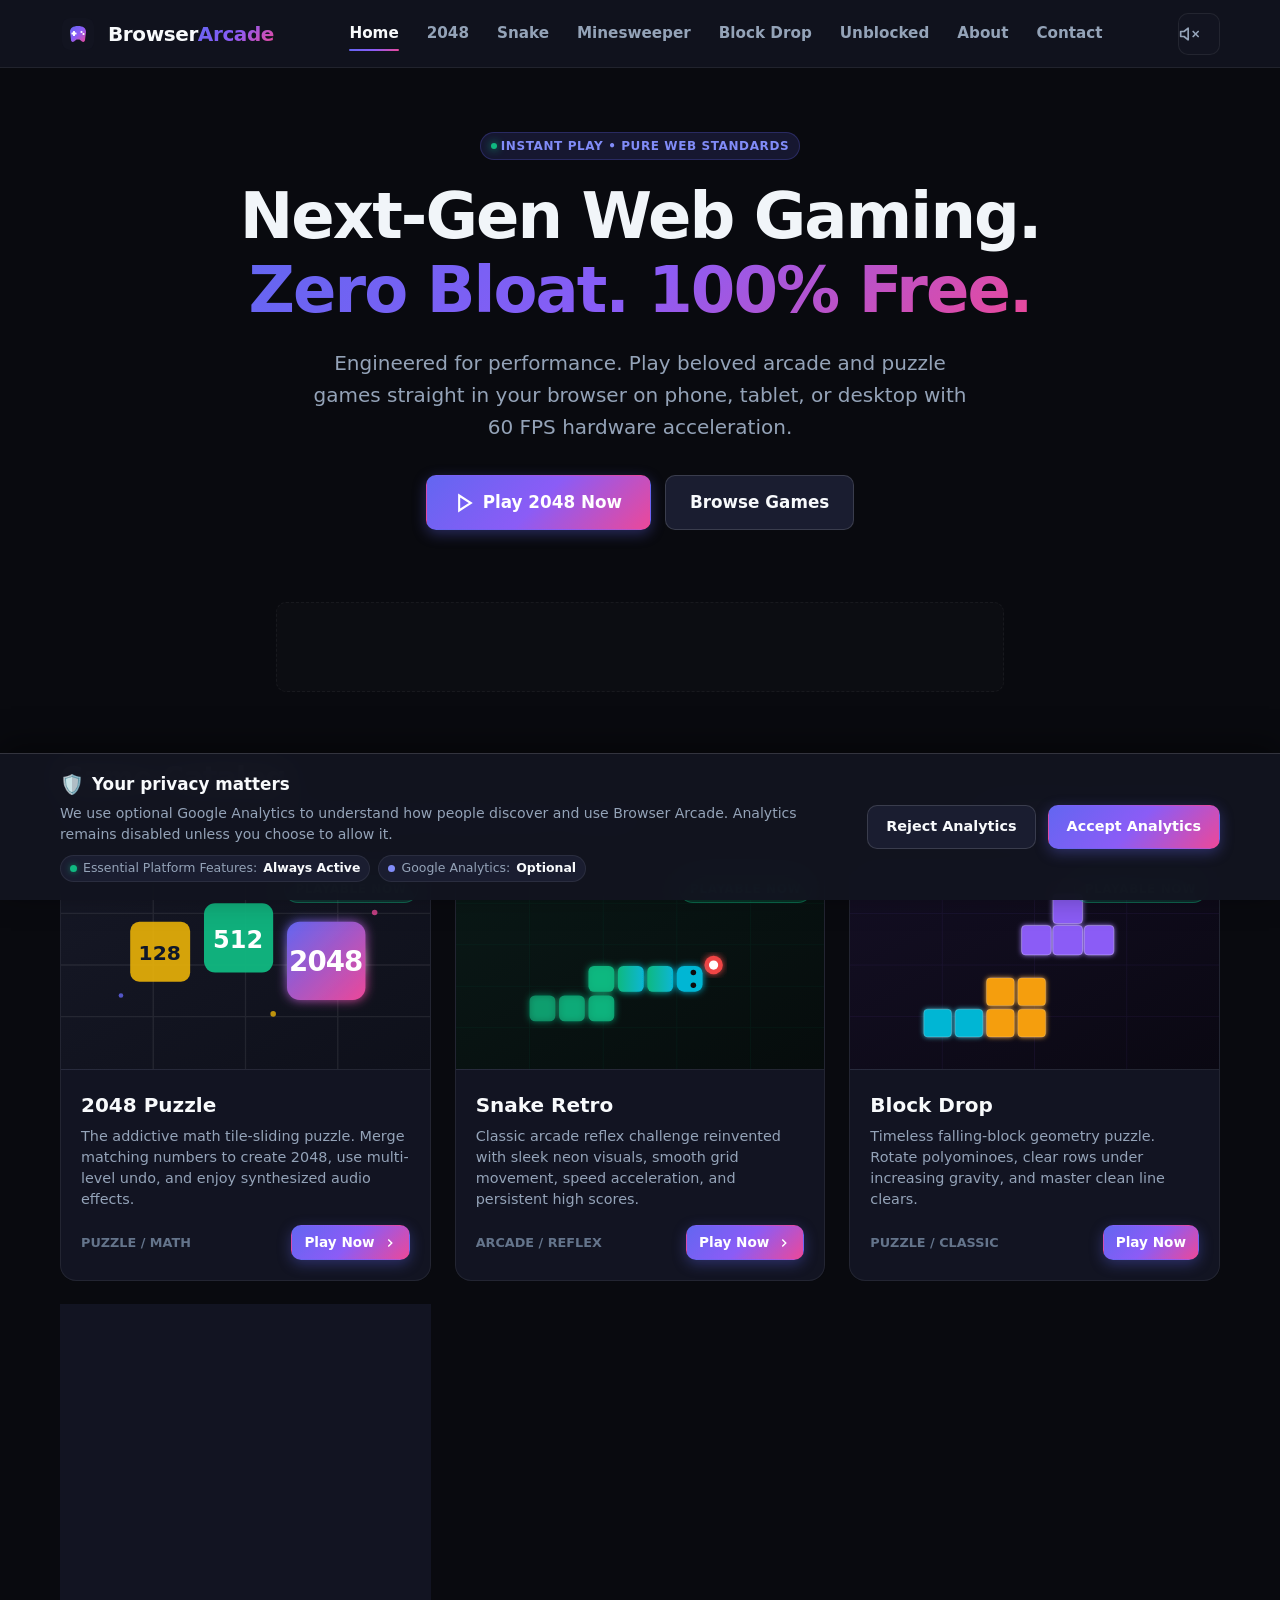
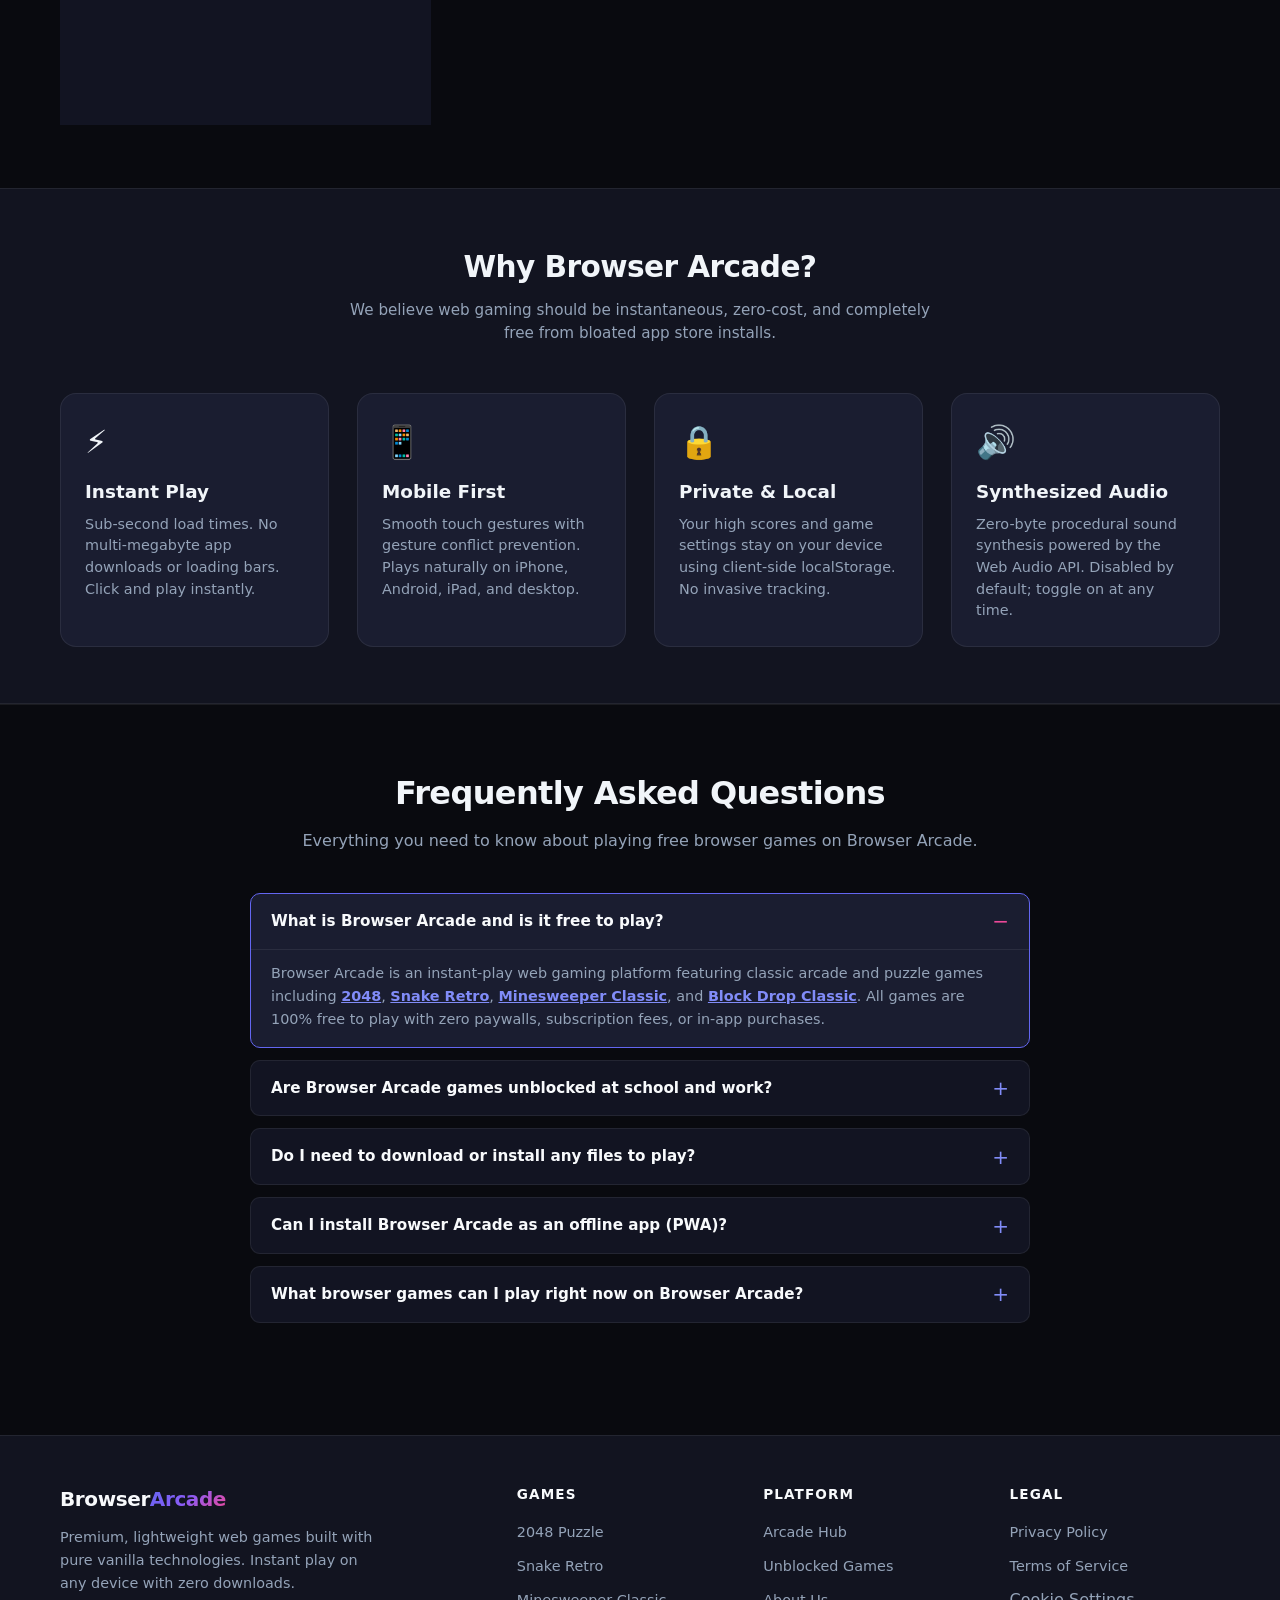
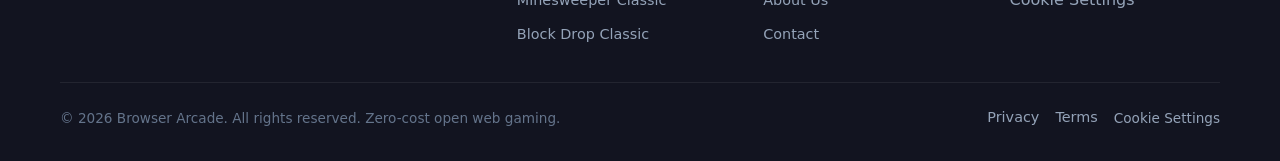
<file: index.html>
<!DOCTYPE html>
<html lang="en">
<head>
  <meta charset="UTF-8">
  <meta name="viewport" content="width=device-width, initial-scale=1.0">
  <title>Browser Arcade: Free Online Browser Games (Instant Play, No Ads)</title>
  <meta name="description" content="Play free online browser games with zero downloads or installs. Enjoy instant-play 2048 Puzzle, Snake Retro, Minesweeper Classic, and Block Drop unblocked on any device.">
  <meta name="keywords" content="browser games, free online games, 2048, play 2048, arcade games, web games, no download games">
  <link rel="canonical" href="https://browserarcade.pages.dev/">
  <meta name="google-site-verification" content="46DloKyXt49qwvIPGf2A_tMU1worQrg-GEfR09ugmco" />

  <!-- Open Graph / Social -->
  <meta property="og:type" content="website">
  <meta property="og:url" content="https://browserarcade.pages.dev/">
  <meta property="og:title" content="Browser Arcade - Free Online Browser Games | Instant Play">
  <meta property="og:description" content="Premium, lightweight browser gaming platform. Play 2048 and upcoming classic games instantly on mobile and desktop.">
  <meta property="og:image" content="https://browserarcade.pages.dev/assets/images/og-image.png">
  <meta property="og:image:type" content="image/png">
  <meta property="og:image:width" content="1200">
  <meta property="og:image:height" content="630">
  <meta property="og:image:alt" content="Browser Arcade - Free online browser games featuring 2048 puzzle, pure HTML5, and retro arcade aesthetic.">

  <!-- Twitter Card -->
  <meta name="twitter:card" content="summary_large_image">
  <meta name="twitter:title" content="Browser Arcade - Free Online Browser Games">
  <meta name="twitter:description" content="Instant-play lightweight browser games. No installs, 100% free web games.">
  <meta name="twitter:image" content="https://browserarcade.pages.dev/assets/images/og-image.png">

  <!-- Favicon & PWA -->
  <link rel="icon" type="image/svg+xml" href="/favicon.svg">
  <link rel="manifest" href="/manifest.webmanifest">
  <meta name="theme-color" content="#6366F1">

  <!-- Stylesheets -->
  <link rel="stylesheet" href="/assets/css/reset.css">
  <link rel="stylesheet" href="/assets/css/variables.css">
  <link rel="stylesheet" href="/assets/css/components.css">
  <link rel="stylesheet" href="/assets/css/platform.css">

  <!-- Schema.org JSON-LD -->
  <script type="application/ld+json">
  {
    "@context": "https://schema.org",
    "@graph": [
      {
        "@type": "WebSite",
        "@id": "https://browserarcade.pages.dev/#website",
        "name": "Browser Arcade",
        "url": "https://browserarcade.pages.dev/",
        "description": "Free, lightweight online browser gaming platform featuring instant-play puzzle and arcade games with zero downloads or subscriptions.",
        "inLanguage": "en"
      },
      {
        "@type": "Organization",
        "@id": "https://browserarcade.pages.dev/#organization",
        "name": "Browser Arcade",
        "url": "https://browserarcade.pages.dev/",
        "logo": {
          "@type": "ImageObject",
          "url": "https://browserarcade.pages.dev/favicon.svg"
        }
      },
      {
        "@type": "ItemList",
        "name": "Playable Classic Browser Games",
        "description": "Featured high-performance HTML5 browser games on Browser Arcade",
        "itemListElement": [
          {
            "@type": "ListItem",
            "position": 1,
            "name": "2048 Puzzle",
            "url": "https://browserarcade.pages.dev/games/2048/"
          },
          {
            "@type": "ListItem",
            "position": 2,
            "name": "Snake Retro",
            "url": "https://browserarcade.pages.dev/games/snake/"
          },
          {
            "@type": "ListItem",
            "position": 3,
            "name": "Minesweeper Classic",
            "url": "https://browserarcade.pages.dev/games/minesweeper/"
          },
          {
            "@type": "ListItem",
            "position": 4,
            "name": "Block Drop Classic",
            "url": "https://browserarcade.pages.dev/games/blockdrop/"
          }
        ]
      },
      {
        "@type": "FAQPage",
        "@id": "https://browserarcade.pages.dev/#faq",
        "mainEntity": [
          {
            "@type": "Question",
            "name": "What is Browser Arcade and is it free to play?",
            "acceptedAnswer": {
              "@type": "Answer",
              "text": "Browser Arcade is an instant-play web gaming platform featuring classic arcade and puzzle games including 2048, Retro Snake, Minesweeper Classic, and Block Drop. All games are 100% free with zero paywalls, subscription fees, or in-app purchases."
            }
          },
          {
            "@type": "Question",
            "name": "Are Browser Arcade games unblocked at school and work?",
            "acceptedAnswer": {
              "@type": "Answer",
              "text": "Yes. Browser Arcade games are built with pure client-side HTML5, CSS3, and modern JavaScript with zero Flash or executable binary requirements. They bypass common web filter restrictions and run smoothly on school Chromebooks, library computers, and workplace networks. You can access all titles directly through our Unblocked Games hub."
            }
          },
          {
            "@type": "Question",
            "name": "Do I need to download or install any files to play?",
            "acceptedAnswer": {
              "@type": "Answer",
              "text": "No downloads, extensions, or installations are required. All games launch directly within your web browser (Google Chrome, Safari, Firefox, Edge) in under one second. Your high scores and preferences are saved locally on your device using client-side localStorage."
            }
          },
          {
            "@type": "Question",
            "name": "Can I install Browser Arcade as an offline app (PWA)?",
            "acceptedAnswer": {
              "@type": "Answer",
              "text": "Yes! Browser Arcade is a certified Progressive Web App (PWA). You can click the 'Install App' button in our header navigation or tap 'Add to Home Screen' on your mobile browser (iOS Safari or Android Chrome) to play all games offline with zero latency."
            }
          },
          {
            "@type": "Question",
            "name": "What browser games can I play right now on Browser Arcade?",
            "acceptedAnswer": {
              "@type": "Answer",
              "text": "You can immediately play 4 evergreen classics: 2048 Puzzle (with infinite undo and procedural audio), Snake Retro (featuring Neon, Nokia 3310 LCD, and Midnight skins), Minesweeper Classic (with 100% safe first-clicks and Windows 95 retro theme), and Block Drop Classic (polyomino line-clearing with 7-bag RNG). More titles are actively added to the arcade catalog."
            }
          }
        ]
      }
    ]
  }
  </script>
</head>
<body class="arcade-layout">
  <!-- Accessibility Skip Link -->
  <a href="#mainContent" class="skip-to-content">Skip to content</a>

  <!-- Platform Header -->
  <header class="arcade-header">
    <div class="container arcade-header-inner">
      <a href="/" class="arcade-brand" aria-label="Browser Arcade Home">
        <div class="arcade-brand-logo">
          <svg width="32" height="32" viewBox="0 0 64 64">
            <defs>
              <linearGradient id="navLogoGrad" x1="0%" y1="0%" x2="100%" y2="100%">
                <stop offset="0%" stop-color="#6366F1"/>
                <stop offset="50%" stop-color="#8B5CF6"/>
                <stop offset="100%" stop-color="#EC4899"/>
              </linearGradient>
            </defs>
            <rect width="64" height="64" rx="16" fill="#121420"/>
            <path d="M16 28 C16 20, 22 16, 32 16 C42 16, 48 20, 48 28 L46 44 C46 47, 43 49, 40 47 L35 43 L29 43 L24 47 C21 49, 18 47, 18 44 Z" fill="url(#navLogoGrad)"/>
            <rect x="22" y="26" width="4" height="10" rx="1" fill="#FFFFFF"/>
            <rect x="19" y="29" width="10" height="4" rx="1" fill="#FFFFFF"/>
            <circle cx="39" cy="28" r="2.2" fill="#FFFFFF"/>
            <circle cx="43" cy="32" r="2.2" fill="#FFFFFF"/>
          </svg>
        </div>
        <div class="arcade-brand-text">Browser<span>Arcade</span></div>
      </a>

      <!-- Desktop Navigation -->
      <nav class="arcade-nav" aria-label="Primary Navigation">
        <a href="/" class="arcade-nav-link active">Home</a>
        <a href="/games/2048/" class="arcade-nav-link">2048</a>
        <a href="/games/snake/" class="arcade-nav-link">Snake</a>
        <a href="/games/minesweeper/" class="arcade-nav-link">Minesweeper</a>
        <a href="/games/blockdrop/" class="arcade-nav-link">Block Drop</a>
        <a href="/unblocked/" class="arcade-nav-link">Unblocked</a>
        <a href="/about/" class="arcade-nav-link">About</a>
        <a href="/contact/" class="arcade-nav-link">Contact</a>
      </nav>

      <!-- Header Actions -->
      <div class="arcade-header-actions">
        <button class="pwa-install-btn" type="button" aria-label="Install Browser Arcade App">
          📲 Install App
        </button>
        <button class="arcade-btn-icon sound-toggle-btn" aria-label="Toggle Sound Effects" title="Sound Effects">
          <span class="sound-icon"></span>
        </button>
        <button class="arcade-mobile-toggle" id="mobileNavToggle" aria-label="Toggle Navigation Menu" aria-expanded="false">
          <span></span>
          <span></span>
          <span></span>
        </button>
      </div>
    </div>
  </header>

  <!-- Mobile Navigation Drawer -->
  <div class="arcade-mobile-drawer" id="mobileNavDrawer" aria-label="Mobile Navigation">
    <a href="/" class="arcade-mobile-link active">Home</a>
    <a href="/games/2048/" class="arcade-mobile-link">2048 Puzzle</a>
    <a href="/games/snake/" class="arcade-mobile-link">Snake Retro</a>
    <a href="/games/minesweeper/" class="arcade-mobile-link">Minesweeper Classic</a>
    <a href="/games/blockdrop/" class="arcade-mobile-link">Block Drop Classic</a>
    <a href="/unblocked/" class="arcade-mobile-link">Unblocked Games</a>
    <a href="/about/" class="arcade-mobile-link">About Browser Arcade</a>
    <a href="/contact/" class="arcade-mobile-link">Contact Us</a>
    <a href="/privacy/" class="arcade-mobile-link">Privacy Policy</a>
    <a href="/terms/" class="arcade-mobile-link">Terms of Service</a>
  </div>

  <!-- Main Content -->
  <main class="arcade-main" id="mainContent">
    <!-- Hero Banner -->
    <section style="padding: 64px 0 48px; text-align: center; position: relative; overflow: hidden;">
      <div class="container" style="position: relative; z-index: 2;">
        <div class="badge badge-pulse" style="margin-bottom: 20px;">
          <span>Instant Play &bull; Pure Web Standards</span>
        </div>
        <h1 style="font-size: clamp(2.4rem, 6vw, 4rem); font-weight: 900; letter-spacing: -0.03em; margin-bottom: 20px; line-height: 1.15;">
          Next-Gen Web Gaming.<br>
          <span style="background: var(--primary-gradient); -webkit-background-clip: text; -webkit-text-fill-color: transparent;">Zero Bloat. 100% Free.</span>
        </h1>
        <p style="font-size: clamp(1rem, 2.5vw, 1.25rem); color: var(--text-muted); max-width: 680px; margin: 0 auto 32px; line-height: 1.6;">
          Engineered for performance. Play beloved arcade and puzzle games straight in your browser on phone, tablet, or desktop with 60 FPS hardware acceleration.
        </p>
        <div style="display: flex; gap: 14px; justify-content: center; flex-wrap: wrap;">
          <a href="/games/2048/" class="arcade-btn arcade-btn-primary" style="padding: 14px 28px; font-size: 1.05rem;">
            <svg width="20" height="20" viewBox="0 0 24 24" fill="none" stroke="currentColor" stroke-width="2.5">
              <polygon points="5 3 19 12 5 21 5 3"></polygon>
            </svg>
            Play 2048 Now
          </a>
          <a href="#gameCatalog" class="arcade-btn arcade-btn-secondary" style="padding: 14px 24px; font-size: 1.05rem;">
            Browse Games
          </a>
        </div>
      </div>
    </section>

    <!-- AdSense Ready Placeholder (Zero CLS) -->
    <div class="container">
      <div class="arcade-ad-slot arcade-ad-leaderboard" aria-hidden="true"></div>
      <div class="arcade-ad-slot arcade-ad-mobile-banner" aria-hidden="true"></div>
    </div>

    <!-- Games Catalog Grid -->
    <section id="gameCatalog" style="padding: 40px 0 64px;">
      <div class="container">
        <div style="display: flex; justify-content: space-between; align-items: flex-end; margin-bottom: 32px; flex-wrap: wrap; gap: 16px;">
          <div>
            <h2 style="font-size: 1.85rem; font-weight: 800; letter-spacing: -0.02em; margin-bottom: 6px;">Game Catalog</h2>
            <p style="color: var(--text-muted); font-size: 0.95rem;">Select any game to launch immediately without loading screens or paywalls.</p>
          </div>
          <span class="badge">4 Playable &bull; 0 Coming Soon</span>
        </div>

        <div style="display: grid; grid-template-columns: repeat(auto-fill, minmax(280px, 1fr)); gap: 24px;">
          <!-- Game 1: 2048 (Active & Playable) -->
          <article class="arcade-card game-card">
            <div class="game-card-media">
              <img src="/assets/images/games/2048-thumb.svg" alt="2048 Puzzle Game" width="400" height="225" loading="eager">
              <div style="position: absolute; top: 12px; right: 12px;">
                <span class="badge" style="background: rgba(16, 185, 129, 0.2); color: #34D399; border-color: rgba(16, 185, 129, 0.4);">
                  PLAYABLE NOW
                </span>
              </div>
            </div>
            <div class="game-card-body">
              <h3 class="game-card-title">2048 Puzzle</h3>
              <p class="game-card-desc">
                The addictive math tile-sliding puzzle. Merge matching numbers to create 2048, use multi-level undo, and enjoy synthesized audio effects.
              </p>
              <div style="display: flex; justify-content: space-between; align-items: center; margin-top: auto;">
                <span style="font-size: 0.8rem; font-weight: 700; color: var(--text-dim); text-transform: uppercase;">Puzzle / Math</span>
                <a href="/games/2048/" class="arcade-btn arcade-btn-primary arcade-btn-sm">
                  Play Now
                  <svg width="14" height="14" viewBox="0 0 24 24" fill="none" stroke="currentColor" stroke-width="2.5">
                    <polyline points="9 18 15 12 9 6"></polyline>
                  </svg>
                </a>
              </div>
            </div>
          </article>

          <!-- Game 2: Snake Retro (Active & Playable) -->
          <article class="arcade-card game-card">
            <div class="game-card-media">
              <img src="/assets/images/games/snake-thumb.svg" alt="Snake Retro Arcade" width="400" height="225" loading="lazy">
              <div style="position: absolute; top: 12px; right: 12px;">
                <span class="badge" style="background: rgba(16, 185, 129, 0.2); color: #34D399; border-color: rgba(16, 185, 129, 0.4);">
                  PLAYABLE NOW
                </span>
              </div>
            </div>
            <div class="game-card-body">
              <h3 class="game-card-title">Snake Retro</h3>
              <p class="game-card-desc">
                Classic arcade reflex challenge reinvented with sleek neon visuals, smooth grid movement, speed acceleration, and persistent high scores.
              </p>
              <div style="display: flex; justify-content: space-between; align-items: center; margin-top: auto;">
                <span style="font-size: 0.8rem; font-weight: 700; color: var(--text-dim); text-transform: uppercase;">Arcade / Reflex</span>
                <a href="/games/snake/" class="arcade-btn arcade-btn-primary arcade-btn-sm">
                  Play Now
                  <svg width="14" height="14" viewBox="0 0 24 24" fill="none" stroke="currentColor" stroke-width="2.5">
                    <polyline points="9 18 15 12 9 6"></polyline>
                  </svg>
                </a>
              </div>
            </div>
          </article>

          <!-- Game 3: Block Drop (Active & Playable) -->
          <article class="arcade-card game-card">
            <div class="game-card-media">
              <img src="/assets/images/games/blockdrop-thumb.svg" alt="Block Drop Classic" width="400" height="225" loading="lazy">
              <div style="position: absolute; top: 12px; right: 12px;">
                <span class="badge" style="background: rgba(16, 185, 129, 0.2); color: #34D399; border-color: rgba(16, 185, 129, 0.4);">
                  PLAYABLE NOW
                </span>
              </div>
            </div>
            <div class="game-card-body">
              <h3 class="game-card-title">Block Drop</h3>
              <p class="game-card-desc">
                Timeless falling-block geometry puzzle. Rotate polyominoes, clear rows under increasing gravity, and master clean line clears.
              </p>
              <div style="display: flex; justify-content: space-between; align-items: center; margin-top: auto;">
                <span style="font-size: 0.8rem; font-weight: 700; color: var(--text-dim); text-transform: uppercase;">Puzzle / Classic</span>
                <a href="/games/blockdrop/" class="arcade-btn arcade-btn-primary arcade-btn-sm">
                  Play Now
                </a>
              </div>
            </div>
          </article>

          <!-- Game 4: Mine Sweeper (Active & Playable) -->
          <article class="arcade-card game-card">
            <div class="game-card-media">
              <img src="/assets/images/games/minesweeper-thumb.svg" alt="Mine Sweeper Strategy" width="400" height="225" loading="lazy">
              <div style="position: absolute; top: 12px; right: 12px;">
                <span class="badge" style="background: rgba(16, 185, 129, 0.2); color: #34D399; border-color: rgba(16, 185, 129, 0.4);">
                  PLAYABLE NOW
                </span>
              </div>
            </div>
            <div class="game-card-body">
              <h3 class="game-card-title">Mine Sweeper</h3>
              <p class="game-card-desc">
                High-stakes deductive reasoning. Uncover numerical clues, flag dangerous hidden mines, and solve boards from Beginner to Expert.
              </p>
              <div style="display: flex; justify-content: space-between; align-items: center; margin-top: auto;">
                <span style="font-size: 0.8rem; font-weight: 700; color: var(--text-dim); text-transform: uppercase;">Strategy / Logic</span>
                <a href="/games/minesweeper/" class="arcade-btn arcade-btn-primary arcade-btn-sm">
                  Play Now
                </a>
              </div>
            </div>
          </article>
        </div>
      </div>
    </section>

    <!-- Platform Values / Features -->
    <section style="background: var(--bg-surface); padding: 56px 0; border-top: 1px solid var(--border-subtle); border-bottom: 1px solid var(--border-subtle);">
      <div class="container">
        <div style="text-align: center; max-width: 600px; margin: 0 auto 48px;">
          <h2 style="font-size: 1.85rem; font-weight: 800; letter-spacing: -0.02em; margin-bottom: 10px;">Why Browser Arcade?</h2>
          <p style="color: var(--text-muted); font-size: 0.95rem;">We believe web gaming should be instantaneous, zero-cost, and completely free from bloated app store installs.</p>
        </div>

        <div style="display: grid; grid-template-columns: repeat(auto-fit, minmax(240px, 1fr)); gap: 28px;">
          <div style="padding: 24px; background: var(--bg-surface-elevated); border: 1px solid var(--border-subtle); border-radius: var(--radius-lg);">
            <div style="font-size: 2rem; margin-bottom: 12px;">⚡</div>
            <h3 style="font-size: 1.15rem; font-weight: 700; margin-bottom: 8px;">Instant Play</h3>
            <p style="font-size: 0.9rem; color: var(--text-muted); line-height: 1.5;">Sub-second load times. No multi-megabyte app downloads or loading bars. Click and play instantly.</p>
          </div>

          <div style="padding: 24px; background: var(--bg-surface-elevated); border: 1px solid var(--border-subtle); border-radius: var(--radius-lg);">
            <div style="font-size: 2rem; margin-bottom: 12px;">📱</div>
            <h3 style="font-size: 1.15rem; font-weight: 700; margin-bottom: 8px;">Mobile First</h3>
            <p style="font-size: 0.9rem; color: var(--text-muted); line-height: 1.5;">Smooth touch gestures with gesture conflict prevention. Plays naturally on iPhone, Android, iPad, and desktop.</p>
          </div>

          <div style="padding: 24px; background: var(--bg-surface-elevated); border: 1px solid var(--border-subtle); border-radius: var(--radius-lg);">
            <div style="font-size: 2rem; margin-bottom: 12px;">🔒</div>
            <h3 style="font-size: 1.15rem; font-weight: 700; margin-bottom: 8px;">Private & Local</h3>
            <p style="font-size: 0.9rem; color: var(--text-muted); line-height: 1.5;">Your high scores and game settings stay on your device using client-side localStorage. No invasive tracking.</p>
          </div>

          <div style="padding: 24px; background: var(--bg-surface-elevated); border: 1px solid var(--border-subtle); border-radius: var(--radius-lg);">
            <div style="font-size: 2rem; margin-bottom: 12px;">🔊</div>
            <h3 style="font-size: 1.15rem; font-weight: 700; margin-bottom: 8px;">Synthesized Audio</h3>
            <p style="font-size: 0.9rem; color: var(--text-muted); line-height: 1.5;">Zero-byte procedural sound synthesis powered by the Web Audio API. Disabled by default; toggle on at any time.</p>
          </div>
        </div>
      </div>
    </section>

    <!-- Frequently Asked Questions (FAQ) Section -->
    <section class="arcade-editorial-section" style="padding: 64px 0; border-top: 1px solid var(--border-subtle);">
      <div class="container" style="max-width: 820px;">
        <div style="text-align: center; margin-bottom: 40px;">
          <h2 style="font-size: 2rem; font-weight: 800; letter-spacing: -0.02em; margin-bottom: 12px;">Frequently Asked Questions</h2>
          <p style="color: var(--text-muted); font-size: 1rem; line-height: 1.5;">Everything you need to know about playing free browser games on Browser Arcade.</p>
        </div>

        <div class="arcade-faq-group">
          <details class="arcade-faq-item" open>
            <summary class="arcade-faq-question">What is Browser Arcade and is it free to play?</summary>
            <div class="arcade-faq-answer">
              Browser Arcade is an instant-play web gaming platform featuring classic arcade and puzzle games including <a href="/games/2048/" style="color: var(--primary-400); text-decoration: underline; font-weight: 600;">2048</a>, <a href="/games/snake/" style="color: var(--primary-400); text-decoration: underline; font-weight: 600;">Snake Retro</a>, <a href="/games/minesweeper/" style="color: var(--primary-400); text-decoration: underline; font-weight: 600;">Minesweeper Classic</a>, and <a href="/games/blockdrop/" style="color: var(--primary-400); text-decoration: underline; font-weight: 600;">Block Drop Classic</a>. All games are 100% free to play with zero paywalls, subscription fees, or in-app purchases.
            </div>
          </details>

          <details class="arcade-faq-item">
            <summary class="arcade-faq-question">Are Browser Arcade games unblocked at school and work?</summary>
            <div class="arcade-faq-answer">
              Yes. Browser Arcade games are built with pure client-side HTML5, CSS3, and modern JavaScript with zero Flash or executable binary requirements. They bypass common web filter restrictions and run smoothly on school Chromebooks, library computers, and workplace networks. You can access all titles directly through our <a href="/unblocked/" style="color: var(--primary-400); text-decoration: underline; font-weight: 600;">Unblocked Games Hub</a>.
            </div>
          </details>

          <details class="arcade-faq-item">
            <summary class="arcade-faq-question">Do I need to download or install any files to play?</summary>
            <div class="arcade-faq-answer">
              No downloads, extensions, or installations are required. All games launch directly within your web browser (Google Chrome, Safari, Firefox, Edge) in under one second. Your high scores, retro skins, and sound preferences are saved locally on your device using client-side <code>localStorage</code>.
            </div>
          </details>

          <details class="arcade-faq-item">
            <summary class="arcade-faq-question">Can I install Browser Arcade as an offline app (PWA)?</summary>
            <div class="arcade-faq-answer">
              Yes! Browser Arcade is a certified Progressive Web App (PWA). You can click the <strong>Install App</strong> button in our navigation header or tap <em>Add to Home Screen</em> on your mobile browser (iOS Safari or Android Chrome) to play all games offline with zero latency and full cache persistence.
            </div>
          </details>

          <details class="arcade-faq-item">
            <summary class="arcade-faq-question">What browser games can I play right now on Browser Arcade?</summary>
            <div class="arcade-faq-answer">
              You can immediately play four evergreen classics:
              <ul style="margin: 8px 0 0 20px; display: flex; flex-direction: column; gap: 6px;">
                <li><a href="/games/2048/" style="color: var(--primary-400); text-decoration: underline; font-weight: 600;">2048 Puzzle</a>: Tile-merging challenge with infinite undo and procedural audio.</li>
                <li><a href="/games/snake/" style="color: var(--primary-400); text-decoration: underline; font-weight: 600;">Snake Retro</a>: 60 FPS arena snake with Neon, Nokia 3310 LCD, and Midnight skins.</li>
                <li><a href="/games/minesweeper/" style="color: var(--primary-400); text-decoration: underline; font-weight: 600;">Minesweeper Classic</a>: Deductive minefield logic with 100% safe first-clicks and Windows 95 retro theme.</li>
                <li><a href="/games/blockdrop/" style="color: var(--primary-400); text-decoration: underline; font-weight: 600;">Block Drop Classic</a>: Polyomino line-clearing with official 7-bag RNG and ghost pieces.</li>
              </ul>
            </div>
          </details>
        </div>
      </div>
    </section>
  </main>

  <!-- Platform Footer -->
  <footer class="arcade-footer">
    <div class="container">
      <div class="arcade-footer-grid">
        <div>
          <div class="arcade-brand">
            <div class="arcade-brand-text">Browser<span>Arcade</span></div>
          </div>
          <p class="arcade-footer-brand-desc">
            Premium, lightweight web games built with pure vanilla technologies. Instant play on any device with zero downloads.
          </p>
        </div>
        <div>
          <h3 class="arcade-footer-title">Games</h3>
          <ul class="arcade-footer-list">
            <li><a href="/games/2048/" class="arcade-footer-link">2048 Puzzle</a></li>
            <li><a href="/games/snake/" class="arcade-footer-link">Snake Retro</a></li>
            <li><a href="/games/minesweeper/" class="arcade-footer-link">Minesweeper Classic</a></li>
            <li><a href="/games/blockdrop/" class="arcade-footer-link">Block Drop Classic</a></li>
          </ul>
        </div>
        <div>
          <h3 class="arcade-footer-title">Platform</h3>
          <ul class="arcade-footer-list">
            <li><a href="/" class="arcade-footer-link">Arcade Hub</a></li>
            <li><a href="/unblocked/" class="arcade-footer-link">Unblocked Games</a></li>
            <li><a href="/about/" class="arcade-footer-link">About Us</a></li>
            <li><a href="/contact/" class="arcade-footer-link">Contact</a></li>
          </ul>
        </div>
        <div>
          <h3 class="arcade-footer-title">Legal</h3>
          <ul class="arcade-footer-list">
            <li><a href="/privacy/" class="arcade-footer-link">Privacy Policy</a></li>
            <li><a href="/terms/" class="arcade-footer-link">Terms of Service</a></li>
            <li><button type="button" class="arcade-footer-link cookie-settings-trigger">Cookie Settings</button></li>
          </ul>
        </div>
      </div>
      <div class="arcade-footer-bottom">
        <div>&copy; 2026 Browser Arcade. All rights reserved. Zero-cost open web gaming.</div>
        <div style="display: flex; gap: 16px;">
          <a href="/privacy/" class="arcade-footer-link">Privacy</a>
          <a href="/terms/" class="arcade-footer-link">Terms</a>
          <button type="button" class="arcade-footer-link" id="cookieSettingsBtn">Cookie Settings</button>
        </div>
      </div>
    </div>
  </footer>

  <!-- Monetag Smart Tag -->
  <script src="https://quge5.com/88/tag.min.js" data-zone="311193" async data-cfasync="false"></script>
  <!-- Platform Shell Script -->
  <script type="module" src="/assets/js/arcade.js"></script>
</body>
</html>
</file>
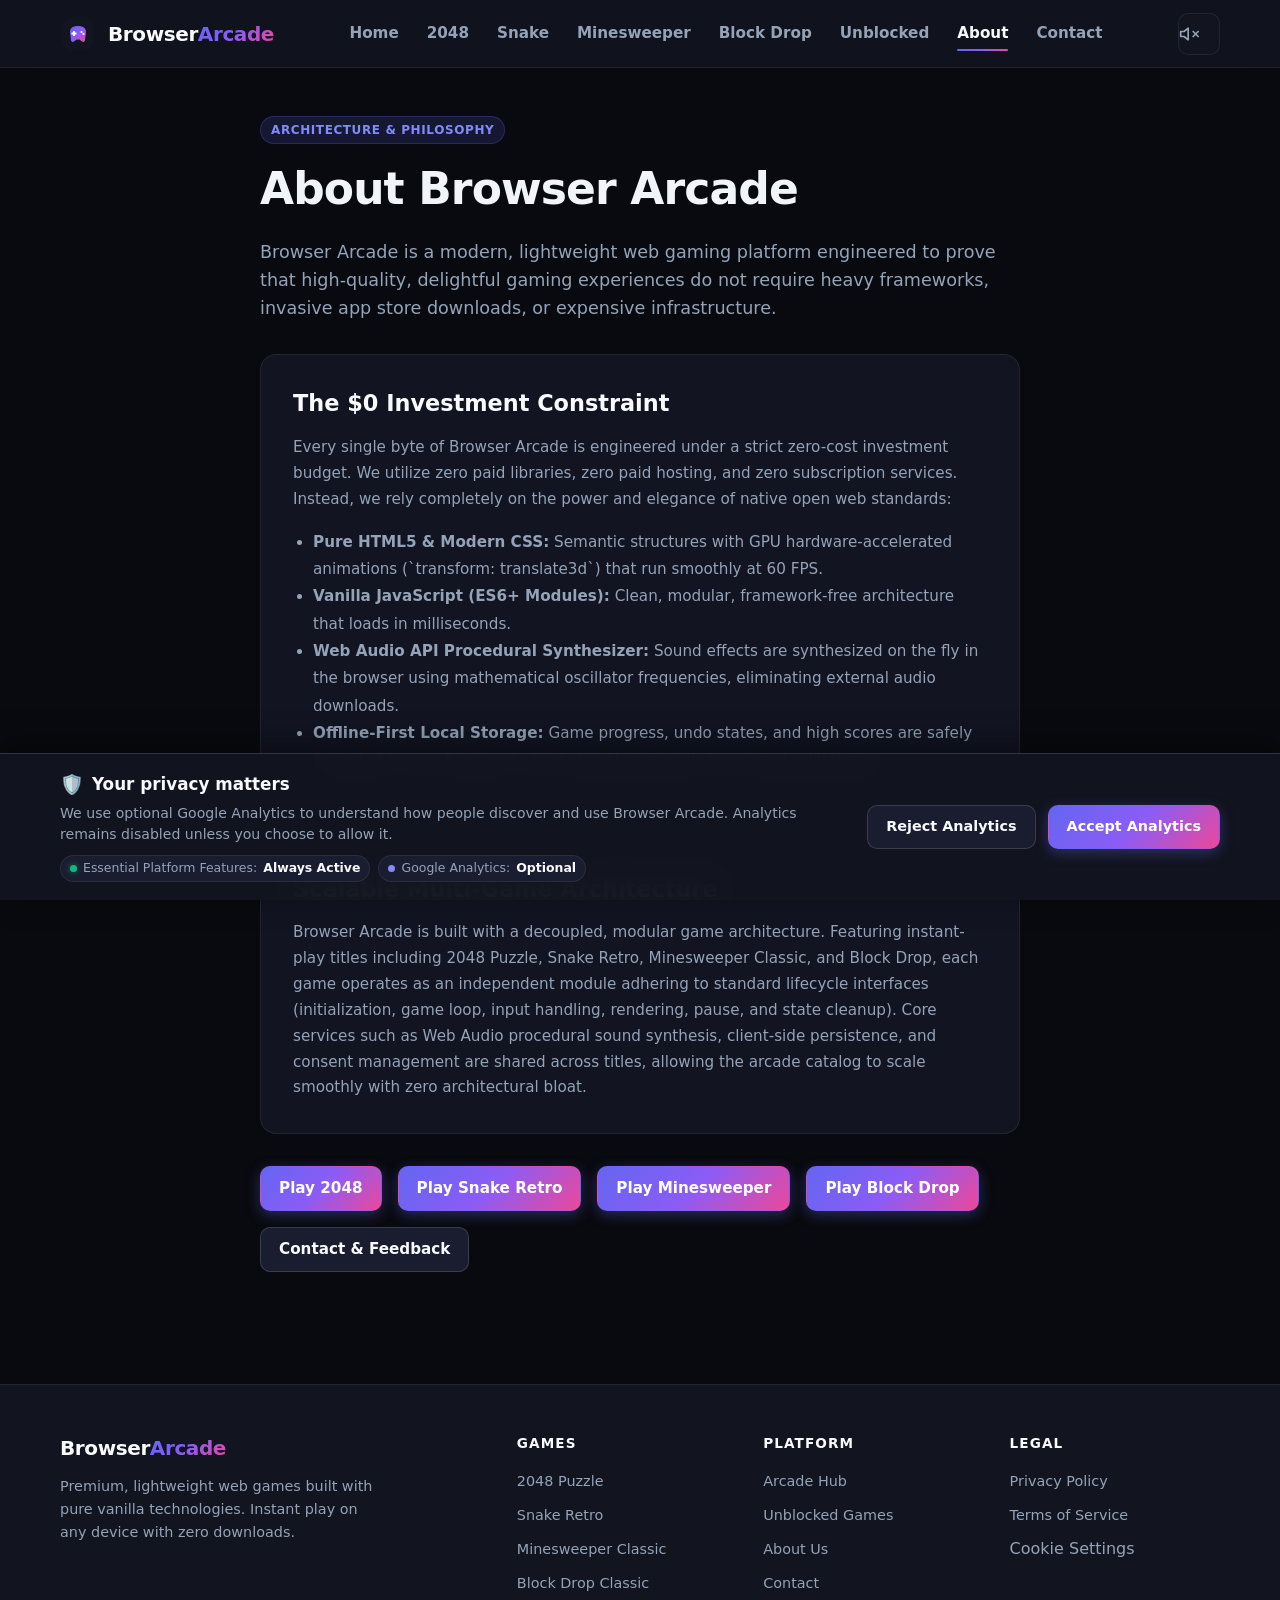
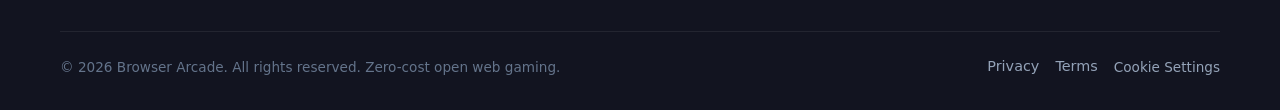
<file: about/index.html>
<!DOCTYPE html>
<html lang="en">
<head>
  <meta charset="UTF-8">
  <meta name="viewport" content="width=device-width, initial-scale=1.0">
  <title>About Browser Arcade - Zero-Bloat Web Gaming</title>
  <meta name="description" content="Learn about Browser Arcade's mission to deliver instant, high-performance web gaming using pure open web standards and zero paid dependencies.">
  <link rel="canonical" href="https://browserarcade.pages.dev/about/">

  <!-- Open Graph -->
  <meta property="og:type" content="website">
  <meta property="og:url" content="https://browserarcade.pages.dev/about/">
  <meta property="og:title" content="About Browser Arcade - Zero-Bloat Web Gaming">
  <meta property="og:description" content="Pure HTML5, CSS3, and Vanilla JavaScript gaming platform. Instant play on any device.">
  <meta property="og:image" content="https://browserarcade.pages.dev/assets/images/og-image.png">
  <meta property="og:image:type" content="image/png">
  <meta property="og:image:width" content="1200">
  <meta property="og:image:height" content="630">
  <meta property="og:image:alt" content="About Browser Arcade - Pure HTML5 and lightweight browser gaming mission.">

  <!-- Twitter Card -->
  <meta name="twitter:card" content="summary_large_image">
  <meta name="twitter:title" content="About Browser Arcade - Zero-Bloat Web Gaming">
  <meta name="twitter:description" content="Pure HTML5, CSS3, and Vanilla JavaScript gaming platform. Instant play on any device.">
  <meta name="twitter:image" content="https://browserarcade.pages.dev/assets/images/og-image.png">

  <link rel="icon" type="image/svg+xml" href="/favicon.svg">
  <link rel="manifest" href="/manifest.webmanifest">
  <meta name="theme-color" content="#6366F1">

  <link rel="stylesheet" href="/assets/css/reset.css">
  <link rel="stylesheet" href="/assets/css/variables.css">
  <link rel="stylesheet" href="/assets/css/components.css">
  <link rel="stylesheet" href="/assets/css/platform.css">
</head>
<body class="arcade-layout">
  <a href="#mainContent" class="skip-to-content">Skip to content</a>

  <!-- Platform Header -->
  <header class="arcade-header">
    <div class="container arcade-header-inner">
      <a href="/" class="arcade-brand" aria-label="Browser Arcade Home">
        <div class="arcade-brand-logo">
          <svg width="32" height="32" viewBox="0 0 64 64">
            <defs>
              <linearGradient id="navLogoGradAbout" x1="0%" y1="0%" x2="100%" y2="100%">
                <stop offset="0%" stop-color="#6366F1"/>
                <stop offset="50%" stop-color="#8B5CF6"/>
                <stop offset="100%" stop-color="#EC4899"/>
              </linearGradient>
            </defs>
            <rect width="64" height="64" rx="16" fill="#121420"/>
            <path d="M16 28 C16 20, 22 16, 32 16 C42 16, 48 20, 48 28 L46 44 C46 47, 43 49, 40 47 L35 43 L29 43 L24 47 C21 49, 18 47, 18 44 Z" fill="url(#navLogoGradAbout)"/>
            <rect x="22" y="26" width="4" height="10" rx="1" fill="#FFFFFF"/>
            <rect x="19" y="29" width="10" height="4" rx="1" fill="#FFFFFF"/>
            <circle cx="39" cy="28" r="2.2" fill="#FFFFFF"/>
            <circle cx="43" cy="32" r="2.2" fill="#FFFFFF"/>
          </svg>
        </div>
        <div class="arcade-brand-text">Browser<span>Arcade</span></div>
      </a>

      <nav class="arcade-nav" aria-label="Primary Navigation">
        <a href="/" class="arcade-nav-link">Home</a>
        <a href="/games/2048/" class="arcade-nav-link">2048</a>
        <a href="/games/snake/" class="arcade-nav-link">Snake</a>
        <a href="/games/minesweeper/" class="arcade-nav-link">Minesweeper</a>
        <a href="/games/blockdrop/" class="arcade-nav-link">Block Drop</a>
        <a href="/unblocked/" class="arcade-nav-link">Unblocked</a>
        <a href="/about/" class="arcade-nav-link active">About</a>
        <a href="/contact/" class="arcade-nav-link">Contact</a>
      </nav>

      <div class="arcade-header-actions">
        <button class="arcade-btn-icon sound-toggle-btn" aria-label="Toggle Sound Effects" title="Sound Effects">
          <span class="sound-icon"></span>
        </button>
        <button class="arcade-mobile-toggle" id="mobileNavToggle" aria-label="Toggle Navigation Menu" aria-expanded="false">
          <span></span>
          <span></span>
          <span></span>
        </button>
      </div>
    </div>
  </header>

  <!-- Mobile Navigation Drawer -->
  <div class="arcade-mobile-drawer" id="mobileNavDrawer" aria-label="Mobile Navigation">
    <a href="/" class="arcade-mobile-link">Home</a>
    <a href="/games/2048/" class="arcade-mobile-link">2048 Puzzle</a>
    <a href="/games/snake/" class="arcade-mobile-link">Snake Retro</a>
    <a href="/games/minesweeper/" class="arcade-mobile-link">Minesweeper Classic</a>
    <a href="/games/blockdrop/" class="arcade-mobile-link">Block Drop Classic</a>
    <a href="/unblocked/" class="arcade-mobile-link">Unblocked Games</a>
    <a href="/about/" class="arcade-mobile-link active">About Browser Arcade</a>
    <a href="/contact/" class="arcade-mobile-link">Contact Us</a>
    <a href="/privacy/" class="arcade-mobile-link">Privacy Policy</a>
    <a href="/terms/" class="arcade-mobile-link">Terms of Service</a>
  </div>

  <main class="arcade-main" id="mainContent" style="padding: 48px 0 64px;">
    <div class="container" style="max-width: 800px;">
      <div style="margin-bottom: 32px;">
        <span class="badge" style="margin-bottom: 12px;">Architecture & Philosophy</span>
        <h1 style="font-size: clamp(2rem, 5vw, 2.75rem); font-weight: 900; letter-spacing: -0.02em; margin-bottom: 16px;">
          About Browser Arcade
        </h1>
        <p style="color: var(--text-muted); font-size: 1.1rem; line-height: 1.6;">
          Browser Arcade is a modern, lightweight web gaming platform engineered to prove that high-quality, delightful gaming experiences do not require heavy frameworks, invasive app store downloads, or expensive infrastructure.
        </p>
      </div>

      <div class="arcade-card" style="padding: 32px; margin-bottom: 32px;">
        <h2 style="font-size: 1.4rem; font-weight: 800; color: var(--text-main); margin-bottom: 14px;">The $0 Investment Constraint</h2>
        <p style="color: var(--text-muted); font-size: 0.95rem; line-height: 1.7; margin-bottom: 16px;">
          Every single byte of Browser Arcade is engineered under a strict zero-cost investment budget. We utilize zero paid libraries, zero paid hosting, and zero subscription services. Instead, we rely completely on the power and elegance of native open web standards:
        </p>
        <ul style="list-style: disc; padding-left: 20px; color: var(--text-muted); font-size: 0.95rem; line-height: 1.8;">
          <li><strong>Pure HTML5 & Modern CSS:</strong> Semantic structures with GPU hardware-accelerated animations (`transform: translate3d`) that run smoothly at 60 FPS.</li>
          <li><strong>Vanilla JavaScript (ES6+ Modules):</strong> Clean, modular, framework-free architecture that loads in milliseconds.</li>
          <li><strong>Web Audio API Procedural Synthesizer:</strong> Sound effects are synthesized on the fly in the browser using mathematical oscillator frequencies, eliminating external audio downloads.</li>
          <li><strong>Offline-First Local Storage:</strong> Game progress, undo states, and high scores are safely persisted in your browser's client-side storage with zero remote databases.</li>
        </ul>
      </div>

      <div class="arcade-card" style="padding: 32px; margin-bottom: 32px;">
        <h2 style="font-size: 1.4rem; font-weight: 800; color: var(--text-main); margin-bottom: 14px;">Scalable Multi-Game Architecture</h2>
        <p style="color: var(--text-muted); font-size: 0.95rem; line-height: 1.7;">
          Browser Arcade is built with a decoupled, modular game architecture. Featuring instant-play titles including 2048 Puzzle, Snake Retro, Minesweeper Classic, and Block Drop, each game operates as an independent module adhering to standard lifecycle interfaces (initialization, game loop, input handling, rendering, pause, and state cleanup). Core services such as Web Audio procedural sound synthesis, client-side persistence, and consent management are shared across titles, allowing the arcade catalog to scale smoothly with zero architectural bloat.
        </p>
      </div>

      <div style="display: flex; gap: 16px; flex-wrap: wrap;">
        <a href="/games/2048/" class="arcade-btn arcade-btn-primary">
          Play 2048
        </a>
        <a href="/games/snake/" class="arcade-btn arcade-btn-primary">
          Play Snake Retro
        </a>
        <a href="/games/minesweeper/" class="arcade-btn arcade-btn-primary">
          Play Minesweeper
        </a>
        <a href="/games/blockdrop/" class="arcade-btn arcade-btn-primary">
          Play Block Drop
        </a>
        <a href="/contact/" class="arcade-btn arcade-btn-secondary">
          Contact & Feedback
        </a>
      </div>
    </div>
  </main>

  <footer class="arcade-footer">
    <div class="container">
      <div class="arcade-footer-grid">
        <div>
          <div class="arcade-brand">
            <div class="arcade-brand-text">Browser<span>Arcade</span></div>
          </div>
          <p class="arcade-footer-brand-desc">
            Premium, lightweight web games built with pure vanilla technologies. Instant play on any device with zero downloads.
          </p>
        </div>
        <div>
          <h3 class="arcade-footer-title">Games</h3>
          <ul class="arcade-footer-list">
            <li><a href="/games/2048/" class="arcade-footer-link">2048 Puzzle</a></li>
            <li><a href="/games/snake/" class="arcade-footer-link">Snake Retro</a></li>
            <li><a href="/games/minesweeper/" class="arcade-footer-link">Minesweeper Classic</a></li>
            <li><a href="/games/blockdrop/" class="arcade-footer-link">Block Drop Classic</a></li>
          </ul>
        </div>
        <div>
          <h3 class="arcade-footer-title">Platform</h3>
          <ul class="arcade-footer-list">
            <li><a href="/" class="arcade-footer-link">Arcade Hub</a></li>
            <li><a href="/unblocked/" class="arcade-footer-link">Unblocked Games</a></li>
            <li><a href="/about/" class="arcade-footer-link">About Us</a></li>
            <li><a href="/contact/" class="arcade-footer-link">Contact</a></li>
          </ul>
        </div>
        <div>
          <h3 class="arcade-footer-title">Legal</h3>
          <ul class="arcade-footer-list">
            <li><a href="/privacy/" class="arcade-footer-link">Privacy Policy</a></li>
            <li><a href="/terms/" class="arcade-footer-link">Terms of Service</a></li>
            <li><button type="button" class="arcade-footer-link cookie-settings-trigger">Cookie Settings</button></li>
          </ul>
        </div>
      </div>
      <div class="arcade-footer-bottom">
        <div>&copy; 2026 Browser Arcade. All rights reserved. Zero-cost open web gaming.</div>
        <div style="display: flex; gap: 16px;">
          <a href="/privacy/" class="arcade-footer-link">Privacy</a>
          <a href="/terms/" class="arcade-footer-link">Terms</a>
          <button type="button" class="arcade-footer-link" id="cookieSettingsBtn">Cookie Settings</button>
        </div>
      </div>
    </div>
  </footer>

  <!-- Monetag Smart Tag -->
  <script src="https://quge5.com/88/tag.min.js" data-zone="311193" async data-cfasync="false"></script>
  <script type="module" src="/assets/js/arcade.js"></script>
</body>
</html>
</file>
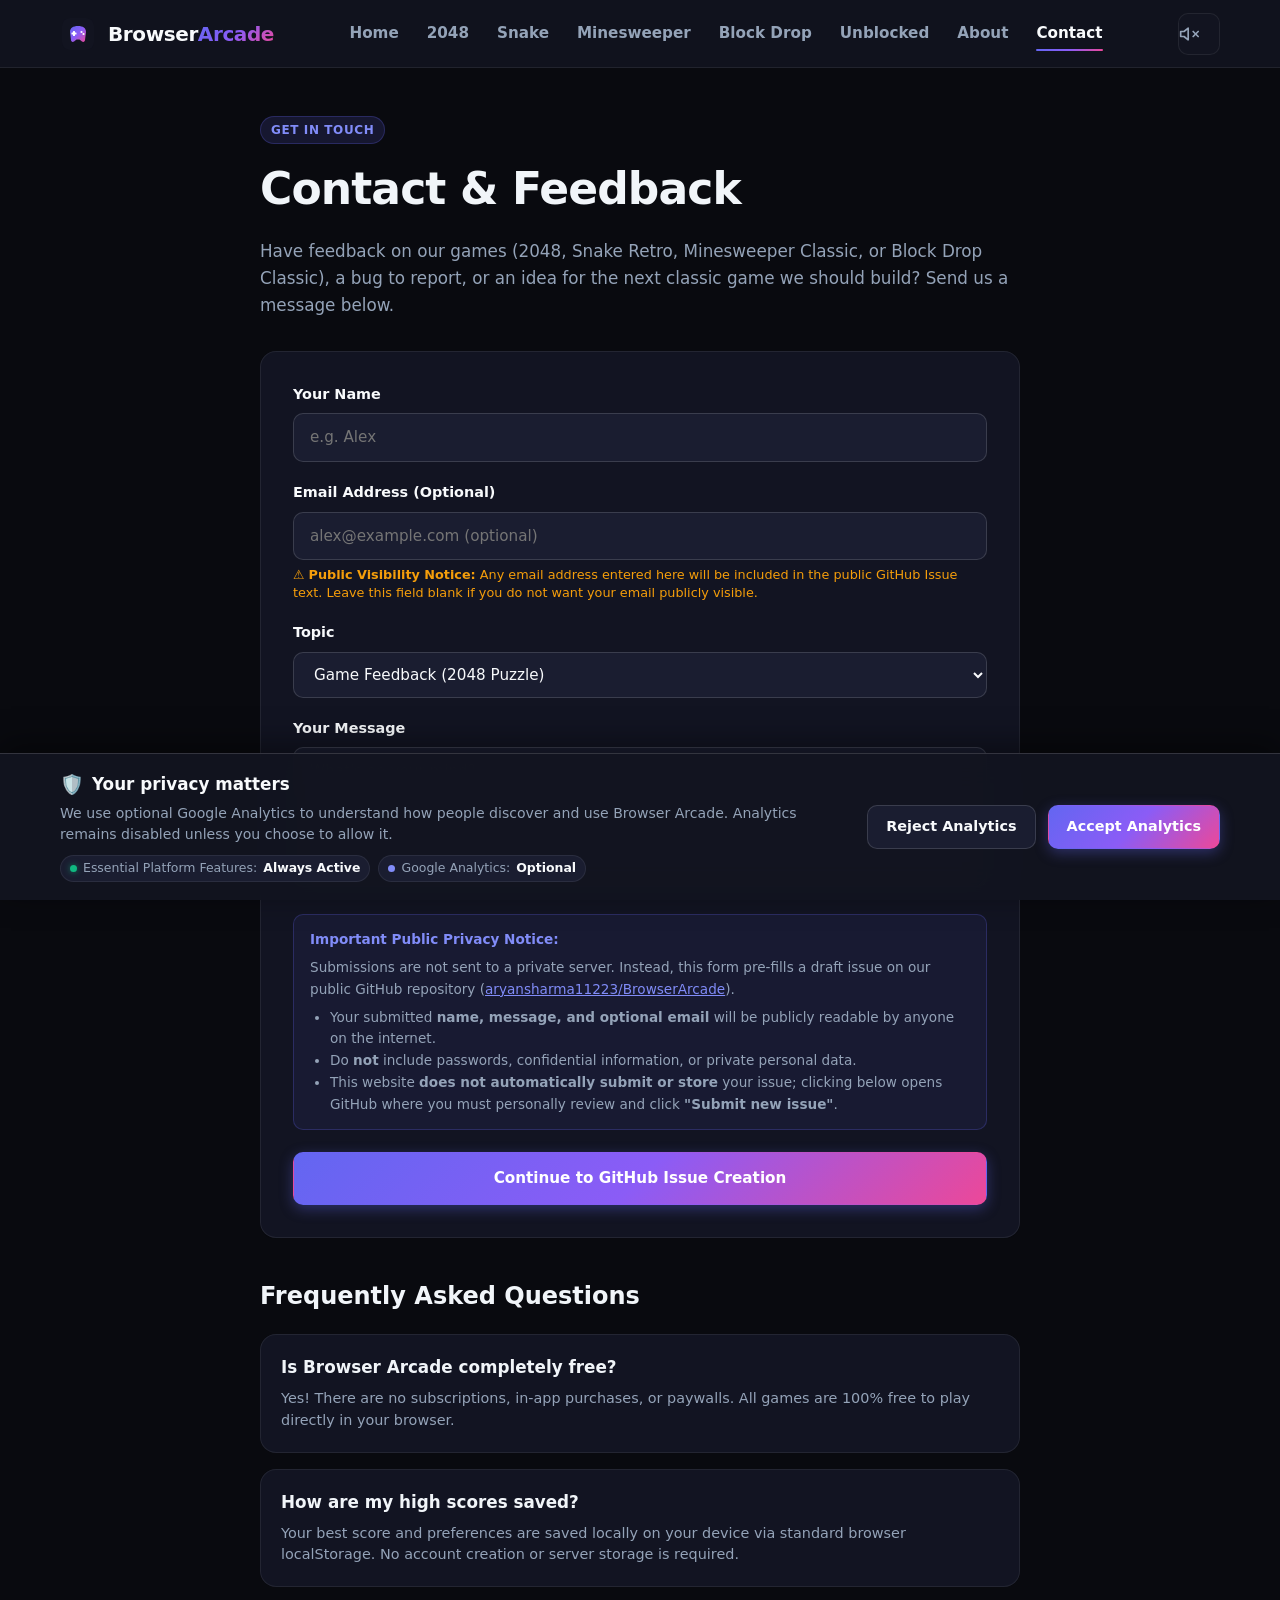
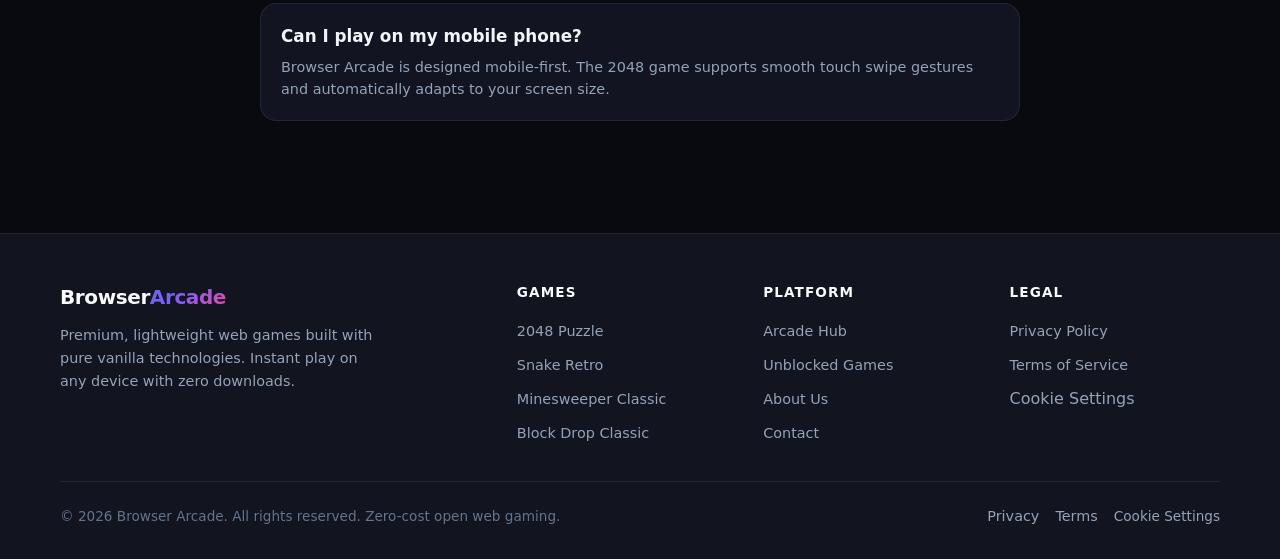
<file: contact/index.html>
<!DOCTYPE html>
<html lang="en">
<head>
  <meta charset="UTF-8">
  <meta name="viewport" content="width=device-width, initial-scale=1.0">
  <title>Contact & Feedback - Browser Arcade</title>
  <meta name="description" content="Get in touch with Browser Arcade. Share feedback, submit game ideas, or report gameplay issues.">
  <link rel="canonical" href="https://browserarcade.pages.dev/contact/">

  <!-- Open Graph -->
  <meta property="og:type" content="website">
  <meta property="og:url" content="https://browserarcade.pages.dev/contact/">
  <meta property="og:title" content="Contact & Feedback - Browser Arcade">
  <meta property="og:description" content="Share your suggestions, feedback, or game requests with the Browser Arcade team.">
  <meta property="og:image" content="https://browserarcade.pages.dev/assets/images/og-image.png">
  <meta property="og:image:type" content="image/png">
  <meta property="og:image:width" content="1200">
  <meta property="og:image:height" content="630">
  <meta property="og:image:alt" content="Contact Browser Arcade - Feedback, game ideas, and support.">

  <!-- Twitter Card -->
  <meta name="twitter:card" content="summary_large_image">
  <meta name="twitter:title" content="Contact & Feedback - Browser Arcade">
  <meta name="twitter:description" content="Share your suggestions, feedback, or game requests with the Browser Arcade team.">
  <meta name="twitter:image" content="https://browserarcade.pages.dev/assets/images/og-image.png">

  <link rel="icon" type="image/svg+xml" href="/favicon.svg">
  <link rel="manifest" href="/manifest.webmanifest">
  <meta name="theme-color" content="#6366F1">

  <link rel="stylesheet" href="/assets/css/reset.css">
  <link rel="stylesheet" href="/assets/css/variables.css">
  <link rel="stylesheet" href="/assets/css/components.css">
  <link rel="stylesheet" href="/assets/css/platform.css">
</head>
<body class="arcade-layout">
  <a href="#mainContent" class="skip-to-content">Skip to content</a>

  <!-- Header -->
  <header class="arcade-header">
    <div class="container arcade-header-inner">
      <a href="/" class="arcade-brand" aria-label="Browser Arcade Home">
        <div class="arcade-brand-logo">
          <svg width="32" height="32" viewBox="0 0 64 64">
            <defs>
              <linearGradient id="navLogoGradContact" x1="0%" y1="0%" x2="100%" y2="100%">
                <stop offset="0%" stop-color="#6366F1"/>
                <stop offset="50%" stop-color="#8B5CF6"/>
                <stop offset="100%" stop-color="#EC4899"/>
              </linearGradient>
            </defs>
            <rect width="64" height="64" rx="16" fill="#121420"/>
            <path d="M16 28 C16 20, 22 16, 32 16 C42 16, 48 20, 48 28 L46 44 C46 47, 43 49, 40 47 L35 43 L29 43 L24 47 C21 49, 18 47, 18 44 Z" fill="url(#navLogoGradContact)"/>
            <rect x="22" y="26" width="4" height="10" rx="1" fill="#FFFFFF"/>
            <rect x="19" y="29" width="10" height="4" rx="1" fill="#FFFFFF"/>
            <circle cx="39" cy="28" r="2.2" fill="#FFFFFF"/>
            <circle cx="43" cy="32" r="2.2" fill="#FFFFFF"/>
          </svg>
        </div>
        <div class="arcade-brand-text">Browser<span>Arcade</span></div>
      </a>

      <nav class="arcade-nav" aria-label="Primary Navigation">
        <a href="/" class="arcade-nav-link">Home</a>
        <a href="/games/2048/" class="arcade-nav-link">2048</a>
        <a href="/games/snake/" class="arcade-nav-link">Snake</a>
        <a href="/games/minesweeper/" class="arcade-nav-link">Minesweeper</a>
        <a href="/games/blockdrop/" class="arcade-nav-link">Block Drop</a>
        <a href="/unblocked/" class="arcade-nav-link">Unblocked</a>
        <a href="/about/" class="arcade-nav-link">About</a>
        <a href="/contact/" class="arcade-nav-link active">Contact</a>
      </nav>

      <div class="arcade-header-actions">
        <button class="arcade-btn-icon sound-toggle-btn" aria-label="Toggle Sound Effects" title="Sound Effects">
          <span class="sound-icon"></span>
        </button>
        <button class="arcade-mobile-toggle" id="mobileNavToggle" aria-label="Toggle Navigation Menu" aria-expanded="false">
          <span></span>
          <span></span>
          <span></span>
        </button>
      </div>
    </div>
  </header>

  <!-- Mobile Navigation Drawer -->
  <div class="arcade-mobile-drawer" id="mobileNavDrawer" aria-label="Mobile Navigation">
    <a href="/" class="arcade-mobile-link">Home</a>
    <a href="/games/2048/" class="arcade-mobile-link">2048 Puzzle</a>
    <a href="/games/snake/" class="arcade-mobile-link">Snake Retro</a>
    <a href="/games/minesweeper/" class="arcade-mobile-link">Minesweeper Classic</a>
    <a href="/games/blockdrop/" class="arcade-mobile-link">Block Drop Classic</a>
    <a href="/unblocked/" class="arcade-mobile-link">Unblocked Games</a>
    <a href="/about/" class="arcade-mobile-link">About Browser Arcade</a>
    <a href="/contact/" class="arcade-mobile-link active">Contact Us</a>
    <a href="/privacy/" class="arcade-mobile-link">Privacy Policy</a>
    <a href="/terms/" class="arcade-mobile-link">Terms of Service</a>
  </div>

  <main class="arcade-main" id="mainContent" style="padding: 48px 0 64px;">
    <div class="container" style="max-width: 800px;">
      <div style="margin-bottom: 32px;">
        <span class="badge" style="margin-bottom: 12px;">Get in Touch</span>
        <h1 style="font-size: clamp(2rem, 5vw, 2.75rem); font-weight: 900; letter-spacing: -0.02em; margin-bottom: 16px;">
          Contact & Feedback
        </h1>
        <p style="color: var(--text-muted); font-size: 1.05rem; line-height: 1.6;">
          Have feedback on our games (2048, Snake Retro, Minesweeper Classic, or Block Drop Classic), a bug to report, or an idea for the next classic game we should build? Send us a message below.
        </p>
      </div>

      <!-- Feedback Form Card (Zero backend, GitHub Issues dispatch) -->
      <div class="arcade-card" style="padding: 32px; margin-bottom: 40px;">
        <form id="contactForm" onsubmit="event.preventDefault(); handleContactSubmit();">
          <div style="margin-bottom: 20px;">
            <label for="contactName" style="display: block; font-size: 0.9rem; font-weight: 600; margin-bottom: 8px; color: var(--text-main);">
              Your Name
            </label>
            <input
              type="text"
              id="contactName"
              required
              placeholder="e.g. Alex"
              style="width: 100%; padding: 12px 16px; background: var(--bg-surface-elevated); border: 1px solid var(--border-medium); border-radius: var(--radius-md); color: var(--text-main); font-size: 0.95rem; outline: none;"
            >
          </div>

          <div style="margin-bottom: 20px;">
            <label for="contactEmail" style="display: block; font-size: 0.9rem; font-weight: 600; margin-bottom: 8px; color: var(--text-main);">
              Email Address (Optional)
            </label>
            <input
              type="email"
              id="contactEmail"
              placeholder="alex@example.com (optional)"
              style="width: 100%; padding: 12px 16px; background: var(--bg-surface-elevated); border: 1px solid var(--border-medium); border-radius: var(--radius-md); color: var(--text-main); font-size: 0.95rem; outline: none;"
            >
            <span style="display: block; font-size: 0.8rem; color: #f59e0b; margin-top: 6px; line-height: 1.4;">
              ⚠️ <strong>Public Visibility Notice:</strong> Any email address entered here will be included in the public GitHub Issue text. Leave this field blank if you do not want your email publicly visible.
            </span>
          </div>

          <div style="margin-bottom: 20px;">
            <label for="contactTopic" style="display: block; font-size: 0.9rem; font-weight: 600; margin-bottom: 8px; color: var(--text-main);">
              Topic
            </label>
            <select
              id="contactTopic"
              style="width: 100%; padding: 12px 16px; background: var(--bg-surface-elevated); border: 1px solid var(--border-medium); border-radius: var(--radius-md); color: var(--text-main); font-size: 0.95rem; outline: none;"
            >
              <option value="Game Feedback - 2048">Game Feedback (2048 Puzzle)</option>
              <option value="Game Feedback - Snake">Game Feedback (Snake Retro)</option>
              <option value="Game Feedback - Minesweeper">Game Feedback (Minesweeper Classic)</option>
              <option value="Game Feedback - Block Drop">Game Feedback (Block Drop Classic)</option>
              <option value="Bug Report">Bug or Glitch Report</option>
              <option value="Game Suggestion">New Game Suggestion</option>
              <option value="General Inquiry">General Question</option>
            </select>
          </div>

          <div style="margin-bottom: 20px;">
            <label for="contactMessage" style="display: block; font-size: 0.9rem; font-weight: 600; margin-bottom: 8px; color: var(--text-main);">
              Your Message
            </label>
            <textarea
              id="contactMessage"
              required
              rows="5"
              placeholder="What's on your mind?..."
              style="width: 100%; padding: 12px 16px; background: var(--bg-surface-elevated); border: 1px solid var(--border-medium); border-radius: var(--radius-md); color: var(--text-main); font-size: 0.95rem; outline: none; resize: vertical;"
            ></textarea>
          </div>

          <!-- Public GitHub Issue Notice -->
          <div style="margin-bottom: 22px; padding: 14px 16px; border-radius: var(--radius-md); background: rgba(99, 102, 241, 0.08); border: 1px solid rgba(99, 102, 241, 0.25); color: var(--text-muted); font-size: 0.85rem; line-height: 1.6;">
            <strong style="color: var(--primary-400); display: block; margin-bottom: 6px;">Important Public Privacy Notice:</strong>
            Submissions are not sent to a private server. Instead, this form pre-fills a draft issue on our public GitHub repository (<a href="https://github.com/aryansharma11223/BrowserArcade" target="_blank" rel="noopener" style="color: var(--primary-400); text-decoration: underline;">aryansharma11223/BrowserArcade</a>).
            <ul style="list-style: disc; padding-left: 20px; margin-top: 6px;">
              <li>Your submitted <strong>name, message, and optional email</strong> will be publicly readable by anyone on the internet.</li>
              <li>Do <strong>not</strong> include passwords, confidential information, or private personal data.</li>
              <li>This website <strong>does not automatically submit or store</strong> your issue; clicking below opens GitHub where you must personally review and click <strong>"Submit new issue"</strong>.</li>
            </ul>
          </div>

          <button type="submit" id="submitBtn" class="arcade-btn arcade-btn-primary" style="width: 100%; padding: 14px;">
            Continue to GitHub Issue Creation
          </button>
        </form>

        <!-- Status & Fallback Action Container -->
        <div id="contactStatus" style="display: none; margin-top: 24px; padding: 20px; border-radius: var(--radius-md); background: rgba(16, 185, 129, 0.12); border: 1px solid var(--accent-emerald); color: #E2E8F0; font-size: 0.95rem;">
          <div style="display: flex; align-items: flex-start; gap: 10px; margin-bottom: 12px;">
            <span style="font-size: 1.25rem;">↗️</span>
            <div>
              <strong id="statusTitle" style="color: #A7F3D0; font-size: 1rem; display: block; margin-bottom: 4px;">GitHub Issue Page Prepared</strong>
              <p id="statusDesc" style="color: var(--text-muted); font-size: 0.9rem; line-height: 1.5; margin: 0;">
                A new browser tab has been prepared with your issue details. Please review your draft and click <strong>"Submit new issue"</strong> on GitHub to complete submission.
              </p>
            </div>
          </div>

          <div style="display: flex; gap: 12px; margin-top: 16px; flex-wrap: wrap;">
            <a id="githubDirectLink" href="#" target="_blank" rel="noopener" class="arcade-btn arcade-btn-primary arcade-btn-sm" style="text-decoration: none;">
              Open GitHub Issue
            </a>
            <button type="button" id="copyMessageBtn" onclick="copyFormattedFeedback();" class="arcade-btn arcade-btn-secondary arcade-btn-sm">
              Copy Formatted Message
            </button>
            <span id="copyConfirm" style="display: none; align-self: center; font-size: 0.85rem; color: #34D399; font-weight: 600;">
              Copied to clipboard!
            </span>
          </div>
        </div>
      </div>

      <!-- Frequently Asked Questions -->
      <section>
        <h2 style="font-size: 1.5rem; font-weight: 800; margin-bottom: 20px;">Frequently Asked Questions</h2>
        <div style="display: flex; flex-direction: column; gap: 16px;">
          <div class="arcade-card" style="padding: 20px;">
            <h3 style="font-size: 1.05rem; font-weight: 700; margin-bottom: 8px;">Is Browser Arcade completely free?</h3>
            <p style="font-size: 0.9rem; color: var(--text-muted); line-height: 1.5;">Yes! There are no subscriptions, in-app purchases, or paywalls. All games are 100% free to play directly in your browser.</p>
          </div>
          <div class="arcade-card" style="padding: 20px;">
            <h3 style="font-size: 1.05rem; font-weight: 700; margin-bottom: 8px;">How are my high scores saved?</h3>
            <p style="font-size: 0.9rem; color: var(--text-muted); line-height: 1.5;">Your best score and preferences are saved locally on your device via standard browser localStorage. No account creation or server storage is required.</p>
          </div>
          <div class="arcade-card" style="padding: 20px;">
            <h3 style="font-size: 1.05rem; font-weight: 700; margin-bottom: 8px;">Can I play on my mobile phone?</h3>
            <p style="font-size: 0.9rem; color: var(--text-muted); line-height: 1.5;">Browser Arcade is designed mobile-first. The 2048 game supports smooth touch swipe gestures and automatically adapts to your screen size.</p>
          </div>
        </div>
      </section>
    </div>
  </main>

  <footer class="arcade-footer">
    <div class="container">
      <div class="arcade-footer-grid">
        <div>
          <div class="arcade-brand">
            <div class="arcade-brand-text">Browser<span>Arcade</span></div>
          </div>
          <p class="arcade-footer-brand-desc">
            Premium, lightweight web games built with pure vanilla technologies. Instant play on any device with zero downloads.
          </p>
        </div>
        <div>
          <h3 class="arcade-footer-title">Games</h3>
          <ul class="arcade-footer-list">
            <li><a href="/games/2048/" class="arcade-footer-link">2048 Puzzle</a></li>
            <li><a href="/games/snake/" class="arcade-footer-link">Snake Retro</a></li>
            <li><a href="/games/minesweeper/" class="arcade-footer-link">Minesweeper Classic</a></li>
            <li><a href="/games/blockdrop/" class="arcade-footer-link">Block Drop Classic</a></li>
          </ul>
        </div>
        <div>
          <h3 class="arcade-footer-title">Platform</h3>
          <ul class="arcade-footer-list">
            <li><a href="/" class="arcade-footer-link">Arcade Hub</a></li>
            <li><a href="/unblocked/" class="arcade-footer-link">Unblocked Games</a></li>
            <li><a href="/about/" class="arcade-footer-link">About Us</a></li>
            <li><a href="/contact/" class="arcade-footer-link">Contact</a></li>
          </ul>
        </div>
        <div>
          <h3 class="arcade-footer-title">Legal</h3>
          <ul class="arcade-footer-list">
            <li><a href="/privacy/" class="arcade-footer-link">Privacy Policy</a></li>
            <li><a href="/terms/" class="arcade-footer-link">Terms of Service</a></li>
            <li><button type="button" class="arcade-footer-link cookie-settings-trigger">Cookie Settings</button></li>
          </ul>
        </div>
      </div>
      <div class="arcade-footer-bottom">
        <div>&copy; 2026 Browser Arcade. All rights reserved. Zero-cost open web gaming.</div>
        <div style="display: flex; gap: 16px;">
          <a href="/privacy/" class="arcade-footer-link">Privacy</a>
          <a href="/terms/" class="arcade-footer-link">Terms</a>
          <button type="button" class="arcade-footer-link" id="cookieSettingsBtn">Cookie Settings</button>
        </div>
      </div>
    </div>
  </footer>

  <script type="module" src="/assets/js/arcade.js"></script>
  <script>
    let lastFormattedBody = '';

    function handleContactSubmit() {
      const name = document.getElementById('contactName').value.trim();
      const topic = document.getElementById('contactTopic').value;
      const message = document.getElementById('contactMessage').value.trim();
      const email = document.getElementById('contactEmail').value.trim();

      const issueTitle = `[${topic}] Feedback from ${name}`;
      const issueBody = `### Feedback Submission
- **Topic:** ${topic}
- **Submitted By:** ${name}
${email ? `- **Contact Email (Optional):** ${email}` : '- **Contact Email:** Not provided'}

### Message
${message}

---
*Prepared via Browser Arcade Contact Form. Please review and click "Submit new issue" above to post.*`;

      lastFormattedBody = issueBody;

      const githubRepoUrl = 'https://github.com/aryansharma11223/BrowserArcade/issues/new';
      const issueUrl = `${githubRepoUrl}?title=${encodeURIComponent(issueTitle)}&body=${encodeURIComponent(issueBody)}`;

      const statusEl = document.getElementById('contactStatus');
      const directLink = document.getElementById('githubDirectLink');
      const statusTitle = document.getElementById('statusTitle');
      const statusDesc = document.getElementById('statusDesc');

      directLink.href = issueUrl;
      statusEl.style.display = 'block';

      // Attempt to open GitHub Issue in a new tab
      const win = window.open(issueUrl, '_blank');

      if (!win || win.closed || typeof win.closed === 'undefined') {
        // Pop-up was blocked or not allowed by browser
        statusTitle.textContent = 'Action Required: Open GitHub to Submit';
        statusDesc.textContent = 'Your browser blocked opening a new tab automatically. Please click the button below to open GitHub and submit your issue, or copy the formatted text.';
      } else {
        statusTitle.textContent = 'GitHub Issue Page Opened in New Tab';
        statusDesc.textContent = 'A new browser tab has been prepared with your feedback. Please review the details and click "Submit new issue" on GitHub to complete submission.';
      }

      // Smooth scroll status into view
      statusEl.scrollIntoView({ behavior: 'smooth', block: 'nearest' });
    }

    function copyFormattedFeedback() {
      if (!lastFormattedBody) {
        const message = document.getElementById('contactMessage').value.trim();
        lastFormattedBody = message || 'No message entered';
      }

      const confirmEl = document.getElementById('copyConfirm');
      if (navigator.clipboard && navigator.clipboard.writeText) {
        navigator.clipboard.writeText(lastFormattedBody).then(() => {
          showCopyConfirmation(confirmEl);
        }).catch(() => {
          fallbackCopyText(lastFormattedBody, confirmEl);
        });
      } else {
        fallbackCopyText(lastFormattedBody, confirmEl);
      }
    }

    function fallbackCopyText(text, confirmEl) {
      const tempTextArea = document.createElement('textarea');
      tempTextArea.value = text;
      tempTextArea.style.position = 'fixed';
      tempTextArea.style.left = '-9999px';
      document.body.appendChild(tempTextArea);
      tempTextArea.focus();
      tempTextArea.select();
      try {
        document.execCommand('copy');
        showCopyConfirmation(confirmEl);
      } catch (err) {
        alert('Could not copy automatically. Please select and copy your message text manually.');
      }
      document.body.removeChild(tempTextArea);
    }

    function showCopyConfirmation(confirmEl) {
      if (!confirmEl) return;
      confirmEl.style.display = 'inline';
      setTimeout(() => {
        confirmEl.style.display = 'none';
      }, 3000);
    }
  </script>
  <!-- Monetag Smart Tag -->
  <script src="https://quge5.com/88/tag.min.js" data-zone="311193" async data-cfasync="false"></script>
</body>
</html>
</file>
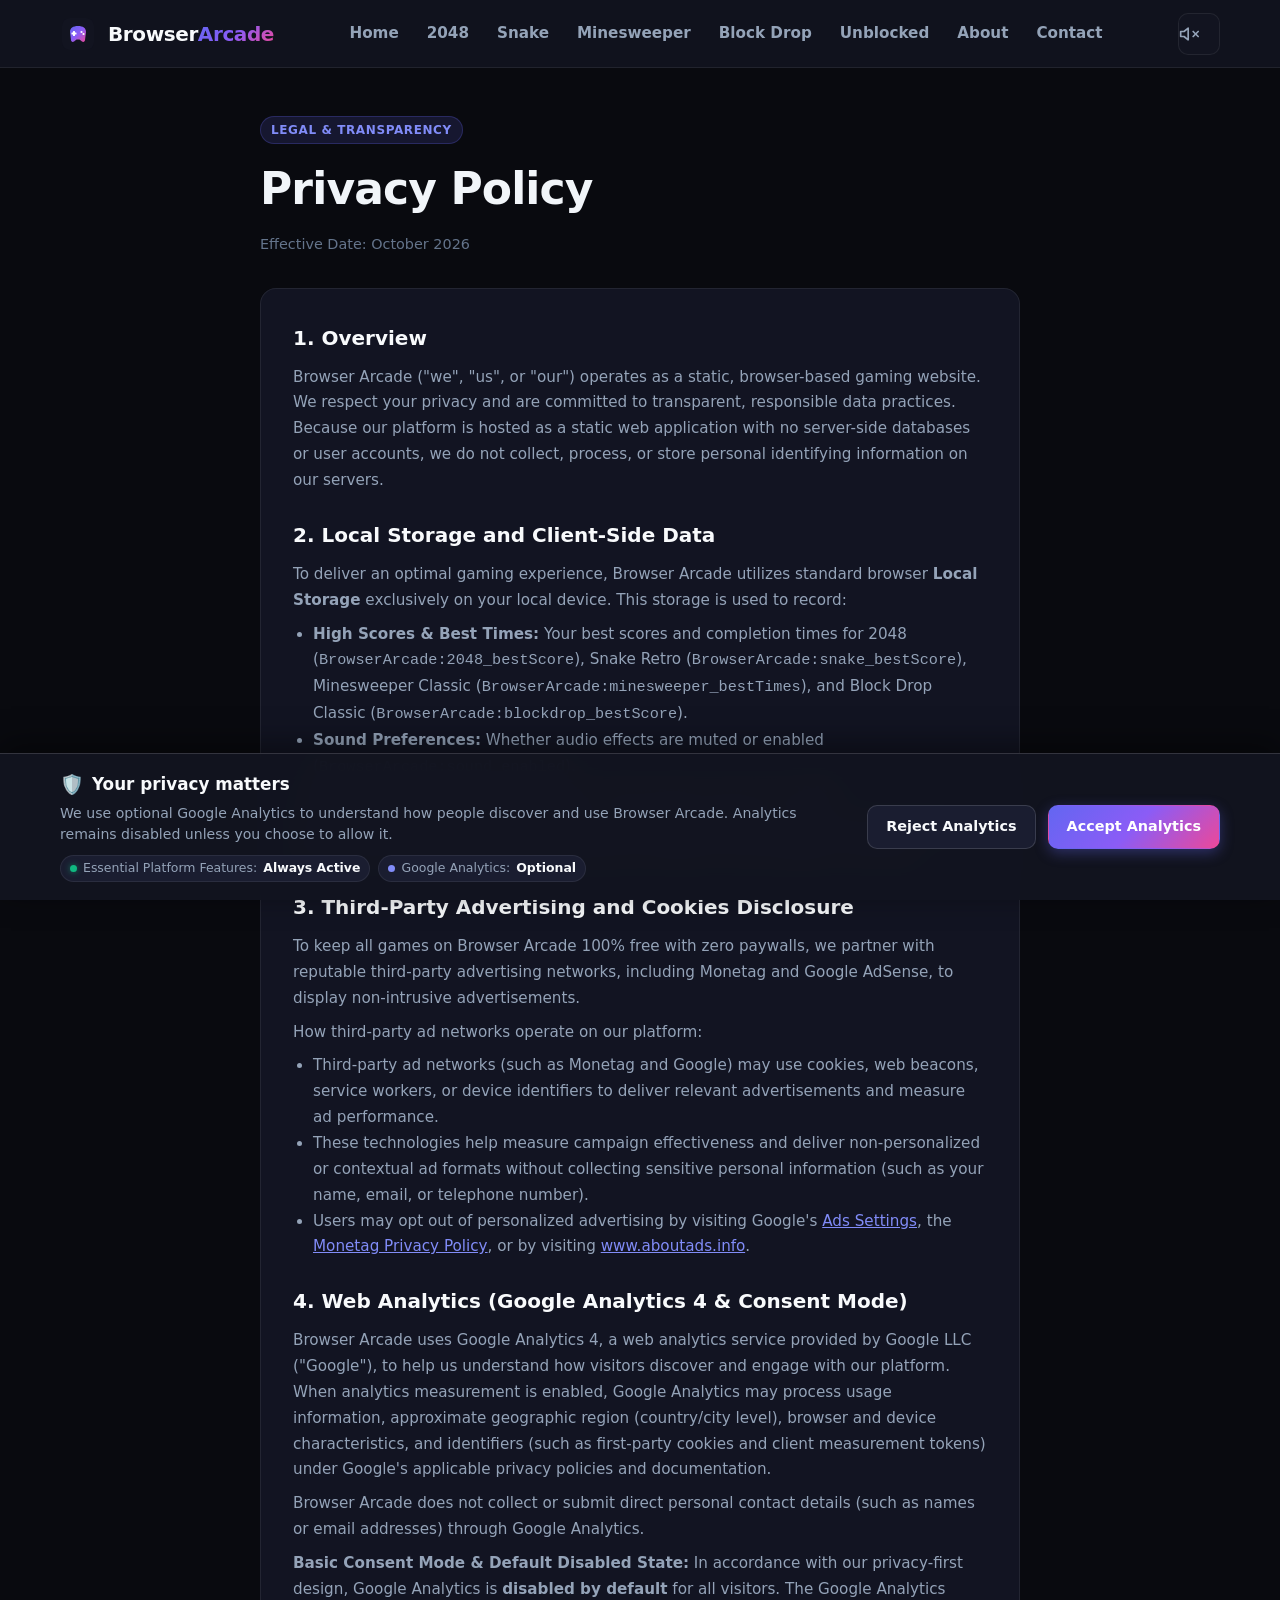
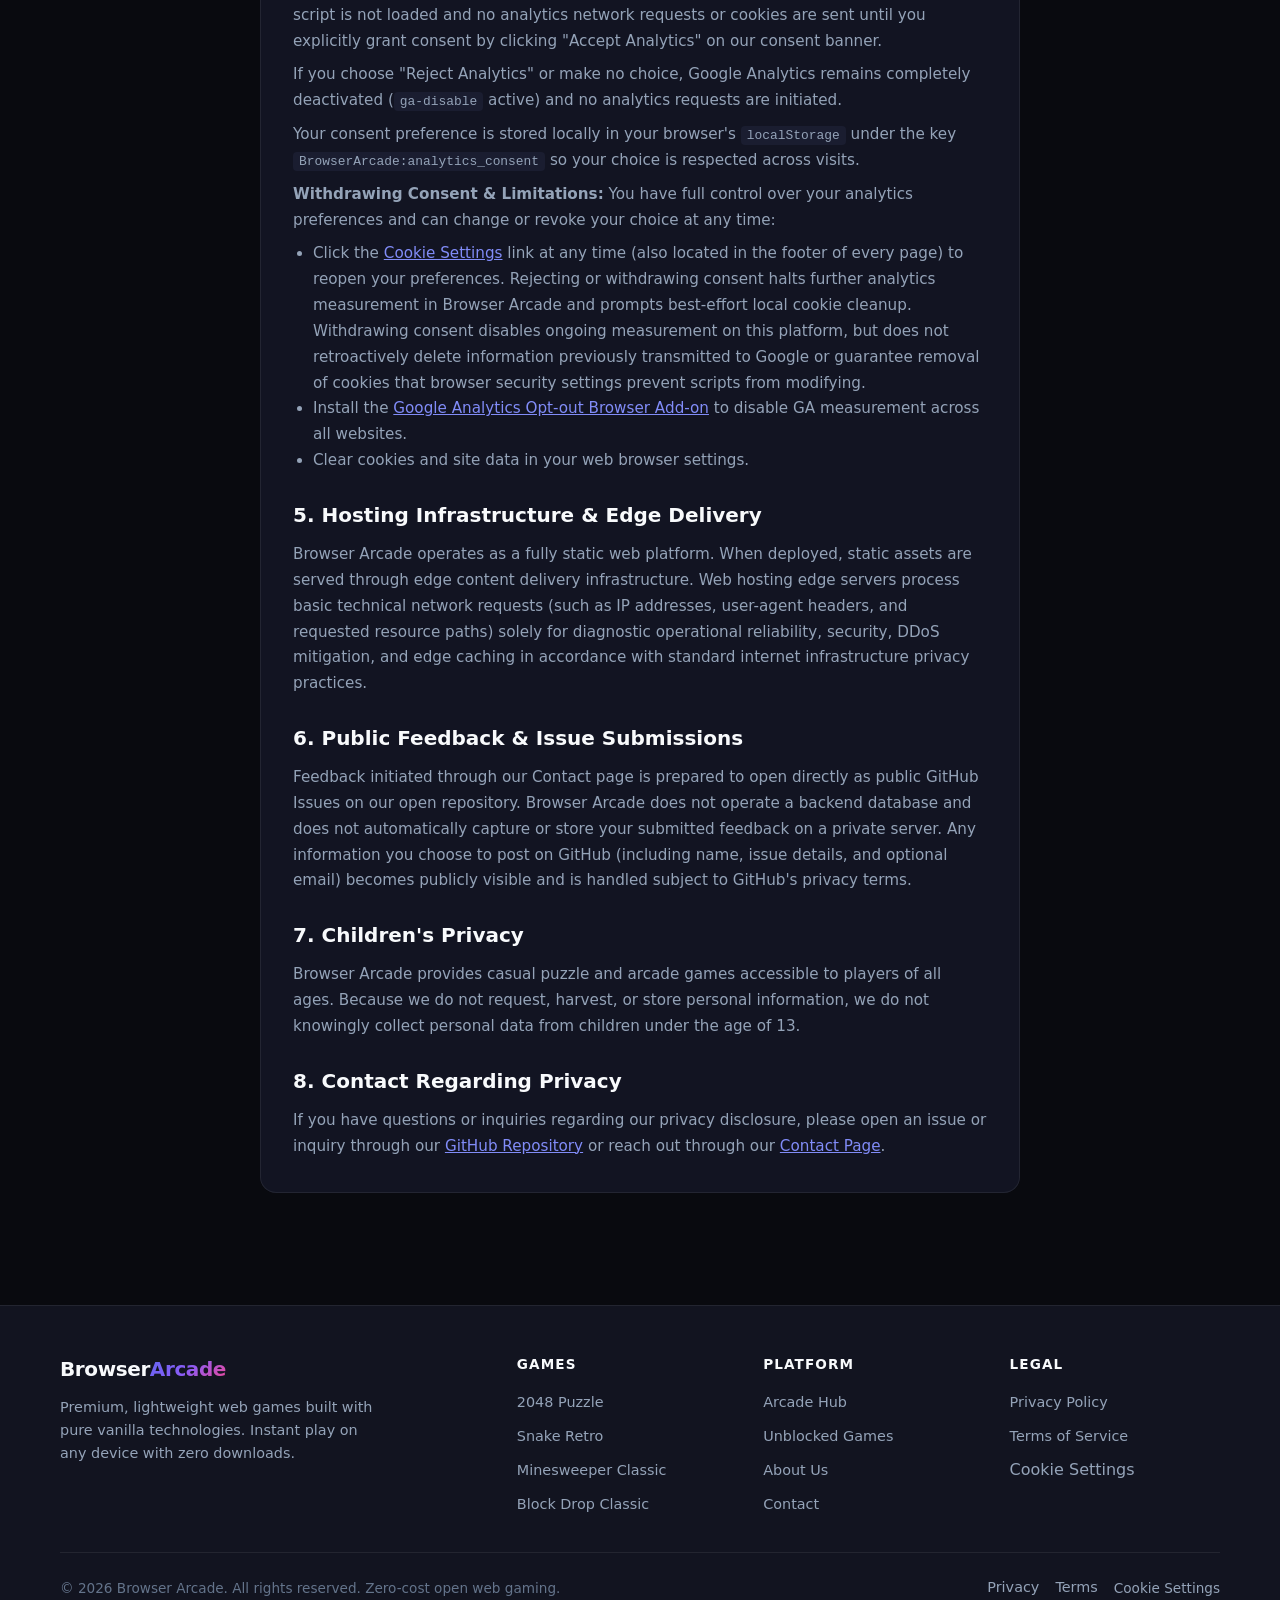
<file: privacy/index.html>
<!DOCTYPE html>
<html lang="en">
<head>
  <meta charset="UTF-8">
  <meta name="viewport" content="width=device-width, initial-scale=1.0">
  <title>Privacy Policy - Browser Arcade</title>
  <meta name="description" content="Privacy Policy for Browser Arcade. Transparent disclosures regarding local storage usage, client-side data, and third-party advertising readiness.">
  <link rel="canonical" href="https://browserarcade.pages.dev/privacy/">

  <!-- Open Graph -->
  <meta property="og:type" content="website">
  <meta property="og:url" content="https://browserarcade.pages.dev/privacy/">
  <meta property="og:title" content="Privacy Policy - Browser Arcade">
  <meta property="og:description" content="Transparent disclosures regarding client-side local storage and privacy practices.">
  <meta property="og:image" content="https://browserarcade.pages.dev/assets/images/og-image.png">
  <meta property="og:image:type" content="image/png">
  <meta property="og:image:width" content="1200">
  <meta property="og:image:height" content="630">
  <meta property="og:image:alt" content="Browser Arcade Privacy Policy - Data privacy and local storage disclosures.">

  <!-- Twitter Card -->
  <meta name="twitter:card" content="summary_large_image">
  <meta name="twitter:title" content="Privacy Policy - Browser Arcade">
  <meta name="twitter:description" content="Transparent disclosures regarding client-side local storage and privacy practices.">
  <meta name="twitter:image" content="https://browserarcade.pages.dev/assets/images/og-image.png">

  <link rel="icon" type="image/svg+xml" href="/favicon.svg">
  <link rel="manifest" href="/manifest.webmanifest">
  <meta name="theme-color" content="#6366F1">

  <link rel="stylesheet" href="/assets/css/reset.css">
  <link rel="stylesheet" href="/assets/css/variables.css">
  <link rel="stylesheet" href="/assets/css/components.css">
  <link rel="stylesheet" href="/assets/css/platform.css">
</head>
<body class="arcade-layout">
  <a href="#mainContent" class="skip-to-content">Skip to content</a>

  <!-- Header -->
  <header class="arcade-header">
    <div class="container arcade-header-inner">
      <a href="/" class="arcade-brand" aria-label="Browser Arcade Home">
        <div class="arcade-brand-logo">
          <svg width="32" height="32" viewBox="0 0 64 64">
            <defs>
              <linearGradient id="navLogoGradPriv" x1="0%" y1="0%" x2="100%" y2="100%">
                <stop offset="0%" stop-color="#6366F1"/>
                <stop offset="50%" stop-color="#8B5CF6"/>
                <stop offset="100%" stop-color="#EC4899"/>
              </linearGradient>
            </defs>
            <rect width="64" height="64" rx="16" fill="#121420"/>
            <path d="M16 28 C16 20, 22 16, 32 16 C42 16, 48 20, 48 28 L46 44 C46 47, 43 49, 40 47 L35 43 L29 43 L24 47 C21 49, 18 47, 18 44 Z" fill="url(#navLogoGradPriv)"/>
            <rect x="22" y="26" width="4" height="10" rx="1" fill="#FFFFFF"/>
            <rect x="19" y="29" width="10" height="4" rx="1" fill="#FFFFFF"/>
            <circle cx="39" cy="28" r="2.2" fill="#FFFFFF"/>
            <circle cx="43" cy="32" r="2.2" fill="#FFFFFF"/>
          </svg>
        </div>
        <div class="arcade-brand-text">Browser<span>Arcade</span></div>
      </a>

      <nav class="arcade-nav" aria-label="Primary Navigation">
        <a href="/" class="arcade-nav-link">Home</a>
        <a href="/games/2048/" class="arcade-nav-link">2048</a>
        <a href="/games/snake/" class="arcade-nav-link">Snake</a>
        <a href="/games/minesweeper/" class="arcade-nav-link">Minesweeper</a>
        <a href="/games/blockdrop/" class="arcade-nav-link">Block Drop</a>
        <a href="/unblocked/" class="arcade-nav-link">Unblocked</a>
        <a href="/about/" class="arcade-nav-link">About</a>
        <a href="/contact/" class="arcade-nav-link">Contact</a>
      </nav>

      <div class="arcade-header-actions">
        <button class="arcade-btn-icon sound-toggle-btn" aria-label="Toggle Sound Effects" title="Sound Effects">
          <span class="sound-icon"></span>
        </button>
        <button class="arcade-mobile-toggle" id="mobileNavToggle" aria-label="Toggle Navigation Menu" aria-expanded="false">
          <span></span>
          <span></span>
          <span></span>
        </button>
      </div>
    </div>
  </header>

  <!-- Mobile Navigation Drawer -->
  <div class="arcade-mobile-drawer" id="mobileNavDrawer" aria-label="Mobile Navigation">
    <a href="/" class="arcade-mobile-link">Home</a>
    <a href="/games/2048/" class="arcade-mobile-link">2048 Puzzle</a>
    <a href="/games/snake/" class="arcade-mobile-link">Snake Retro</a>
    <a href="/games/minesweeper/" class="arcade-mobile-link">Minesweeper Classic</a>
    <a href="/games/blockdrop/" class="arcade-mobile-link">Block Drop Classic</a>
    <a href="/unblocked/" class="arcade-mobile-link">Unblocked Games</a>
    <a href="/about/" class="arcade-mobile-link">About Browser Arcade</a>
    <a href="/contact/" class="arcade-mobile-link">Contact Us</a>
    <a href="/privacy/" class="arcade-mobile-link active">Privacy Policy</a>
    <a href="/terms/" class="arcade-mobile-link">Terms of Service</a>
  </div>

  <main class="arcade-main" id="mainContent" style="padding: 48px 0 64px;">
    <div class="container" style="max-width: 800px;">
      <div style="margin-bottom: 32px;">
        <span class="badge" style="margin-bottom: 12px;">Legal & Transparency</span>
        <h1 style="font-size: clamp(2rem, 5vw, 2.75rem); font-weight: 900; letter-spacing: -0.02em; margin-bottom: 12px;">
          Privacy Policy
        </h1>
        <p style="color: var(--text-dim); font-size: 0.9rem;">Effective Date: October 2026</p>
      </div>

      <div class="arcade-card" style="padding: 32px; display: flex; flex-direction: column; gap: 24px; line-height: 1.7; color: var(--text-muted); font-size: 0.95rem;">
        <div>
          <h2 style="font-size: 1.25rem; font-weight: 800; color: var(--text-main); margin-bottom: 10px;">1. Overview</h2>
          <p>
            Browser Arcade ("we", "us", or "our") operates as a static, browser-based gaming website. We respect your privacy and are committed to transparent, responsible data practices. Because our platform is hosted as a static web application with no server-side databases or user accounts, we do not collect, process, or store personal identifying information on our servers.
          </p>
        </div>

        <div>
          <h2 style="font-size: 1.25rem; font-weight: 800; color: var(--text-main); margin-bottom: 10px;">2. Local Storage and Client-Side Data</h2>
          <p>
            To deliver an optimal gaming experience, Browser Arcade utilizes standard browser <strong>Local Storage</strong> exclusively on your local device. This storage is used to record:
          </p>
          <ul style="list-style: disc; padding-left: 20px; margin-top: 8px;">
            <li><strong>High Scores & Best Times:</strong> Your best scores and completion times for 2048 (<code>BrowserArcade:2048_bestScore</code>), Snake Retro (<code>BrowserArcade:snake_bestScore</code>), Minesweeper Classic (<code>BrowserArcade:minesweeper_bestTimes</code>), and Block Drop Classic (<code>BrowserArcade:blockdrop_bestScore</code>).</li>
            <li><strong>Sound Preferences:</strong> Whether audio effects are muted or enabled (<code>BrowserArcade:sound_enabled</code>).</li>
            <li><strong>Undo State:</strong> Temporary snapshots of active game moves (for 2048).</li>
          </ul>
          <p style="margin-top: 8px;">
            This data never leaves your device and is not transmitted to any remote server. You can remove this data at any time by clearing your browser's local storage or site data.
          </p>
        </div>

        <div>
          <h2 style="font-size: 1.25rem; font-weight: 800; color: var(--text-main); margin-bottom: 10px;">3. Third-Party Advertising and Cookies Disclosure</h2>
          <p>
            To keep all games on Browser Arcade 100% free with zero paywalls, we partner with reputable third-party advertising networks, including Monetag and Google AdSense, to display non-intrusive advertisements.
          </p>
          <p style="margin-top: 8px;">
            How third-party ad networks operate on our platform:
          </p>
          <ul style="list-style: disc; padding-left: 20px; margin-top: 8px;">
            <li>Third-party ad networks (such as Monetag and Google) may use cookies, web beacons, service workers, or device identifiers to deliver relevant advertisements and measure ad performance.</li>
            <li>These technologies help measure campaign effectiveness and deliver non-personalized or contextual ad formats without collecting sensitive personal information (such as your name, email, or telephone number).</li>
            <li>Users may opt out of personalized advertising by visiting Google's <a href="https://www.google.com/settings/ads" target="_blank" rel="noopener" style="color: var(--primary-400); text-decoration: underline;">Ads Settings</a>, the <a href="https://monetag.com" target="_blank" rel="noopener" style="color: var(--primary-400); text-decoration: underline;">Monetag Privacy Policy</a>, or by visiting <a href="https://www.aboutads.info" target="_blank" rel="noopener" style="color: var(--primary-400); text-decoration: underline;">www.aboutads.info</a>.</li>
          </ul>
        </div>

        <div>
          <h2 style="font-size: 1.25rem; font-weight: 800; color: var(--text-main); margin-bottom: 10px;">4. Web Analytics (Google Analytics 4 & Consent Mode)</h2>
          <p>
            Browser Arcade uses Google Analytics 4, a web analytics service provided by Google LLC ("Google"), to help us understand how visitors discover and engage with our platform. When analytics measurement is enabled, Google Analytics may process usage information, approximate geographic region (country/city level), browser and device characteristics, and identifiers (such as first-party cookies and client measurement tokens) under Google's applicable privacy policies and documentation.
          </p>
          <p style="margin-top: 8px;">
            Browser Arcade does not collect or submit direct personal contact details (such as names or email addresses) through Google Analytics.
          </p>
          <p style="margin-top: 8px;">
            <strong>Basic Consent Mode & Default Disabled State:</strong> In accordance with our privacy-first design, Google Analytics is <strong>disabled by default</strong> for all visitors. The Google Analytics script is not loaded and no analytics network requests or cookies are sent until you explicitly grant consent by clicking "Accept Analytics" on our consent banner.
          </p>
          <p style="margin-top: 8px;">
            If you choose "Reject Analytics" or make no choice, Google Analytics remains completely deactivated (<code style="background: var(--bg-surface-elevated); padding: 2px 6px; border-radius: 4px; font-size: 0.85em;">ga-disable</code> active) and no analytics requests are initiated.
          </p>
          <p style="margin-top: 8px;">
            Your consent preference is stored locally in your browser's <code style="background: var(--bg-surface-elevated); padding: 2px 6px; border-radius: 4px; font-size: 0.85em;">localStorage</code> under the key <code style="background: var(--bg-surface-elevated); padding: 2px 6px; border-radius: 4px; font-size: 0.85em;">BrowserArcade:analytics_consent</code> so your choice is respected across visits.
          </p>
          <p style="margin-top: 8px;">
            <strong>Withdrawing Consent & Limitations:</strong> You have full control over your analytics preferences and can change or revoke your choice at any time:
          </p>
          <ul style="list-style: disc; padding-left: 20px; margin-top: 8px;">
            <li>Click the <button type="button" class="cookie-settings-trigger" style="background: none; border: none; padding: 0; color: var(--primary-400); text-decoration: underline; font: inherit; cursor: pointer;">Cookie Settings</button> link at any time (also located in the footer of every page) to reopen your preferences. Rejecting or withdrawing consent halts further analytics measurement in Browser Arcade and prompts best-effort local cookie cleanup. Withdrawing consent disables ongoing measurement on this platform, but does not retroactively delete information previously transmitted to Google or guarantee removal of cookies that browser security settings prevent scripts from modifying.</li>
            <li>Install the <a href="https://tools.google.com/dlpage/gaoptout" target="_blank" rel="noopener" style="color: var(--primary-400); text-decoration: underline;">Google Analytics Opt-out Browser Add-on</a> to disable GA measurement across all websites.</li>
            <li>Clear cookies and site data in your web browser settings.</li>
          </ul>
        </div>

        <div>
          <h2 style="font-size: 1.25rem; font-weight: 800; color: var(--text-main); margin-bottom: 10px;">5. Hosting Infrastructure & Edge Delivery</h2>
          <p>
            Browser Arcade operates as a fully static web platform. When deployed, static assets are served through edge content delivery infrastructure. Web hosting edge servers process basic technical network requests (such as IP addresses, user-agent headers, and requested resource paths) solely for diagnostic operational reliability, security, DDoS mitigation, and edge caching in accordance with standard internet infrastructure privacy practices.
          </p>
        </div>

        <div>
          <h2 style="font-size: 1.25rem; font-weight: 800; color: var(--text-main); margin-bottom: 10px;">6. Public Feedback & Issue Submissions</h2>
          <p>
            Feedback initiated through our Contact page is prepared to open directly as public GitHub Issues on our open repository. Browser Arcade does not operate a backend database and does not automatically capture or store your submitted feedback on a private server. Any information you choose to post on GitHub (including name, issue details, and optional email) becomes publicly visible and is handled subject to GitHub's privacy terms.
          </p>
        </div>

        <div>
          <h2 style="font-size: 1.25rem; font-weight: 800; color: var(--text-main); margin-bottom: 10px;">7. Children's Privacy</h2>
          <p>
            Browser Arcade provides casual puzzle and arcade games accessible to players of all ages. Because we do not request, harvest, or store personal information, we do not knowingly collect personal data from children under the age of 13.
          </p>
        </div>

        <div>
          <h2 style="font-size: 1.25rem; font-weight: 800; color: var(--text-main); margin-bottom: 10px;">8. Contact Regarding Privacy</h2>
          <p>
            If you have questions or inquiries regarding our privacy disclosure, please open an issue or inquiry through our <a href="https://github.com/aryansharma11223/BrowserArcade" target="_blank" rel="noopener" style="color: var(--primary-400); text-decoration: underline;">GitHub Repository</a> or reach out through our <a href="/contact/" style="color: var(--primary-400); text-decoration: underline;">Contact Page</a>.
          </p>
        </div>
      </div>
    </div>
  </main>

  <footer class="arcade-footer">
    <div class="container">
      <div class="arcade-footer-grid">
        <div>
          <div class="arcade-brand">
            <div class="arcade-brand-text">Browser<span>Arcade</span></div>
          </div>
          <p class="arcade-footer-brand-desc">
            Premium, lightweight web games built with pure vanilla technologies. Instant play on any device with zero downloads.
          </p>
        </div>
        <div>
          <h3 class="arcade-footer-title">Games</h3>
          <ul class="arcade-footer-list">
            <li><a href="/games/2048/" class="arcade-footer-link">2048 Puzzle</a></li>
            <li><a href="/games/snake/" class="arcade-footer-link">Snake Retro</a></li>
            <li><a href="/games/minesweeper/" class="arcade-footer-link">Minesweeper Classic</a></li>
            <li><a href="/games/blockdrop/" class="arcade-footer-link">Block Drop Classic</a></li>
          </ul>
        </div>
        <div>
          <h3 class="arcade-footer-title">Platform</h3>
          <ul class="arcade-footer-list">
            <li><a href="/" class="arcade-footer-link">Arcade Hub</a></li>
            <li><a href="/unblocked/" class="arcade-footer-link">Unblocked Games</a></li>
            <li><a href="/about/" class="arcade-footer-link">About Us</a></li>
            <li><a href="/contact/" class="arcade-footer-link">Contact</a></li>
          </ul>
        </div>
        <div>
          <h3 class="arcade-footer-title">Legal</h3>
          <ul class="arcade-footer-list">
            <li><a href="/privacy/" class="arcade-footer-link">Privacy Policy</a></li>
            <li><a href="/terms/" class="arcade-footer-link">Terms of Service</a></li>
            <li><button type="button" class="arcade-footer-link cookie-settings-trigger">Cookie Settings</button></li>
          </ul>
        </div>
      </div>
      <div class="arcade-footer-bottom">
        <div>&copy; 2026 Browser Arcade. All rights reserved. Zero-cost open web gaming.</div>
        <div style="display: flex; gap: 16px;">
          <a href="/privacy/" class="arcade-footer-link">Privacy</a>
          <a href="/terms/" class="arcade-footer-link">Terms</a>
          <button type="button" class="arcade-footer-link" id="cookieSettingsBtn">Cookie Settings</button>
        </div>
      </div>
    </div>
  </footer>

  <!-- Monetag Smart Tag -->
  <script src="https://quge5.com/88/tag.min.js" data-zone="311193" async data-cfasync="false"></script>
  <script type="module" src="/assets/js/arcade.js"></script>
</body>
</html>
</file>
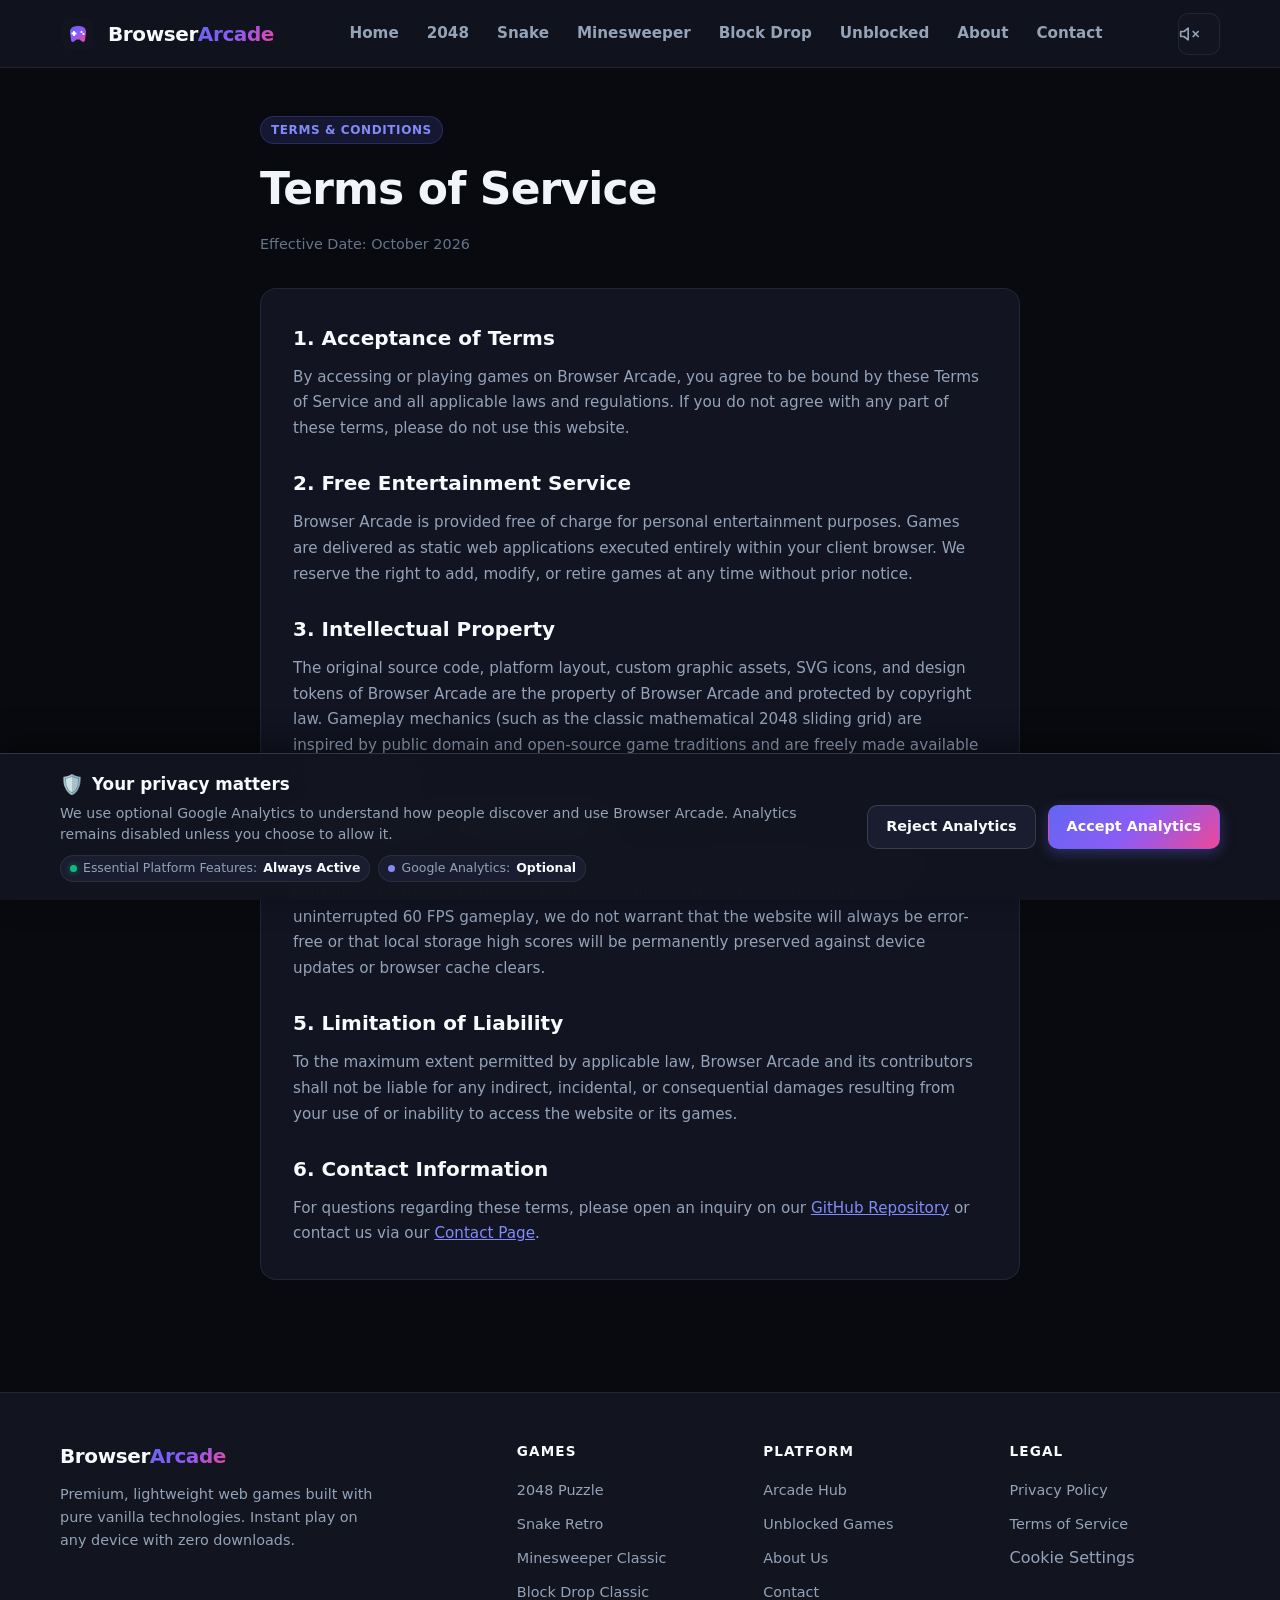
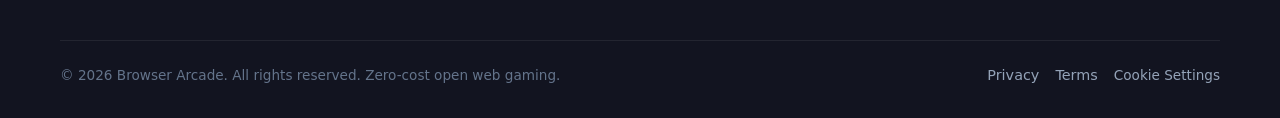
<file: terms/index.html>
<!DOCTYPE html>
<html lang="en">
<head>
  <meta charset="UTF-8">
  <meta name="viewport" content="width=device-width, initial-scale=1.0">
  <title>Terms of Service - Browser Arcade</title>
  <meta name="description" content="Terms of Service and Conditions of Use for Browser Arcade gaming platform.">
  <link rel="canonical" href="https://browserarcade.pages.dev/terms/">

  <!-- Open Graph -->
  <meta property="og:type" content="website">
  <meta property="og:url" content="https://browserarcade.pages.dev/terms/">
  <meta property="og:title" content="Terms of Service - Browser Arcade">
  <meta property="og:description" content="Terms of Service and Conditions of Use for Browser Arcade.">
  <meta property="og:image" content="https://browserarcade.pages.dev/assets/images/og-image.png">
  <meta property="og:image:type" content="image/png">
  <meta property="og:image:width" content="1200">
  <meta property="og:image:height" content="630">
  <meta property="og:image:alt" content="Browser Arcade Terms of Service - Terms and conditions of use.">

  <!-- Twitter Card -->
  <meta name="twitter:card" content="summary_large_image">
  <meta name="twitter:title" content="Terms of Service - Browser Arcade">
  <meta name="twitter:description" content="Terms of Service and Conditions of Use for Browser Arcade.">
  <meta name="twitter:image" content="https://browserarcade.pages.dev/assets/images/og-image.png">

  <link rel="icon" type="image/svg+xml" href="/favicon.svg">
  <link rel="manifest" href="/manifest.webmanifest">
  <meta name="theme-color" content="#6366F1">

  <link rel="stylesheet" href="/assets/css/reset.css">
  <link rel="stylesheet" href="/assets/css/variables.css">
  <link rel="stylesheet" href="/assets/css/components.css">
  <link rel="stylesheet" href="/assets/css/platform.css">
</head>
<body class="arcade-layout">
  <a href="#mainContent" class="skip-to-content">Skip to content</a>

  <!-- Header -->
  <header class="arcade-header">
    <div class="container arcade-header-inner">
      <a href="/" class="arcade-brand" aria-label="Browser Arcade Home">
        <div class="arcade-brand-logo">
          <svg width="32" height="32" viewBox="0 0 64 64">
            <defs>
              <linearGradient id="navLogoGradTerms" x1="0%" y1="0%" x2="100%" y2="100%">
                <stop offset="0%" stop-color="#6366F1"/>
                <stop offset="50%" stop-color="#8B5CF6"/>
                <stop offset="100%" stop-color="#EC4899"/>
              </linearGradient>
            </defs>
            <rect width="64" height="64" rx="16" fill="#121420"/>
            <path d="M16 28 C16 20, 22 16, 32 16 C42 16, 48 20, 48 28 L46 44 C46 47, 43 49, 40 47 L35 43 L29 43 L24 47 C21 49, 18 47, 18 44 Z" fill="url(#navLogoGradTerms)"/>
            <rect x="22" y="26" width="4" height="10" rx="1" fill="#FFFFFF"/>
            <rect x="19" y="29" width="10" height="4" rx="1" fill="#FFFFFF"/>
            <circle cx="39" cy="28" r="2.2" fill="#FFFFFF"/>
            <circle cx="43" cy="32" r="2.2" fill="#FFFFFF"/>
          </svg>
        </div>
        <div class="arcade-brand-text">Browser<span>Arcade</span></div>
      </a>

      <nav class="arcade-nav" aria-label="Primary Navigation">
        <a href="/" class="arcade-nav-link">Home</a>
        <a href="/games/2048/" class="arcade-nav-link">2048</a>
        <a href="/games/snake/" class="arcade-nav-link">Snake</a>
        <a href="/games/minesweeper/" class="arcade-nav-link">Minesweeper</a>
        <a href="/games/blockdrop/" class="arcade-nav-link">Block Drop</a>
        <a href="/unblocked/" class="arcade-nav-link">Unblocked</a>
        <a href="/about/" class="arcade-nav-link">About</a>
        <a href="/contact/" class="arcade-nav-link">Contact</a>
      </nav>

      <div class="arcade-header-actions">
        <button class="arcade-btn-icon sound-toggle-btn" aria-label="Toggle Sound Effects" title="Sound Effects">
          <span class="sound-icon"></span>
        </button>
        <button class="arcade-mobile-toggle" id="mobileNavToggle" aria-label="Toggle Navigation Menu" aria-expanded="false">
          <span></span>
          <span></span>
          <span></span>
        </button>
      </div>
    </div>
  </header>

  <!-- Mobile Navigation Drawer -->
  <div class="arcade-mobile-drawer" id="mobileNavDrawer" aria-label="Mobile Navigation">
    <a href="/" class="arcade-mobile-link">Home</a>
    <a href="/games/2048/" class="arcade-mobile-link">2048 Puzzle</a>
    <a href="/games/snake/" class="arcade-mobile-link">Snake Retro</a>
    <a href="/games/minesweeper/" class="arcade-mobile-link">Minesweeper Classic</a>
    <a href="/games/blockdrop/" class="arcade-mobile-link">Block Drop Classic</a>
    <a href="/unblocked/" class="arcade-mobile-link">Unblocked Games</a>
    <a href="/about/" class="arcade-mobile-link">About Browser Arcade</a>
    <a href="/contact/" class="arcade-mobile-link">Contact Us</a>
    <a href="/privacy/" class="arcade-mobile-link">Privacy Policy</a>
    <a href="/terms/" class="arcade-mobile-link active">Terms of Service</a>
  </div>

  <main class="arcade-main" id="mainContent" style="padding: 48px 0 64px;">
    <div class="container" style="max-width: 800px;">
      <div style="margin-bottom: 32px;">
        <span class="badge" style="margin-bottom: 12px;">Terms & Conditions</span>
        <h1 style="font-size: clamp(2rem, 5vw, 2.75rem); font-weight: 900; letter-spacing: -0.02em; margin-bottom: 12px;">
          Terms of Service
        </h1>
        <p style="color: var(--text-dim); font-size: 0.9rem;">Effective Date: October 2026</p>
      </div>

      <div class="arcade-card" style="padding: 32px; display: flex; flex-direction: column; gap: 24px; line-height: 1.7; color: var(--text-muted); font-size: 0.95rem;">
        <div>
          <h2 style="font-size: 1.25rem; font-weight: 800; color: var(--text-main); margin-bottom: 10px;">1. Acceptance of Terms</h2>
          <p>
            By accessing or playing games on Browser Arcade, you agree to be bound by these Terms of Service and all applicable laws and regulations. If you do not agree with any part of these terms, please do not use this website.
          </p>
        </div>

        <div>
          <h2 style="font-size: 1.25rem; font-weight: 800; color: var(--text-main); margin-bottom: 10px;">2. Free Entertainment Service</h2>
          <p>
            Browser Arcade is provided free of charge for personal entertainment purposes. Games are delivered as static web applications executed entirely within your client browser. We reserve the right to add, modify, or retire games at any time without prior notice.
          </p>
        </div>

        <div>
          <h2 style="font-size: 1.25rem; font-weight: 800; color: var(--text-main); margin-bottom: 10px;">3. Intellectual Property</h2>
          <p>
            The original source code, platform layout, custom graphic assets, SVG icons, and design tokens of Browser Arcade are the property of Browser Arcade and protected by copyright law. Gameplay mechanics (such as the classic mathematical 2048 sliding grid) are inspired by public domain and open-source game traditions and are freely made available to all web players.
          </p>
        </div>

        <div>
          <h2 style="font-size: 1.25rem; font-weight: 800; color: var(--text-main); margin-bottom: 10px;">4. Disclaimer of Warranties</h2>
          <p>
            Browser Arcade is provided strictly on an "AS IS" and "AS AVAILABLE" basis without warranties of any kind, whether express or implied. While we strive to maintain uninterrupted 60 FPS gameplay, we do not warrant that the website will always be error-free or that local storage high scores will be permanently preserved against device updates or browser cache clears.
          </p>
        </div>

        <div>
          <h2 style="font-size: 1.25rem; font-weight: 800; color: var(--text-main); margin-bottom: 10px;">5. Limitation of Liability</h2>
          <p>
            To the maximum extent permitted by applicable law, Browser Arcade and its contributors shall not be liable for any indirect, incidental, or consequential damages resulting from your use of or inability to access the website or its games.
          </p>
        </div>

        <div>
          <h2 style="font-size: 1.25rem; font-weight: 800; color: var(--text-main); margin-bottom: 10px;">6. Contact Information</h2>
          <p>
            For questions regarding these terms, please open an inquiry on our <a href="https://github.com/aryansharma11223/BrowserArcade" target="_blank" rel="noopener" style="color: var(--primary-400); text-decoration: underline;">GitHub Repository</a> or contact us via our <a href="/contact/" style="color: var(--primary-400); text-decoration: underline;">Contact Page</a>.
          </p>
        </div>
      </div>
    </div>
  </main>

  <footer class="arcade-footer">
    <div class="container">
      <div class="arcade-footer-grid">
        <div>
          <div class="arcade-brand">
            <div class="arcade-brand-text">Browser<span>Arcade</span></div>
          </div>
          <p class="arcade-footer-brand-desc">
            Premium, lightweight web games built with pure vanilla technologies. Instant play on any device with zero downloads.
          </p>
        </div>
        <div>
          <h3 class="arcade-footer-title">Games</h3>
          <ul class="arcade-footer-list">
            <li><a href="/games/2048/" class="arcade-footer-link">2048 Puzzle</a></li>
            <li><a href="/games/snake/" class="arcade-footer-link">Snake Retro</a></li>
            <li><a href="/games/minesweeper/" class="arcade-footer-link">Minesweeper Classic</a></li>
            <li><a href="/games/blockdrop/" class="arcade-footer-link">Block Drop Classic</a></li>
          </ul>
        </div>
        <div>
          <h3 class="arcade-footer-title">Platform</h3>
          <ul class="arcade-footer-list">
            <li><a href="/" class="arcade-footer-link">Arcade Hub</a></li>
            <li><a href="/unblocked/" class="arcade-footer-link">Unblocked Games</a></li>
            <li><a href="/about/" class="arcade-footer-link">About Us</a></li>
            <li><a href="/contact/" class="arcade-footer-link">Contact</a></li>
          </ul>
        </div>
        <div>
          <h3 class="arcade-footer-title">Legal</h3>
          <ul class="arcade-footer-list">
            <li><a href="/privacy/" class="arcade-footer-link">Privacy Policy</a></li>
            <li><a href="/terms/" class="arcade-footer-link">Terms of Service</a></li>
            <li><button type="button" class="arcade-footer-link cookie-settings-trigger">Cookie Settings</button></li>
          </ul>
        </div>
      </div>
      <div class="arcade-footer-bottom">
        <div>&copy; 2026 Browser Arcade. All rights reserved. Zero-cost open web gaming.</div>
        <div style="display: flex; gap: 16px;">
          <a href="/privacy/" class="arcade-footer-link">Privacy</a>
          <a href="/terms/" class="arcade-footer-link">Terms</a>
          <button type="button" class="arcade-footer-link" id="cookieSettingsBtn">Cookie Settings</button>
        </div>
      </div>
    </div>
  </footer>

  <!-- Monetag Smart Tag -->
  <script src="https://quge5.com/88/tag.min.js" data-zone="311193" async data-cfasync="false"></script>
  <script type="module" src="/assets/js/arcade.js"></script>
</body>
</html>
</file>
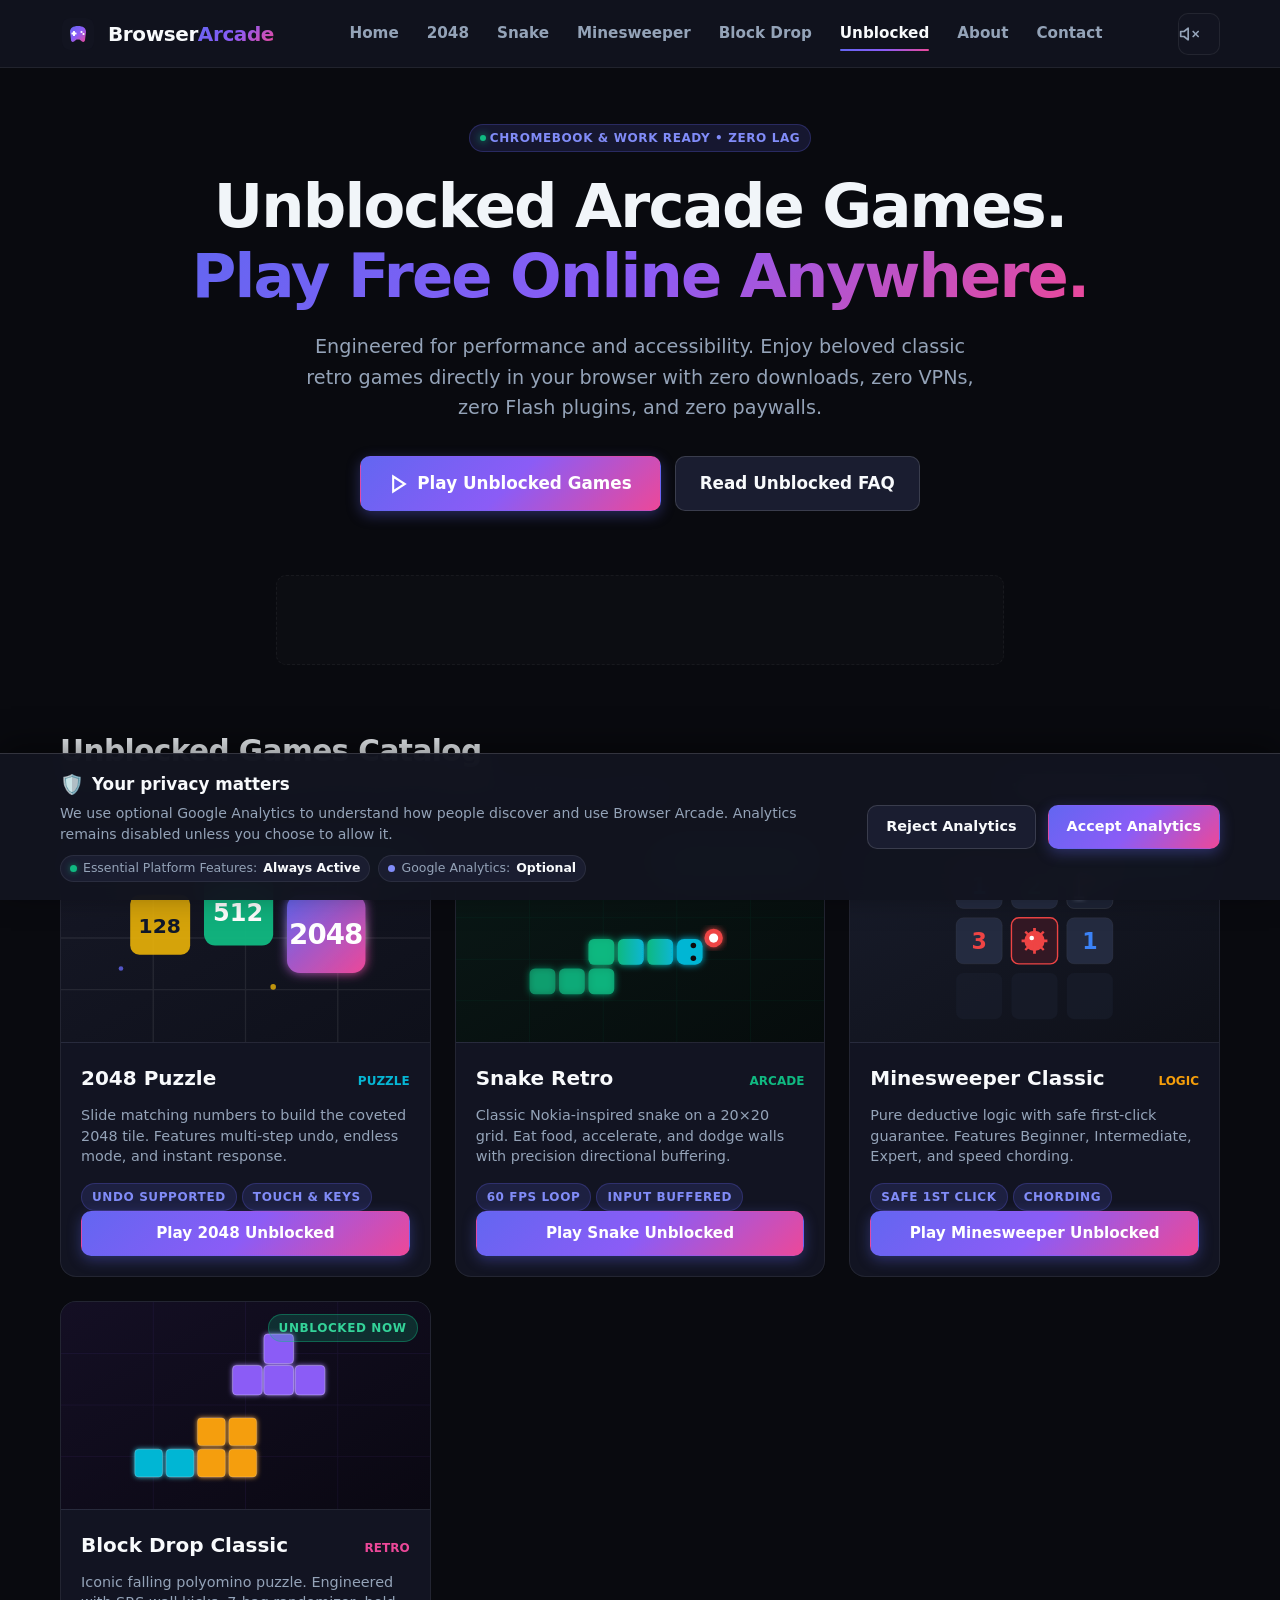
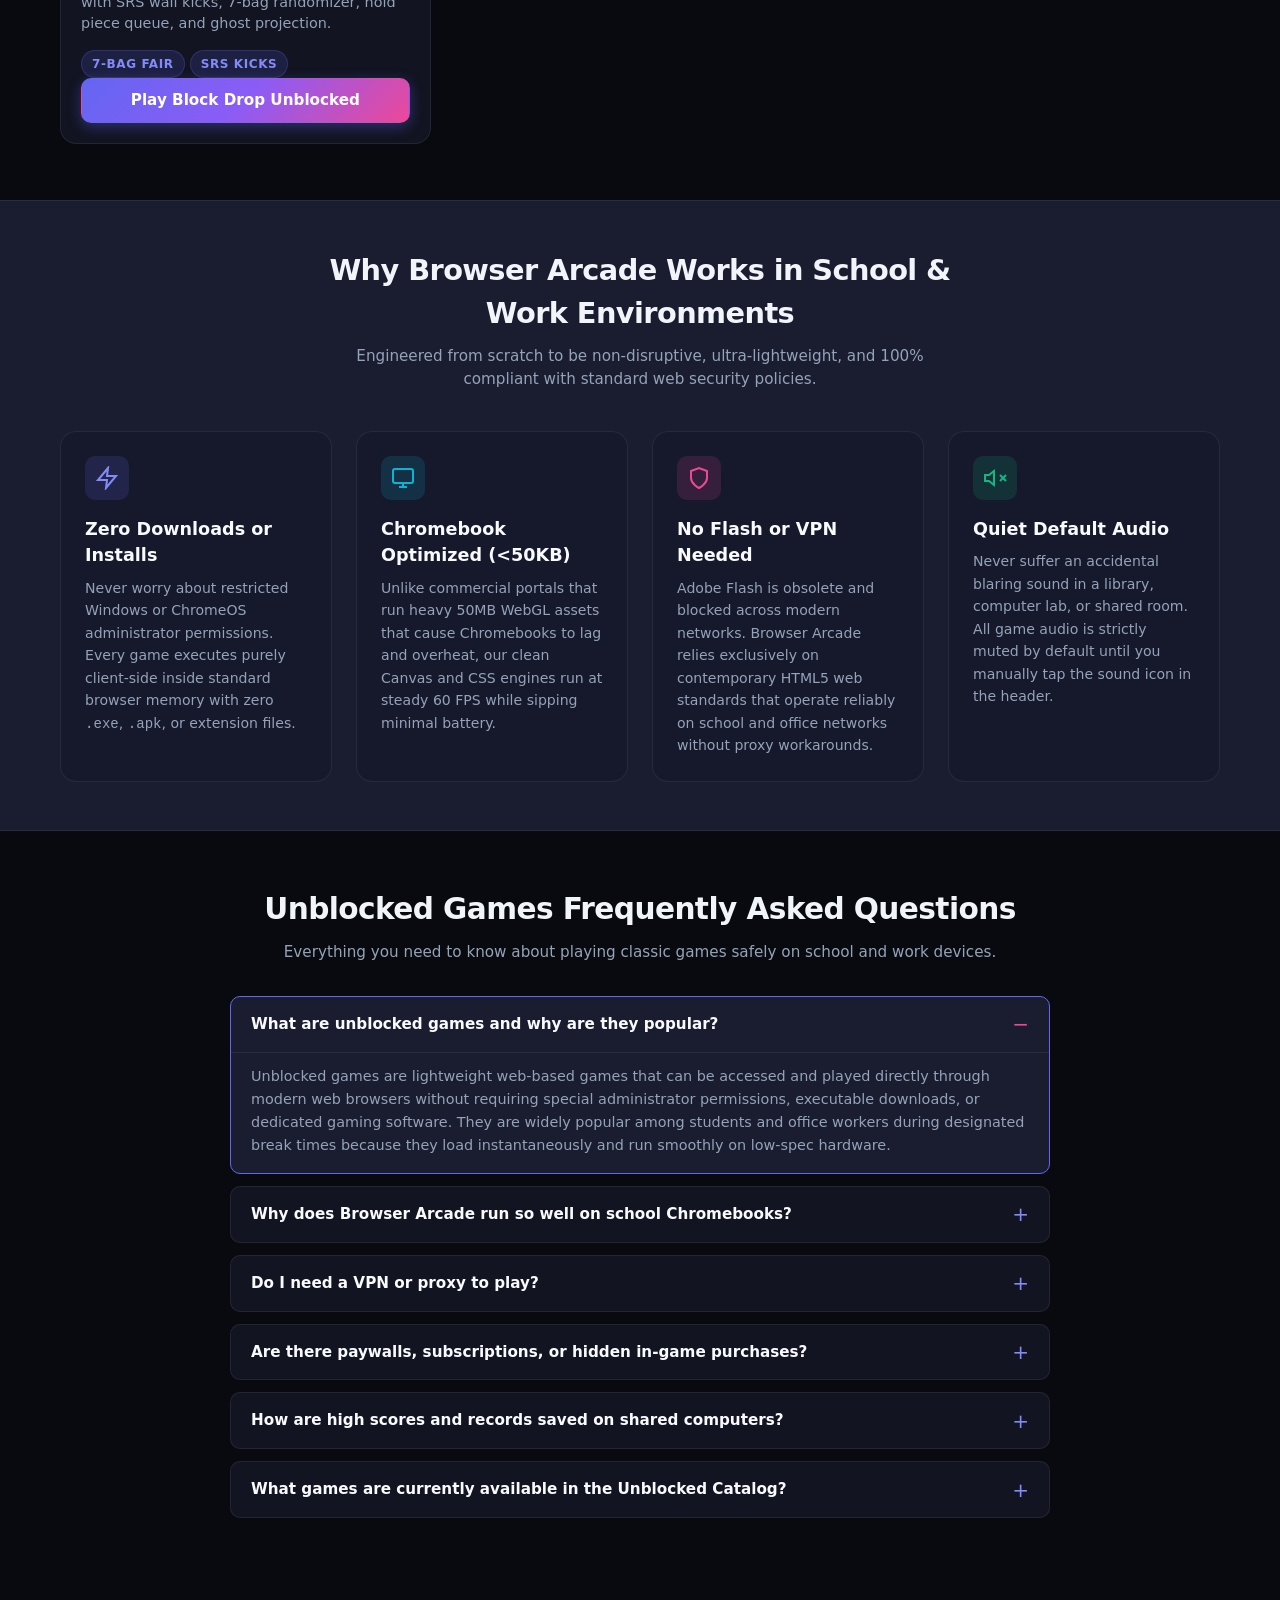
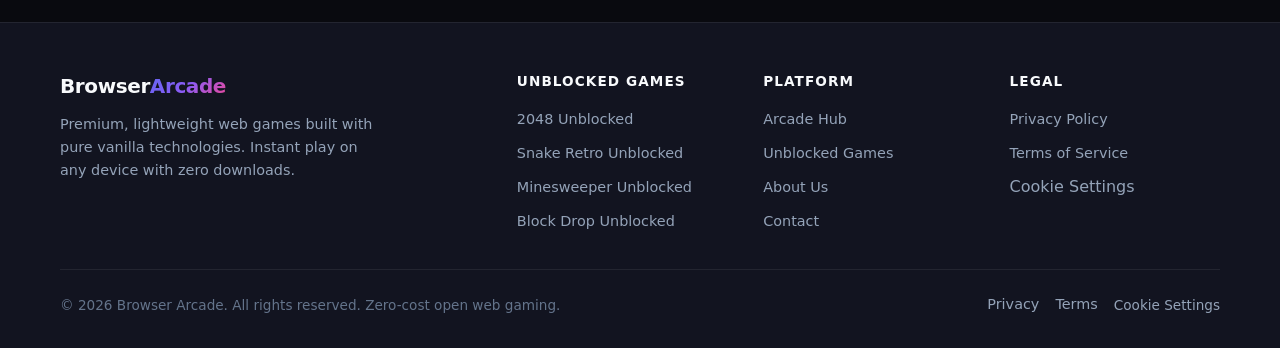
<file: unblocked/index.html>
<!DOCTYPE html>
<html lang="en">
<head>
  <meta charset="UTF-8">
  <meta name="viewport" content="width=device-width, initial-scale=1.0">
  <title>Unblocked Games 76 & 66: Free School Games [No Download, Instant Play]</title>
  <meta name="description" content="Play free unblocked games online at school, college, or work. Instant zero-download access to 2048, Retro Snake, Minesweeper Classic, and Block Drop with no VPN or Flash required.">
  <link rel="canonical" href="https://browserarcade.pages.dev/unblocked/">

  <!-- Open Graph -->
  <meta property="og:type" content="website">
  <meta property="og:url" content="https://browserarcade.pages.dev/unblocked/">
  <meta property="og:title" content="Unblocked Games - Play Free Classic Arcade Games Online">
  <meta property="og:description" content="Instant zero-download classic arcade games for school Chromebooks and work networks. 100% free, zero lag, no VPN needed.">
  <meta property="og:image" content="https://browserarcade.pages.dev/assets/images/og-image.png">
  <meta property="og:image:type" content="image/png">
  <meta property="og:image:width" content="1200">
  <meta property="og:image:height" content="630">
  <meta property="og:image:alt" content="Browser Arcade - Free unblocked retro games for school and work with zero downloads.">

  <!-- Twitter Card -->
  <meta name="twitter:card" content="summary_large_image">
  <meta name="twitter:title" content="Unblocked Games - Play Free Online at School | Browser Arcade">
  <meta name="twitter:description" content="Fast, lightweight retro games engineered to run in any browser with zero downloads, paywalls, or Flash.">
  <meta name="twitter:image" content="https://browserarcade.pages.dev/assets/images/og-image.png">

  <!-- Favicon & PWA Tokens -->
  <link rel="icon" type="image/svg+xml" href="/favicon.svg">
  <link rel="manifest" href="/manifest.webmanifest">
  <meta name="theme-color" content="#090A10">

  <!-- Core Stylesheets -->
  <link rel="stylesheet" href="/assets/css/reset.css">
  <link rel="stylesheet" href="/assets/css/variables.css">
  <link rel="stylesheet" href="/assets/css/components.css">
  <link rel="stylesheet" href="/assets/css/platform.css">

  <!-- Schema.org Structured Data -->
  <script type="application/ld+json">
  {
    "@context": "https://schema.org",
    "@graph": [
      {
        "@type": "CollectionPage",
        "name": "Unblocked Games - Browser Arcade",
        "url": "https://browserarcade.pages.dev/unblocked/",
        "description": "Collection of unblocked classic HTML5 arcade and puzzle games designed for high performance in restricted school and work environments.",
        "publisher": {
          "@type": "Organization",
          "name": "Browser Arcade",
          "url": "https://browserarcade.pages.dev/"
        },
        "hasPart": [
          {
            "@type": "VideoGame",
            "name": "2048 Unblocked",
            "url": "https://browserarcade.pages.dev/unblocked/2048/"
          },
          {
            "@type": "VideoGame",
            "name": "Snake Retro Unblocked",
            "url": "https://browserarcade.pages.dev/unblocked/snake/"
          },
          {
            "@type": "VideoGame",
            "name": "Minesweeper Classic Unblocked",
            "url": "https://browserarcade.pages.dev/unblocked/minesweeper/"
          },
          {
            "@type": "VideoGame",
            "name": "Block Drop Classic Unblocked",
            "url": "https://browserarcade.pages.dev/unblocked/blockdrop/"
          }
        ]
      },
      {
        "@type": "BreadcrumbList",
        "itemListElement": [
          {
            "@type": "ListItem",
            "position": 1,
            "name": "Browser Arcade",
            "item": "https://browserarcade.pages.dev/"
          },
          {
            "@type": "ListItem",
            "position": 2,
            "name": "Unblocked Games",
            "item": "https://browserarcade.pages.dev/unblocked/"
          }
        ]
      },
      {
        "@type": "FAQPage",
        "mainEntity": [
          {
            "@type": "Question",
            "name": "What are unblocked games?",
            "acceptedAnswer": {
              "@type": "Answer",
              "text": "Unblocked games are lightweight web-based games designed to run through standard web protocols without requiring executable file downloads, external app stores, Flash plugins, or administrative computer permissions. They run directly in browsers like Google Chrome, Microsoft Edge, and Safari."
            }
          },
          {
            "@type": "Question",
            "name": "Why does Browser Arcade run so smoothly on school Chromebooks?",
            "acceptedAnswer": {
              "@type": "Answer",
              "text": "Unlike bloated gaming portals packed with heavy Unity or WebGL runtimes that overheat budget laptops, Browser Arcade is built with pure vanilla HTML5, CSS3, and JavaScript Canvas. The entire engine footprint is under 50KB, ensuring responsive 60 FPS gameplay on low-power Intel Celeron and ARM Chromebooks."
            }
          },
          {
            "@type": "Question",
            "name": "Do I need a VPN, browser extension, or login to play?",
            "acceptedAnswer": {
              "@type": "Answer",
              "text": "No. Browser Arcade requires zero VPN connections, zero browser extensions, and zero user accounts. You can start playing immediately with a single click."
            }
          },
          {
            "@type": "Question",
            "name": "Are sound effects safe for quiet environments like classrooms or offices?",
            "acceptedAnswer": {
              "@type": "Answer",
              "text": "Yes! All games on Browser Arcade are strictly audio-muted by default to respect classroom, library, and office study spaces. Sound can be voluntarily enabled at any time using the HUD sound button."
            }
          },
          {
            "@type": "Question",
            "name": "How are high scores and save states handled on shared computers?",
            "acceptedAnswer": {
              "@type": "Answer",
              "text": "High scores are saved directly in your personal browser session using HTML5 localStorage. No personal data, tracking cookies, or network accounts are required."
            }
          }
        ]
      }
    ]
  }
  </script>
</head>
<body class="arcade-layout">
  <!-- Accessibility Skip Link -->
  <a href="#unblockedCatalog" class="skip-to-content">Skip to games</a>

  <!-- Platform Header -->
  <header class="arcade-header">
    <div class="container arcade-header-inner">
      <a href="/" class="arcade-brand" aria-label="Browser Arcade Home">
        <div class="arcade-brand-logo">
          <svg width="32" height="32" viewBox="0 0 64 64">
            <defs>
              <linearGradient id="unblockedNavLogoGrad" x1="0%" y1="0%" x2="100%" y2="100%">
                <stop offset="0%" stop-color="#6366F1"/>
                <stop offset="50%" stop-color="#8B5CF6"/>
                <stop offset="100%" stop-color="#EC4899"/>
              </linearGradient>
            </defs>
            <rect width="64" height="64" rx="16" fill="#121420"/>
            <path d="M16 28 C16 20, 22 16, 32 16 C42 16, 48 20, 48 28 L46 44 C46 47, 43 49, 40 47 L35 43 L29 43 L24 47 C21 49, 18 47, 18 44 Z" fill="url(#unblockedNavLogoGrad)"/>
            <rect x="22" y="26" width="4" height="10" rx="1" fill="#FFFFFF"/>
            <rect x="19" y="29" width="10" height="4" rx="1" fill="#FFFFFF"/>
            <circle cx="39" cy="28" r="2.2" fill="#FFFFFF"/>
            <circle cx="43" cy="32" r="2.2" fill="#FFFFFF"/>
          </svg>
        </div>
        <div class="arcade-brand-text">Browser<span>Arcade</span></div>
      </a>

      <!-- Desktop Navigation -->
      <nav class="arcade-nav" aria-label="Primary Navigation">
        <a href="/" class="arcade-nav-link">Home</a>
        <a href="/games/2048/" class="arcade-nav-link">2048</a>
        <a href="/games/snake/" class="arcade-nav-link">Snake</a>
        <a href="/games/minesweeper/" class="arcade-nav-link">Minesweeper</a>
        <a href="/games/blockdrop/" class="arcade-nav-link">Block Drop</a>
        <a href="/unblocked/" class="arcade-nav-link active">Unblocked</a>
        <a href="/about/" class="arcade-nav-link">About</a>
        <a href="/contact/" class="arcade-nav-link">Contact</a>
      </nav>

      <!-- Header Actions -->
      <div class="arcade-header-actions">
        <button class="arcade-btn-icon sound-toggle-btn" aria-label="Toggle Sound Effects" title="Sound Effects">
          <span class="sound-icon"></span>
        </button>
        <button class="arcade-mobile-toggle" id="mobileNavToggle" aria-label="Toggle Navigation Menu" aria-expanded="false">
          <span></span>
          <span></span>
          <span></span>
        </button>
      </div>
    </div>
  </header>

  <!-- Mobile Navigation Drawer -->
  <div class="arcade-mobile-drawer" id="mobileNavDrawer" aria-label="Mobile Navigation">
    <a href="/" class="arcade-mobile-link">Home</a>
    <a href="/games/2048/" class="arcade-mobile-link">2048 Puzzle</a>
    <a href="/games/snake/" class="arcade-mobile-link">Snake Retro</a>
    <a href="/games/minesweeper/" class="arcade-mobile-link">Minesweeper Classic</a>
    <a href="/games/blockdrop/" class="arcade-mobile-link">Block Drop Classic</a>
    <a href="/unblocked/" class="arcade-mobile-link active">Unblocked Games</a>
    <a href="/about/" class="arcade-mobile-link">About Browser Arcade</a>
    <a href="/contact/" class="arcade-mobile-link">Contact Us</a>
    <a href="/privacy/" class="arcade-mobile-link">Privacy Policy</a>
    <a href="/terms/" class="arcade-mobile-link">Terms of Service</a>
  </div>

  <main id="mainContent">
    <!-- Hero Section -->
    <section class="arcade-hero" style="text-align: center; padding: 56px 0 40px;">
      <div class="container" style="position: relative; z-index: 2;">
        <div class="badge badge-pulse" style="margin-bottom: 20px;">
          <span>Chromebook &amp; Work Ready &bull; Zero Lag</span>
        </div>
        <h1 style="font-size: clamp(2.2rem, 5.5vw, 3.8rem); font-weight: 900; letter-spacing: -0.03em; margin-bottom: 20px; line-height: 1.15;">
          Unblocked Arcade Games.<br>
          <span style="background: var(--primary-gradient); -webkit-background-clip: text; -webkit-text-fill-color: transparent;">Play Free Online Anywhere.</span>
        </h1>
        <p style="font-size: clamp(1rem, 2.2vw, 1.2rem); color: var(--text-muted); max-width: 680px; margin: 0 auto 32px; line-height: 1.6;">
          Engineered for performance and accessibility. Enjoy beloved classic retro games directly in your browser with zero downloads, zero VPNs, zero Flash plugins, and zero paywalls.
        </p>
        <div style="display: flex; gap: 14px; justify-content: center; flex-wrap: wrap;">
          <a href="#unblockedCatalog" class="arcade-btn arcade-btn-primary" style="padding: 14px 28px; font-size: 1.05rem;">
            <svg width="20" height="20" viewBox="0 0 24 24" fill="none" stroke="currentColor" stroke-width="2.5">
              <polygon points="5 3 19 12 5 21 5 3"></polygon>
            </svg>
            Play Unblocked Games
          </a>
          <a href="#unblockedFaq" class="arcade-btn arcade-btn-secondary" style="padding: 14px 24px; font-size: 1.05rem;">
            Read Unblocked FAQ
          </a>
        </div>
      </div>
    </section>

    <!-- AdSense / Monetag Slot (Zero CLS) -->
    <div class="container">
      <div class="arcade-ad-slot arcade-ad-leaderboard" aria-hidden="true"></div>
      <div class="arcade-ad-slot arcade-ad-mobile-banner" aria-hidden="true"></div>
    </div>

    <!-- Games Catalog Grid -->
    <section id="unblockedCatalog" style="padding: 40px 0 56px;">
      <div class="container">
        <div style="display: flex; justify-content: space-between; align-items: flex-end; margin-bottom: 32px; flex-wrap: wrap; gap: 16px;">
          <div>
            <h2 style="font-size: 1.85rem; font-weight: 800; letter-spacing: -0.02em; margin-bottom: 6px;">Unblocked Games Catalog</h2>
            <p style="color: var(--text-muted); font-size: 0.95rem;">Instant 1-click launch. Optimized for 60 FPS on school Chromebooks and laptops.</p>
          </div>
          <span class="badge">4 Unblocked &bull; 100% Free</span>
        </div>

        <div style="display: grid; grid-template-columns: repeat(auto-fill, minmax(280px, 1fr)); gap: 24px;">
          <!-- Game 1: 2048 -->
          <article class="arcade-card game-card">
            <div class="game-card-media">
              <img src="/assets/images/games/2048-thumb.svg" alt="2048 Unblocked Game" width="400" height="225" loading="eager">
              <div style="position: absolute; top: 12px; right: 12px;">
                <span class="badge" style="background: rgba(16, 185, 129, 0.2); color: #34D399; border-color: rgba(16, 185, 129, 0.4);">
                  UNBLOCKED NOW
                </span>
              </div>
            </div>
            <div class="game-card-body">
              <div style="display: flex; justify-content: space-between; align-items: baseline; margin-bottom: 6px;">
                <h3 class="game-card-title">2048 Puzzle</h3>
                <span style="font-size: 0.75rem; color: var(--accent-cyan); font-weight: 700; text-transform: uppercase;">Puzzle</span>
              </div>
              <p class="game-card-desc">
                Slide matching numbers to build the coveted 2048 tile. Features multi-step undo, endless mode, and instant response.
              </p>
              <div class="game-card-meta">
                <span class="badge">Undo Supported</span>
                <span class="badge">Touch &amp; Keys</span>
              </div>
              <div class="game-card-actions">
                <a href="/unblocked/2048/" class="arcade-btn arcade-btn-primary" style="width: 100%; text-align: center;">Play 2048 Unblocked</a>
              </div>
            </div>
          </article>

          <!-- Game 2: Snake Retro -->
          <article class="arcade-card game-card">
            <div class="game-card-media">
              <img src="/assets/images/games/snake-thumb.svg" alt="Retro Snake Unblocked" width="400" height="225" loading="lazy">
              <div style="position: absolute; top: 12px; right: 12px;">
                <span class="badge" style="background: rgba(16, 185, 129, 0.2); color: #34D399; border-color: rgba(16, 185, 129, 0.4);">
                  UNBLOCKED NOW
                </span>
              </div>
            </div>
            <div class="game-card-body">
              <div style="display: flex; justify-content: space-between; align-items: baseline; margin-bottom: 6px;">
                <h3 class="game-card-title">Snake Retro</h3>
                <span style="font-size: 0.75rem; color: var(--accent-emerald); font-weight: 700; text-transform: uppercase;">Arcade</span>
              </div>
              <p class="game-card-desc">
                Classic Nokia-inspired snake on a 20&times;20 grid. Eat food, accelerate, and dodge walls with precision directional buffering.
              </p>
              <div class="game-card-meta">
                <span class="badge">60 FPS Loop</span>
                <span class="badge">Input Buffered</span>
              </div>
              <div class="game-card-actions">
                <a href="/unblocked/snake/" class="arcade-btn arcade-btn-primary" style="width: 100%; text-align: center;">Play Snake Unblocked</a>
              </div>
            </div>
          </article>

          <!-- Game 3: Minesweeper Classic -->
          <article class="arcade-card game-card">
            <div class="game-card-media">
              <img src="/assets/images/games/minesweeper-thumb.svg" alt="Minesweeper Classic Unblocked" width="400" height="225" loading="lazy">
              <div style="position: absolute; top: 12px; right: 12px;">
                <span class="badge" style="background: rgba(16, 185, 129, 0.2); color: #34D399; border-color: rgba(16, 185, 129, 0.4);">
                  UNBLOCKED NOW
                </span>
              </div>
            </div>
            <div class="game-card-body">
              <div style="display: flex; justify-content: space-between; align-items: baseline; margin-bottom: 6px;">
                <h3 class="game-card-title">Minesweeper Classic</h3>
                <span style="font-size: 0.75rem; color: var(--accent-amber); font-weight: 700; text-transform: uppercase;">Logic</span>
              </div>
              <p class="game-card-desc">
                Pure deductive logic with safe first-click guarantee. Features Beginner, Intermediate, Expert, and speed chording.
              </p>
              <div class="game-card-meta">
                <span class="badge">Safe 1st Click</span>
                <span class="badge">Chording</span>
              </div>
              <div class="game-card-actions">
                <a href="/unblocked/minesweeper/" class="arcade-btn arcade-btn-primary" style="width: 100%; text-align: center;">Play Minesweeper Unblocked</a>
              </div>
            </div>
          </article>

          <!-- Game 4: Block Drop Classic -->
          <article class="arcade-card game-card">
            <div class="game-card-media">
              <img src="/assets/images/games/blockdrop-thumb.svg" alt="Block Drop Tetris Unblocked" width="400" height="225" loading="lazy">
              <div style="position: absolute; top: 12px; right: 12px;">
                <span class="badge" style="background: rgba(16, 185, 129, 0.2); color: #34D399; border-color: rgba(16, 185, 129, 0.4);">
                  UNBLOCKED NOW
                </span>
              </div>
            </div>
            <div class="game-card-body">
              <div style="display: flex; justify-content: space-between; align-items: baseline; margin-bottom: 6px;">
                <h3 class="game-card-title">Block Drop Classic</h3>
                <span style="font-size: 0.75rem; color: var(--accent-pink); font-weight: 700; text-transform: uppercase;">Retro</span>
              </div>
              <p class="game-card-desc">
                Iconic falling polyomino puzzle. Engineered with SRS wall kicks, 7-bag randomizer, hold piece queue, and ghost projection.
              </p>
              <div class="game-card-meta">
                <span class="badge">7-Bag Fair</span>
                <span class="badge">SRS Kicks</span>
              </div>
              <div class="game-card-actions">
                <a href="/unblocked/blockdrop/" class="arcade-btn arcade-btn-primary" style="width: 100%; text-align: center;">Play Block Drop Unblocked</a>
              </div>
            </div>
          </article>
        </div>
      </div>
    </section>

    <!-- Why Browser Arcade Works Everywhere (Features Grid) -->
    <section style="padding: 48px 0; background: var(--bg-surface-elevated); border-top: 1px solid var(--border-subtle); border-bottom: 1px solid var(--border-subtle);">
      <div class="container">
        <div style="text-align: center; max-width: 640px; margin: 0 auto 40px;">
          <h2 style="font-size: 1.8rem; font-weight: 800; letter-spacing: -0.02em; margin-bottom: 10px;">Why Browser Arcade Works in School &amp; Work Environments</h2>
          <p style="color: var(--text-muted); font-size: 0.95rem;">Engineered from scratch to be non-disruptive, ultra-lightweight, and 100% compliant with standard web security policies.</p>
        </div>

        <div style="display: grid; grid-template-columns: repeat(auto-fit, minmax(260px, 1fr)); gap: 24px;">
          <div style="background: var(--bg-surface-card); padding: 24px; border-radius: var(--radius-lg); border: 1px solid var(--border-subtle);">
            <div style="width: 44px; height: 44px; border-radius: 10px; background: rgba(99, 102, 241, 0.15); display: flex; align-items: center; justify-content: center; margin-bottom: 16px; color: var(--primary-400);">
              <svg width="24" height="24" viewBox="0 0 24 24" fill="none" stroke="currentColor" stroke-width="2">
                <path d="M13 2L3 14h9l-1 8 10-12h-9l1-8z"></path>
              </svg>
            </div>
            <h3 style="font-size: 1.1rem; font-weight: 700; color: var(--text-main); margin-bottom: 8px;">Zero Downloads or Installs</h3>
            <p style="color: var(--text-muted); font-size: 0.88rem; line-height: 1.6; margin: 0;">
              Never worry about restricted Windows or ChromeOS administrator permissions. Every game executes purely client-side inside standard browser memory with zero <code>.exe</code>, <code>.apk</code>, or extension files.
            </p>
          </div>

          <div style="background: var(--bg-surface-card); padding: 24px; border-radius: var(--radius-lg); border: 1px solid var(--border-subtle);">
            <div style="width: 44px; height: 44px; border-radius: 10px; background: rgba(6, 182, 212, 0.15); display: flex; align-items: center; justify-content: center; margin-bottom: 16px; color: var(--accent-cyan);">
              <svg width="24" height="24" viewBox="0 0 24 24" fill="none" stroke="currentColor" stroke-width="2">
                <rect x="2" y="3" width="20" height="14" rx="2" ry="2"></rect>
                <line x1="8" y1="21" x2="16" y2="21"></line>
                <line x1="12" y1="17" x2="12" y2="21"></line>
              </svg>
            </div>
            <h3 style="font-size: 1.1rem; font-weight: 700; color: var(--text-main); margin-bottom: 8px;">Chromebook Optimized (&lt;50KB)</h3>
            <p style="color: var(--text-muted); font-size: 0.88rem; line-height: 1.6; margin: 0;">
              Unlike commercial portals that run heavy 50MB WebGL assets that cause Chromebooks to lag and overheat, our clean Canvas and CSS engines run at steady 60 FPS while sipping minimal battery.
            </p>
          </div>

          <div style="background: var(--bg-surface-card); padding: 24px; border-radius: var(--radius-lg); border: 1px solid var(--border-subtle);">
            <div style="width: 44px; height: 44px; border-radius: 10px; background: rgba(236, 72, 153, 0.15); display: flex; align-items: center; justify-content: center; margin-bottom: 16px; color: var(--accent-pink);">
              <svg width="24" height="24" viewBox="0 0 24 24" fill="none" stroke="currentColor" stroke-width="2">
                <path d="M12 22s8-4 8-10V5l-8-3-8 3v7c0 6 8 10 8 10z"></path>
              </svg>
            </div>
            <h3 style="font-size: 1.1rem; font-weight: 700; color: var(--text-main); margin-bottom: 8px;">No Flash or VPN Needed</h3>
            <p style="color: var(--text-muted); font-size: 0.88rem; line-height: 1.6; margin: 0;">
              Adobe Flash is obsolete and blocked across modern networks. Browser Arcade relies exclusively on contemporary HTML5 web standards that operate reliably on school and office networks without proxy workarounds.
            </p>
          </div>

          <div style="background: var(--bg-surface-card); padding: 24px; border-radius: var(--radius-lg); border: 1px solid var(--border-subtle);">
            <div style="width: 44px; height: 44px; border-radius: 10px; background: rgba(16, 185, 129, 0.15); display: flex; align-items: center; justify-content: center; margin-bottom: 16px; color: var(--accent-emerald);">
              <svg width="24" height="24" viewBox="0 0 24 24" fill="none" stroke="currentColor" stroke-width="2">
                <polygon points="11 5 6 9 2 9 2 15 6 15 11 19 11 5"></polygon>
                <line x1="23" y1="9" x2="17" y2="15"></line>
                <line x1="17" y1="9" x2="23" y2="15"></line>
              </svg>
            </div>
            <h3 style="font-size: 1.1rem; font-weight: 700; color: var(--text-main); margin-bottom: 8px;">Quiet Default Audio</h3>
            <p style="color: var(--text-muted); font-size: 0.88rem; line-height: 1.6; margin: 0;">
              Never suffer an accidental blaring sound in a library, computer lab, or shared room. All game audio is strictly muted by default until you manually tap the sound icon in the header.
            </p>
          </div>
        </div>
      </div>
    </section>

    <!-- Unblocked Games FAQ Section -->
    <section id="unblockedFaq" style="padding: 56px 0;">
      <div class="container" style="max-width: 860px;">
        <div style="text-align: center; margin-bottom: 32px;">
          <h2 style="font-size: 1.85rem; font-weight: 800; letter-spacing: -0.02em; margin-bottom: 10px;">Unblocked Games Frequently Asked Questions</h2>
          <p style="color: var(--text-muted); font-size: 0.95rem;">Everything you need to know about playing classic games safely on school and work devices.</p>
        </div>

        <div class="arcade-faq-group">
          <details class="arcade-faq-item" open>
            <summary class="arcade-faq-question">What are unblocked games and why are they popular?</summary>
            <div class="arcade-faq-answer">
              Unblocked games are lightweight web-based games that can be accessed and played directly through modern web browsers without requiring special administrator permissions, executable downloads, or dedicated gaming software. They are widely popular among students and office workers during designated break times because they load instantaneously and run smoothly on low-spec hardware.
            </div>
          </details>

          <details class="arcade-faq-item">
            <summary class="arcade-faq-question">Why does Browser Arcade run so well on school Chromebooks?</summary>
            <div class="arcade-faq-answer">
              Most online gaming websites load dozens of bloated third-party trackers, video ads, and 50MB+ WebGL game builds that quickly throttle low-power Chromebook CPUs (such as Intel Celeron or MediaTek processors). Browser Arcade is hand-coded in vanilla HTML5, CSS3, and JavaScript Canvas without heavy frameworks. The entire platform footprint is under 50KB, ensuring smooth 60 FPS performance without heating up your computer or draining battery life.
            </div>
          </details>

          <details class="arcade-faq-item">
            <summary class="arcade-faq-question">Do I need a VPN or proxy to play?</summary>
            <div class="arcade-faq-answer">
              No. Browser Arcade serves pure static files over Cloudflare's ultra-fast global edge network via standard HTTPS. You do not need a VPN, proxy server, or third-party browser extensions.
            </div>
          </details>

          <details class="arcade-faq-item">
            <summary class="arcade-faq-question">Are there paywalls, subscriptions, or hidden in-game purchases?</summary>
            <div class="arcade-faq-answer">
              Never. Every title on Browser Arcade—including 2048, Snake Retro, Minesweeper Classic, and Block Drop—is 100% free with unlimited replays, unlimited undos, and zero paywalls.
            </div>
          </details>

          <details class="arcade-faq-item">
            <summary class="arcade-faq-question">How are high scores and records saved on shared computers?</summary>
            <div class="arcade-faq-answer">
              High scores are saved directly on your local device using standard HTML5 <code>localStorage</code>. No passwords, user profiles, or cloud accounts are required. Your best scores remain private to your browser profile.
            </div>
          </details>

          <details class="arcade-faq-item">
            <summary class="arcade-faq-question">What games are currently available in the Unblocked Catalog?</summary>
            <div class="arcade-faq-answer">
              Our unblocked collection currently features four complete, fully tested classics:
              <ul style="padding-left: 20px; margin-top: 8px;">
                <li><a href="/games/2048/" style="color: var(--primary-400); text-decoration: underline;">2048 Puzzle</a>: The iconic sliding tile mathematical puzzle with full multi-step undo.</li>
                <li><a href="/games/snake/" style="color: var(--primary-400); text-decoration: underline;">Snake Retro</a>: Authentic 20x20 arcade snake with progressive speed curves and directional buffering.</li>
                <li><a href="/games/minesweeper/" style="color: var(--primary-400); text-decoration: underline;">Minesweeper Classic</a>: Clean logic puzzle with safe first-click guarantee and speed chording.</li>
                <li><a href="/games/blockdrop/" style="color: var(--primary-400); text-decoration: underline;">Block Drop Classic</a>: Retro falling polyomino puzzle featuring 7-bag randomizer, hold piece queue, and SRS wall kicks.</li>
              </ul>
            </div>
          </details>
        </div>
      </div>
    </section>
  </main>

  <!-- Platform Footer -->
  <footer class="arcade-footer">
    <div class="container">
      <div class="arcade-footer-grid">
        <div>
          <div class="arcade-brand">
            <div class="arcade-brand-text">Browser<span>Arcade</span></div>
          </div>
          <p class="arcade-footer-brand-desc">
            Premium, lightweight web games built with pure vanilla technologies. Instant play on any device with zero downloads.
          </p>
        </div>
        <div>
          <h3 class="arcade-footer-title">Unblocked Games</h3>
          <ul class="arcade-footer-list">
            <li><a href="/unblocked/2048/" class="arcade-footer-link">2048 Unblocked</a></li>
            <li><a href="/unblocked/snake/" class="arcade-footer-link">Snake Retro Unblocked</a></li>
            <li><a href="/unblocked/minesweeper/" class="arcade-footer-link">Minesweeper Unblocked</a></li>
            <li><a href="/unblocked/blockdrop/" class="arcade-footer-link">Block Drop Unblocked</a></li>
          </ul>
        </div>
        <div>
          <h3 class="arcade-footer-title">Platform</h3>
          <ul class="arcade-footer-list">
            <li><a href="/" class="arcade-footer-link">Arcade Hub</a></li>
            <li><a href="/unblocked/" class="arcade-footer-link">Unblocked Games</a></li>
            <li><a href="/about/" class="arcade-footer-link">About Us</a></li>
            <li><a href="/contact/" class="arcade-footer-link">Contact</a></li>
          </ul>
        </div>
        <div>
          <h3 class="arcade-footer-title">Legal</h3>
          <ul class="arcade-footer-list">
            <li><a href="/privacy/" class="arcade-footer-link">Privacy Policy</a></li>
            <li><a href="/terms/" class="arcade-footer-link">Terms of Service</a></li>
            <li><button type="button" class="arcade-footer-link cookie-settings-trigger">Cookie Settings</button></li>
          </ul>
        </div>
      </div>
      <div class="arcade-footer-bottom">
        <div>&copy; 2026 Browser Arcade. All rights reserved. Zero-cost open web gaming.</div>
        <div style="display: flex; gap: 16px;">
          <a href="/privacy/" class="arcade-footer-link">Privacy</a>
          <a href="/terms/" class="arcade-footer-link">Terms</a>
          <button type="button" class="arcade-footer-link" id="cookieSettingsBtn">Cookie Settings</button>
        </div>
      </div>
    </div>
  </footer>

  <!-- Monetag Smart Tag -->
  <script src="https://quge5.com/88/tag.min.js" data-zone="311193" async data-cfasync="false"></script>
  <!-- Platform Shell Script -->
  <script type="module" src="/assets/js/arcade.js"></script>
</body>
</html>
</file>
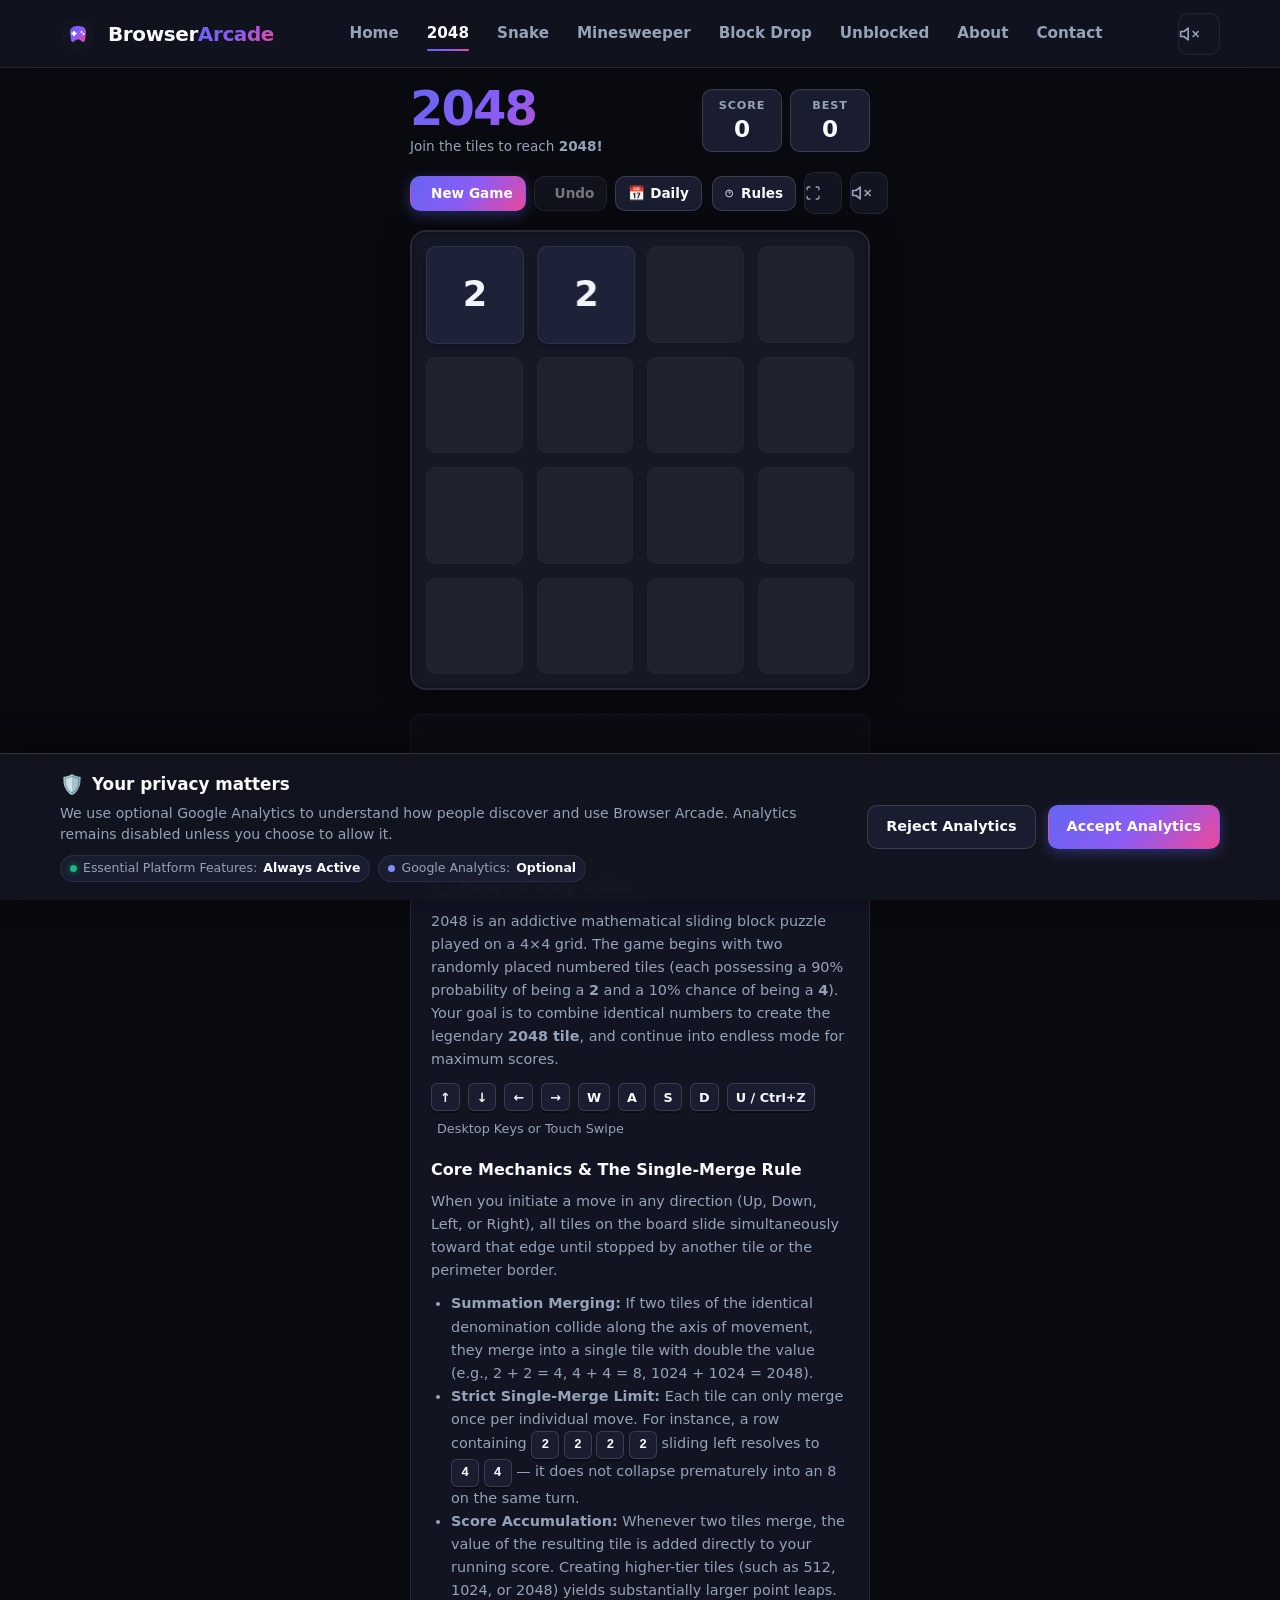
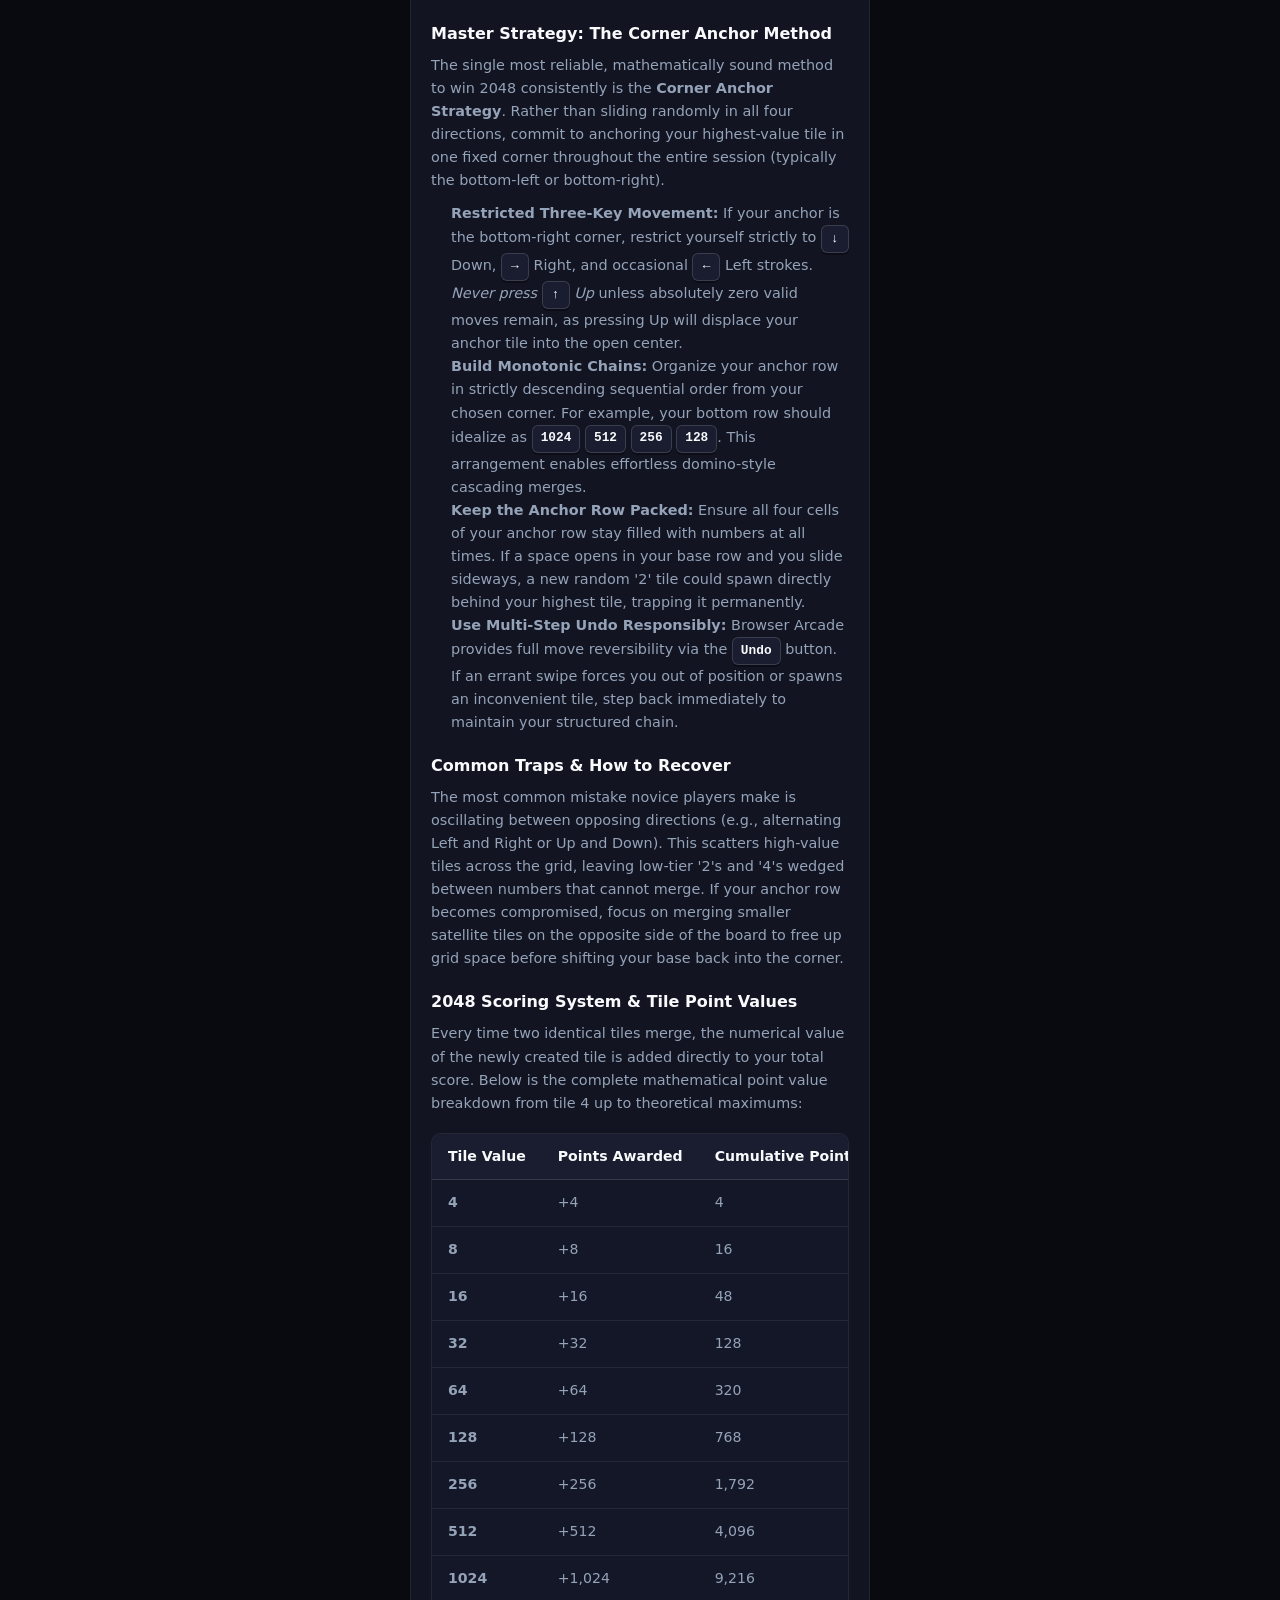
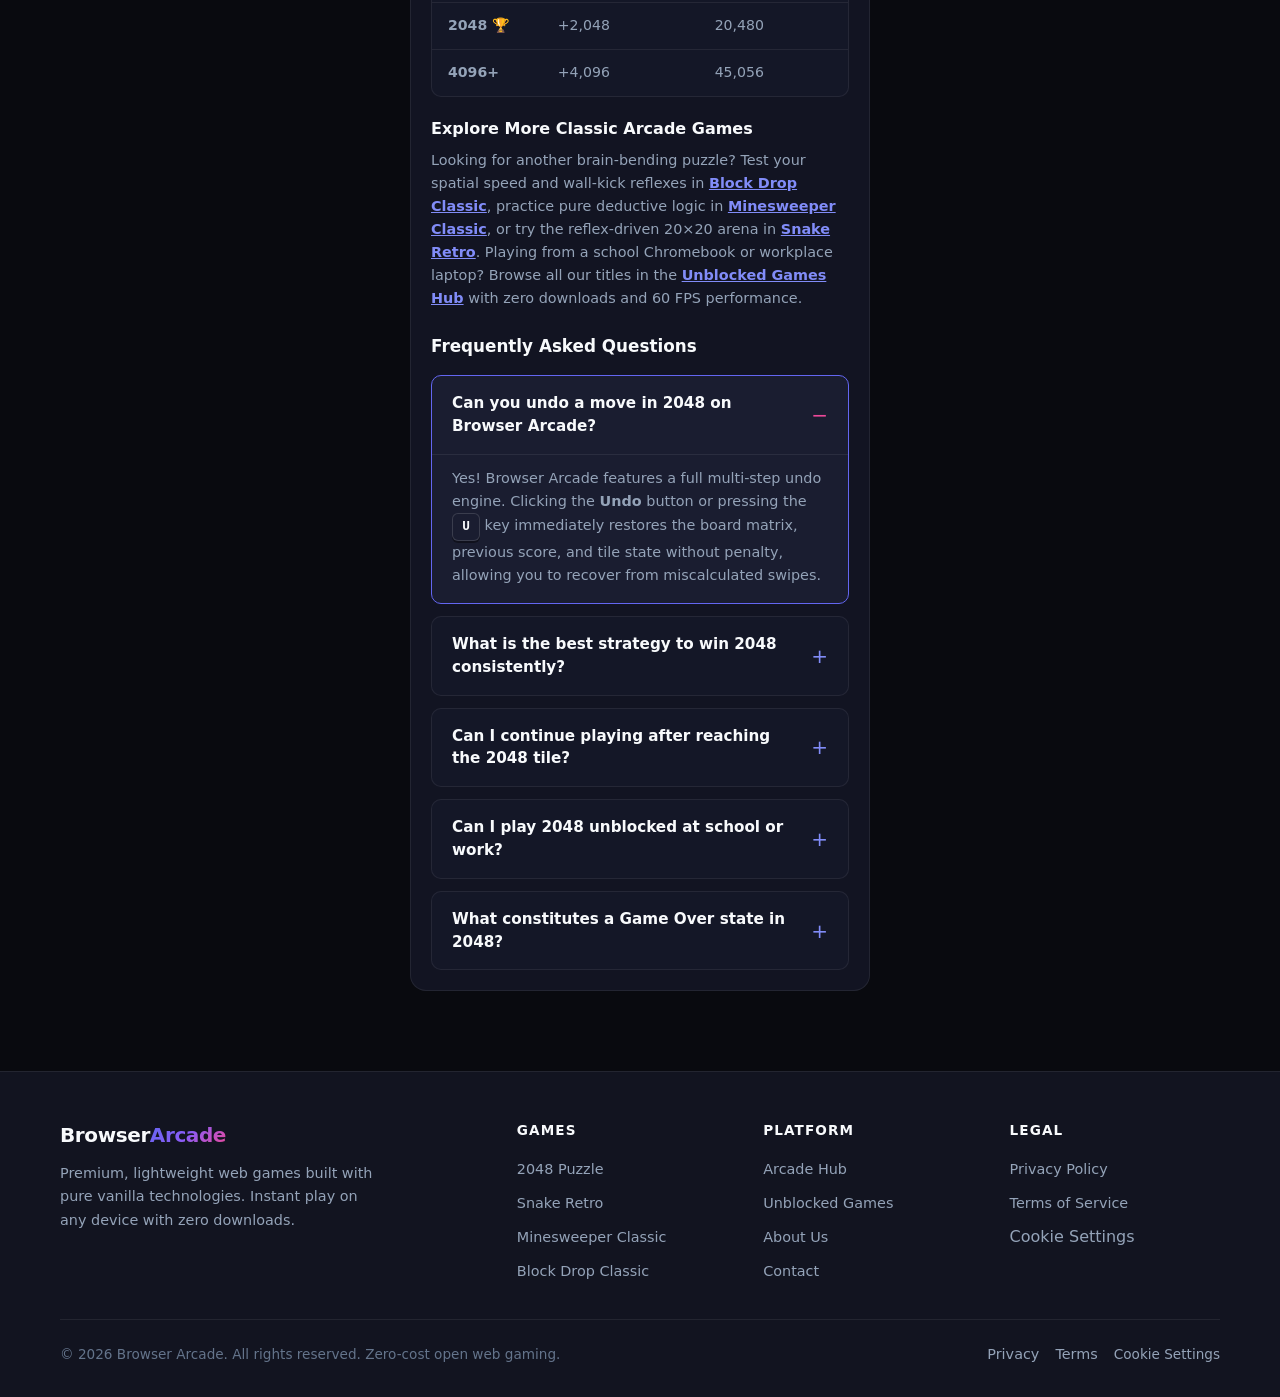
<file: games/2048/index.html>
<!DOCTYPE html>
<html lang="en">
<head>
  <meta charset="UTF-8">
  <meta name="viewport" content="width=device-width, initial-scale=1.0, maximum-scale=1.0, user-scalable=no">
  <title>2048 Game Online: Play 2048 Free with Undo [Instant Play]</title>
  <meta name="description" content="Play the official 2048 game online for free. Features multi-step undo, endless mode beyond 2048, smooth swipe controls, procedural audio, and zero downloads required.">
  <meta name="keywords" content="2048, 2048 game, play 2048, puzzle games, free online games, browser arcade">
  <link rel="canonical" href="https://browserarcade.pages.dev/games/2048/">

  <!-- Open Graph / Facebook -->
  <meta property="og:type" content="website">
  <meta property="og:url" content="https://browserarcade.pages.dev/games/2048/">
  <meta property="og:title" content="2048 Puzzle Game - Play Online Free | Browser Arcade">
  <meta property="og:description" content="Join the tiles and get to 2048! Free browser puzzle game with undo, sound effects, and mobile swipe.">
  <meta property="og:image" content="https://browserarcade.pages.dev/assets/images/og-image.png">
  <meta property="og:image:type" content="image/png">
  <meta property="og:image:width" content="1200">
  <meta property="og:image:height" content="630">
  <meta property="og:image:alt" content="Browser Arcade - 2048 Puzzle Game with swipe controls and sound effects.">

  <!-- Twitter Card -->
  <meta name="twitter:card" content="summary_large_image">
  <meta name="twitter:title" content="2048 Puzzle Game - Play Online Free | Browser Arcade">
  <meta name="twitter:description" content="Join the tiles and get to 2048! Free browser puzzle game with undo, sound effects, and mobile swipe.">
  <meta name="twitter:image" content="https://browserarcade.pages.dev/assets/images/og-image.png">

  <!-- Favicon & PWA -->
  <link rel="icon" type="image/svg+xml" href="/favicon.svg">
  <link rel="manifest" href="/manifest.webmanifest">
  <meta name="theme-color" content="#6366F1">

  <!-- Stylesheets -->
  <link rel="stylesheet" href="/assets/css/reset.css">
  <link rel="stylesheet" href="/assets/css/variables.css">
  <link rel="stylesheet" href="/assets/css/components.css">
  <link rel="stylesheet" href="/assets/css/platform.css">
  <link rel="stylesheet" href="/games/2048/css/2048.css">

  <!-- Schema.org Structured Data -->
  <script type="application/ld+json">
  {
    "@context": "https://schema.org",
    "@graph": [
      {
        "@type": "VideoGame",
        "name": "2048 Puzzle",
        "alternateName": "2048 Game",
        "description": "Play the original 2048 puzzle game online for free. Features smooth swipe and keyboard controls, procedural Web Audio sound effects, multi-step undo support, and endless mode.",
        "url": "https://browserarcade.pages.dev/games/2048/",
        "image": "https://browserarcade.pages.dev/assets/images/og-image.png",
        "genre": ["Puzzle", "Brain Game", "Mathematical Puzzle"],
        "gamePlatform": ["Web Browser", "Desktop", "Mobile"],
        "applicationCategory": "Game",
        "operatingSystem": "Any",
        "inLanguage": "en",
        "offers": {
          "@type": "Offer",
          "price": "0",
          "priceCurrency": "USD",
          "availability": "https://schema.org/InStock"
        },
        "publisher": {
          "@type": "Organization",
          "name": "Browser Arcade",
          "url": "https://browserarcade.pages.dev/"
        }
      },
      {
        "@type": "BreadcrumbList",
        "itemListElement": [
          {
            "@type": "ListItem",
            "position": 1,
            "name": "Browser Arcade",
            "item": "https://browserarcade.pages.dev/"
          },
          {
            "@type": "ListItem",
            "position": 2,
            "name": "Games",
            "item": "https://browserarcade.pages.dev/#games"
          },
          {
            "@type": "ListItem",
            "position": 3,
            "name": "2048 Puzzle",
            "item": "https://browserarcade.pages.dev/games/2048/"
          }
        ]
      },
      {
        "@type": "FAQPage",
        "mainEntity": [
          {
            "@type": "Question",
            "name": "Can you undo a move in 2048 on Browser Arcade?",
            "acceptedAnswer": {
              "@type": "Answer",
              "text": "Yes! Browser Arcade features a full multi-step undo engine. Clicking the 'Undo' button or pressing the 'U' key immediately restores the board matrix, previous score, and tile state without penalty, allowing you to recover from miscalculated swipes."
            }
          },
          {
            "@type": "Question",
            "name": "What is the best strategy to win 2048 consistently?",
            "acceptedAnswer": {
              "@type": "Answer",
              "text": "The most reliable method is the Corner Anchor strategy. Keep your largest value tile permanently anchored in one corner (such as bottom-right) and build monotonic descending chains adjacent to it. Restrict your inputs to only three directions (Down, Right, Left) and avoid pressing Up so your anchor tile is never displaced."
            }
          },
          {
            "@type": "Question",
            "name": "Can I continue playing after reaching the 2048 tile?",
            "acceptedAnswer": {
              "@type": "Answer",
              "text": "Yes! When you assemble the 2048 tile, a victory banner appears with the option to continue playing in Endless Mode. You can proceed to build 4096, 8192, and beyond until no legal moves remain on the board."
            }
          },
          {
            "@type": "Question",
            "name": "Can I play 2048 unblocked at school or work?",
            "acceptedAnswer": {
              "@type": "Answer",
              "text": "Yes. Browser Arcade is built with pure client-side HTML5/CSS3/JavaScript, requiring zero plugins, downloads, VPNs, or login accounts. It loads in under 50KB and runs smoothly on school Chromebooks and restricted networks."
            }
          },
          {
            "@type": "Question",
            "name": "What constitutes a Game Over state in 2048?",
            "acceptedAnswer": {
              "@type": "Answer",
              "text": "A Game Over triggers only when all 16 cells on the 4x4 grid are occupied and no two adjacent tiles (horizontally or vertically) share the same value. As long as at least one merge is possible, the game continues."
            }
          }
        ]
      },
      {
        "@type": "HowTo",
        "name": "How to Win 2048 with the Corner Anchor Strategy",
        "description": "Step-by-step master guide to reaching the 2048 tile consistently using the Corner Anchor method.",
        "step": [
          {
            "@type": "HowToStep",
            "position": 1,
            "name": "Choose a Fixed Corner Anchor",
            "text": "Select one permanent corner (typically bottom-right or bottom-left) and never move your highest tile out of that square."
          },
          {
            "@type": "HowToStep",
            "position": 2,
            "name": "Restrict Movement to Three Directions",
            "text": "If anchoring bottom-right, only swipe Down, Right, and occasionally Left. Never swipe Up unless completely forced, to prevent your highest tile from moving into the open board."
          },
          {
            "@type": "HowToStep",
            "position": 3,
            "name": "Build Monotonic Descending Chains",
            "text": "Keep your anchor row full and arrange tiles in strictly descending order (e.g., 1024, 512, 256, 128) for effortless cascade merges."
          },
          {
            "@type": "HowToStep",
            "position": 4,
            "name": "Use Reversible Undo to Correct Mistakes",
            "text": "If an accidental swipe moves your high tile or spawns an inconvenient number, use Browser Arcade's multi-step Undo to recover your formation."
          }
        ]
      }
    ]
  }
  </script>
</head>
<body class="arcade-layout">
  <!-- Accessibility Skip Link -->
  <a href="#gameContent" class="skip-to-content">Skip to game</a>

  <!-- Platform Header -->
  <header class="arcade-header">
    <div class="container arcade-header-inner">
      <a href="/" class="arcade-brand" aria-label="Browser Arcade Home">
        <div class="arcade-brand-logo">
          <svg width="32" height="32" viewBox="0 0 64 64">
            <defs>
              <linearGradient id="hdrGrad" x1="0%" y1="0%" x2="100%" y2="100%">
                <stop offset="0%" stop-color="#6366F1"/>
                <stop offset="50%" stop-color="#8B5CF6"/>
                <stop offset="100%" stop-color="#EC4899"/>
              </linearGradient>
            </defs>
            <rect width="64" height="64" rx="16" fill="#121420"/>
            <path d="M16 28 C16 20, 22 16, 32 16 C42 16, 48 20, 48 28 L46 44 C46 47, 43 49, 40 47 L35 43 L29 43 L24 47 C21 49, 18 47, 18 44 Z" fill="url(#hdrGrad)"/>
            <rect x="22" y="26" width="4" height="10" rx="1" fill="#FFFFFF"/>
            <rect x="19" y="29" width="10" height="4" rx="1" fill="#FFFFFF"/>
            <circle cx="39" cy="28" r="2.2" fill="#FFFFFF"/>
            <circle cx="43" cy="32" r="2.2" fill="#FFFFFF"/>
          </svg>
        </div>
        <div class="arcade-brand-text">Browser<span>Arcade</span></div>
      </a>

      <!-- Desktop Navigation -->
      <nav class="arcade-nav" aria-label="Primary Navigation">
        <a href="/" class="arcade-nav-link">Home</a>
        <a href="/games/2048/" class="arcade-nav-link active">2048</a>
        <a href="/games/snake/" class="arcade-nav-link">Snake</a>
        <a href="/games/minesweeper/" class="arcade-nav-link">Minesweeper</a>
        <a href="/games/blockdrop/" class="arcade-nav-link">Block Drop</a>
        <a href="/unblocked/" class="arcade-nav-link">Unblocked</a>
        <a href="/about/" class="arcade-nav-link">About</a>
        <a href="/contact/" class="arcade-nav-link">Contact</a>
      </nav>

      <!-- Header Actions -->
      <div class="arcade-header-actions">
        <button class="arcade-btn-icon sound-toggle-btn" aria-label="Toggle Sound Effects" title="Sound Effects">
          <span class="sound-icon"></span>
        </button>
        <button class="arcade-mobile-toggle" id="mobileNavToggle" aria-label="Toggle Navigation Menu" aria-expanded="false">
          <span></span>
          <span></span>
          <span></span>
        </button>
      </div>
    </div>
  </header>

  <!-- Mobile Navigation Drawer -->
  <div class="arcade-mobile-drawer" id="mobileNavDrawer" aria-label="Mobile Navigation">
    <a href="/" class="arcade-mobile-link">Home</a>
    <a href="/games/2048/" class="arcade-mobile-link active">2048 Puzzle</a>
    <a href="/games/snake/" class="arcade-mobile-link">Snake Retro</a>
    <a href="/games/minesweeper/" class="arcade-mobile-link">Minesweeper Classic</a>
    <a href="/games/blockdrop/" class="arcade-mobile-link">Block Drop Classic</a>
    <a href="/unblocked/" class="arcade-mobile-link">Unblocked Games</a>
    <a href="/about/" class="arcade-mobile-link">About Browser Arcade</a>
    <a href="/contact/" class="arcade-mobile-link">Contact Us</a>
    <a href="/privacy/" class="arcade-mobile-link">Privacy Policy</a>
    <a href="/terms/" class="arcade-mobile-link">Terms of Service</a>
  </div>

  <!-- Main Game Content -->
  <main class="arcade-main" id="gameContent">
    <div class="container">
      <div class="game-wrapper">
        <!-- Game HUD: Title & Scores -->
        <div class="game-hud">
          <div class="game-title-group">
            <h1 class="game-title">2048</h1>
            <p class="game-subtitle">Join the tiles to reach <strong>2048!</strong></p>
          </div>

          <div class="game-scores">
            <div class="score-box" aria-live="polite">
              <span class="score-box-label">Score</span>
              <span class="score-box-value" id="currentScore">0</span>
            </div>
            <div class="score-box">
              <span class="score-box-label">Best</span>
              <span class="score-box-value" id="bestScore">0</span>
            </div>
          </div>
        </div>

        <!-- Controls Toolbar -->
        <div class="game-toolbar">
          <div class="game-toolbar-left">
            <button class="arcade-btn arcade-btn-primary arcade-btn-sm btn-new-game" id="newGameBtn">
              <svg width="16" height="16" viewBox="0 0 24 24" fill="none" stroke="currentColor" stroke-width="2.5">
                <path d="M21.5 2v6h-6M21.34 15.57a10 10 0 1 1-.57-8.38l5.67-5.67"/>
              </svg>
              New Game
            </button>
            <button class="arcade-btn arcade-btn-secondary arcade-btn-sm" id="undoBtn" disabled title="Undo last move">
              <svg width="16" height="16" viewBox="0 0 24 24" fill="none" stroke="currentColor" stroke-width="2.5">
                <path d="M3 7v6h6"/>
                <path d="M21 17a9 9 0 0 0-9-9 9 9 0 0 0-6 2.3L3 13"/>
              </svg>
              Undo
            </button>
            <button class="arcade-btn arcade-btn-secondary arcade-btn-sm" id="dailyModeBtn" type="button" title="Play Today's Synchronized Global Daily Puzzle">
              📅 Daily
            </button>
          </div>

          <div class="game-toolbar-right">
            <button class="arcade-btn arcade-btn-secondary arcade-btn-sm" id="rulesBtn" title="Game instructions">
              <svg width="15" height="15" viewBox="0 0 24 24" fill="none" stroke="currentColor" stroke-width="2.5">
                <circle cx="12" cy="12" r="10"></circle>
                <path d="M9.09 9a3 3 0 0 1 5.83 1c0 2-3 3-3 3"></path>
                <line x1="12" y1="17" x2="12.01" y2="17"></line>
              </svg>
              Rules
            </button>
            <button class="arcade-btn-icon fullscreen-toggle-btn" aria-label="Toggle Fullscreen" title="Toggle Fullscreen (F)">
              <svg width="16" height="16" viewBox="0 0 24 24" fill="none" stroke="currentColor" stroke-width="2" class="fs-icon-enter">
                <path d="M8 3H5a2 2 0 0 0-2 2v3m18 0V5a2 2 0 0 0-2-2h-3m0 18h3a2 2 0 0 0 2-2v-3M3 16v3a2 2 0 0 0 2 2h3"></path>
              </svg>
              <svg width="16" height="16" viewBox="0 0 24 24" fill="none" stroke="currentColor" stroke-width="2" class="fs-icon-exit" style="display: none;">
                <path d="M4 14h6m0 0v6m0-6L3 21m17-7h-6m0 0v6m0-6l7 7M4 10h6m0 0V4m0 6L3 3m17 7h-6m0 0V4m0 6l7-7"></path>
              </svg>
            </button>
            <button class="arcade-btn-icon sound-toggle-btn" aria-label="Toggle Sound" title="Sound: Off by default">
              <span class="sound-icon"></span>
            </button>
          </div>
        </div>

        <!-- Daily Challenge Banner -->
        <div id="dailyBanner2048" class="daily-challenge-badge" style="display: none; margin-bottom: 14px; background: linear-gradient(135deg, rgba(99, 102, 241, 0.15), rgba(236, 72, 153, 0.15)); border: 1px solid var(--primary-500); border-radius: var(--radius-full); padding: 4px 16px; font-size: 0.82rem; font-weight: 700; color: var(--accent-cyan); align-items: center; justify-content: center; gap: 8px;">
          <span>📅 Daily Challenge:</span>
          <span id="dailyDateDisplay2048" style="color: #ffffff;"></span>
          <span id="dailyBestBadge2048" style="margin-left: 6px; font-size: 0.78rem; padding: 2px 8px; border-radius: 4px; background: rgba(16, 185, 129, 0.2); color: #34d399; display: none;"></span>
        </div>

        <!-- 4x4 Game Board -->
        <div class="game-board-container" id="gameBoard" role="application" aria-label="2048 Game Board">
          <!-- 16 Static Background Grid Cells -->
          <div class="grid-background" aria-hidden="true">
            <div class="grid-cell"></div>
            <div class="grid-cell"></div>
            <div class="grid-cell"></div>
            <div class="grid-cell"></div>
            <div class="grid-cell"></div>
            <div class="grid-cell"></div>
            <div class="grid-cell"></div>
            <div class="grid-cell"></div>
            <div class="grid-cell"></div>
            <div class="grid-cell"></div>
            <div class="grid-cell"></div>
            <div class="grid-cell"></div>
            <div class="grid-cell"></div>
            <div class="grid-cell"></div>
            <div class="grid-cell"></div>
            <div class="grid-cell"></div>
          </div>

          <!-- Dynamic Active Tiles Container -->
          <div class="tile-container" id="tileContainer" aria-live="polite"></div>

          <!-- Win Overlay Modal -->
          <div class="game-overlay" id="winOverlay" role="dialog" aria-modal="true" aria-labelledby="winTitle">
            <div class="arcade-modal-icon">🏆</div>
            <h2 class="game-overlay-title" id="winTitle" style="color: #ec4899;">You Won!</h2>
            <p class="game-overlay-desc">Incredible! You reached the 2048 tile. Keep going to set a legendary high score!</p>
            <div class="game-overlay-actions">
              <button class="arcade-btn arcade-btn-primary" id="keepGoingBtn">Keep Going</button>
              <button class="arcade-btn arcade-btn-secondary btn-new-game">New Game</button>
              <button type="button" class="arcade-btn arcade-btn-secondary arcade-share-btn" data-game="2048 Puzzle" data-score-el="finalScore" style="display: inline-flex; align-items: center; gap: 6px;">
                <svg width="16" height="16" viewBox="0 0 24 24" fill="none" stroke="currentColor" stroke-width="2"><circle cx="18" cy="5" r="3"></circle><circle cx="6" cy="12" r="3"></circle><circle cx="18" cy="19" r="3"></circle><line x1="8.59" y1="13.51" x2="15.42" y2="17.49"></line><line x1="15.41" y1="6.51" x2="8.59" y2="10.49"></line></svg>
                Share Score
              </button>
            </div>
            <div class="arcade-next-game-card">
              <div class="next-game-label">Up Next Challenge</div>
              <a href="/games/snake/" class="next-game-link">
                <div class="next-game-icon">🐍</div>
                <div class="next-game-info">
                  <div class="next-game-title">Snake Retro</div>
                  <div class="next-game-desc">Test your reflexes on the 20&times;20 arena</div>
                </div>
                <div class="next-game-arrow">&rarr;</div>
              </a>
            </div>
          </div>

          <!-- Game Over Overlay Modal -->
          <div class="game-overlay" id="gameOverOverlay" role="dialog" aria-modal="true" aria-labelledby="gameOverTitle">
            <div class="arcade-modal-icon">💀</div>
            <h2 class="game-overlay-title" id="gameOverTitle" style="color: #ef4444;">Game Over!</h2>
            <p class="game-overlay-desc">No moves left! Your final score: <strong id="finalScore" style="color: #f8fafc;">0</strong></p>
            <div class="game-overlay-actions">
              <button class="arcade-btn arcade-btn-primary btn-new-game">Try Again</button>
              <button type="button" class="arcade-btn arcade-btn-secondary arcade-share-btn" data-game="2048 Puzzle" data-score-el="finalScore" style="display: inline-flex; align-items: center; gap: 6px;">
                <svg width="16" height="16" viewBox="0 0 24 24" fill="none" stroke="currentColor" stroke-width="2"><circle cx="18" cy="5" r="3"></circle><circle cx="6" cy="12" r="3"></circle><circle cx="18" cy="19" r="3"></circle><line x1="8.59" y1="13.51" x2="15.42" y2="17.49"></line><line x1="15.41" y1="6.51" x2="8.59" y2="10.49"></line></svg>
                Share Score
              </button>
            </div>
            <div class="arcade-next-game-card">
              <div class="next-game-label">Up Next Challenge</div>
              <a href="/games/snake/" class="next-game-link">
                <div class="next-game-icon">🐍</div>
                <div class="next-game-info">
                  <div class="next-game-title">Snake Retro</div>
                  <div class="next-game-desc">Test your reflexes on the 20&times;20 arena</div>
                </div>
                <div class="next-game-arrow">&rarr;</div>
              </a>
            </div>
          </div>
        </div>

        <!-- Rules / Instructions Modal -->
        <div class="arcade-modal-backdrop" id="rulesModal" role="dialog" aria-modal="true" aria-labelledby="rulesModalTitle">
          <div class="arcade-modal-card" style="text-align: left; max-width: 460px;">
            <div style="display: flex; justify-content: space-between; align-items: center; margin-bottom: 16px;">
              <h2 class="arcade-modal-title" id="rulesModalTitle" style="margin: 0; font-size: 1.4rem;">How to Play 2048</h2>
              <button class="arcade-btn-icon arcade-btn-sm" id="closeRulesBtn" aria-label="Close rules">
                <svg width="18" height="18" viewBox="0 0 24 24" fill="none" stroke="currentColor" stroke-width="2.5">
                  <line x1="18" y1="6" x2="6" y2="18"></line>
                  <line x1="6" y1="6" x2="18" y2="18"></line>
                </svg>
              </button>
            </div>
            <div class="game-info-text" style="margin-bottom: 18px;">
              <p style="margin-bottom: 10px;"><strong>Objective:</strong> Slide matching numbered tiles across the 4&times;4 grid. When two identical numbers collide, they merge into their sum!</p>
              <p style="margin-bottom: 10px;">Reach the <strong>2048 tile</strong> to win. You can keep playing past 2048 to hit 4096 or higher!</p>
              <p style="margin-bottom: 12px;"><strong>Controls:</strong></p>
              <ul style="list-style: disc; padding-left: 20px; line-height: 1.6; color: var(--text-muted); font-size: 0.9rem;">
                <li><strong>Mobile:</strong> Swipe your finger in any direction across the board.</li>
                <li><strong>Desktop:</strong> Use <kbd class="control-key">↑</kbd> <kbd class="control-key">↓</kbd> <kbd class="control-key">←</kbd> <kbd class="control-key">→</kbd> or <kbd class="control-key">W</kbd> <kbd class="control-key">A</kbd> <kbd class="control-key">S</kbd> <kbd class="control-key">D</kbd>.</li>
                <li><strong>Undo:</strong> Click the Undo button or press <kbd class="control-key">U</kbd> / <kbd class="control-key">Ctrl+Z</kbd>.</li>
              </ul>
            </div>
            <button class="arcade-btn arcade-btn-primary" style="width: 100%;" onclick="document.getElementById('rulesModal').classList.remove('active')">Got It, Let's Play!</button>
          </div>
        </div>

        <!-- AdSense Ready Placement Container (Zero CLS, No ads/scripts) -->
        <div class="arcade-ad-slot arcade-ad-leaderboard" aria-hidden="true"></div>
        <div class="arcade-ad-slot arcade-ad-mobile-banner" aria-hidden="true"></div>

        <!-- Comprehensive Strategy & Guide Section -->
        <section class="game-info-card" aria-labelledby="howToPlayHeading">
          <h2 class="game-info-title" id="howToPlayHeading">
            <svg width="20" height="20" viewBox="0 0 24 24" fill="none" stroke="currentColor" stroke-width="2">
              <circle cx="12" cy="12" r="10"></circle>
              <line x1="12" y1="16" x2="12" y2="12"></line>
              <line x1="12" y1="8" x2="12.01" y2="8"></line>
            </svg>
            How to Play 2048
          </h2>
          <p class="game-info-text">
            2048 is an addictive mathematical sliding block puzzle played on a 4&times;4 grid. The game begins with two randomly placed numbered tiles (each possessing a 90% probability of being a <strong>2</strong> and a 10% chance of being a <strong>4</strong>). Your goal is to combine identical numbers to create the legendary <strong>2048 tile</strong>, and continue into endless mode for maximum scores.
          </p>

          <div class="controls-badge-grid">
            <span class="control-key">↑</span>
            <span class="control-key">↓</span>
            <span class="control-key">←</span>
            <span class="control-key">→</span>
            <span class="control-key">W</span>
            <span class="control-key">A</span>
            <span class="control-key">S</span>
            <span class="control-key">D</span>
            <span class="control-key">U / Ctrl+Z</span>
            <span style="font-size: 0.8rem; color: var(--text-muted); align-self: center; margin-left: 6px;">Desktop Keys or Touch Swipe</span>
          </div>

          <h3 style="font-size: 1rem; font-weight: 700; color: var(--text-main); margin: 20px 0 8px;">Core Mechanics &amp; The Single-Merge Rule</h3>
          <p class="game-info-text">
            When you initiate a move in any direction (Up, Down, Left, or Right), all tiles on the board slide simultaneously toward that edge until stopped by another tile or the perimeter border.
          </p>
          <ul style="list-style: disc; padding-left: 20px; margin: 10px 0; color: var(--text-muted); font-size: 0.9rem; line-height: 1.6;">
            <li><strong>Summation Merging:</strong> If two tiles of the identical denomination collide along the axis of movement, they merge into a single tile with double the value (e.g., 2 + 2 = 4, 4 + 4 = 8, 1024 + 1024 = 2048).</li>
            <li><strong>Strict Single-Merge Limit:</strong> Each tile can only merge once per individual move. For instance, a row containing <kbd class="control-key">2</kbd> <kbd class="control-key">2</kbd> <kbd class="control-key">2</kbd> <kbd class="control-key">2</kbd> sliding left resolves to <kbd class="control-key">4</kbd> <kbd class="control-key">4</kbd> &mdash; it does not collapse prematurely into an 8 on the same turn.</li>
            <li><strong>Score Accumulation:</strong> Whenever two tiles merge, the value of the resulting tile is added directly to your running score. Creating higher-tier tiles (such as 512, 1024, or 2048) yields substantially larger point leaps.</li>
          </ul>

          <h3 style="font-size: 1rem; font-weight: 700; color: var(--text-main); margin: 20px 0 8px;">Master Strategy: The Corner Anchor Method</h3>
          <p class="game-info-text">
            The single most reliable, mathematically sound method to win 2048 consistently is the <strong>Corner Anchor Strategy</strong>. Rather than sliding randomly in all four directions, commit to anchoring your highest-value tile in one fixed corner throughout the entire session (typically the bottom-left or bottom-right).
          </p>
          <ol style="padding-left: 20px; margin: 10px 0; color: var(--text-muted); font-size: 0.9rem; line-height: 1.6;">
            <li><strong>Restricted Three-Key Movement:</strong> If your anchor is the bottom-right corner, restrict yourself strictly to <kbd class="control-key">↓</kbd> Down, <kbd class="control-key">→</kbd> Right, and occasional <kbd class="control-key">←</kbd> Left strokes. <em>Never press <kbd class="control-key">↑</kbd> Up</em> unless absolutely zero valid moves remain, as pressing Up will displace your anchor tile into the open center.</li>
            <li><strong>Build Monotonic Chains:</strong> Organize your anchor row in strictly descending sequential order from your chosen corner. For example, your bottom row should idealize as <kbd class="control-key">1024</kbd> <kbd class="control-key">512</kbd> <kbd class="control-key">256</kbd> <kbd class="control-key">128</kbd>. This arrangement enables effortless domino-style cascading merges.</li>
            <li><strong>Keep the Anchor Row Packed:</strong> Ensure all four cells of your anchor row stay filled with numbers at all times. If a space opens in your base row and you slide sideways, a new random '2' tile could spawn directly behind your highest tile, trapping it permanently.</li>
            <li><strong>Use Multi-Step Undo Responsibly:</strong> Browser Arcade provides full move reversibility via the <kbd class="control-key">Undo</kbd> button. If an errant swipe forces you out of position or spawns an inconvenient tile, step back immediately to maintain your structured chain.</li>
          </ol>

          <h3 style="font-size: 1rem; font-weight: 700; color: var(--text-main); margin: 20px 0 8px;">Common Traps &amp; How to Recover</h3>
          <p class="game-info-text">
            The most common mistake novice players make is oscillating between opposing directions (e.g., alternating Left and Right or Up and Down). This scatters high-value tiles across the grid, leaving low-tier '2's and '4's wedged between numbers that cannot merge. If your anchor row becomes compromised, focus on merging smaller satellite tiles on the opposite side of the board to free up grid space before shifting your base back into the corner.
          </p>

          <h3 style="font-size: 1rem; font-weight: 700; color: var(--text-main); margin: 20px 0 8px;">2048 Scoring System &amp; Tile Point Values</h3>
          <p class="game-info-text">
            Every time two identical tiles merge, the numerical value of the newly created tile is added directly to your total score. Below is the complete mathematical point value breakdown from tile 4 up to theoretical maximums:
          </p>
          <div class="arcade-table-container">
            <table class="arcade-table">
              <thead>
                <tr>
                  <th>Tile Value</th>
                  <th>Points Awarded</th>
                  <th>Cumulative Points</th>
                  <th>Spawns Needed</th>
                  <th>Difficulty Tier</th>
                </tr>
              </thead>
              <tbody>
                <tr>
                  <td><strong>4</strong></td>
                  <td>+4</td>
                  <td>4</td>
                  <td>2</td>
                  <td><span class="badge-table" style="background: rgba(16, 185, 129, 0.2); color: #34D399;">Intro</span></td>
                </tr>
                <tr>
                  <td><strong>8</strong></td>
                  <td>+8</td>
                  <td>16</td>
                  <td>4</td>
                  <td><span class="badge-table" style="background: rgba(16, 185, 129, 0.2); color: #34D399;">Easy</span></td>
                </tr>
                <tr>
                  <td><strong>16</strong></td>
                  <td>+16</td>
                  <td>48</td>
                  <td>8</td>
                  <td><span class="badge-table" style="background: rgba(6, 182, 212, 0.2); color: #38BDF8;">Beginner</span></td>
                </tr>
                <tr>
                  <td><strong>32</strong></td>
                  <td>+32</td>
                  <td>128</td>
                  <td>16</td>
                  <td><span class="badge-table" style="background: rgba(6, 182, 212, 0.2); color: #38BDF8;">Novice</span></td>
                </tr>
                <tr>
                  <td><strong>64</strong></td>
                  <td>+64</td>
                  <td>320</td>
                  <td>32</td>
                  <td><span class="badge-table" style="background: rgba(99, 102, 241, 0.2); color: #818CF8;">Intermediate</span></td>
                </tr>
                <tr>
                  <td><strong>128</strong></td>
                  <td>+128</td>
                  <td>768</td>
                  <td>64</td>
                  <td><span class="badge-table" style="background: rgba(99, 102, 241, 0.2); color: #818CF8;">Advanced</span></td>
                </tr>
                <tr>
                  <td><strong>256</strong></td>
                  <td>+256</td>
                  <td>1,792</td>
                  <td>128</td>
                  <td><span class="badge-table" style="background: rgba(245, 158, 11, 0.2); color: #FBBF24;">Expert</span></td>
                </tr>
                <tr>
                  <td><strong>512</strong></td>
                  <td>+512</td>
                  <td>4,096</td>
                  <td>256</td>
                  <td><span class="badge-table" style="background: rgba(245, 158, 11, 0.2); color: #FBBF24;">Master</span></td>
                </tr>
                <tr>
                  <td><strong>1024</strong></td>
                  <td>+1,024</td>
                  <td>9,216</td>
                  <td>512</td>
                  <td><span class="badge-table" style="background: rgba(236, 72, 153, 0.2); color: #F472B6;">Elite</span></td>
                </tr>
                <tr>
                  <td><strong>2048</strong> 🏆</td>
                  <td>+2,048</td>
                  <td>20,480</td>
                  <td>1,024</td>
                  <td><span class="badge-table" style="background: rgba(236, 72, 153, 0.2); color: #F472B6;">Victory</span></td>
                </tr>
                <tr>
                  <td><strong>4096+</strong></td>
                  <td>+4,096</td>
                  <td>45,056</td>
                  <td>2,048</td>
                  <td><span class="badge-table" style="background: rgba(139, 92, 246, 0.2); color: #A78BFA;">Endless</span></td>
                </tr>
              </tbody>
            </table>
          </div>

          <h3 style="font-size: 1rem; font-weight: 700; color: var(--text-main); margin: 20px 0 8px;">Explore More Classic Arcade Games</h3>
          <p class="game-info-text">
            Looking for another brain-bending puzzle? Test your spatial speed and wall-kick reflexes in <a href="/games/blockdrop/" style="color: var(--primary-400); text-decoration: underline; font-weight: 600;">Block Drop Classic</a>, practice pure deductive logic in <a href="/games/minesweeper/" style="color: var(--primary-400); text-decoration: underline; font-weight: 600;">Minesweeper Classic</a>, or try the reflex-driven 20&times;20 arena in <a href="/games/snake/" style="color: var(--primary-400); text-decoration: underline; font-weight: 600;">Snake Retro</a>. Playing from a school Chromebook or workplace laptop? Browse all our titles in the <a href="/unblocked/" style="color: var(--primary-400); text-decoration: underline; font-weight: 600;">Unblocked Games Hub</a> with zero downloads and 60 FPS performance.
          </p>

          <h3 style="font-size: 1.05rem; font-weight: 700; color: var(--text-main); margin: 24px 0 10px;">Frequently Asked Questions</h3>
          <div class="arcade-faq-group">
            <details class="arcade-faq-item" open>
              <summary class="arcade-faq-question">Can you undo a move in 2048 on Browser Arcade?</summary>
              <div class="arcade-faq-answer">
                Yes! Browser Arcade features a full multi-step undo engine. Clicking the <strong>Undo</strong> button or pressing the <kbd class="control-key">U</kbd> key immediately restores the board matrix, previous score, and tile state without penalty, allowing you to recover from miscalculated swipes.
              </div>
            </details>

            <details class="arcade-faq-item">
              <summary class="arcade-faq-question">What is the best strategy to win 2048 consistently?</summary>
              <div class="arcade-faq-answer">
                The most reliable method is the <strong>Corner Anchor Strategy</strong>. Commit to locking your largest value tile permanently in one corner (e.g. bottom-right) and build descending values adjacent to it. Restrict your inputs strictly to three directions (<kbd class="control-key">↓</kbd>, <kbd class="control-key">→</kbd>, and <kbd class="control-key">←</kbd>) and avoid pressing Up so your anchor tile is never displaced.
              </div>
            </details>

            <details class="arcade-faq-item">
              <summary class="arcade-faq-question">Can I continue playing after reaching the 2048 tile?</summary>
              <div class="arcade-faq-answer">
                Yes! When you assemble the 2048 tile, a victory banner appears with the option to continue playing in <strong>Endless Mode</strong>. You can proceed to build 4096, 8192, and beyond until no legal moves remain on the board.
              </div>
            </details>

            <details class="arcade-faq-item">
              <summary class="arcade-faq-question">Can I play 2048 unblocked at school or work?</summary>
              <div class="arcade-faq-answer">
                Yes. Browser Arcade is built with pure client-side HTML5/CSS3/JavaScript, requiring zero plugins, downloads, VPNs, or login accounts. It loads in under 50KB and runs smoothly on school Chromebooks and restricted networks. Visit our <a href="/unblocked/" style="color: var(--primary-400); text-decoration: underline;">Unblocked Games Hub</a> for more classic arcade titles.
              </div>
            </details>

            <details class="arcade-faq-item">
              <summary class="arcade-faq-question">What constitutes a Game Over state in 2048?</summary>
              <div class="arcade-faq-answer">
                A Game Over triggers only when all 16 cells on the 4&times;4 grid are occupied and no two adjacent tiles (horizontally or vertically) share the same value. As long as at least one merge is possible, the game continues.
              </div>
            </details>
          </div>
        </section>
      </div>
    </div>
  </main>

  <!-- Platform Footer -->
  <footer class="arcade-footer">
    <div class="container">
      <div class="arcade-footer-grid">
        <div>
          <div class="arcade-brand">
            <div class="arcade-brand-text">Browser<span>Arcade</span></div>
          </div>
          <p class="arcade-footer-brand-desc">
            Premium, lightweight web games built with pure vanilla technologies. Instant play on any device with zero downloads.
          </p>
        </div>
        <div>
          <h3 class="arcade-footer-title">Games</h3>
          <ul class="arcade-footer-list">
            <li><a href="/games/2048/" class="arcade-footer-link">2048 Puzzle</a></li>
            <li><a href="/games/snake/" class="arcade-footer-link">Snake Retro</a></li>
            <li><a href="/games/minesweeper/" class="arcade-footer-link">Minesweeper Classic</a></li>
            <li><a href="/games/blockdrop/" class="arcade-footer-link">Block Drop Classic</a></li>
          </ul>
        </div>
        <div>
          <h3 class="arcade-footer-title">Platform</h3>
          <ul class="arcade-footer-list">
            <li><a href="/" class="arcade-footer-link">Arcade Hub</a></li>
            <li><a href="/unblocked/" class="arcade-footer-link">Unblocked Games</a></li>
            <li><a href="/about/" class="arcade-footer-link">About Us</a></li>
            <li><a href="/contact/" class="arcade-footer-link">Contact</a></li>
          </ul>
        </div>
        <div>
          <h3 class="arcade-footer-title">Legal</h3>
          <ul class="arcade-footer-list">
            <li><a href="/privacy/" class="arcade-footer-link">Privacy Policy</a></li>
            <li><a href="/terms/" class="arcade-footer-link">Terms of Service</a></li>
            <li><button type="button" class="arcade-footer-link cookie-settings-trigger">Cookie Settings</button></li>
          </ul>
        </div>
      </div>
      <div class="arcade-footer-bottom">
        <div>&copy; 2026 Browser Arcade. All rights reserved. Zero-cost open web gaming.</div>
        <div style="display: flex; gap: 16px;">
          <a href="/privacy/" class="arcade-footer-link">Privacy</a>
          <a href="/terms/" class="arcade-footer-link">Terms</a>
          <button type="button" class="arcade-footer-link" id="cookieSettingsBtn">Cookie Settings</button>
        </div>
      </div>
    </div>
  </footer>

  <!-- Monetag Smart Tag -->
  <script src="https://quge5.com/88/tag.min.js" data-zone="311193" async data-cfasync="false"></script>
  <!-- Application Modules -->
  <script type="module" src="/assets/js/arcade.js"></script>
  <script type="module" src="/games/2048/js/main.js"></script>
</body>
</html>
</file>
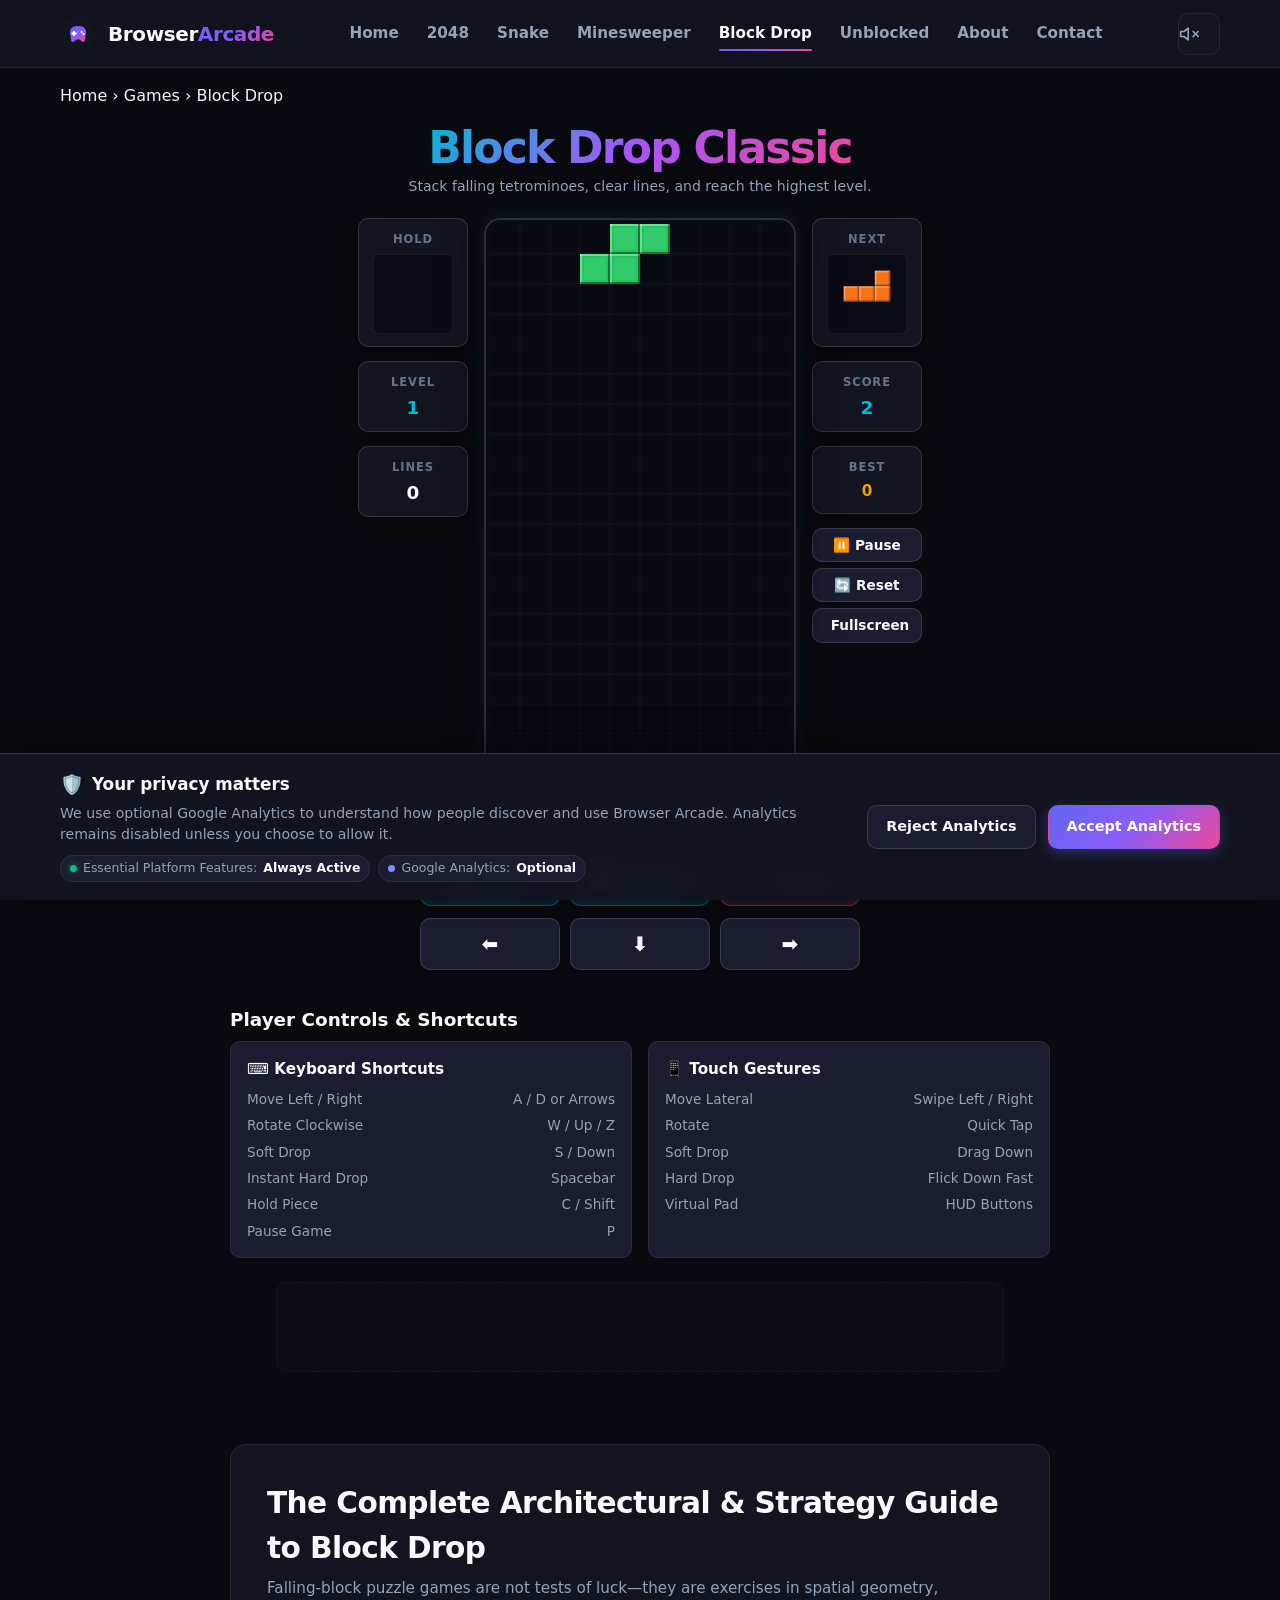
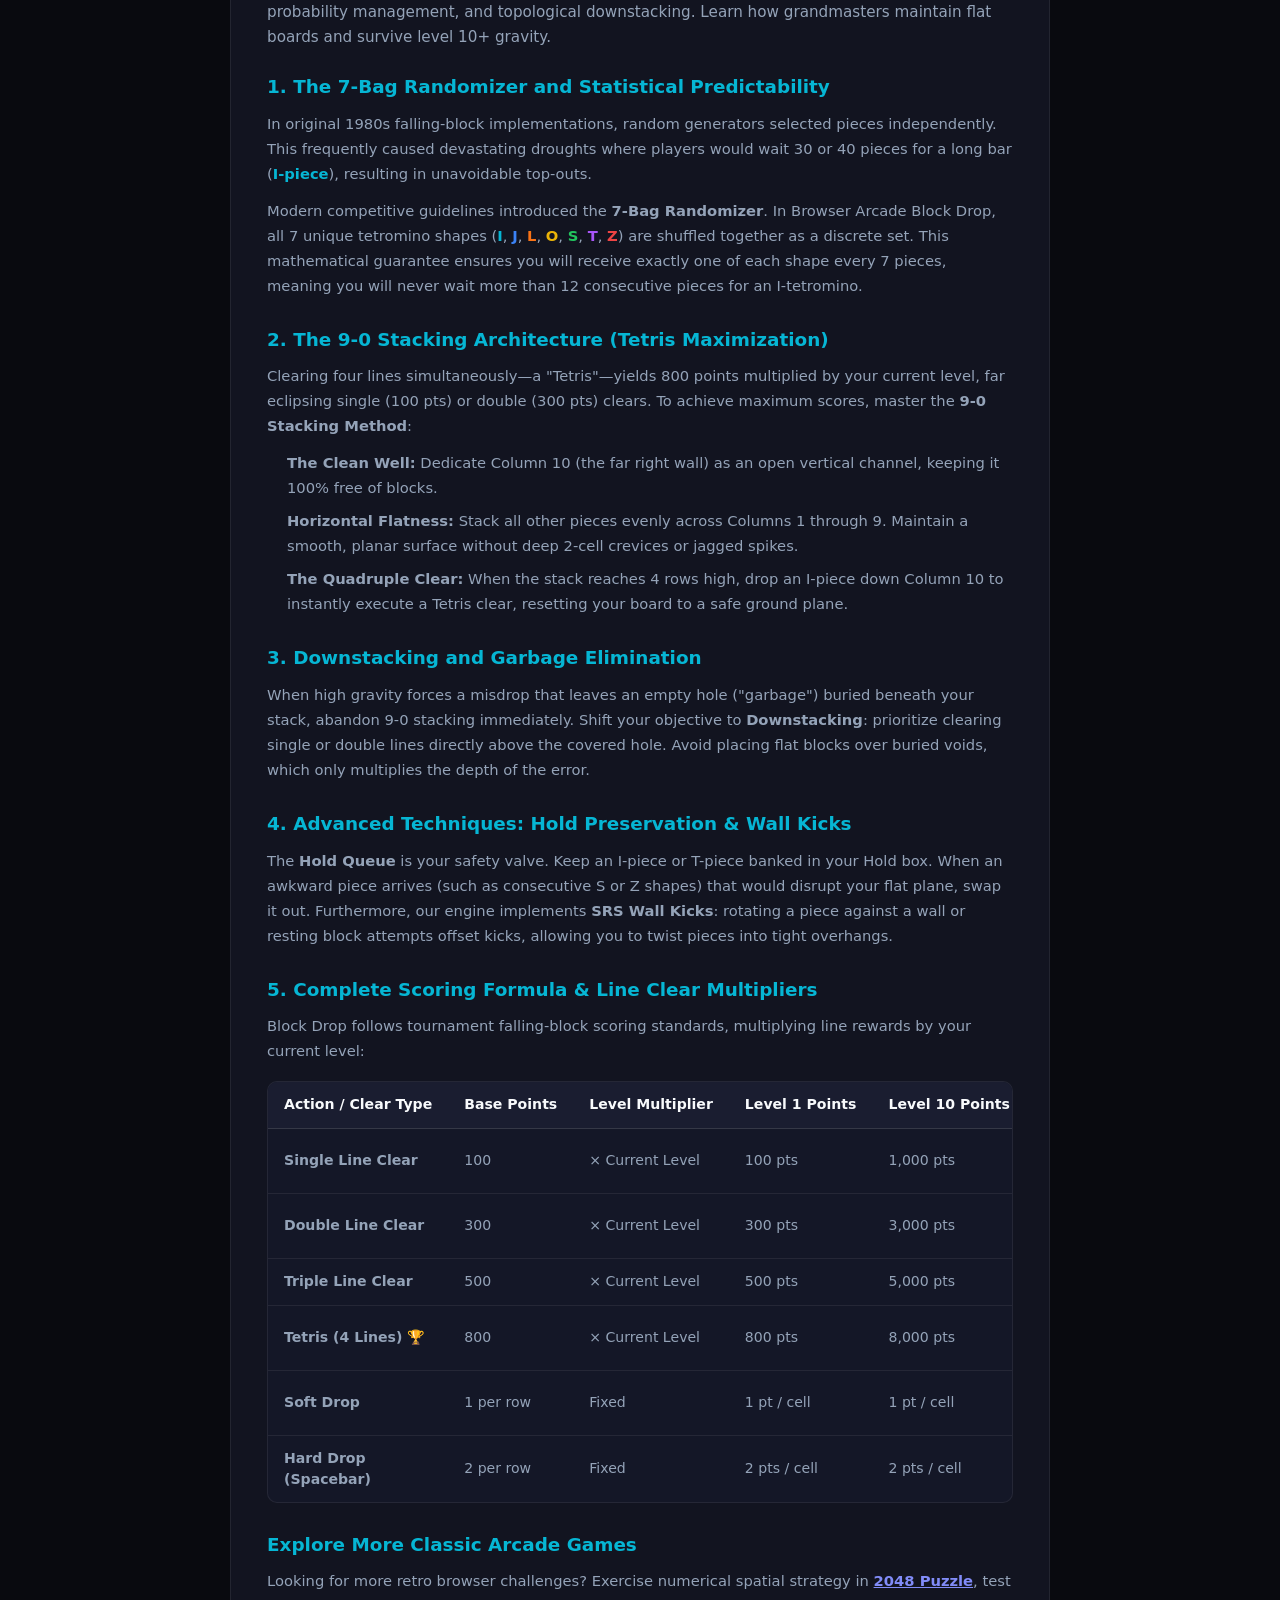
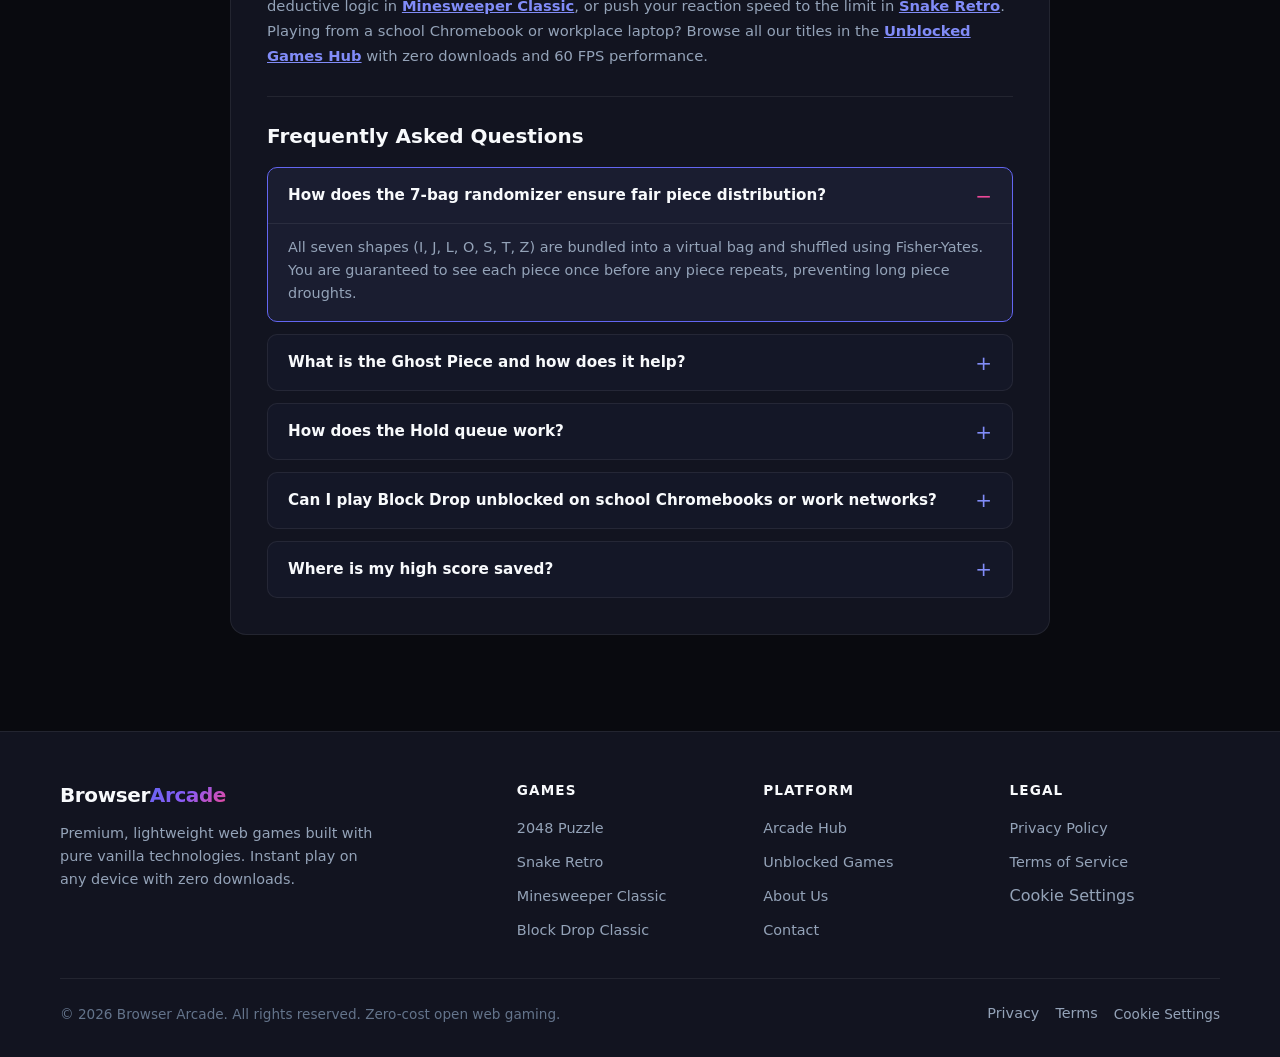
<file: games/blockdrop/index.html>
<!DOCTYPE html>
<html lang="en">
<head>
  <meta charset="UTF-8">
  <meta name="viewport" content="width=device-width, initial-scale=1.0, maximum-scale=1.0, user-scalable=no">
  <title>Block Drop Classic: Play Free Tetromino Falling Block Game Online</title>
  <meta name="description" content="Play Block Drop Classic free online. Stack falling tetromino blocks, trigger multi-line clears, and climb levels with official 7-bag RNG, hold queue, and instant hard drop.">
  <meta name="keywords" content="block drop, tetris online, falling blocks, classic puzzle games, play tetris free, browser arcade">
  <link rel="canonical" href="https://browserarcade.pages.dev/games/blockdrop/">

  <!-- Open Graph / Facebook -->
  <meta property="og:type" content="website">
  <meta property="og:url" content="https://browserarcade.pages.dev/games/blockdrop/">
  <meta property="og:title" content="Block Drop Classic - Play Online Free | Browser Arcade">
  <meta property="og:description" content="Stack falling blocks, clear lines, and chase high scores in this fast-paced arcade classic with zero downloads.">
  <meta property="og:image" content="https://browserarcade.pages.dev/assets/images/og-image.png">
  <meta property="og:image:type" content="image/png">
  <meta property="og:image:width" content="1200">
  <meta property="og:image:height" content="630">
  <meta property="og:image:alt" content="Browser Arcade - Block Drop Classic Falling Block Puzzle Game.">

  <!-- Twitter Card -->
  <meta name="twitter:card" content="summary_large_image">
  <meta name="twitter:title" content="Block Drop Classic - Play Online Free | Browser Arcade">
  <meta name="twitter:description" content="Play classic Block Drop online for free. Featuring 60 FPS canvas graphics, hold queue, ghost piece, and procedural audio.">
  <meta name="twitter:image" content="https://browserarcade.pages.dev/assets/images/og-image.png">

  <!-- Favicon & PWA -->
  <link rel="icon" type="image/svg+xml" href="/favicon.svg">
  <link rel="manifest" href="/manifest.webmanifest">
  <meta name="theme-color" content="#A855F7">

  <!-- Stylesheets -->
  <link rel="stylesheet" href="/assets/css/reset.css">
  <link rel="stylesheet" href="/assets/css/variables.css">
  <link rel="stylesheet" href="/assets/css/components.css">
  <link rel="stylesheet" href="/assets/css/platform.css">
  <link rel="stylesheet" href="/games/blockdrop/css/blockdrop.css">

  <!-- Schema.org Structured Data -->
  <script type="application/ld+json">
  {
    "@context": "https://schema.org",
    "@graph": [
      {
        "@type": "VideoGame",
        "name": "Block Drop Classic",
        "alternateName": "Falling Blocks Game",
        "description": "Play classic Block Drop falling puzzle online for free. Features authentic 7-bag piece generation, ghost piece projection, hold piece queue, SRS wall kicks, responsive mobile touch controls, and procedural Web Audio effects.",
        "url": "https://browserarcade.pages.dev/games/blockdrop/",
        "image": "https://browserarcade.pages.dev/assets/images/og-image.png",
        "genre": ["Puzzle", "Falling Block", "Arcade Game"],
        "gamePlatform": ["Web Browser", "Desktop", "Mobile", "Tablet"],
        "applicationCategory": "Game",
        "operatingSystem": "Any",
        "inLanguage": "en",
        "offers": {
          "@type": "Offer",
          "price": "0",
          "priceCurrency": "USD",
          "availability": "https://schema.org/InStock"
        },
        "publisher": {
          "@type": "Organization",
          "name": "Browser Arcade",
          "url": "https://browserarcade.pages.dev/"
        }
      },
      {
        "@type": "BreadcrumbList",
        "itemListElement": [
          {
            "@type": "ListItem",
            "position": 1,
            "name": "Browser Arcade",
            "item": "https://browserarcade.pages.dev/"
          },
          {
            "@type": "ListItem",
            "position": 2,
            "name": "Games",
            "item": "https://browserarcade.pages.dev/#games"
          },
          {
            "@type": "ListItem",
            "position": 3,
            "name": "Block Drop Classic",
            "item": "https://browserarcade.pages.dev/games/blockdrop/"
          }
        ]
      },
      {
        "@type": "FAQPage",
        "mainEntity": [
          {
            "@type": "Question",
            "name": "How does the 7-bag randomizer ensure fair piece distribution?",
            "acceptedAnswer": {
              "@type": "Answer",
              "text": "Block Drop implements the modern standard 7-bag randomizer. All seven unique tetromino shapes (I, J, L, O, S, T, Z) are placed into a virtual bag and shuffled using the Fisher-Yates algorithm. As pieces are dealt, a new shuffled bag is prepared, mathematically ensuring you will never experience an I-piece drought longer than 12 consecutive pieces."
            }
          },
          {
            "@type": "Question",
            "name": "What is the Ghost Piece and can I turn it off?",
            "acceptedAnswer": {
              "@type": "Answer",
              "text": "The Ghost Piece is a translucent projection displayed directly below your active falling block showing exactly where it will land when hard-dropped. It provides instant spatial precision and helps players plan fast drops."
            }
          },
          {
            "@type": "Question",
            "name": "How does the Hold queue work?",
            "acceptedAnswer": {
              "@type": "Answer",
              "text": "Pressing the C key (or Shift / Hold button) stores your active falling piece in the Hold queue. If a piece was already held, it swaps places with your active block. You can only hold once per dropped block; the ability resets as soon as a piece locks onto the board."
            }
          },
          {
            "@type": "Question",
            "name": "Where is my high score saved?",
            "acceptedAnswer": {
              "@type": "Answer",
              "text": "Your best score is stored locally on your device in HTML5 localStorage under key BrowserArcade:blockdrop_bestScore. No personal data or cookies are ever transferred to external servers."
            }
          },
          {
            "@type": "Question",
            "name": "Can I play Block Drop unblocked on school Chromebooks or work networks?",
            "acceptedAnswer": {
              "@type": "Answer",
              "text": "Yes! Block Drop is engineered with pure HTML5 Canvas and vanilla JavaScript. It requires zero plugins, zero Flash, and zero downloads, running at a smooth 60 FPS on low-power school laptops and restricted office networks."
            }
          }
        ]
      },
      {
        "@type": "HowTo",
        "name": "How to Play Block Drop Classic (Tetris Rules)",
        "description": "Step-by-step master guide to positioning falling tetrominoes, stacking flat surfaces, using the Hold box, and clearing 4 lines simultaneously.",
        "step": [
          {
            "@type": "HowToStep",
            "position": 1,
            "name": "Rotate and Position Falling Polyominoes",
            "text": "Use Left and Right arrow keys to translate falling pieces horizontally across the 10x20 matrix. Press Up or X to rotate clockwise with SRS wall kicks."
          },
          {
            "@type": "HowToStep",
            "position": 2,
            "name": "Build a Flat Matrix with an Open Well",
            "text": "Stack horizontal lines smoothly across 9 columns while preserving a 1-column open vertical well (usually on column 1 or 10)."
          },
          {
            "@type": "HowToStep",
            "position": 3,
            "name": "Use the Hold Queue for Strategic Storage",
            "text": "Press C or Shift to store awkward pieces or bank a straight cyan I-piece for later."
          },
          {
            "@type": "HowToStep",
            "position": 4,
            "name": "Execute a 4-Line Tetris Clear",
            "text": "When your well is 4 rows deep, drop the vertical I-piece straight into the slot to clear all 4 lines simultaneously for an 800-point multiplier."
          }
        ]
      }
    ]
  }
  </script>
</head>
<body class="arcade-layout">
  <!-- Accessibility Skip Link -->
  <a href="#gameContent" class="skip-to-content">Skip to game</a>

  <!-- Platform Header -->
  <header class="arcade-header">
    <div class="container arcade-header-inner">
      <a href="/" class="arcade-brand" aria-label="Browser Arcade Home">
        <div class="arcade-brand-logo">
          <svg width="32" height="32" viewBox="0 0 64 64">
            <defs>
              <linearGradient id="hdrGrad" x1="0%" y1="0%" x2="100%" y2="100%">
                <stop offset="0%" stop-color="#6366F1"/>
                <stop offset="50%" stop-color="#8B5CF6"/>
                <stop offset="100%" stop-color="#EC4899"/>
              </linearGradient>
            </defs>
            <rect width="64" height="64" rx="16" fill="#121420"/>
            <path d="M16 28 C16 20, 22 16, 32 16 C42 16, 48 20, 48 28 L46 44 C46 47, 43 49, 40 47 L35 43 L29 43 L24 47 C21 49, 18 47, 18 44 Z" fill="url(#hdrGrad)"/>
            <rect x="22" y="26" width="4" height="10" rx="1" fill="#FFFFFF"/>
            <rect x="19" y="29" width="10" height="4" rx="1" fill="#FFFFFF"/>
            <circle cx="39" cy="28" r="2.2" fill="#FFFFFF"/>
            <circle cx="43" cy="32" r="2.2" fill="#FFFFFF"/>
          </svg>
        </div>
        <div class="arcade-brand-text">Browser<span>Arcade</span></div>
      </a>

      <!-- Desktop Navigation -->
      <nav class="arcade-nav" aria-label="Primary Navigation">
        <a href="/" class="arcade-nav-link">Home</a>
        <a href="/games/2048/" class="arcade-nav-link">2048</a>
        <a href="/games/snake/" class="arcade-nav-link">Snake</a>
        <a href="/games/minesweeper/" class="arcade-nav-link">Minesweeper</a>
        <a href="/games/blockdrop/" class="arcade-nav-link active">Block Drop</a>
        <a href="/unblocked/" class="arcade-nav-link">Unblocked</a>
        <a href="/about/" class="arcade-nav-link">About</a>
        <a href="/contact/" class="arcade-nav-link">Contact</a>
      </nav>

      <!-- Header Actions -->
      <div class="arcade-header-actions">
        <button class="arcade-btn-icon sound-toggle-btn" aria-label="Toggle Sound Effects" title="Sound Effects">
          <span class="sound-icon"></span>
        </button>
        <button class="arcade-mobile-toggle" id="mobileNavToggle" aria-label="Toggle Navigation Menu" aria-expanded="false">
          <span></span>
          <span></span>
          <span></span>
        </button>
      </div>
    </div>
  </header>

  <!-- Mobile Navigation Drawer -->
  <div class="arcade-mobile-drawer" id="mobileNavDrawer" aria-label="Mobile Navigation">
    <a href="/" class="arcade-mobile-link">Home</a>
    <a href="/games/2048/" class="arcade-mobile-link">2048 Puzzle</a>
    <a href="/games/snake/" class="arcade-mobile-link">Snake Retro</a>
    <a href="/games/minesweeper/" class="arcade-mobile-link">Minesweeper Classic</a>
    <a href="/games/blockdrop/" class="arcade-mobile-link active">Block Drop Classic</a>
    <a href="/unblocked/" class="arcade-mobile-link">Unblocked Games</a>
    <a href="/about/" class="arcade-mobile-link">About Browser Arcade</a>
    <a href="/contact/" class="arcade-mobile-link">Contact Support</a>
    <a href="/privacy/" class="arcade-mobile-link">Privacy Policy</a>
    <a href="/terms/" class="arcade-mobile-link">Terms of Service</a>
  </div>

  <!-- Breadcrumbs -->
  <div class="container" style="padding-top: 16px;">
    <nav class="breadcrumb-trail" aria-label="Breadcrumb">
      <a href="/" class="breadcrumb-item">Home</a>
      <span class="breadcrumb-separator">&rsaquo;</span>
      <a href="/#games" class="breadcrumb-item">Games</a>
      <span class="breadcrumb-separator">&rsaquo;</span>
      <span class="breadcrumb-current">Block Drop</span>
    </nav>
  </div>

  <!-- Main Game Workspace -->
  <main id="gameContent" class="game-wrapper">
    <div class="game-header-bar">
      <h1 class="game-title">Block Drop Classic</h1>
      <p class="game-subtitle">Stack falling tetrominoes, clear lines, and reach the highest level.</p>
    </div>

    <!-- Arena Layout (Hold - Board - Next/Scores) -->
    <div class="arena-container">
      <!-- Left Panel: Hold & Level -->
      <div class="side-panel">
        <div class="panel-card">
          <div class="panel-card-title">Hold</div>
          <canvas id="holdPieceCanvas" class="preview-canvas" width="80" height="80" aria-label="Hold Piece Preview"></canvas>
        </div>
        <div class="panel-card">
          <div class="panel-card-title">Level</div>
          <div id="levelDisplay" class="panel-card-value highlight">1</div>
        </div>
        <div class="panel-card">
          <div class="panel-card-title">Lines</div>
          <div id="linesDisplay" class="panel-card-value">0</div>
        </div>
      </div>

      <!-- Center: Main Board Canvas -->
      <div class="main-board-wrapper">
        <canvas id="blockDropCanvas" width="280" height="560" role="img" aria-label="Block Drop 10x20 Playing Field"></canvas>
      </div>

      <!-- Right Panel: Next, Score & Actions -->
      <div class="side-panel">
        <div class="panel-card">
          <div class="panel-card-title">Next</div>
          <canvas id="nextPieceCanvas" class="preview-canvas" width="80" height="80" aria-label="Next Piece Preview"></canvas>
        </div>
        <div class="panel-card">
          <div class="panel-card-title">Score</div>
          <div id="scoreDisplay" class="panel-card-value highlight">0</div>
        </div>
        <div class="panel-card">
          <div class="panel-card-title">Best</div>
          <div id="bestScoreDisplay" class="panel-card-value" style="font-size: 0.95rem; color: var(--accent-amber);">0</div>
        </div>
        <div style="display: flex; flex-direction: column; gap: 6px;">
          <button id="pauseBtn" type="button" class="arcade-btn arcade-btn-secondary arcade-btn-sm" style="width: 100%;">
            ⏸️ Pause
          </button>
          <button id="restartBtn" type="button" class="arcade-btn arcade-btn-secondary arcade-btn-sm" style="width: 100%;">
            🔄 Reset
          </button>
          <button class="arcade-btn arcade-btn-secondary arcade-btn-sm fullscreen-toggle-btn" type="button" aria-label="Toggle Fullscreen" title="Toggle Fullscreen (F)" style="width: 100%; display: inline-flex; align-items: center; justify-content: center; gap: 6px;">
            <svg width="14" height="14" viewBox="0 0 24 24" fill="none" stroke="currentColor" stroke-width="2" class="fs-icon-enter">
              <path d="M8 3H5a2 2 0 0 0-2 2v3m18 0V5a2 2 0 0 0-2-2h-3m0 18h3a2 2 0 0 0 2-2v-3M3 16v3a2 2 0 0 0 2 2h3"></path>
            </svg>
            <svg width="14" height="14" viewBox="0 0 24 24" fill="none" stroke="currentColor" stroke-width="2" class="fs-icon-exit" style="display: none;">
              <path d="M4 14h6m0 0v6m0-6L3 21m17-7h-6m0 0v6m0-6l7 7M4 10h6m0 0V4m0 6L3 3m17 7h-6m0 0V4m0 6l7-7"></path>
            </svg>
            Fullscreen
          </button>
        </div>
      </div>
    </div>

    <!-- Mobile Virtual Gamepad -->
    <div class="virtual-gamepad">
      <div class="gamepad-row">
        <button id="btnHold" type="button" class="gamepad-btn action-btn" aria-label="Hold Piece">📦 Hold</button>
        <button id="btnRotate" type="button" class="gamepad-btn action-btn" aria-label="Rotate Piece">🔄 Rotate</button>
        <button id="btnHardDrop" type="button" class="gamepad-btn drop-btn" aria-label="Hard Drop">⚡ Drop</button>
      </div>
      <div class="gamepad-row">
        <button id="btnMoveLeft" type="button" class="gamepad-btn" aria-label="Move Left">⬅️</button>
        <button id="btnSoftDrop" type="button" class="gamepad-btn" aria-label="Soft Drop">⬇️</button>
        <button id="btnMoveRight" type="button" class="gamepad-btn" aria-label="Move Right">➡️</button>
      </div>
    </div>

    <!-- Game Over Modal -->
    <div id="gameOverModal" class="game-modal-overlay" role="dialog" aria-modal="true" aria-labelledby="gameOverTitle">
      <div class="game-modal-card">
        <div style="font-size: 3.5rem; line-height: 1; margin-bottom: 12px;">🧱</div>
        <h2 id="gameOverTitle" style="font-size: 1.75rem; font-weight: 800; color: var(--text-main); margin-bottom: 8px;">
          Board Locked Out!
        </h2>
        <p style="font-size: 0.95rem; color: var(--text-muted); line-height: 1.5; margin-bottom: 20px;">
          The stack reached the top ceiling. Fantastic effort!
        </p>
        <div style="display: flex; justify-content: center; gap: 24px; background: var(--bg-surface); border: 1px solid var(--border-subtle); border-radius: var(--radius-md); padding: 12px 20px; margin-bottom: 24px;">
          <div style="display: flex; flex-direction: column;">
            <span style="font-size: 0.75rem; color: var(--text-muted); text-transform: uppercase; font-weight: 600;">Final Score</span>
            <span id="finalScoreDisplay" style="font-size: 1.35rem; font-weight: 800; color: var(--accent-cyan);">0</span>
          </div>
          <div style="display: flex; flex-direction: column;">
            <span style="font-size: 0.75rem; color: var(--text-muted); text-transform: uppercase; font-weight: 600;">Lines Cleared</span>
            <span id="finalLinesDisplay" style="font-size: 1.35rem; font-weight: 800; color: var(--accent-pink);">0</span>
          </div>
        </div>
        <div style="display: flex; gap: 10px; width: 100%;">
          <button id="playAgainBtn" type="button" class="arcade-btn arcade-btn-primary arcade-btn-lg" style="flex: 1;">
            Play Again
          </button>
          <button type="button" class="arcade-btn arcade-btn-secondary arcade-btn-lg arcade-share-btn" data-game="Block Drop Classic" data-score-el="finalScoreDisplay" style="display: inline-flex; align-items: center; justify-content: center; gap: 6px; padding: 0 16px;">
            <svg width="16" height="16" viewBox="0 0 24 24" fill="none" stroke="currentColor" stroke-width="2"><circle cx="18" cy="5" r="3"></circle><circle cx="6" cy="12" r="3"></circle><circle cx="18" cy="19" r="3"></circle><line x1="8.59" y1="13.51" x2="15.42" y2="17.49"></line><line x1="15.41" y1="6.51" x2="8.59" y2="10.49"></line></svg>
            Share
          </button>
        </div>
        <div class="arcade-next-game-card">
          <div class="next-game-label">Up Next Challenge</div>
          <a href="/games/2048/" class="next-game-link">
            <div class="next-game-icon">🔢</div>
            <div class="next-game-info">
              <div class="next-game-title">2048 Puzzle</div>
              <div class="next-game-desc">Strategic tile merging with infinite undo & procedural audio</div>
            </div>
            <div class="next-game-arrow">&rarr;</div>
          </a>
        </div>
      </div>
    </div>

    <!-- Player Controls Guide -->
    <div style="width: 100%; max-width: 820px; margin-top: 36px;">
      <h3 style="font-size: 1.15rem; font-weight: 700; color: var(--text-main); margin-bottom: 8px;">Player Controls & Shortcuts</h3>
      <div style="display: grid; grid-template-columns: repeat(auto-fit, minmax(240px, 1fr)); gap: 16px;">
        <div style="background: var(--bg-surface-elevated); border: 1px solid var(--border-subtle); border-radius: var(--radius-md); padding: 16px;">
          <div style="font-weight: 700; color: var(--text-main); margin-bottom: 8px; font-size: 0.95rem;">⌨️ Keyboard Shortcuts</div>
          <ul style="list-style: none; padding: 0; margin: 0; font-size: 0.85rem; color: var(--text-muted); display: flex; flex-direction: column; gap: 6px;">
            <li style="display: flex; justify-content: space-between;"><span>Move Left / Right</span> <span class="key-badge">A / D or Arrows</span></li>
            <li style="display: flex; justify-content: space-between;"><span>Rotate Clockwise</span> <span class="key-badge">W / Up / Z</span></li>
            <li style="display: flex; justify-content: space-between;"><span>Soft Drop</span> <span class="key-badge">S / Down</span></li>
            <li style="display: flex; justify-content: space-between;"><span>Instant Hard Drop</span> <span class="key-badge">Spacebar</span></li>
            <li style="display: flex; justify-content: space-between;"><span>Hold Piece</span> <span class="key-badge">C / Shift</span></li>
            <li style="display: flex; justify-content: space-between;"><span>Pause Game</span> <span class="key-badge">P</span></li>
          </ul>
        </div>
        <div style="background: var(--bg-surface-elevated); border: 1px solid var(--border-subtle); border-radius: var(--radius-md); padding: 16px;">
          <div style="font-weight: 700; color: var(--text-main); margin-bottom: 8px; font-size: 0.95rem;">📱 Touch Gestures</div>
          <ul style="list-style: none; padding: 0; margin: 0; font-size: 0.85rem; color: var(--text-muted); display: flex; flex-direction: column; gap: 6px;">
            <li style="display: flex; justify-content: space-between;"><span>Move Lateral</span> <span class="key-badge">Swipe Left / Right</span></li>
            <li style="display: flex; justify-content: space-between;"><span>Rotate</span> <span class="key-badge">Quick Tap</span></li>
            <li style="display: flex; justify-content: space-between;"><span>Soft Drop</span> <span class="key-badge">Drag Down</span></li>
            <li style="display: flex; justify-content: space-between;"><span>Hard Drop</span> <span class="key-badge">Flick Down Fast</span></li>
            <li style="display: flex; justify-content: space-between;"><span>Virtual Pad</span> <span class="key-badge">HUD Buttons</span></li>
          </ul>
        </div>
      </div>
    </div>

    <!-- AdSense Ready Placement Container (Zero CLS, No ads/scripts) -->
    <div class="arcade-ad-slot arcade-ad-leaderboard" aria-hidden="true"></div>
    <div class="arcade-ad-slot arcade-ad-mobile-banner" aria-hidden="true"></div>

    <!-- Comprehensive Strategy Guide & Editorial Content (~800 Words) -->
    <div style="width: 100%; max-width: 820px; margin-top: 48px;">
      <article class="game-info-card" style="background: var(--bg-surface); border: 1px solid var(--border-subtle); border-radius: var(--radius-lg); padding: clamp(20px, 4vw, 36px);">
        <header style="margin-bottom: 24px;">
          <h2 style="font-size: clamp(1.4rem, 3.5vw, 1.85rem); font-weight: 800; color: var(--text-main); letter-spacing: -0.02em;">
            The Complete Architectural & Strategy Guide to Block Drop
          </h2>
          <p style="font-size: 0.95rem; color: var(--text-muted); line-height: 1.6; margin-top: 6px;">
            Falling-block puzzle games are not tests of luck—they are exercises in spatial geometry, probability management, and topological downstacking. Learn how grandmasters maintain flat boards and survive level 10+ gravity.
          </p>
        </header>

        <section style="margin-bottom: 28px;">
          <h3 style="font-size: 1.15rem; font-weight: 700; color: var(--accent-cyan); margin-bottom: 10px;">
            1. The 7-Bag Randomizer and Statistical Predictability
          </h3>
          <p style="font-size: 0.92rem; color: var(--text-muted); line-height: 1.7; margin-bottom: 12px;">
            In original 1980s falling-block implementations, random generators selected pieces independently. This frequently caused devastating droughts where players would wait 30 or 40 pieces for a long bar (<span style="color: #06b6d4; font-weight: 700;">I-piece</span>), resulting in unavoidable top-outs.
          </p>
          <p style="font-size: 0.92rem; color: var(--text-muted); line-height: 1.7;">
            Modern competitive guidelines introduced the <strong>7-Bag Randomizer</strong>. In Browser Arcade Block Drop, all 7 unique tetromino shapes (<span style="color: #06b6d4; font-weight: 700;">I</span>, <span style="color: #3b82f6; font-weight: 700;">J</span>, <span style="color: #f97316; font-weight: 700;">L</span>, <span style="color: #eab308; font-weight: 700;">O</span>, <span style="color: #22c55e; font-weight: 700;">S</span>, <span style="color: #a855f7; font-weight: 700;">T</span>, <span style="color: #ef4444; font-weight: 700;">Z</span>) are shuffled together as a discrete set. This mathematical guarantee ensures you will receive exactly one of each shape every 7 pieces, meaning you will never wait more than 12 consecutive pieces for an I-tetromino.
          </p>
        </section>

        <section style="margin-bottom: 28px;">
          <h3 style="font-size: 1.15rem; font-weight: 700; color: var(--accent-cyan); margin-bottom: 10px;">
            2. The 9-0 Stacking Architecture (Tetris Maximization)
          </h3>
          <p style="font-size: 0.92rem; color: var(--text-muted); line-height: 1.7; margin-bottom: 12px;">
            Clearing four lines simultaneously—a "Tetris"—yields 800 points multiplied by your current level, far eclipsing single (100 pts) or double (300 pts) clears. To achieve maximum scores, master the <strong>9-0 Stacking Method</strong>:
          </p>
          <ul style="font-size: 0.92rem; color: var(--text-muted); line-height: 1.7; padding-left: 20px; margin-bottom: 12px;">
            <li style="margin-bottom: 8px;">
              <strong>The Clean Well:</strong> Dedicate Column 10 (the far right wall) as an open vertical channel, keeping it 100% free of blocks.
            </li>
            <li style="margin-bottom: 8px;">
              <strong>Horizontal Flatness:</strong> Stack all other pieces evenly across Columns 1 through 9. Maintain a smooth, planar surface without deep 2-cell crevices or jagged spikes.
            </li>
            <li>
              <strong>The Quadruple Clear:</strong> When the stack reaches 4 rows high, drop an I-piece down Column 10 to instantly execute a Tetris clear, resetting your board to a safe ground plane.
            </li>
          </ul>
        </section>

        <section style="margin-bottom: 28px;">
          <h3 style="font-size: 1.15rem; font-weight: 700; color: var(--accent-cyan); margin-bottom: 10px;">
            3. Downstacking and Garbage Elimination
          </h3>
          <p style="font-size: 0.92rem; color: var(--text-muted); line-height: 1.7;">
            When high gravity forces a misdrop that leaves an empty hole ("garbage") buried beneath your stack, abandon 9-0 stacking immediately. Shift your objective to <strong>Downstacking</strong>: prioritize clearing single or double lines directly above the covered hole. Avoid placing flat blocks over buried voids, which only multiplies the depth of the error.
          </p>
        </section>

        <section style="margin-bottom: 28px;">
          <h3 style="font-size: 1.15rem; font-weight: 700; color: var(--accent-cyan); margin-bottom: 10px;">
            4. Advanced Techniques: Hold Preservation & Wall Kicks
          </h3>
          <p style="font-size: 0.92rem; color: var(--text-muted); line-height: 1.7;">
            The <strong>Hold Queue</strong> is your safety valve. Keep an I-piece or T-piece banked in your Hold box. When an awkward piece arrives (such as consecutive S or Z shapes) that would disrupt your flat plane, swap it out. Furthermore, our engine implements <strong>SRS Wall Kicks</strong>: rotating a piece against a wall or resting block attempts offset kicks, allowing you to twist pieces into tight overhangs.
          </p>
        </section>

        <section style="margin-bottom: 28px;">
          <h3 style="font-size: 1.15rem; font-weight: 700; color: var(--accent-cyan); margin-bottom: 10px;">
            5. Complete Scoring Formula &amp; Line Clear Multipliers
          </h3>
          <p style="font-size: 0.92rem; color: var(--text-muted); line-height: 1.7;">
            Block Drop follows tournament falling-block scoring standards, multiplying line rewards by your current level:
          </p>
          <div class="arcade-table-container">
            <table class="arcade-table">
              <thead>
                <tr>
                  <th>Action / Clear Type</th>
                  <th>Base Points</th>
                  <th>Level Multiplier</th>
                  <th>Level 1 Points</th>
                  <th>Level 10 Points</th>
                  <th>Strategic Value</th>
                </tr>
              </thead>
              <tbody>
                <tr>
                  <td><strong>Single Line Clear</strong></td>
                  <td>100</td>
                  <td>&times; Current Level</td>
                  <td>100 pts</td>
                  <td>1,000 pts</td>
                  <td><span class="badge-table" style="background: rgba(16, 185, 129, 0.2); color: #34D399;">Downstack Recovery</span></td>
                </tr>
                <tr>
                  <td><strong>Double Line Clear</strong></td>
                  <td>300</td>
                  <td>&times; Current Level</td>
                  <td>300 pts</td>
                  <td>3,000 pts</td>
                  <td><span class="badge-table" style="background: rgba(6, 182, 212, 0.2); color: #38BDF8;">Board Flattening</span></td>
                </tr>
                <tr>
                  <td><strong>Triple Line Clear</strong></td>
                  <td>500</td>
                  <td>&times; Current Level</td>
                  <td>500 pts</td>
                  <td>5,000 pts</td>
                  <td><span class="badge-table" style="background: rgba(99, 102, 241, 0.2); color: #818CF8;">High Yield</span></td>
                </tr>
                <tr>
                  <td><strong>Tetris (4 Lines)</strong> 🏆</td>
                  <td>800</td>
                  <td>&times; Current Level</td>
                  <td>800 pts</td>
                  <td>8,000 pts</td>
                  <td><span class="badge-table" style="background: rgba(236, 72, 153, 0.2); color: #F472B6;">Maximum Efficiency</span></td>
                </tr>
                <tr>
                  <td><strong>Soft Drop</strong></td>
                  <td>1 per row</td>
                  <td>Fixed</td>
                  <td>1 pt / cell</td>
                  <td>1 pt / cell</td>
                  <td><span class="badge-table" style="background: rgba(245, 158, 11, 0.2); color: #FBBF24;">Controlled Pace</span></td>
                </tr>
                <tr>
                  <td><strong>Hard Drop (Spacebar)</strong></td>
                  <td>2 per row</td>
                  <td>Fixed</td>
                  <td>2 pts / cell</td>
                  <td>2 pts / cell</td>
                  <td><span class="badge-table" style="background: rgba(139, 92, 246, 0.2); color: #A78BFA;">Instant Lock Speed</span></td>
                </tr>
              </tbody>
            </table>
          </div>
        </section>

        <section style="margin-bottom: 28px;">
          <h3 style="font-size: 1.15rem; font-weight: 700; color: var(--accent-cyan); margin-bottom: 10px;">
            Explore More Classic Arcade Games
          </h3>
          <p style="font-size: 0.92rem; color: var(--text-muted); line-height: 1.7;">
            Looking for more retro browser challenges? Exercise numerical spatial strategy in <a href="/games/2048/" style="color: var(--primary-400); text-decoration: underline; font-weight: 600;">2048 Puzzle</a>, test deductive logic in <a href="/games/minesweeper/" style="color: var(--primary-400); text-decoration: underline; font-weight: 600;">Minesweeper Classic</a>, or push your reaction speed to the limit in <a href="/games/snake/" style="color: var(--primary-400); text-decoration: underline; font-weight: 600;">Snake Retro</a>. Playing from a school Chromebook or workplace laptop? Browse all our titles in the <a href="/unblocked/" style="color: var(--primary-400); text-decoration: underline; font-weight: 600;">Unblocked Games Hub</a> with zero downloads and 60 FPS performance.
          </p>
        </section>

        <!-- FAQ Section -->
        <section style="border-top: 1px solid var(--border-subtle); padding-top: 24px; margin-top: 24px;">
          <h3 style="font-size: 1.25rem; font-weight: 800; color: var(--text-main); margin-bottom: 16px;">
            Frequently Asked Questions
          </h3>

          <div class="arcade-faq-group">
            <details class="arcade-faq-item" open>
              <summary class="arcade-faq-question">How does the 7-bag randomizer ensure fair piece distribution?</summary>
              <div class="arcade-faq-answer">
                All seven shapes (I, J, L, O, S, T, Z) are bundled into a virtual bag and shuffled using Fisher-Yates. You are guaranteed to see each piece once before any piece repeats, preventing long piece droughts.
              </div>
            </details>

            <details class="arcade-faq-item">
              <summary class="arcade-faq-question">What is the Ghost Piece and how does it help?</summary>
              <div class="arcade-faq-answer">
                The Ghost Piece is a translucent outline displayed directly below your active piece showing its drop landing zone. It helps players plan high-speed hard drops with 100% precision.
              </div>
            </details>

            <details class="arcade-faq-item">
              <summary class="arcade-faq-question">How does the Hold queue work?</summary>
              <div class="arcade-faq-answer">
                Pressing the <kbd class="control-key">C</kbd> key or <kbd class="control-key">Shift</kbd> stores your active piece in the Hold box. If a piece was already held, it swaps into play. You can hold once per piece drop; it unlocks as soon as a piece locks onto the field.
              </div>
            </details>

            <details class="arcade-faq-item">
              <summary class="arcade-faq-question">Can I play Block Drop unblocked on school Chromebooks or work networks?</summary>
              <div class="arcade-faq-answer">
                Yes! Block Drop is engineered with pure HTML5 Canvas and vanilla JavaScript. It requires zero plugins, zero Flash, and zero downloads, running at a smooth 60 FPS on low-power school laptops. Explore all playable titles in our <a href="/unblocked/" style="color: var(--primary-400); text-decoration: underline;">Unblocked Games Hub</a>.
              </div>
            </details>

            <details class="arcade-faq-item">
              <summary class="arcade-faq-question">Where is my high score saved?</summary>
              <div class="arcade-faq-answer">
                Your highest score is stored locally in your browser's localStorage under <code>BrowserArcade:blockdrop_bestScore</code>. No personal accounts or external databases are required.
              </div>
            </details>
          </div>
        </section>
      </article>
    </div>
  </main>

  <!-- Platform Footer -->
  <footer class="arcade-footer">
    <div class="container">
      <div class="arcade-footer-grid">
        <div>
          <div class="arcade-brand">
            <div class="arcade-brand-text">Browser<span>Arcade</span></div>
          </div>
          <p class="arcade-footer-brand-desc">
            Premium, lightweight web games built with pure vanilla technologies. Instant play on any device with zero downloads.
          </p>
        </div>
        <div>
          <h3 class="arcade-footer-title">Games</h3>
          <ul class="arcade-footer-list">
            <li><a href="/games/2048/" class="arcade-footer-link">2048 Puzzle</a></li>
            <li><a href="/games/snake/" class="arcade-footer-link">Snake Retro</a></li>
            <li><a href="/games/minesweeper/" class="arcade-footer-link">Minesweeper Classic</a></li>
            <li><a href="/games/blockdrop/" class="arcade-footer-link">Block Drop Classic</a></li>
          </ul>
        </div>
        <div>
          <h3 class="arcade-footer-title">Platform</h3>
          <ul class="arcade-footer-list">
            <li><a href="/" class="arcade-footer-link">Arcade Hub</a></li>
            <li><a href="/unblocked/" class="arcade-footer-link">Unblocked Games</a></li>
            <li><a href="/about/" class="arcade-footer-link">About Us</a></li>
            <li><a href="/contact/" class="arcade-footer-link">Contact</a></li>
          </ul>
        </div>
        <div>
          <h3 class="arcade-footer-title">Legal</h3>
          <ul class="arcade-footer-list">
            <li><a href="/privacy/" class="arcade-footer-link">Privacy Policy</a></li>
            <li><a href="/terms/" class="arcade-footer-link">Terms of Service</a></li>
            <li><button type="button" class="arcade-footer-link cookie-settings-trigger">Cookie Settings</button></li>
          </ul>
        </div>
      </div>
      <div class="arcade-footer-bottom">
        <div>&copy; 2026 Browser Arcade. All rights reserved. Zero-cost open web gaming.</div>
        <div style="display: flex; gap: 16px;">
          <a href="/privacy/" class="arcade-footer-link">Privacy</a>
          <a href="/terms/" class="arcade-footer-link">Terms</a>
          <button type="button" class="arcade-footer-link" id="cookieSettingsBtn">Cookie Settings</button>
        </div>
      </div>
    </div>
  </footer>

  <!-- Monetag Smart Tag -->
  <script src="https://quge5.com/88/tag.min.js" data-zone="311193" async data-cfasync="false"></script>
  <!-- Application Modules -->
  <script type="module" src="/assets/js/arcade.js"></script>
  <script type="module" src="/games/blockdrop/js/main.js"></script>
</body>
</html>
</file>
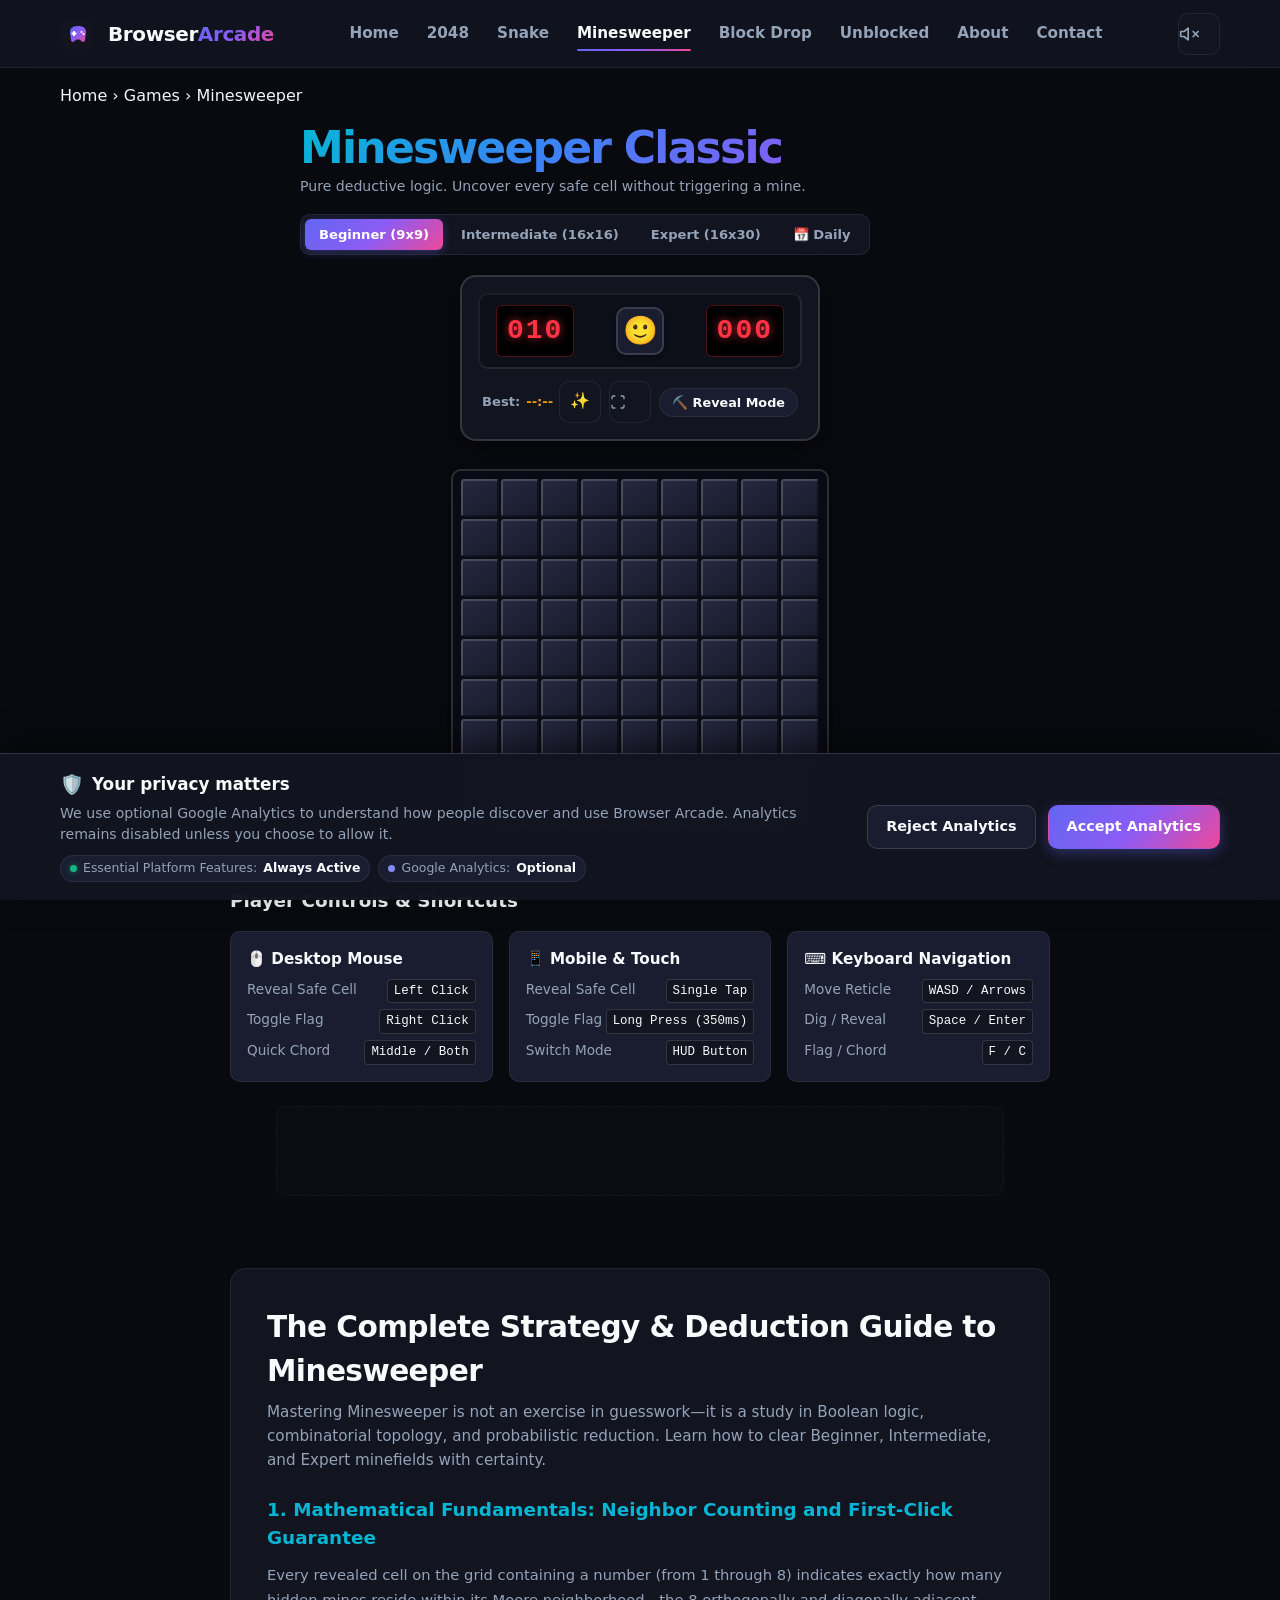
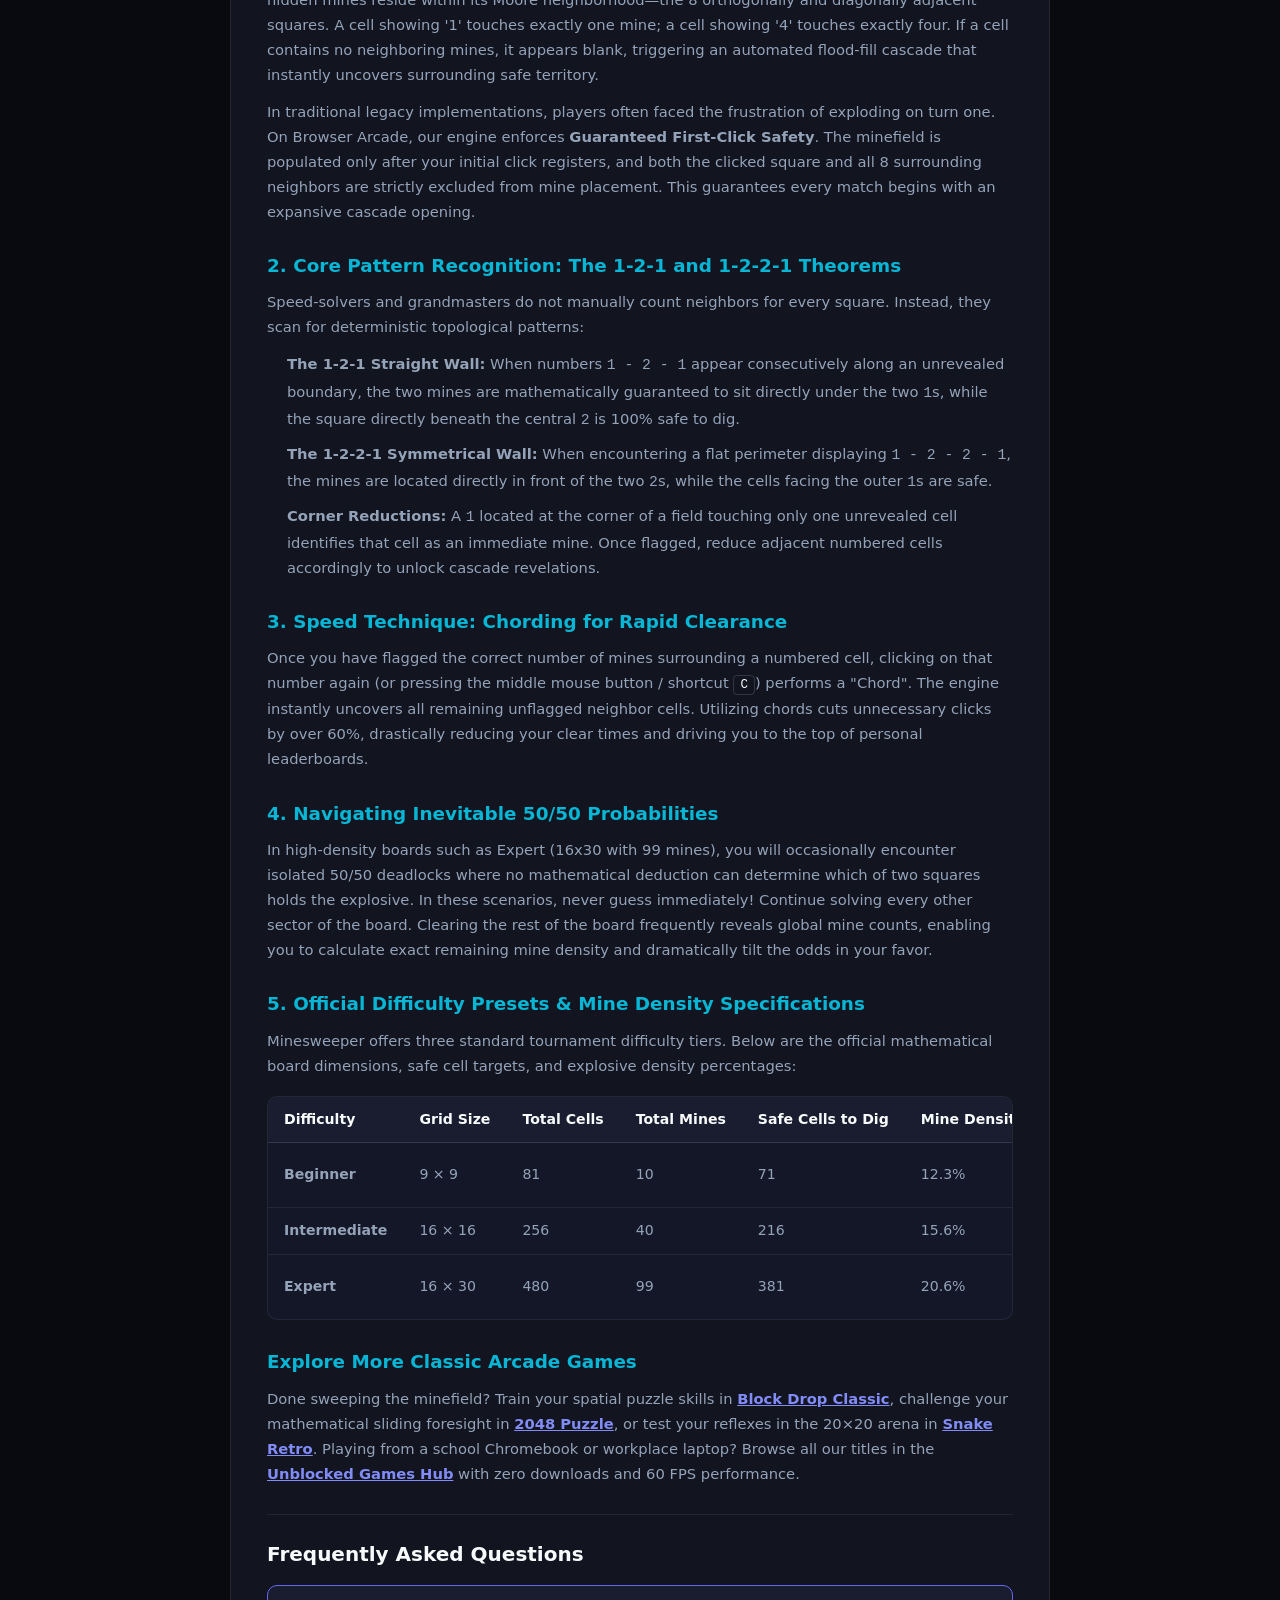
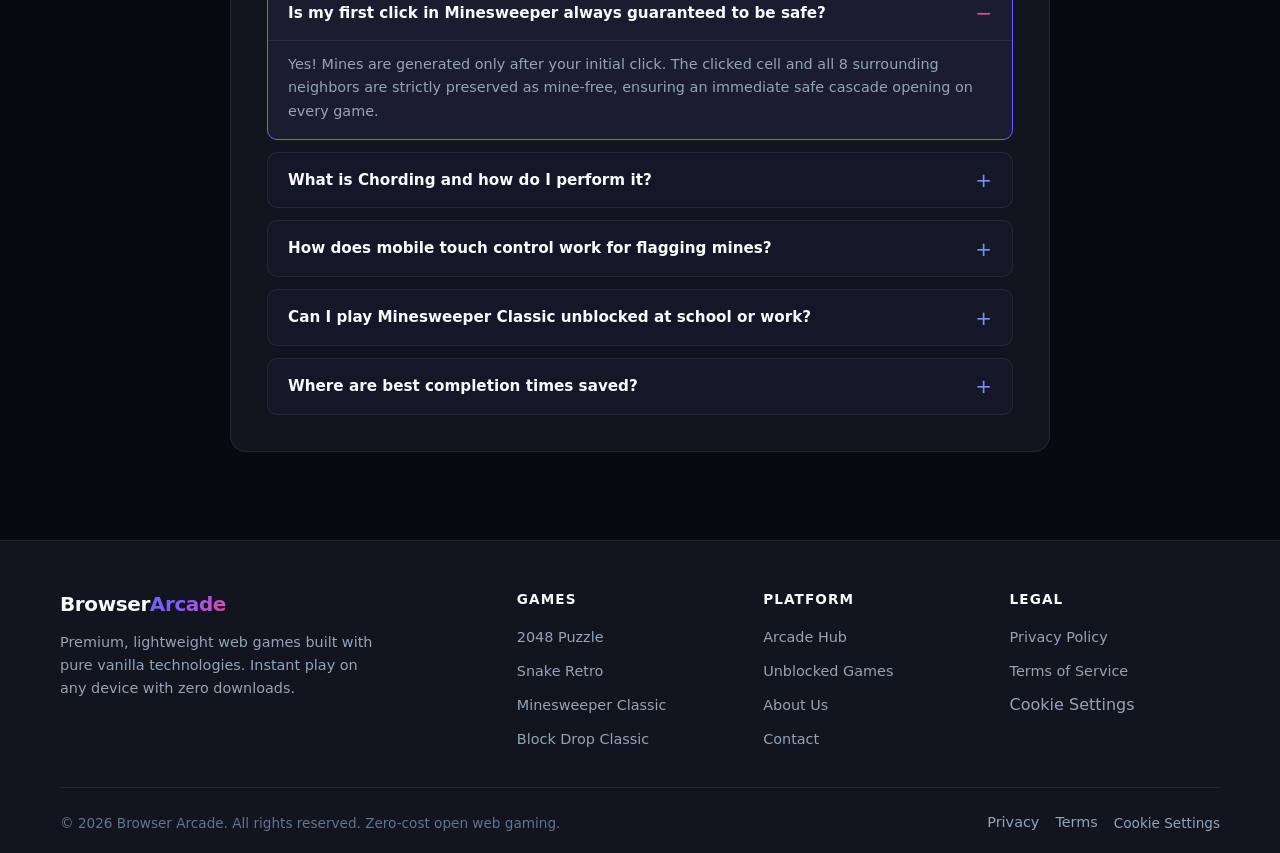
<file: games/minesweeper/index.html>
<!DOCTYPE html>
<html lang="en">
<head>
  <meta charset="UTF-8">
  <meta name="viewport" content="width=device-width, initial-scale=1.0, maximum-scale=1.0, user-scalable=no">
  <title>Minesweeper Online: Play Classic Minesweeper Free [Win95 Retro Skin]</title>
  <meta name="description" content="Play classic Minesweeper free online with 100% safe first-clicks. Features Beginner, Intermediate, and Expert boards, quick chording, and an authentic Windows 95 retro theme.">
  <meta name="keywords" content="minesweeper, play minesweeper, classic minesweeper, minesweeper online, free puzzle games, logic games, browser arcade">
  <link rel="canonical" href="https://browserarcade.pages.dev/games/minesweeper/">

  <!-- Open Graph / Facebook -->
  <meta property="og:type" content="website">
  <meta property="og:url" content="https://browserarcade.pages.dev/games/minesweeper/">
  <meta property="og:title" content="Minesweeper Classic - Play Online Free | Browser Arcade">
  <meta property="og:description" content="Play the original logic deduction puzzle with guaranteed first-click safety, custom difficulties, and instant zero-download gameplay.">
  <meta property="og:image" content="https://browserarcade.pages.dev/assets/images/og-image.png">
  <meta property="og:image:type" content="image/png">
  <meta property="og:image:width" content="1200">
  <meta property="og:image:height" content="630">
  <meta property="og:image:alt" content="Browser Arcade - Minesweeper Classic with retro digital counters and logic board.">

  <!-- Twitter Card -->
  <meta name="twitter:card" content="summary_large_image">
  <meta name="twitter:title" content="Minesweeper Classic - Play Online Free | Browser Arcade">
  <meta name="twitter:description" content="Play classic Minesweeper online for free. Pure logic puzzle with beginner, intermediate, and expert boards.">
  <meta name="twitter:image" content="https://browserarcade.pages.dev/assets/images/og-image.png">

  <!-- Favicon & PWA -->
  <link rel="icon" type="image/svg+xml" href="/favicon.svg">
  <link rel="manifest" href="/manifest.webmanifest">
  <meta name="theme-color" content="#06B6D4">

  <!-- Stylesheets -->
  <link rel="stylesheet" href="/assets/css/reset.css">
  <link rel="stylesheet" href="/assets/css/variables.css">
  <link rel="stylesheet" href="/assets/css/components.css">
  <link rel="stylesheet" href="/assets/css/platform.css">
  <link rel="stylesheet" href="/games/minesweeper/css/minesweeper.css">

  <!-- Schema.org Structured Data -->
  <script type="application/ld+json">
  {
    "@context": "https://schema.org",
    "@graph": [
      {
        "@type": "VideoGame",
        "name": "Minesweeper Classic",
        "alternateName": "Minesweeper Online",
        "description": "Play classic Minesweeper online for free in your browser. Features 100% first-click safety, retro LCD counters, Beginner (9x9), Intermediate (16x16), and Expert (16x30) presets, and procedural Web Audio sound synthesis.",
        "url": "https://browserarcade.pages.dev/games/minesweeper/",
        "image": "https://browserarcade.pages.dev/assets/images/og-image.png",
        "genre": ["Puzzle", "Logic Game", "Strategy"],
        "gamePlatform": ["Web Browser", "Desktop", "Mobile", "Tablet"],
        "applicationCategory": "Game",
        "operatingSystem": "Any",
        "inLanguage": "en",
        "offers": {
          "@type": "Offer",
          "price": "0",
          "priceCurrency": "USD",
          "availability": "https://schema.org/InStock"
        },
        "publisher": {
          "@type": "Organization",
          "name": "Browser Arcade",
          "url": "https://browserarcade.pages.dev/"
        }
      },
      {
        "@type": "BreadcrumbList",
        "itemListElement": [
          {
            "@type": "ListItem",
            "position": 1,
            "name": "Browser Arcade",
            "item": "https://browserarcade.pages.dev/"
          },
          {
            "@type": "ListItem",
            "position": 2,
            "name": "Games",
            "item": "https://browserarcade.pages.dev/#games"
          },
          {
            "@type": "ListItem",
            "position": 3,
            "name": "Minesweeper Classic",
            "item": "https://browserarcade.pages.dev/games/minesweeper/"
          }
        ]
      },
      {
        "@type": "FAQPage",
        "mainEntity": [
          {
            "@type": "Question",
            "name": "Is my first click in Minesweeper always guaranteed to be safe?",
            "acceptedAnswer": {
              "@type": "Answer",
              "text": "Yes! In Browser Arcade Minesweeper, mines are algorithmically distributed only after your initial click. The clicked cell and all 8 surrounding neighbor cells are strictly protected from mines, guaranteeing that your first move always reveals a safe zero-cascade opening."
            }
          },
          {
            "@type": "Question",
            "name": "What is Chording and how do I perform it?",
            "acceptedAnswer": {
              "@type": "Answer",
              "text": "Chording is an advanced speed-solving technique. When a revealed number cell touches the exact quantity of flagged mines indicated by its numeral, clicking that revealed number (or middle-clicking/pressing C) automatically reveals all remaining unflagged neighbor cells simultaneously."
            }
          },
          {
            "@type": "Question",
            "name": "How does mobile touch control work for flagging mines?",
            "acceptedAnswer": {
              "@type": "Answer",
              "text": "You can flag mines on mobile devices in two ways: either tap and hold any hidden cell for 350ms (which provides haptic vibration feedback), or toggle the dedicated Dig/Flag mode button in the HUD to place flags with quick single taps."
            }
          },
          {
            "@type": "Question",
            "name": "Where are best completion times saved?",
            "acceptedAnswer": {
              "@type": "Answer",
              "text": "Your fastest completion times for Beginner, Intermediate, and Expert difficulties are saved locally on your device in HTML5 localStorage under BrowserArcade:minesweeper_bestTimes. No personal data or cookies are ever transferred to external servers."
            }
          },
          {
            "@type": "Question",
            "name": "Can I play Minesweeper Classic unblocked at school or work?",
            "acceptedAnswer": {
              "@type": "Answer",
              "text": "Yes! Browser Arcade Minesweeper runs natively in any modern browser without Flash, executable downloads, or network tracking. It is lightweight, privacy-friendly, and ideal for school Chromebooks and office workstations."
            }
          }
        ]
      },
      {
        "@type": "HowTo",
        "name": "How to Play Minesweeper and Win Step by Step",
        "description": "Step-by-step master guide to deductive logic, first-click safety, flagging mines, and speed chording in Minesweeper.",
        "step": [
          {
            "@type": "HowToStep",
            "position": 1,
            "name": "Make an Initial Safe Click",
            "text": "Click any cell to begin. Browser Arcade guarantees your first click and all 8 neighbors are 100% mine-free, creating an opening cascade."
          },
          {
            "@type": "HowToStep",
            "position": 2,
            "name": "Interpret Adjacent Mine Numbers",
            "text": "Numbers indicate how many mines touch that cell (1 to 8). For example, a '1' in a corner cell touching only one hidden square means that square is guaranteed to be a mine."
          },
          {
            "@type": "HowToStep",
            "position": 3,
            "name": "Flag Verified Mines",
            "text": "Right-click on desktop or long-press on mobile to place a red warning flag over confirmed mine squares to prevent accidental detonation."
          },
          {
            "@type": "HowToStep",
            "position": 4,
            "name": "Execute Speed Chording",
            "text": "Once a number touches the correct quantity of flags, click that number (or press C) to instantly reveal all remaining unflagged neighbor cells in one click."
          }
        ]
      }
    ]
  }
  </script>
</head>
<body class="arcade-layout">
  <!-- Accessibility Skip Link -->
  <a href="#gameContent" class="skip-to-content">Skip to game</a>

  <!-- Platform Header -->
  <header class="arcade-header">
    <div class="container arcade-header-inner">
      <a href="/" class="arcade-brand" aria-label="Browser Arcade Home">
        <div class="arcade-brand-logo">
          <svg width="32" height="32" viewBox="0 0 64 64">
            <defs>
              <linearGradient id="hdrGrad" x1="0%" y1="0%" x2="100%" y2="100%">
                <stop offset="0%" stop-color="#6366F1"/>
                <stop offset="50%" stop-color="#8B5CF6"/>
                <stop offset="100%" stop-color="#EC4899"/>
              </linearGradient>
            </defs>
            <rect width="64" height="64" rx="16" fill="#121420"/>
            <path d="M16 28 C16 20, 22 16, 32 16 C42 16, 48 20, 48 28 L46 44 C46 47, 43 49, 40 47 L35 43 L29 43 L24 47 C21 49, 18 47, 18 44 Z" fill="url(#hdrGrad)"/>
            <rect x="22" y="26" width="4" height="10" rx="1" fill="#FFFFFF"/>
            <rect x="19" y="29" width="10" height="4" rx="1" fill="#FFFFFF"/>
            <circle cx="39" cy="28" r="2.2" fill="#FFFFFF"/>
            <circle cx="43" cy="32" r="2.2" fill="#FFFFFF"/>
          </svg>
        </div>
        <div class="arcade-brand-text">Browser<span>Arcade</span></div>
      </a>

      <!-- Desktop Navigation -->
      <nav class="arcade-nav" aria-label="Primary Navigation">
        <a href="/" class="arcade-nav-link">Home</a>
        <a href="/games/2048/" class="arcade-nav-link">2048</a>
        <a href="/games/snake/" class="arcade-nav-link">Snake</a>
        <a href="/games/minesweeper/" class="arcade-nav-link active">Minesweeper</a>
        <a href="/games/blockdrop/" class="arcade-nav-link">Block Drop</a>
        <a href="/unblocked/" class="arcade-nav-link">Unblocked</a>
        <a href="/about/" class="arcade-nav-link">About</a>
        <a href="/contact/" class="arcade-nav-link">Contact</a>
      </nav>

      <!-- Header Actions -->
      <div class="arcade-header-actions">
        <button class="arcade-btn-icon sound-toggle-btn" aria-label="Toggle Sound Effects" title="Sound Effects">
          <span class="sound-icon"></span>
        </button>
        <button class="arcade-mobile-toggle" id="mobileNavToggle" aria-label="Toggle Navigation Menu" aria-expanded="false">
          <span></span>
          <span></span>
          <span></span>
        </button>
      </div>
    </div>
  </header>

  <!-- Mobile Navigation Drawer -->
  <div class="arcade-mobile-drawer" id="mobileNavDrawer" aria-label="Mobile Navigation">
    <a href="/" class="arcade-mobile-link">Home</a>
    <a href="/games/2048/" class="arcade-mobile-link">2048 Puzzle</a>
    <a href="/games/snake/" class="arcade-mobile-link">Snake Retro</a>
    <a href="/games/minesweeper/" class="arcade-mobile-link active">Minesweeper Classic</a>
    <a href="/games/blockdrop/" class="arcade-mobile-link">Block Drop Classic</a>
    <a href="/unblocked/" class="arcade-mobile-link">Unblocked Games</a>
    <a href="/about/" class="arcade-mobile-link">About Browser Arcade</a>
    <a href="/contact/" class="arcade-mobile-link">Contact Support</a>
    <a href="/privacy/" class="arcade-mobile-link">Privacy Policy</a>
    <a href="/terms/" class="arcade-mobile-link">Terms of Service</a>
  </div>

  <!-- Breadcrumbs -->
  <div class="container" style="padding-top: 16px;">
    <nav class="breadcrumb-trail" aria-label="Breadcrumb">
      <a href="/" class="breadcrumb-item">Home</a>
      <span class="breadcrumb-separator">&rsaquo;</span>
      <a href="/#games" class="breadcrumb-item">Games</a>
      <span class="breadcrumb-separator">&rsaquo;</span>
      <span class="breadcrumb-current">Minesweeper</span>
    </nav>
  </div>

  <!-- Main Game Workspace -->
  <main id="gameContent" class="game-wrapper">
    <div class="game-header-bar">
      <div class="game-title-group">
        <h1 class="game-title">Minesweeper Classic</h1>
        <p class="game-subtitle">Pure deductive logic. Uncover every safe cell without triggering a mine.</p>
      </div>

      <!-- Difficulty Selector -->
      <div class="difficulty-selector" role="group" aria-label="Select Board Difficulty">
        <button type="button" class="diff-btn active" data-diff="beginner">Beginner (9x9)</button>
        <button type="button" class="diff-btn" data-diff="intermediate">Intermediate (16x16)</button>
        <button type="button" class="diff-btn" data-diff="expert">Expert (16x30)</button>
        <button type="button" class="diff-btn daily-diff-btn" data-diff="daily" title="Synchronized Global Daily Puzzle">📅 Daily</button>
      </div>
    </div>

    <!-- Daily Challenge Banner -->
    <div id="dailyBanner" class="daily-challenge-badge" style="display: none; margin-bottom: 16px; background: linear-gradient(135deg, rgba(99, 102, 241, 0.15), rgba(236, 72, 153, 0.15)); border: 1px solid var(--primary-500); border-radius: var(--radius-full); padding: 6px 18px; font-size: 0.85rem; font-weight: 700; color: var(--accent-cyan); align-items: center; gap: 8px;">
      <span>📅 Daily Challenge:</span>
      <span id="dailyDateDisplay" style="color: #ffffff;"></span>
      <span id="dailyStatusBadge" style="margin-left: 6px; font-size: 0.78rem; padding: 2px 8px; border-radius: 4px; background: rgba(16, 185, 129, 0.2); color: #34d399; display: none;">✅ Solved</span>
    </div>

    <!-- Retro HUD Box -->
    <div class="minesweeper-hud-box">
      <div class="hud-top-bar">
        <div id="mineCountDisplay" class="lcd-counter" aria-label="Mines Remaining">010</div>
        <button id="faceBtn" class="face-btn" type="button" aria-label="Reset Game">🙂</button>
        <div id="timerDisplay" class="lcd-counter" aria-label="Elapsed Time">000</div>
      </div>

      <div class="hud-meta-row">
        <div class="best-time-badge">
          Best: <span id="bestTimeDisplay">--:--</span>
        </div>
        <div style="display: flex; gap: 8px; align-items: center;">
          <button class="arcade-btn-icon" id="minesThemeBtn" aria-label="Theme: Modern Neon" title="Theme: Modern Neon (Click to switch to Windows 95)">
            <span class="theme-btn-icon" style="font-size: 1rem; line-height: 1;">✨</span>
          </button>
          <button class="arcade-btn-icon fullscreen-toggle-btn" aria-label="Toggle Fullscreen" title="Toggle Fullscreen (F)">
            <svg width="16" height="16" viewBox="0 0 24 24" fill="none" stroke="currentColor" stroke-width="2" class="fs-icon-enter">
              <path d="M8 3H5a2 2 0 0 0-2 2v3m18 0V5a2 2 0 0 0-2-2h-3m0 18h3a2 2 0 0 0 2-2v-3M3 16v3a2 2 0 0 0 2 2h3"></path>
            </svg>
            <svg width="16" height="16" viewBox="0 0 24 24" fill="none" stroke="currentColor" stroke-width="2" class="fs-icon-exit" style="display: none;">
              <path d="M4 14h6m0 0v6m0-6L3 21m17-7h-6m0 0v6m0-6l7 7M4 10h6m0 0V4m0 6L3 3m17 7h-6m0 0V4m0 6l7-7"></path>
            </svg>
          </button>
          <button id="modeToggleBtn" class="mode-toggle-pill" type="button" aria-label="Toggle Dig or Flag mode for mobile touch">
            <span id="modeIndicatorText">⛏️ Reveal Mode</span>
          </button>
        </div>
      </div>
    </div>

    <!-- The Game Board Grid -->
    <div class="board-scroll-wrapper">
      <div id="minesweeperBoard" class="minesweeper-board" role="grid" aria-label="Minesweeper Minefield Grid"></div>
    </div>

    <!-- Modals -->
    <div id="winModal" class="game-modal-overlay" role="dialog" aria-modal="true" aria-labelledby="winTitle">
      <div class="game-modal-card">
        <div class="game-modal-icon">🏆</div>
        <h2 id="winTitle" class="game-modal-title">Minefield Cleared!</h2>
        <p class="game-modal-desc">Brilliant deduction! You successfully identified every mine on the board.</p>
        <div class="game-modal-stats">
          <div class="stat-item">
            <span class="stat-label">Clear Time</span>
            <span id="winTimeDisplay" class="stat-value">0s</span>
          </div>
        </div>
        <div id="winBestBadge" style="color: var(--accent-amber); font-weight: 700; margin-bottom: 20px;"></div>
        <div style="display: flex; gap: 10px; width: 100%;">
          <button id="winPlayAgainBtn" type="button" class="arcade-btn arcade-btn-primary arcade-btn-lg" style="flex: 1;">
            Play Again
          </button>
          <button type="button" class="arcade-btn arcade-btn-secondary arcade-btn-lg arcade-share-btn" data-game="Minesweeper Classic" data-score-el="winTimeDisplay" style="display: inline-flex; align-items: center; justify-content: center; gap: 6px; padding: 0 16px;">
            <svg width="16" height="16" viewBox="0 0 24 24" fill="none" stroke="currentColor" stroke-width="2"><circle cx="18" cy="5" r="3"></circle><circle cx="6" cy="12" r="3"></circle><circle cx="18" cy="19" r="3"></circle><line x1="8.59" y1="13.51" x2="15.42" y2="17.49"></line><line x1="15.41" y1="6.51" x2="8.59" y2="10.49"></line></svg>
            Share
          </button>
        </div>
        <div class="arcade-next-game-card">
          <div class="next-game-label">Up Next Challenge</div>
          <a href="/games/blockdrop/" class="next-game-link">
            <div class="next-game-icon">🧱</div>
            <div class="next-game-info">
              <div class="next-game-title">Block Drop Classic</div>
              <div class="next-game-desc">Line-clearing polyomino action with 7-bag RNG</div>
            </div>
            <div class="next-game-arrow">&rarr;</div>
          </a>
        </div>
      </div>
    </div>

    <div id="lossModal" class="game-modal-overlay" role="dialog" aria-modal="true" aria-labelledby="lossTitle">
      <div class="game-modal-card">
        <div class="game-modal-icon">💥</div>
        <h2 id="lossTitle" class="game-modal-title">Detonation!</h2>
        <p class="game-modal-desc">You uncovered an active mine. Analyze the patterns and try again!</p>
        <button id="lossTryAgainBtn" type="button" class="arcade-btn arcade-btn-primary arcade-btn-lg" style="width: 100%;">
          Try Again
        </button>
        <div class="arcade-next-game-card">
          <div class="next-game-label">Up Next Challenge</div>
          <a href="/games/blockdrop/" class="next-game-link">
            <div class="next-game-icon">🧱</div>
            <div class="next-game-info">
              <div class="next-game-title">Block Drop Classic</div>
              <div class="next-game-desc">Line-clearing polyomino action with 7-bag RNG</div>
            </div>
            <div class="next-game-arrow">&rarr;</div>
          </a>
        </div>
      </div>
    </div>

    <!-- Player Controls Guide -->
    <div style="width: 100%; max-width: 820px; margin-top: 36px;">
      <h3 style="font-size: 1.15rem; font-weight: 700; color: var(--text-main); margin-bottom: 8px;">Player Controls & Shortcuts</h3>
      <div class="controls-grid">
        <div class="control-card">
          <div class="control-card-title">🖱️ Desktop Mouse</div>
          <ul class="control-card-list">
            <li><span>Reveal Safe Cell</span> <span class="key-badge">Left Click</span></li>
            <li><span>Toggle Flag</span> <span class="key-badge">Right Click</span></li>
            <li><span>Quick Chord</span> <span class="key-badge">Middle / Both</span></li>
          </ul>
        </div>
        <div class="control-card">
          <div class="control-card-title">📱 Mobile & Touch</div>
          <ul class="control-card-list">
            <li><span>Reveal Safe Cell</span> <span class="key-badge">Single Tap</span></li>
            <li><span>Toggle Flag</span> <span class="key-badge">Long Press (350ms)</span></li>
            <li><span>Switch Mode</span> <span class="key-badge">HUD Button</span></li>
          </ul>
        </div>
        <div class="control-card">
          <div class="control-card-title">⌨️ Keyboard Navigation</div>
          <ul class="control-card-list">
            <li><span>Move Reticle</span> <span class="key-badge">WASD / Arrows</span></li>
            <li><span>Dig / Reveal</span> <span class="key-badge">Space / Enter</span></li>
            <li><span>Flag / Chord</span> <span class="key-badge">F / C</span></li>
          </ul>
        </div>
      </div>
    </div>

    <!-- AdSense Ready Placement Container (Zero CLS, No ads/scripts) -->
    <div class="arcade-ad-slot arcade-ad-leaderboard" aria-hidden="true"></div>
    <div class="arcade-ad-slot arcade-ad-mobile-banner" aria-hidden="true"></div>

    <!-- Comprehensive Strategy Guide & Editorial Content (~800 Words) -->
    <div style="width: 100%; max-width: 820px; margin-top: 48px;">
      <article class="game-info-card" style="background: var(--bg-surface); border: 1px solid var(--border-subtle); border-radius: var(--radius-lg); padding: clamp(20px, 4vw, 36px);">
        <header style="margin-bottom: 24px;">
          <h2 style="font-size: clamp(1.4rem, 3.5vw, 1.85rem); font-weight: 800; color: var(--text-main); letter-spacing: -0.02em;">
            The Complete Strategy & Deduction Guide to Minesweeper
          </h2>
          <p style="font-size: 0.95rem; color: var(--text-muted); line-height: 1.6; margin-top: 6px;">
            Mastering Minesweeper is not an exercise in guesswork—it is a study in Boolean logic, combinatorial topology, and probabilistic reduction. Learn how to clear Beginner, Intermediate, and Expert minefields with certainty.
          </p>
        </header>

        <section style="margin-bottom: 28px;">
          <h3 style="font-size: 1.15rem; font-weight: 700; color: var(--accent-cyan); margin-bottom: 10px;">
            1. Mathematical Fundamentals: Neighbor Counting and First-Click Guarantee
          </h3>
          <p style="font-size: 0.92rem; color: var(--text-muted); line-height: 1.7; margin-bottom: 12px;">
            Every revealed cell on the grid containing a number (from 1 through 8) indicates exactly how many hidden mines reside within its Moore neighborhood—the 8 orthogonally and diagonally adjacent squares. A cell showing '1' touches exactly one mine; a cell showing '4' touches exactly four. If a cell contains no neighboring mines, it appears blank, triggering an automated flood-fill cascade that instantly uncovers surrounding safe territory.
          </p>
          <p style="font-size: 0.92rem; color: var(--text-muted); line-height: 1.7;">
            In traditional legacy implementations, players often faced the frustration of exploding on turn one. On Browser Arcade, our engine enforces <strong>Guaranteed First-Click Safety</strong>. The minefield is populated only after your initial click registers, and both the clicked square and all 8 surrounding neighbors are strictly excluded from mine placement. This guarantees every match begins with an expansive cascade opening.
          </p>
        </section>

        <section style="margin-bottom: 28px;">
          <h3 style="font-size: 1.15rem; font-weight: 700; color: var(--accent-cyan); margin-bottom: 10px;">
            2. Core Pattern Recognition: The 1-2-1 and 1-2-2-1 Theorems
          </h3>
          <p style="font-size: 0.92rem; color: var(--text-muted); line-height: 1.7; margin-bottom: 12px;">
            Speed-solvers and grandmasters do not manually count neighbors for every square. Instead, they scan for deterministic topological patterns:
          </p>
          <ul style="font-size: 0.92rem; color: var(--text-muted); line-height: 1.7; padding-left: 20px; margin-bottom: 12px;">
            <li style="margin-bottom: 8px;">
              <strong>The 1-2-1 Straight Wall:</strong> When numbers <code>1 - 2 - 1</code> appear consecutively along an unrevealed boundary, the two mines are mathematically guaranteed to sit directly under the two <code>1</code>s, while the square directly beneath the central <code>2</code> is 100% safe to dig.
            </li>
            <li style="margin-bottom: 8px;">
              <strong>The 1-2-2-1 Symmetrical Wall:</strong> When encountering a flat perimeter displaying <code>1 - 2 - 2 - 1</code>, the mines are located directly in front of the two <code>2</code>s, while the cells facing the outer <code>1</code>s are safe.
            </li>
            <li>
              <strong>Corner Reductions:</strong> A <code>1</code> located at the corner of a field touching only one unrevealed cell identifies that cell as an immediate mine. Once flagged, reduce adjacent numbered cells accordingly to unlock cascade revelations.
            </li>
          </ul>
        </section>

        <section style="margin-bottom: 28px;">
          <h3 style="font-size: 1.15rem; font-weight: 700; color: var(--accent-cyan); margin-bottom: 10px;">
            3. Speed Technique: Chording for Rapid Clearance
          </h3>
          <p style="font-size: 0.92rem; color: var(--text-muted); line-height: 1.7;">
            Once you have flagged the correct number of mines surrounding a numbered cell, clicking on that number again (or pressing the middle mouse button / shortcut <span class="key-badge">C</span>) performs a "Chord". The engine instantly uncovers all remaining unflagged neighbor cells. Utilizing chords cuts unnecessary clicks by over 60%, drastically reducing your clear times and driving you to the top of personal leaderboards.
          </p>
        </section>

        <section style="margin-bottom: 28px;">
          <h3 style="font-size: 1.15rem; font-weight: 700; color: var(--accent-cyan); margin-bottom: 10px;">
            4. Navigating Inevitable 50/50 Probabilities
          </h3>
          <p style="font-size: 0.92rem; color: var(--text-muted); line-height: 1.7;">
            In high-density boards such as Expert (16x30 with 99 mines), you will occasionally encounter isolated 50/50 deadlocks where no mathematical deduction can determine which of two squares holds the explosive. In these scenarios, never guess immediately! Continue solving every other sector of the board. Clearing the rest of the board frequently reveals global mine counts, enabling you to calculate exact remaining mine density and dramatically tilt the odds in your favor.
          </p>
        </section>

        <section style="margin-bottom: 28px;">
          <h3 style="font-size: 1.15rem; font-weight: 700; color: var(--accent-cyan); margin-bottom: 10px;">
            5. Official Difficulty Presets &amp; Mine Density Specifications
          </h3>
          <p style="font-size: 0.92rem; color: var(--text-muted); line-height: 1.7;">
            Minesweeper offers three standard tournament difficulty tiers. Below are the official mathematical board dimensions, safe cell targets, and explosive density percentages:
          </p>
          <div class="arcade-table-container">
            <table class="arcade-table">
              <thead>
                <tr>
                  <th>Difficulty</th>
                  <th>Grid Size</th>
                  <th>Total Cells</th>
                  <th>Total Mines</th>
                  <th>Safe Cells to Dig</th>
                  <th>Mine Density</th>
                  <th>Recommended For</th>
                </tr>
              </thead>
              <tbody>
                <tr>
                  <td><strong>Beginner</strong></td>
                  <td>9 &times; 9</td>
                  <td>81</td>
                  <td>10</td>
                  <td>71</td>
                  <td>12.3%</td>
                  <td><span class="badge-table" style="background: rgba(16, 185, 129, 0.2); color: #34D399;">Learning &amp; Speedruns</span></td>
                </tr>
                <tr>
                  <td><strong>Intermediate</strong></td>
                  <td>16 &times; 16</td>
                  <td>256</td>
                  <td>40</td>
                  <td>216</td>
                  <td>15.6%</td>
                  <td><span class="badge-table" style="background: rgba(6, 182, 212, 0.2); color: #38BDF8;">Pattern Mastery</span></td>
                </tr>
                <tr>
                  <td><strong>Expert</strong></td>
                  <td>16 &times; 30</td>
                  <td>480</td>
                  <td>99</td>
                  <td>381</td>
                  <td>20.6%</td>
                  <td><span class="badge-table" style="background: rgba(236, 72, 153, 0.2); color: #F472B6;">Championship Logic</span></td>
                </tr>
              </tbody>
            </table>
          </div>
        </section>

        <section style="margin-bottom: 28px;">
          <h3 style="font-size: 1.15rem; font-weight: 700; color: var(--accent-cyan); margin-bottom: 10px;">
            Explore More Classic Arcade Games
          </h3>
          <p style="font-size: 0.92rem; color: var(--text-muted); line-height: 1.7;">
            Done sweeping the minefield? Train your spatial puzzle skills in <a href="/games/blockdrop/" style="color: var(--primary-400); text-decoration: underline; font-weight: 600;">Block Drop Classic</a>, challenge your mathematical sliding foresight in <a href="/games/2048/" style="color: var(--primary-400); text-decoration: underline; font-weight: 600;">2048 Puzzle</a>, or test your reflexes in the 20&times;20 arena in <a href="/games/snake/" style="color: var(--primary-400); text-decoration: underline; font-weight: 600;">Snake Retro</a>. Playing from a school Chromebook or workplace laptop? Browse all our titles in the <a href="/unblocked/" style="color: var(--primary-400); text-decoration: underline; font-weight: 600;">Unblocked Games Hub</a> with zero downloads and 60 FPS performance.
          </p>
        </section>

        <!-- FAQ Section -->
        <section style="border-top: 1px solid var(--border-subtle); padding-top: 24px; margin-top: 24px;">
          <h3 style="font-size: 1.25rem; font-weight: 800; color: var(--text-main); margin-bottom: 16px;">
            Frequently Asked Questions
          </h3>

          <div class="arcade-faq-group">
            <details class="arcade-faq-item" open>
              <summary class="arcade-faq-question">Is my first click in Minesweeper always guaranteed to be safe?</summary>
              <div class="arcade-faq-answer">
                Yes! Mines are generated only after your initial click. The clicked cell and all 8 surrounding neighbors are strictly preserved as mine-free, ensuring an immediate safe cascade opening on every game.
              </div>
            </details>

            <details class="arcade-faq-item">
              <summary class="arcade-faq-question">What is Chording and how do I perform it?</summary>
              <div class="arcade-faq-answer">
                Chording is an advanced speed-clearing mechanic. When a revealed number cell touches the exact number of flagged mines indicated by its numeral, clicking that revealed number (or middle-clicking/pressing <kbd class="control-key">C</kbd>) uncovers all remaining unflagged neighbor cells in one click.
              </div>
            </details>

            <details class="arcade-faq-item">
              <summary class="arcade-faq-question">How does mobile touch control work for flagging mines?</summary>
              <div class="arcade-faq-answer">
                You can flag mines on mobile by long-pressing any hidden cell for 350ms (includes haptic vibration), or by toggling the dedicated Reveal/Flag mode button in the HUD to flag with quick single taps.
              </div>
            </details>

            <details class="arcade-faq-item">
              <summary class="arcade-faq-question">Can I play Minesweeper Classic unblocked at school or work?</summary>
              <div class="arcade-faq-answer">
                Yes! Browser Arcade Minesweeper runs natively in any modern browser without Flash, executable downloads, or network tracking. It is lightweight, privacy-friendly, and ideal for school Chromebooks. Browse all titles in our <a href="/unblocked/" style="color: var(--primary-400); text-decoration: underline;">Unblocked Games Hub</a>.
              </div>
            </details>

            <details class="arcade-faq-item">
              <summary class="arcade-faq-question">Where are best completion times saved?</summary>
              <div class="arcade-faq-answer">
                Your best completion times are stored client-side in your browser's private localStorage under key <code>BrowserArcade:minesweeper_bestTimes</code>. No personal data or cookies are ever transferred to external servers.
              </div>
            </details>
          </div>
        </section>
      </article>
    </div>
  </main>

  <!-- Platform Footer -->
  <footer class="arcade-footer">
    <div class="container">
      <div class="arcade-footer-grid">
        <div>
          <div class="arcade-brand">
            <div class="arcade-brand-text">Browser<span>Arcade</span></div>
          </div>
          <p class="arcade-footer-brand-desc">
            Premium, lightweight web games built with pure vanilla technologies. Instant play on any device with zero downloads.
          </p>
        </div>
        <div>
          <h3 class="arcade-footer-title">Games</h3>
          <ul class="arcade-footer-list">
            <li><a href="/games/2048/" class="arcade-footer-link">2048 Puzzle</a></li>
            <li><a href="/games/snake/" class="arcade-footer-link">Snake Retro</a></li>
            <li><a href="/games/minesweeper/" class="arcade-footer-link">Minesweeper Classic</a></li>
            <li><a href="/games/blockdrop/" class="arcade-footer-link">Block Drop Classic</a></li>
          </ul>
        </div>
        <div>
          <h3 class="arcade-footer-title">Platform</h3>
          <ul class="arcade-footer-list">
            <li><a href="/" class="arcade-footer-link">Arcade Hub</a></li>
            <li><a href="/unblocked/" class="arcade-footer-link">Unblocked Games</a></li>
            <li><a href="/about/" class="arcade-footer-link">About Us</a></li>
            <li><a href="/contact/" class="arcade-footer-link">Contact</a></li>
          </ul>
        </div>
        <div>
          <h3 class="arcade-footer-title">Legal</h3>
          <ul class="arcade-footer-list">
            <li><a href="/privacy/" class="arcade-footer-link">Privacy Policy</a></li>
            <li><a href="/terms/" class="arcade-footer-link">Terms of Service</a></li>
            <li><button type="button" class="arcade-footer-link cookie-settings-trigger">Cookie Settings</button></li>
          </ul>
        </div>
      </div>
      <div class="arcade-footer-bottom">
        <div>&copy; 2026 Browser Arcade. All rights reserved. Zero-cost open web gaming.</div>
        <div style="display: flex; gap: 16px;">
          <a href="/privacy/" class="arcade-footer-link">Privacy</a>
          <a href="/terms/" class="arcade-footer-link">Terms</a>
          <button type="button" class="arcade-footer-link" id="cookieSettingsBtn">Cookie Settings</button>
        </div>
      </div>
    </div>
  </footer>

  <!-- Monetag Smart Tag -->
  <script src="https://quge5.com/88/tag.min.js" data-zone="311193" async data-cfasync="false"></script>
  <!-- Application Modules -->
  <script type="module" src="/assets/js/arcade.js"></script>
  <script type="module" src="/games/minesweeper/js/main.js"></script>
</body>
</html>
</file>
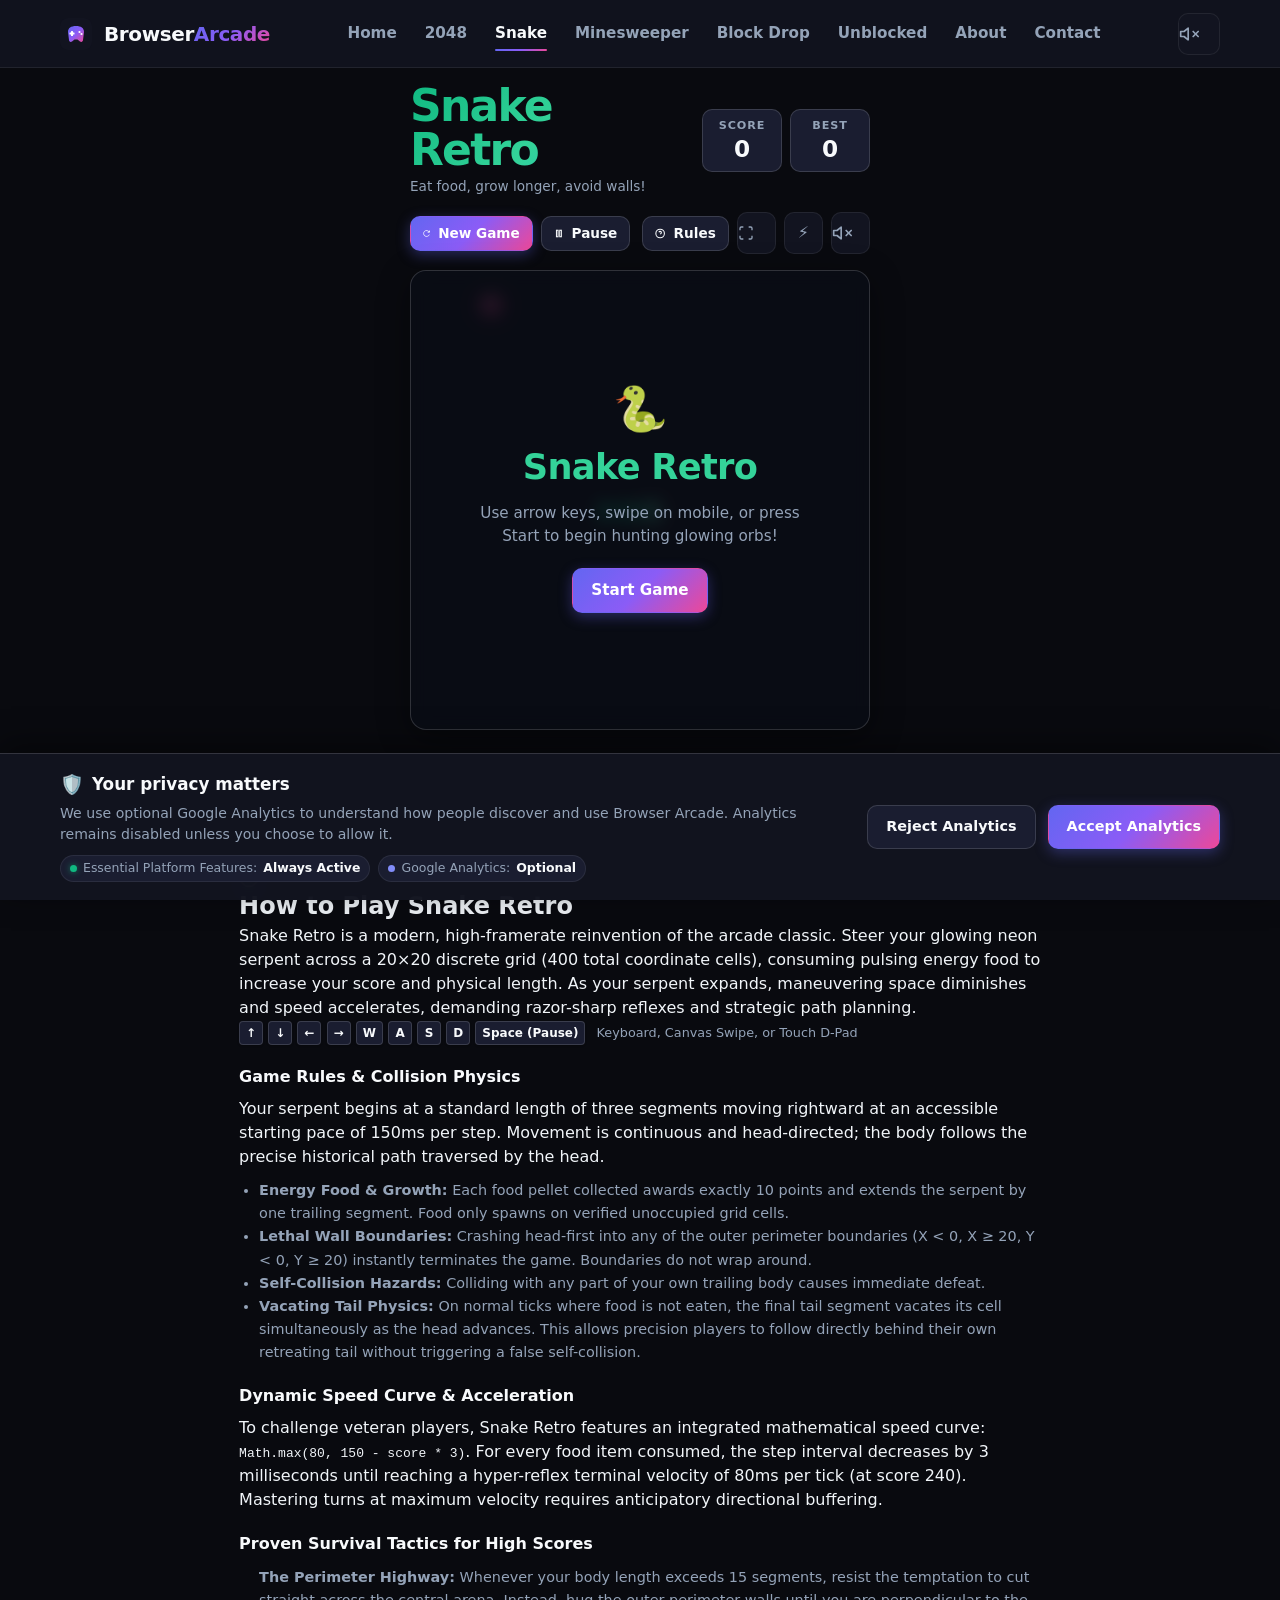
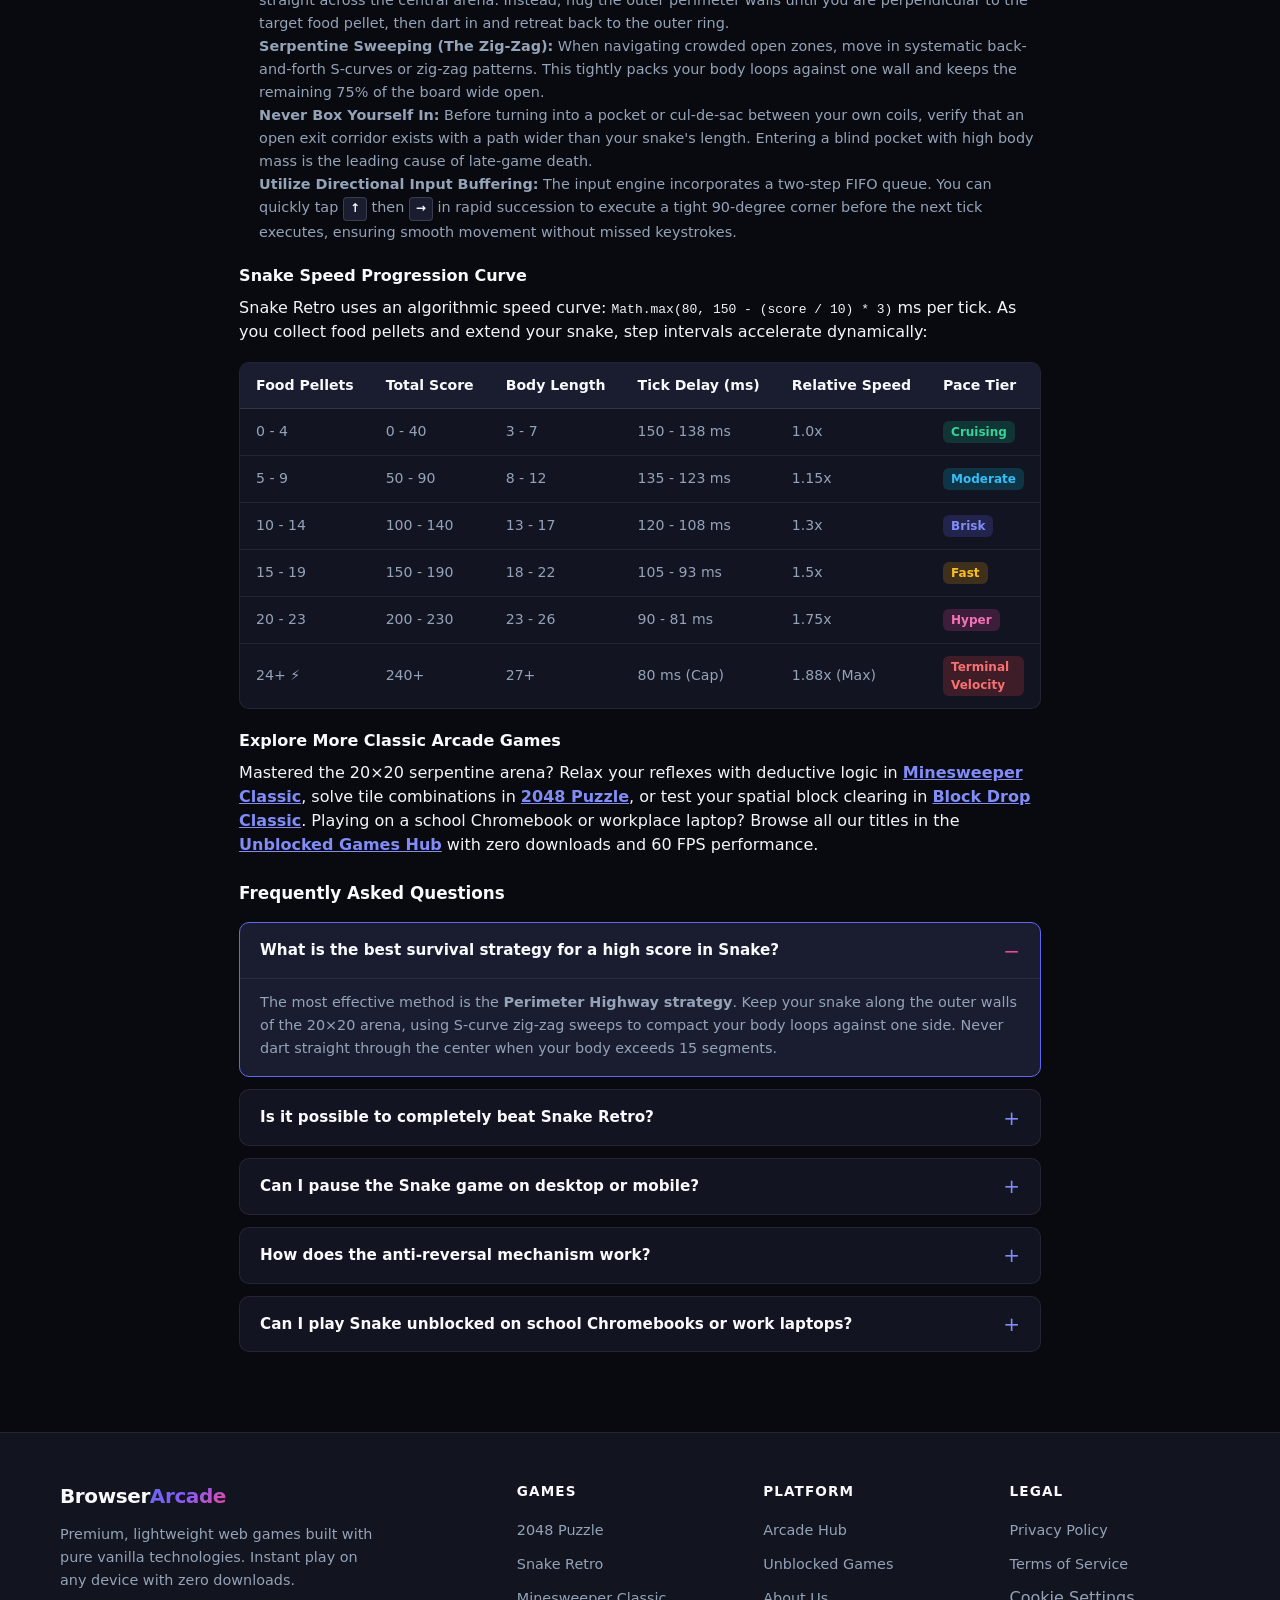
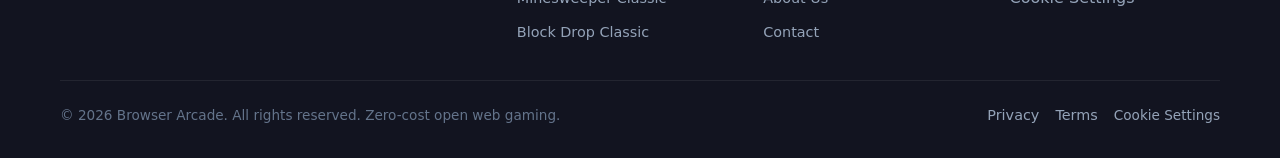
<file: games/snake/index.html>
<!DOCTYPE html>
<html lang="en">
<head>
  <meta charset="UTF-8">
  <meta name="viewport" content="width=device-width, initial-scale=1.0">
  <title>Snake Retro: Play Classic Snake Game Online Free [Nokia & Neon Skins]</title>
  <meta name="description" content="Play classic retro Snake online for free in your browser. Enjoy 60 FPS responsive controls, dynamic speed progression, and switchable themes: Neon, Nokia 3310, and Midnight.">
  <link rel="canonical" href="https://browserarcade.pages.dev/games/snake/">

  <!-- OpenGraph Metadata -->
  <meta property="og:type" content="website">
  <meta property="og:title" content="Snake Retro — Free Classic Web Arcade | Browser Arcade">
  <meta property="og:description" content="Play Snake Retro free online. Sleek neon visuals, smooth controls, and persistent high scores.">
  <meta property="og:url" content="https://browserarcade.pages.dev/games/snake/">
  <meta property="og:image" content="https://browserarcade.pages.dev/assets/images/og-image.png">
  <meta property="og:image:type" content="image/png">
  <meta property="og:image:width" content="1200">
  <meta property="og:image:height" content="630">
  <meta property="og:image:alt" content="Browser Arcade Social Preview">

  <!-- Twitter Card Metadata -->
  <meta name="twitter:card" content="summary_large_image">
  <meta name="twitter:title" content="Snake Retro — Free Classic Web Arcade | Browser Arcade">
  <meta name="twitter:description" content="Play Snake Retro free online with neon aesthetics and speed progression.">
  <meta name="twitter:image" content="https://browserarcade.pages.dev/assets/images/og-image.png">

  <!-- Favicon & Manifest -->
  <link rel="icon" type="image/svg+xml" href="/favicon.svg">
  <link rel="manifest" href="/manifest.webmanifest">
  <meta name="theme-color" content="#121420">

  <!-- Stylesheets -->
  <link rel="stylesheet" href="/assets/css/reset.css">
  <link rel="stylesheet" href="/assets/css/variables.css">
  <link rel="stylesheet" href="/assets/css/components.css">
  <link rel="stylesheet" href="/assets/css/platform.css">
  <link rel="stylesheet" href="/games/snake/css/snake.css">

  <!-- Schema.org Structured Data -->
  <script type="application/ld+json">
  {
    "@context": "https://schema.org",
    "@graph": [
      {
        "@type": "VideoGame",
        "name": "Snake Retro",
        "alternateName": "Classic Snake",
        "description": "Play Snake Retro free online in your browser. Classic arcade reflex challenge featuring sleek neon visuals, smooth grid movement, dynamic speed acceleration, and zero ads.",
        "url": "https://browserarcade.pages.dev/games/snake/",
        "image": "https://browserarcade.pages.dev/assets/images/og-image.png",
        "genre": ["Arcade", "Retro Game", "Action"],
        "gamePlatform": ["Web Browser", "Desktop", "Mobile"],
        "applicationCategory": "Game",
        "operatingSystem": "Any",
        "inLanguage": "en",
        "offers": {
          "@type": "Offer",
          "price": "0",
          "priceCurrency": "USD",
          "availability": "https://schema.org/InStock"
        },
        "publisher": {
          "@type": "Organization",
          "name": "Browser Arcade",
          "url": "https://browserarcade.pages.dev/"
        }
      },
      {
        "@type": "BreadcrumbList",
        "itemListElement": [
          {
            "@type": "ListItem",
            "position": 1,
            "name": "Browser Arcade",
            "item": "https://browserarcade.pages.dev/"
          },
          {
            "@type": "ListItem",
            "position": 2,
            "name": "Games",
            "item": "https://browserarcade.pages.dev/#games"
          },
          {
            "@type": "ListItem",
            "position": 3,
            "name": "Snake Retro",
            "item": "https://browserarcade.pages.dev/games/snake/"
          }
        ]
      },
      {
        "@type": "FAQPage",
        "mainEntity": [
          {
            "@type": "Question",
            "name": "What is the best survival strategy for a high score in Snake?",
            "acceptedAnswer": {
              "@type": "Answer",
              "text": "The most effective method is the Perimeter Highway strategy. Keep your snake along the outer walls of the 20x20 arena, using S-curve zig-zag sweeps to compact your body loops against one side. Never dart straight through the center when your body exceeds 15 segments."
            }
          },
          {
            "@type": "Question",
            "name": "Is it possible to completely beat Snake Retro?",
            "acceptedAnswer": {
              "@type": "Answer",
              "text": "Yes! If you successfully grow your snake to fill all 400 cells of the 20x20 grid, the food spawning algorithm detects that no unoccupied spaces remain and automatically triggers a complete Game Victory state."
            }
          },
          {
            "@type": "Question",
            "name": "Can I pause the Snake game on desktop or mobile?",
            "acceptedAnswer": {
              "@type": "Answer",
              "text": "Yes! Press Spacebar or the 'P' key on keyboard, or tap the Pause button on touch screens to freeze the game loop instantly without losing your score or current speed tier."
            }
          },
          {
            "@type": "Question",
            "name": "How does the anti-reversal mechanism work?",
            "acceptedAnswer": {
              "@type": "Answer",
              "text": "To prevent accidental suicide, the input manager blocks 180-degree reversals. If moving Right, pressing Left is safely ignored. Furthermore, both current velocity and pending queued moves are checked to prevent rapid double-taps from causing self-reversal."
            }
          },
          {
            "@type": "Question",
            "name": "Can I play Snake unblocked on school Chromebooks or work laptops?",
            "acceptedAnswer": {
              "@type": "Answer",
              "text": "Yes! Browser Arcade Snake Retro runs natively in any browser with zero Flash, zero downloads, and zero VPN requirements. It loads under 50KB and performs at a locked 60 FPS on low-power school laptops."
            }
          }
        ]
      },
      {
        "@type": "HowTo",
        "name": "How to Play Snake Retro and Achieve High Scores",
        "description": "Step-by-step master guide to controlling the snake, managing progressive acceleration, and executing perimeter loops.",
        "step": [
          {
            "@type": "HowToStep",
            "position": 1,
            "name": "Navigate and Collect Food Pellets",
            "text": "Use Arrow Keys, WASD, or swipe gestures to guide the green snake toward flashing red food pellets. Each pellet extends body length by one segment and awards 10 points."
          },
          {
            "@type": "HowToStep",
            "position": 2,
            "name": "Avoid Walls and Self-Collision",
            "text": "Colliding with any of the 4 outer perimeter walls or slithering into your own tail triggers immediate Game Over."
          },
          {
            "@type": "HowToStep",
            "position": 3,
            "name": "Adopt the Perimeter Loop Highway",
            "text": "As your snake exceeds 15 segments, hug the outer grid border and snake in tight S-curves to leave 75% of the center arena free of coils."
          },
          {
            "@type": "HowToStep",
            "position": 4,
            "name": "Use Input Buffering for Tight Turns",
            "text": "Queue rapid turns (e.g., Up then Right) before the game tick completes to pull off crisp 90-degree corners at high speeds."
          }
        ]
      }
    ]
  }
  </script>
</head>
<body>
  <!-- Platform Header -->
  <header class="arcade-header">
    <div class="container arcade-header-inner">
      <a href="/" class="arcade-brand" aria-label="Browser Arcade Home">
        <div class="arcade-logo-icon">
          <svg width="32" height="32" viewBox="0 0 64 64">
            <defs>
              <linearGradient id="navLogoGrad" x1="0%" y1="0%" x2="100%" y2="100%">
                <stop offset="0%" stop-color="#6366F1"/>
                <stop offset="50%" stop-color="#8B5CF6"/>
                <stop offset="100%" stop-color="#EC4899"/>
              </linearGradient>
            </defs>
            <rect width="64" height="64" rx="16" fill="#121420"/>
            <path d="M16 28 C16 20, 22 16, 32 16 C42 16, 48 20, 48 28 L46 44 C46 47, 43 49, 40 47 L35 43 L29 43 L24 47 C21 49, 18 47, 18 44 Z" fill="url(#navLogoGrad)"/>
            <rect x="22" y="26" width="4" height="10" rx="1" fill="#FFFFFF"/>
            <rect x="19" y="29" width="10" height="4" rx="1" fill="#FFFFFF"/>
            <circle cx="39" cy="28" r="2.2" fill="#FFFFFF"/>
            <circle cx="43" cy="32" r="2.2" fill="#FFFFFF"/>
          </svg>
        </div>
        <div class="arcade-brand-text">Browser<span>Arcade</span></div>
      </a>

      <!-- Desktop Navigation -->
      <nav class="arcade-nav" aria-label="Primary Navigation">
        <a href="/" class="arcade-nav-link">Home</a>
        <a href="/games/2048/" class="arcade-nav-link">2048</a>
        <a href="/games/snake/" class="arcade-nav-link active">Snake</a>
        <a href="/games/minesweeper/" class="arcade-nav-link">Minesweeper</a>
        <a href="/games/blockdrop/" class="arcade-nav-link">Block Drop</a>
        <a href="/unblocked/" class="arcade-nav-link">Unblocked</a>
        <a href="/about/" class="arcade-nav-link">About</a>
        <a href="/contact/" class="arcade-nav-link">Contact</a>
      </nav>

      <!-- Header Actions -->
      <div class="arcade-header-actions">
        <button class="arcade-btn-icon sound-toggle-btn" aria-label="Toggle Sound Effects" title="Sound Effects">
          <span class="sound-icon"></span>
        </button>
        <button class="arcade-mobile-toggle" id="mobileNavToggle" aria-label="Toggle Navigation Menu" aria-expanded="false">
          <span></span>
          <span></span>
          <span></span>
        </button>
      </div>
    </div>
  </header>

  <!-- Mobile Navigation Drawer -->
  <div class="arcade-mobile-drawer" id="mobileNavDrawer" aria-label="Mobile Navigation">
    <a href="/" class="arcade-mobile-link">Home</a>
    <a href="/games/2048/" class="arcade-mobile-link">2048 Puzzle</a>
    <a href="/games/snake/" class="arcade-mobile-link active">Snake Retro</a>
    <a href="/games/minesweeper/" class="arcade-mobile-link">Minesweeper Classic</a>
    <a href="/games/blockdrop/" class="arcade-mobile-link">Block Drop Classic</a>
    <a href="/unblocked/" class="arcade-mobile-link">Unblocked Games</a>
    <a href="/about/" class="arcade-mobile-link">About Browser Arcade</a>
    <a href="/contact/" class="arcade-mobile-link">Contact Us</a>
    <a href="/privacy/" class="arcade-mobile-link">Privacy Policy</a>
    <a href="/terms/" class="arcade-mobile-link">Terms of Service</a>
  </div>

  <!-- Main Game Content -->
  <main class="arcade-main" id="gameContent">
    <div class="container">
      <div class="game-wrapper">
        <!-- Game HUD: Title & Scores -->
        <div class="game-hud">
          <div class="game-title-group">
            <h1 class="game-title">Snake Retro</h1>
            <p class="game-subtitle">Eat food, grow longer, avoid walls!</p>
          </div>

          <div class="game-scores">
            <div class="score-box" aria-live="polite">
              <span class="score-box-label">Score</span>
              <span class="score-box-value" id="currentScore">0</span>
            </div>
            <div class="score-box">
              <span class="score-box-label">Best</span>
              <span class="score-box-value" id="bestScore">0</span>
            </div>
          </div>
        </div>

        <!-- Controls Toolbar -->
        <div class="game-toolbar">
          <div class="game-toolbar-left">
            <button class="arcade-btn arcade-btn-primary arcade-btn-sm btn-new-game" id="newGameBtn">
              <svg width="15" height="15" viewBox="0 0 24 24" fill="none" stroke="currentColor" stroke-width="2.5">
                <path d="M21.5 2v6h-6M21.34 15.57a10 10 0 1 1-.57-8.38l5.67-5.67"/>
              </svg>
              New Game
            </button>
            <button class="arcade-btn arcade-btn-secondary arcade-btn-sm" id="pauseBtn" title="Pause Game (Space)">
              <svg width="15" height="15" viewBox="0 0 24 24" fill="none" stroke="currentColor" stroke-width="2.5">
                <rect x="6" y="4" width="4" height="16"></rect>
                <rect x="14" y="4" width="4" height="16"></rect>
              </svg>
              <span class="btn-label">Pause</span>
            </button>
          </div>

          <div class="game-toolbar-right">
            <button class="arcade-btn arcade-btn-secondary arcade-btn-sm" id="rulesBtn" title="Game instructions">
              <svg width="15" height="15" viewBox="0 0 24 24" fill="none" stroke="currentColor" stroke-width="2.5">
                <circle cx="12" cy="12" r="10"></circle>
                <path d="M9.09 9a3 3 0 0 1 5.83 1c0 2-3 3-3 3"></path>
                <line x1="12" y1="17" x2="12.01" y2="17"></line>
              </svg>
              Rules
            </button>
            <button class="arcade-btn-icon fullscreen-toggle-btn" aria-label="Toggle Fullscreen" title="Toggle Fullscreen (F)">
              <svg width="16" height="16" viewBox="0 0 24 24" fill="none" stroke="currentColor" stroke-width="2" class="fs-icon-enter">
                <path d="M8 3H5a2 2 0 0 0-2 2v3m18 0V5a2 2 0 0 0-2-2h-3m0 18h3a2 2 0 0 0 2-2v-3M3 16v3a2 2 0 0 0 2 2h3"></path>
              </svg>
              <svg width="16" height="16" viewBox="0 0 24 24" fill="none" stroke="currentColor" stroke-width="2" class="fs-icon-exit" style="display: none;">
                <path d="M4 14h6m0 0v6m0-6L3 21m17-7h-6m0 0v6m0-6l7 7M4 10h6m0 0V4m0 6L3 3m17 7h-6m0 0V4m0 6l7-7"></path>
              </svg>
            </button>
            <button class="arcade-btn-icon" id="themeToggleBtn" aria-label="Theme: Neon Cyberpunk" title="Theme: Neon (Click to switch to Nokia 3310 / Midnight)">
              <span class="theme-btn-icon" style="font-size: 1rem; line-height: 1;">⚡</span>
            </button>
            <button class="arcade-btn-icon sound-toggle-btn" aria-label="Toggle Sound" title="Sound Effects">
              <span class="sound-icon"></span>
            </button>
          </div>
        </div>

        <!-- Snake Canvas Game Board Container -->
        <div class="game-board-container" id="gameBoard" role="application" aria-label="Snake Retro Game Board">
          <canvas id="snakeCanvas"></canvas>

          <!-- Start Overlay -->
          <div class="game-overlay active" id="startOverlay" role="dialog" aria-modal="true" aria-labelledby="startTitle">
            <div class="game-overlay-icon">🐍</div>
            <h2 class="game-overlay-title" id="startTitle" style="color: #34D399;">Snake Retro</h2>
            <p class="game-overlay-desc">Use arrow keys, swipe on mobile, or press Start to begin hunting glowing orbs!</p>
            <div class="game-overlay-actions">
              <button class="arcade-btn arcade-btn-primary" id="startOverlayBtn">Start Game</button>
            </div>
          </div>

          <!-- Pause Overlay -->
          <div class="game-overlay" id="pauseOverlay" role="dialog" aria-modal="true" aria-labelledby="pauseTitle">
            <div class="game-overlay-icon">⏸️</div>
            <h2 class="game-overlay-title" id="pauseTitle" style="color: #818CF8;">Game Paused</h2>
            <p class="game-overlay-desc">Take a breath. Press Resume or Space to jump back into action.</p>
            <div class="game-overlay-actions">
              <button class="arcade-btn arcade-btn-primary" id="resumeBtn">Resume</button>
              <button class="arcade-btn arcade-btn-secondary btn-new-game">Restart</button>
            </div>
          </div>

          <!-- Game Over Overlay -->
          <div class="game-overlay" id="gameOverOverlay" role="dialog" aria-modal="true" aria-labelledby="gameOverTitle">
            <div class="game-overlay-icon">💥</div>
            <h2 class="game-overlay-title" id="gameOverTitle" style="color: #EF4444;">Game Over!</h2>
            <p class="game-overlay-desc">
              Final Score: <strong id="finalScore" style="color: #F8FAFC;">0</strong> &bull; Best: <strong id="modalBestScore" style="color: #34D399;">0</strong>
            </p>
            <div class="game-overlay-actions">
              <button class="arcade-btn arcade-btn-primary btn-new-game">Play Again</button>
              <button type="button" class="arcade-btn arcade-btn-secondary arcade-share-btn" data-game="Snake Retro" data-score-el="finalScore" style="display: inline-flex; align-items: center; gap: 6px;">
                <svg width="16" height="16" viewBox="0 0 24 24" fill="none" stroke="currentColor" stroke-width="2"><circle cx="18" cy="5" r="3"></circle><circle cx="6" cy="12" r="3"></circle><circle cx="18" cy="19" r="3"></circle><line x1="8.59" y1="13.51" x2="15.42" y2="17.49"></line><line x1="15.41" y1="6.51" x2="8.59" y2="10.49"></line></svg>
                Share Score
              </button>
            </div>
            <div class="arcade-next-game-card">
              <div class="next-game-label">Up Next Challenge</div>
              <a href="/games/minesweeper/" class="next-game-link">
                <div class="next-game-icon">💣</div>
                <div class="next-game-info">
                  <div class="next-game-title">Minesweeper Classic</div>
                  <div class="next-game-desc">Deductive logic with 100% safe first-click</div>
                </div>
                <div class="next-game-arrow">&rarr;</div>
              </a>
            </div>
          </div>
        </div>

        <!-- Virtual Touch D-Pad for Mobile Comfort -->
        <div class="snake-touch-controls" aria-label="Mobile Direction Controls">
          <div class="dpad-row">
            <button type="button" class="dpad-btn" data-snake-dir="UP" aria-label="Move Up">
              <svg width="24" height="24" viewBox="0 0 24 24" fill="none" stroke="currentColor" stroke-width="2.5"><polyline points="18 15 12 9 6 15"></polyline></svg>
            </button>
          </div>
          <div class="dpad-row">
            <button type="button" class="dpad-btn" data-snake-dir="LEFT" aria-label="Move Left">
              <svg width="24" height="24" viewBox="0 0 24 24" fill="none" stroke="currentColor" stroke-width="2.5"><polyline points="15 18 9 12 15 6"></polyline></svg>
            </button>
            <button type="button" class="dpad-btn" data-snake-dir="DOWN" aria-label="Move Down">
              <svg width="24" height="24" viewBox="0 0 24 24" fill="none" stroke="currentColor" stroke-width="2.5"><polyline points="6 9 12 15 18 9"></polyline></svg>
            </button>
            <button type="button" class="dpad-btn" data-snake-dir="RIGHT" aria-label="Move Right">
              <svg width="24" height="24" viewBox="0 0 24 24" fill="none" stroke="currentColor" stroke-width="2.5"><polyline points="9 18 15 12 9 6"></polyline></svg>
            </button>
          </div>
        </div>

        <!-- Instructions Modal -->
        <div class="arcade-modal-backdrop" id="rulesModal" role="dialog" aria-modal="true" aria-labelledby="rulesModalTitle">
          <div class="arcade-modal-card" style="text-align: left; max-width: 460px;">
            <div style="display: flex; justify-content: space-between; align-items: center; margin-bottom: 16px;">
              <h2 class="arcade-modal-title" id="rulesModalTitle" style="margin: 0; font-size: 1.4rem;">How to Play Snake Retro</h2>
              <button class="arcade-btn-icon arcade-btn-sm" id="closeRulesBtn" aria-label="Close rules">
                <svg width="18" height="18" viewBox="0 0 24 24" fill="none" stroke="currentColor" stroke-width="2.5">
                  <line x1="18" y1="6" x2="6" y2="18"></line>
                  <line x1="6" y1="6" x2="18" y2="18"></line>
                </svg>
              </button>
            </div>
            <div class="game-info-text" style="margin-bottom: 18px;">
              <p style="margin-bottom: 10px;"><strong>Objective:</strong> Guide the neon snake across the 20&times;20 grid to eat glowing pink orbs. Each food item grows your snake by one segment and awards 10 points!</p>
              <p style="margin-bottom: 10px;"><strong>Speed Progression:</strong> As your score increases, the snake moves progressively faster. Keep your reflexes sharp!</p>
              <p style="margin-bottom: 10px;"><strong>Hazards:</strong> Do not crash into the perimeter walls or into your own tail. One collision ends the game.</p>
              <p style="margin-bottom: 12px;"><strong>Controls:</strong></p>
              <ul style="list-style: disc; padding-left: 20px; line-height: 1.6; color: var(--text-muted); font-size: 0.9rem;">
                <li><strong>Desktop:</strong> Use <kbd class="control-key">↑</kbd> <kbd class="control-key">↓</kbd> <kbd class="control-key">←</kbd> <kbd class="control-key">→</kbd> or <kbd class="control-key">W</kbd> <kbd class="control-key">A</kbd> <kbd class="control-key">S</kbd> <kbd class="control-key">D</kbd>.</li>
                <li><strong>Pause / Resume:</strong> Press <kbd class="control-key">Space</kbd> or click the Pause button.</li>
                <li><strong>Mobile:</strong> Swipe anywhere across the board, or tap the virtual directional buttons below.</li>
              </ul>
            </div>
            <button class="arcade-btn arcade-btn-primary" style="width: 100%;" onclick="document.getElementById('rulesModal').classList.remove('active')">Got It, Let's Play!</button>
          </div>
        </div>

        <!-- AdSense Ready Placement Container (Zero CLS, No ads/scripts) -->
        <div class="arcade-ad-slot arcade-ad-leaderboard" aria-hidden="true"></div>
        <div class="arcade-ad-slot arcade-ad-mobile-banner" aria-hidden="true"></div>

        <!-- Comprehensive Strategy & Guide Section -->
        <section class="game-info-card" aria-labelledby="howToPlayHeading">
          <h2 class="game-info-title" id="howToPlayHeading">
            <svg width="20" height="20" viewBox="0 0 24 24" fill="none" stroke="currentColor" stroke-width="2">
              <circle cx="12" cy="12" r="10"></circle>
              <line x1="12" y1="16" x2="12" y2="12"></line>
              <line x1="12" y1="8" x2="12.01" y2="8"></line>
            </svg>
            How to Play Snake Retro
          </h2>
          <p class="game-info-text">
            Snake Retro is a modern, high-framerate reinvention of the arcade classic. Steer your glowing neon serpent across a 20&times;20 discrete grid (400 total coordinate cells), consuming pulsing energy food to increase your score and physical length. As your serpent expands, maneuvering space diminishes and speed accelerates, demanding razor-sharp reflexes and strategic path planning.
          </p>

          <div class="controls-badge-grid">
            <span class="control-key">↑</span>
            <span class="control-key">↓</span>
            <span class="control-key">←</span>
            <span class="control-key">→</span>
            <span class="control-key">W</span>
            <span class="control-key">A</span>
            <span class="control-key">S</span>
            <span class="control-key">D</span>
            <span class="control-key">Space (Pause)</span>
            <span style="font-size: 0.8rem; color: var(--text-muted); align-self: center; margin-left: 6px;">Keyboard, Canvas Swipe, or Touch D-Pad</span>
          </div>

          <h3 style="font-size: 1rem; font-weight: 700; color: var(--text-main); margin: 20px 0 8px;">Game Rules &amp; Collision Physics</h3>
          <p class="game-info-text">
            Your serpent begins at a standard length of three segments moving rightward at an accessible starting pace of 150ms per step. Movement is continuous and head-directed; the body follows the precise historical path traversed by the head.
          </p>
          <ul style="list-style: disc; padding-left: 20px; margin: 10px 0; color: var(--text-muted); font-size: 0.9rem; line-height: 1.6;">
            <li><strong>Energy Food &amp; Growth:</strong> Each food pellet collected awards exactly 10 points and extends the serpent by one trailing segment. Food only spawns on verified unoccupied grid cells.</li>
            <li><strong>Lethal Wall Boundaries:</strong> Crashing head-first into any of the outer perimeter boundaries (X &lt; 0, X &ge; 20, Y &lt; 0, Y &ge; 20) instantly terminates the game. Boundaries do not wrap around.</li>
            <li><strong>Self-Collision Hazards:</strong> Colliding with any part of your own trailing body causes immediate defeat.</li>
            <li><strong>Vacating Tail Physics:</strong> On normal ticks where food is not eaten, the final tail segment vacates its cell simultaneously as the head advances. This allows precision players to follow directly behind their own retreating tail without triggering a false self-collision.</li>
          </ul>

          <h3 style="font-size: 1rem; font-weight: 700; color: var(--text-main); margin: 20px 0 8px;">Dynamic Speed Curve &amp; Acceleration</h3>
          <p class="game-info-text">
            To challenge veteran players, Snake Retro features an integrated mathematical speed curve: <code>Math.max(80, 150 - score * 3)</code>. For every food item consumed, the step interval decreases by 3 milliseconds until reaching a hyper-reflex terminal velocity of 80ms per tick (at score 240). Mastering turns at maximum velocity requires anticipatory directional buffering.
          </p>

          <h3 style="font-size: 1rem; font-weight: 700; color: var(--text-main); margin: 20px 0 8px;">Proven Survival Tactics for High Scores</h3>
          <ol style="padding-left: 20px; margin: 10px 0; color: var(--text-muted); font-size: 0.9rem; line-height: 1.6;">
            <li><strong>The Perimeter Highway:</strong> Whenever your body length exceeds 15 segments, resist the temptation to cut straight across the central arena. Instead, hug the outer perimeter walls until you are perpendicular to the target food pellet, then dart in and retreat back to the outer ring.</li>
            <li><strong>Serpentine Sweeping (The Zig-Zag):</strong> When navigating crowded open zones, move in systematic back-and-forth S-curves or zig-zag patterns. This tightly packs your body loops against one wall and keeps the remaining 75% of the board wide open.</li>
            <li><strong>Never Box Yourself In:</strong> Before turning into a pocket or cul-de-sac between your own coils, verify that an open exit corridor exists with a path wider than your snake's length. Entering a blind pocket with high body mass is the leading cause of late-game death.</li>
            <li><strong>Utilize Directional Input Buffering:</strong> The input engine incorporates a two-step FIFO queue. You can quickly tap <kbd class="control-key">↑</kbd> then <kbd class="control-key">→</kbd> in rapid succession to execute a tight 90-degree corner before the next tick executes, ensuring smooth movement without missed keystrokes.</li>
          </ol>

          <h3 style="font-size: 1rem; font-weight: 700; color: var(--text-main); margin: 20px 0 8px;">Snake Speed Progression Curve</h3>
          <p class="game-info-text">
            Snake Retro uses an algorithmic speed curve: <code>Math.max(80, 150 - (score / 10) * 3)</code> ms per tick. As you collect food pellets and extend your snake, step intervals accelerate dynamically:
          </p>
          <div class="arcade-table-container">
            <table class="arcade-table">
              <thead>
                <tr>
                  <th>Food Pellets</th>
                  <th>Total Score</th>
                  <th>Body Length</th>
                  <th>Tick Delay (ms)</th>
                  <th>Relative Speed</th>
                  <th>Pace Tier</th>
                </tr>
              </thead>
              <tbody>
                <tr>
                  <td>0 - 4</td>
                  <td>0 - 40</td>
                  <td>3 - 7</td>
                  <td>150 - 138 ms</td>
                  <td>1.0x</td>
                  <td><span class="badge-table" style="background: rgba(16, 185, 129, 0.2); color: #34D399;">Cruising</span></td>
                </tr>
                <tr>
                  <td>5 - 9</td>
                  <td>50 - 90</td>
                  <td>8 - 12</td>
                  <td>135 - 123 ms</td>
                  <td>1.15x</td>
                  <td><span class="badge-table" style="background: rgba(6, 182, 212, 0.2); color: #38BDF8;">Moderate</span></td>
                </tr>
                <tr>
                  <td>10 - 14</td>
                  <td>100 - 140</td>
                  <td>13 - 17</td>
                  <td>120 - 108 ms</td>
                  <td>1.3x</td>
                  <td><span class="badge-table" style="background: rgba(99, 102, 241, 0.2); color: #818CF8;">Brisk</span></td>
                </tr>
                <tr>
                  <td>15 - 19</td>
                  <td>150 - 190</td>
                  <td>18 - 22</td>
                  <td>105 - 93 ms</td>
                  <td>1.5x</td>
                  <td><span class="badge-table" style="background: rgba(245, 158, 11, 0.2); color: #FBBF24;">Fast</span></td>
                </tr>
                <tr>
                  <td>20 - 23</td>
                  <td>200 - 230</td>
                  <td>23 - 26</td>
                  <td>90 - 81 ms</td>
                  <td>1.75x</td>
                  <td><span class="badge-table" style="background: rgba(236, 72, 153, 0.2); color: #F472B6;">Hyper</span></td>
                </tr>
                <tr>
                  <td>24+ ⚡</td>
                  <td>240+</td>
                  <td>27+</td>
                  <td>80 ms (Cap)</td>
                  <td>1.88x (Max)</td>
                  <td><span class="badge-table" style="background: rgba(239, 68, 68, 0.2); color: #F87171;">Terminal Velocity</span></td>
                </tr>
              </tbody>
            </table>
          </div>

          <h3 style="font-size: 1rem; font-weight: 700; color: var(--text-main); margin: 20px 0 8px;">Explore More Classic Arcade Games</h3>
          <p class="game-info-text">
            Mastered the 20&times;20 serpentine arena? Relax your reflexes with deductive logic in <a href="/games/minesweeper/" style="color: var(--primary-400); text-decoration: underline; font-weight: 600;">Minesweeper Classic</a>, solve tile combinations in <a href="/games/2048/" style="color: var(--primary-400); text-decoration: underline; font-weight: 600;">2048 Puzzle</a>, or test your spatial block clearing in <a href="/games/blockdrop/" style="color: var(--primary-400); text-decoration: underline; font-weight: 600;">Block Drop Classic</a>. Playing on a school Chromebook or workplace laptop? Browse all our titles in the <a href="/unblocked/" style="color: var(--primary-400); text-decoration: underline; font-weight: 600;">Unblocked Games Hub</a> with zero downloads and 60 FPS performance.
          </p>

          <h3 style="font-size: 1.05rem; font-weight: 700; color: var(--text-main); margin: 24px 0 10px;">Frequently Asked Questions</h3>
          <div class="arcade-faq-group">
            <details class="arcade-faq-item" open>
              <summary class="arcade-faq-question">What is the best survival strategy for a high score in Snake?</summary>
              <div class="arcade-faq-answer">
                The most effective method is the <strong>Perimeter Highway strategy</strong>. Keep your snake along the outer walls of the 20&times;20 arena, using S-curve zig-zag sweeps to compact your body loops against one side. Never dart straight through the center when your body exceeds 15 segments.
              </div>
            </details>

            <details class="arcade-faq-item">
              <summary class="arcade-faq-question">Is it possible to completely beat Snake Retro?</summary>
              <div class="arcade-faq-answer">
                Yes! If you successfully grow your snake to fill all 400 cells of the 20&times;20 grid, the food spawning algorithm detects that no unoccupied spaces remain and automatically triggers a complete Game Victory state.
              </div>
            </details>

            <details class="arcade-faq-item">
              <summary class="arcade-faq-question">Can I pause the Snake game on desktop or mobile?</summary>
              <div class="arcade-faq-answer">
                Yes! Press <kbd class="control-key">Spacebar</kbd> or the <kbd class="control-key">P</kbd> key on desktop, or tap the on-screen <strong>Pause</strong> button on mobile to freeze the game loop instantly without losing your score or current speed tier.
              </div>
            </details>

            <details class="arcade-faq-item">
              <summary class="arcade-faq-question">How does the anti-reversal mechanism work?</summary>
              <div class="arcade-faq-answer">
                To prevent accidental suicide, the input manager blocks 180-degree reversals. If moving Right, pressing Left is safely ignored. Furthermore, both current velocity and pending queued moves are checked to prevent rapid double-taps from causing self-reversal.
              </div>
            </details>

            <details class="arcade-faq-item">
              <summary class="arcade-faq-question">Can I play Snake unblocked on school Chromebooks or work laptops?</summary>
              <div class="arcade-faq-answer">
                Yes! Browser Arcade Snake Retro runs natively in any browser with zero Flash, zero downloads, and zero VPN requirements. It loads under 50KB and performs at a locked 60 FPS on low-power school laptops. Explore all titles in our <a href="/unblocked/" style="color: var(--primary-400); text-decoration: underline;">Unblocked Games Hub</a>.
              </div>
            </details>
          </div>
        </section>
      </div>
    </div>
  </main>

  <!-- Platform Footer -->
  <footer class="arcade-footer">
    <div class="container">
      <div class="arcade-footer-grid">
        <div>
          <div class="arcade-brand">
            <div class="arcade-brand-text">Browser<span>Arcade</span></div>
          </div>
          <p class="arcade-footer-brand-desc">
            Premium, lightweight web games built with pure vanilla technologies. Instant play on any device with zero downloads.
          </p>
        </div>
        <div>
          <h3 class="arcade-footer-title">Games</h3>
          <ul class="arcade-footer-list">
            <li><a href="/games/2048/" class="arcade-footer-link">2048 Puzzle</a></li>
            <li><a href="/games/snake/" class="arcade-footer-link">Snake Retro</a></li>
            <li><a href="/games/minesweeper/" class="arcade-footer-link">Minesweeper Classic</a></li>
            <li><a href="/games/blockdrop/" class="arcade-footer-link">Block Drop Classic</a></li>
          </ul>
        </div>
        <div>
          <h3 class="arcade-footer-title">Platform</h3>
          <ul class="arcade-footer-list">
            <li><a href="/" class="arcade-footer-link">Arcade Hub</a></li>
            <li><a href="/unblocked/" class="arcade-footer-link">Unblocked Games</a></li>
            <li><a href="/about/" class="arcade-footer-link">About Us</a></li>
            <li><a href="/contact/" class="arcade-footer-link">Contact</a></li>
          </ul>
        </div>
        <div>
          <h3 class="arcade-footer-title">Legal</h3>
          <ul class="arcade-footer-list">
            <li><a href="/privacy/" class="arcade-footer-link">Privacy Policy</a></li>
            <li><a href="/terms/" class="arcade-footer-link">Terms of Service</a></li>
            <li><button type="button" class="arcade-footer-link cookie-settings-trigger">Cookie Settings</button></li>
          </ul>
        </div>
      </div>
      <div class="arcade-footer-bottom">
        <div>&copy; 2026 Browser Arcade. All rights reserved. Zero-cost open web gaming.</div>
        <div style="display: flex; gap: 16px;">
          <a href="/privacy/" class="arcade-footer-link">Privacy</a>
          <a href="/terms/" class="arcade-footer-link">Terms</a>
          <button type="button" class="arcade-footer-link" id="cookieSettingsBtn">Cookie Settings</button>
        </div>
      </div>
    </div>
  </footer>

  <!-- Monetag Smart Tag -->
  <script src="https://quge5.com/88/tag.min.js" data-zone="311193" async data-cfasync="false"></script>
  <script type="module" src="/assets/js/arcade.js"></script>
  <script type="module" src="/games/snake/js/main.js"></script>
</body>
</html>
</file>
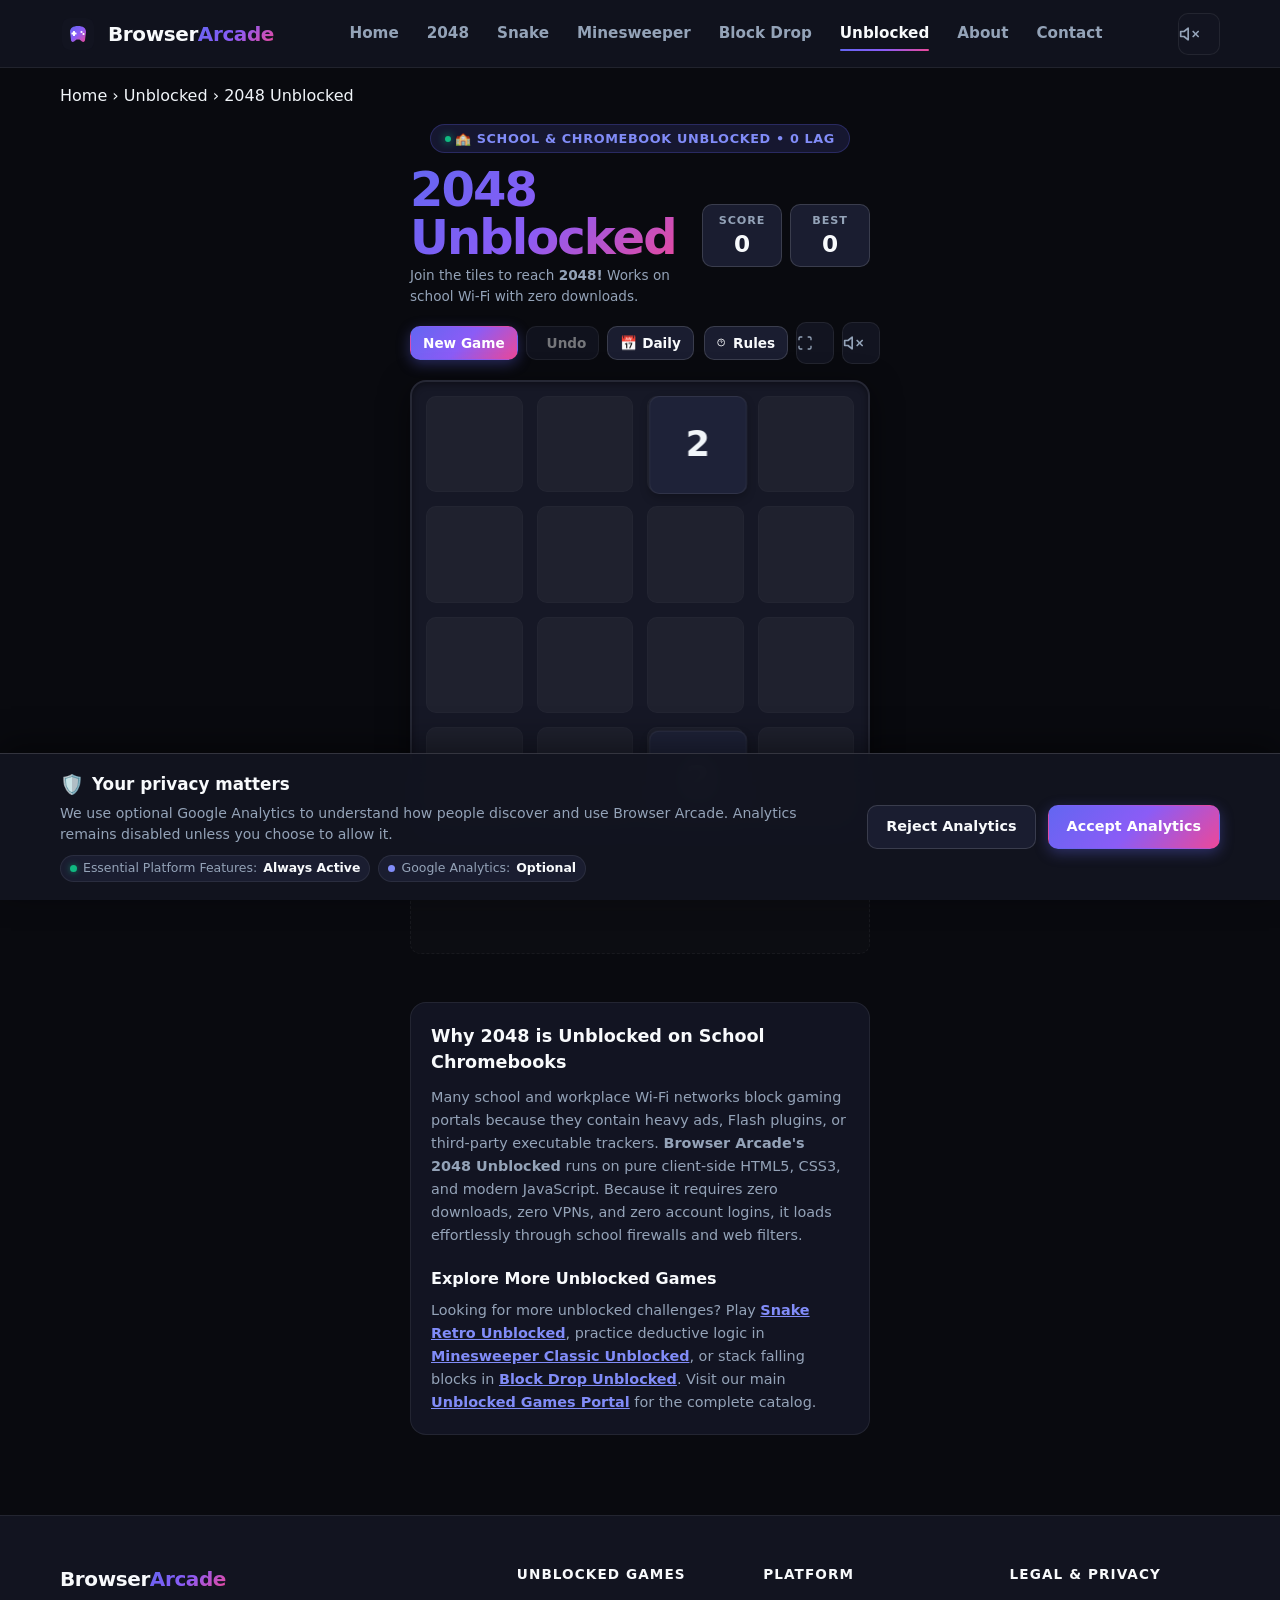
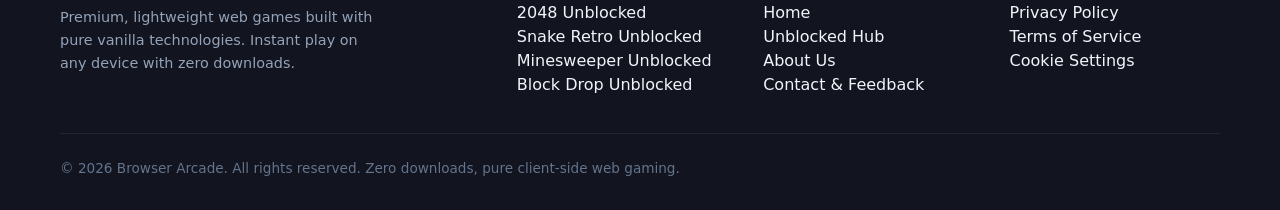
<file: unblocked/2048/index.html>
<!DOCTYPE html>
<html lang="en">
<head>
  <meta charset="UTF-8">
  <meta name="viewport" content="width=device-width, initial-scale=1.0, maximum-scale=1.0, user-scalable=no">
  <title>2048 Unblocked: Play Free Online at School [Chromebook Ready]</title>
  <meta name="description" content="Play 2048 unblocked free online at school, college, or work. Fast instant-play puzzle with swipe controls, infinite undo, procedural audio, and zero downloads or VPN needed.">
  <meta name="keywords" content="2048 unblocked, play 2048 unblocked, 2048 school chromebook, 2048 unblocked games 76, 2048 game online free">
  <link rel="canonical" href="https://browserarcade.pages.dev/unblocked/2048/">

  <!-- Open Graph -->
  <meta property="og:type" content="website">
  <meta property="og:url" content="https://browserarcade.pages.dev/unblocked/2048/">
  <meta property="og:title" content="2048 Unblocked: Play Free Online at School | Browser Arcade">
  <meta property="og:description" content="Play 2048 unblocked online on school Chromebooks and restricted networks. 100% free with undo and procedural audio.">
  <meta property="og:image" content="https://browserarcade.pages.dev/assets/images/og-image.png">
  <meta property="og:image:type" content="image/png">
  <meta property="og:image:width" content="1200">
  <meta property="og:image:height" content="630">
  <meta property="og:image:alt" content="2048 Unblocked Puzzle Game - Free on school Chromebooks">

  <!-- Twitter Card -->
  <meta name="twitter:card" content="summary_large_image">
  <meta name="twitter:title" content="2048 Unblocked: Play Free Online at School">
  <meta name="twitter:description" content="Join tiles to 2048 unblocked with smooth swipe controls and zero lag on school Chromebooks.">
  <meta name="twitter:image" content="https://browserarcade.pages.dev/assets/images/og-image.png">

  <!-- Favicon & PWA -->
  <link rel="icon" type="image/svg+xml" href="/favicon.svg">
  <link rel="manifest" href="/manifest.webmanifest">
  <meta name="theme-color" content="#6366F1">

  <!-- Stylesheets -->
  <link rel="stylesheet" href="/assets/css/reset.css">
  <link rel="stylesheet" href="/assets/css/variables.css">
  <link rel="stylesheet" href="/assets/css/components.css">
  <link rel="stylesheet" href="/assets/css/platform.css">
  <link rel="stylesheet" href="/games/2048/css/2048.css">

  <!-- Schema.org Structured Data -->
  <script type="application/ld+json">
  {
    "@context": "https://schema.org",
    "@graph": [
      {
        "@type": "VideoGame",
        "name": "2048 Unblocked",
        "alternateName": "2048 School Unblocked",
        "description": "Play 2048 unblocked online for free at school and work. Features smooth swipe and keyboard controls, procedural sound effects, multi-step undo, and endless mode.",
        "url": "https://browserarcade.pages.dev/unblocked/2048/",
        "image": "https://browserarcade.pages.dev/assets/images/og-image.png",
        "genre": ["Puzzle", "Brain Game", "Unblocked Game"],
        "gamePlatform": ["Web Browser", "Chromebook", "Desktop", "Mobile"],
        "applicationCategory": "Game",
        "operatingSystem": "Any",
        "inLanguage": "en",
        "offers": {
          "@type": "Offer",
          "price": "0",
          "priceCurrency": "USD",
          "availability": "https://schema.org/InStock"
        },
        "publisher": {
          "@type": "Organization",
          "name": "Browser Arcade",
          "url": "https://browserarcade.pages.dev/"
        }
      },
      {
        "@type": "BreadcrumbList",
        "itemListElement": [
          {
            "@type": "ListItem",
            "position": 1,
            "name": "Home",
            "item": "https://browserarcade.pages.dev/"
          },
          {
            "@type": "ListItem",
            "position": 2,
            "name": "Unblocked Games",
            "item": "https://browserarcade.pages.dev/unblocked/"
          },
          {
            "@type": "ListItem",
            "position": 3,
            "name": "2048 Unblocked",
            "item": "https://browserarcade.pages.dev/unblocked/2048/"
          }
        ]
      },
      {
        "@type": "FAQPage",
        "mainEntity": [
          {
            "@type": "Question",
            "name": "Is 2048 unblocked on school Chromebooks?",
            "acceptedAnswer": {
              "@type": "Answer",
              "text": "Yes! Browser Arcade's 2048 is engineered with pure client-side HTML5/JavaScript, requiring zero Flash, VPNs, or downloads. It runs smoothly on restricted school Wi-Fi and Chromebooks."
            }
          },
          {
            "@type": "Question",
            "name": "Can I undo mistakes in 2048 Unblocked?",
            "acceptedAnswer": {
              "@type": "Answer",
              "text": "Yes, Browser Arcade includes an infinite multi-step undo button and keyboard shortcut (U) so you can fix miscalculated moves and keep your highest tile safe."
            }
          }
        ]
      }
    ]
  }
  </script>
</head>
<body class="arcade-layout">
  <!-- Accessibility Skip Link -->
  <a href="#gameContent" class="skip-to-content">Skip to 2048 Unblocked</a>

  <!-- Platform Header -->
  <header class="arcade-header">
    <div class="container arcade-header-inner">
      <a href="/" class="arcade-brand" aria-label="Browser Arcade Home">
        <div class="arcade-brand-logo">
          <svg width="32" height="32" viewBox="0 0 64 64">
            <defs>
              <linearGradient id="navLogoGrad" x1="0%" y1="0%" x2="100%" y2="100%">
                <stop offset="0%" stop-color="#6366F1"/>
                <stop offset="50%" stop-color="#8B5CF6"/>
                <stop offset="100%" stop-color="#EC4899"/>
              </linearGradient>
            </defs>
            <rect width="64" height="64" rx="16" fill="#121420"/>
            <path d="M16 28 C16 20, 22 16, 32 16 C42 16, 48 20, 48 28 L46 44 C46 47, 43 49, 40 47 L35 43 L29 43 L24 47 C21 49, 18 47, 18 44 Z" fill="url(#navLogoGrad)"/>
            <rect x="22" y="26" width="4" height="10" rx="1" fill="#FFFFFF"/>
            <rect x="19" y="29" width="10" height="4" rx="1" fill="#FFFFFF"/>
            <circle cx="39" cy="28" r="2.2" fill="#FFFFFF"/>
            <circle cx="43" cy="32" r="2.2" fill="#FFFFFF"/>
          </svg>
        </div>
        <div class="arcade-brand-text">Browser<span>Arcade</span></div>
      </a>

      <!-- Desktop Navigation -->
      <nav class="arcade-nav" aria-label="Primary Navigation">
        <a href="/" class="arcade-nav-link">Home</a>
        <a href="/games/2048/" class="arcade-nav-link">2048</a>
        <a href="/games/snake/" class="arcade-nav-link">Snake</a>
        <a href="/games/minesweeper/" class="arcade-nav-link">Minesweeper</a>
        <a href="/games/blockdrop/" class="arcade-nav-link">Block Drop</a>
        <a href="/unblocked/" class="arcade-nav-link active">Unblocked</a>
        <a href="/about/" class="arcade-nav-link">About</a>
        <a href="/contact/" class="arcade-nav-link">Contact</a>
      </nav>

      <!-- Header Actions -->
      <div class="arcade-header-actions">
        <button class="pwa-install-btn" type="button" aria-label="Install Browser Arcade App">📲 Install App</button>
        <button class="arcade-btn-icon sound-toggle-btn" aria-label="Toggle Sound Effects" title="Sound Effects">
          <span class="sound-icon"></span>
        </button>
        <button class="arcade-mobile-toggle" id="mobileNavToggle" aria-label="Toggle Navigation Menu" aria-expanded="false">
          <span></span>
          <span></span>
          <span></span>
        </button>
      </div>
    </div>
  </header>

  <!-- Mobile Navigation Drawer -->
  <div class="arcade-mobile-drawer" id="mobileNavDrawer" aria-label="Mobile Navigation">
    <a href="/" class="arcade-mobile-link">Home</a>
    <a href="/games/2048/" class="arcade-mobile-link">2048 Puzzle</a>
    <a href="/games/snake/" class="arcade-mobile-link">Snake Retro</a>
    <a href="/games/minesweeper/" class="arcade-mobile-link">Minesweeper Classic</a>
    <a href="/games/blockdrop/" class="arcade-mobile-link">Block Drop Classic</a>
    <a href="/unblocked/" class="arcade-mobile-link active">Unblocked Games</a>
    <a href="/about/" class="arcade-mobile-link">About Browser Arcade</a>
    <a href="/contact/" class="arcade-mobile-link">Contact Us</a>
    <a href="/privacy/" class="arcade-mobile-link">Privacy Policy</a>
    <a href="/terms/" class="arcade-mobile-link">Terms of Service</a>
  </div>

  <!-- Breadcrumbs -->
  <div class="container" style="padding-top: 16px;">
    <nav class="breadcrumb-trail" aria-label="Breadcrumb">
      <a href="/" class="breadcrumb-item">Home</a>
      <span class="breadcrumb-separator">&rsaquo;</span>
      <a href="/unblocked/" class="breadcrumb-item">Unblocked</a>
      <span class="breadcrumb-separator">&rsaquo;</span>
      <span class="breadcrumb-current">2048 Unblocked</span>
    </nav>
  </div>

  <!-- Main Game Content -->
  <main class="arcade-main" id="gameContent">
    <div class="container">
      <div class="game-wrapper">
        <!-- School Unblocked Badge -->
        <div style="display: flex; justify-content: center; margin-bottom: 12px;">
          <span class="badge badge-pulse" style="font-size: 0.8rem; padding: 4px 14px;">🏫 School &amp; Chromebook Unblocked &bull; 0 Lag</span>
        </div>

        <!-- Game HUD: Title & Scores -->
        <div class="game-hud">
          <div class="game-title-group">
            <h1 class="game-title">2048 Unblocked</h1>
            <p class="game-subtitle">Join the tiles to reach <strong>2048!</strong> Works on school Wi-Fi with zero downloads.</p>
          </div>

          <div class="game-scores">
            <div class="score-box" aria-live="polite">
              <span class="score-box-label">Score</span>
              <span class="score-box-value" id="currentScore">0</span>
            </div>
            <div class="score-box">
              <span class="score-box-label">Best</span>
              <span class="score-box-value" id="bestScore">0</span>
            </div>
          </div>
        </div>

        <!-- Controls Toolbar -->
        <div class="game-toolbar">
          <div class="game-toolbar-left">
            <button class="arcade-btn arcade-btn-primary arcade-btn-sm btn-new-game" title="Start a fresh 2048 board">
              New Game
            </button>
            <button class="arcade-btn arcade-btn-secondary arcade-btn-sm" id="undoBtn" disabled title="Undo last move">
              <svg width="16" height="16" viewBox="0 0 24 24" fill="none" stroke="currentColor" stroke-width="2.5">
                <path d="M3 7v6h6"/>
                <path d="M21 17a9 9 0 0 0-9-9 9 9 0 0 0-6 2.3L3 13"/>
              </svg>
              Undo
            </button>
            <button class="arcade-btn arcade-btn-secondary arcade-btn-sm" id="dailyModeBtn" type="button" title="Play Today's Synchronized Global Daily Puzzle">
              📅 Daily
            </button>
          </div>

          <div class="game-toolbar-right">
            <button class="arcade-btn arcade-btn-secondary arcade-btn-sm" id="rulesBtn" title="Game instructions">
              <svg width="15" height="15" viewBox="0 0 24 24" fill="none" stroke="currentColor" stroke-width="2.5">
                <circle cx="12" cy="12" r="10"></circle>
                <path d="M9.09 9a3 3 0 0 1 5.83 1c0 2-3 3-3 3"></path>
                <line x1="12" y1="17" x2="12.01" y2="17"></line>
              </svg>
              Rules
            </button>
            <button class="arcade-btn-icon fullscreen-toggle-btn" aria-label="Toggle Fullscreen" title="Toggle Fullscreen (F)">
              <svg width="16" height="16" viewBox="0 0 24 24" fill="none" stroke="currentColor" stroke-width="2" class="fs-icon-enter">
                <path d="M8 3H5a2 2 0 0 0-2 2v3m18 0V5a2 2 0 0 0-2-2h-3m0 18h3a2 2 0 0 0 2-2v-3M3 16v3a2 2 0 0 0 2 2h3"></path>
              </svg>
              <svg width="16" height="16" viewBox="0 0 24 24" fill="none" stroke="currentColor" stroke-width="2" class="fs-icon-exit" style="display: none;">
                <path d="M4 14h6m0 0v6m0-6L3 21m17-7h-6m0 0v6m0-6l7 7M4 10h6m0 0V4m0 6L3 3m17 7h-6m0 0V4m0 6l7-7"></path>
              </svg>
            </button>
            <button class="arcade-btn-icon sound-toggle-btn" aria-label="Toggle Sound" title="Sound: Off by default">
              <span class="sound-icon"></span>
            </button>
          </div>
        </div>

        <!-- Daily Challenge Banner -->
        <div id="dailyBanner2048" class="daily-challenge-badge" style="display: none; margin-bottom: 14px; background: linear-gradient(135deg, rgba(99, 102, 241, 0.15), rgba(236, 72, 153, 0.15)); border: 1px solid var(--primary-500); border-radius: var(--radius-full); padding: 4px 16px; font-size: 0.82rem; font-weight: 700; color: var(--accent-cyan); align-items: center; justify-content: center; gap: 8px;">
          <span>📅 Daily Challenge:</span>
          <span id="dailyDateDisplay2048" style="color: #ffffff;"></span>
          <span id="dailyBestBadge2048" style="margin-left: 6px; font-size: 0.78rem; padding: 2px 8px; border-radius: 4px; background: rgba(16, 185, 129, 0.2); color: #34d399; display: none;"></span>
        </div>

        <!-- 4x4 Game Board -->
        <div class="game-board-container" id="gameBoard" role="application" aria-label="2048 Game Board">
          <div class="grid-background" aria-hidden="true">
            <div class="grid-cell"></div><div class="grid-cell"></div><div class="grid-cell"></div><div class="grid-cell"></div>
            <div class="grid-cell"></div><div class="grid-cell"></div><div class="grid-cell"></div><div class="grid-cell"></div>
            <div class="grid-cell"></div><div class="grid-cell"></div><div class="grid-cell"></div><div class="grid-cell"></div>
            <div class="grid-cell"></div><div class="grid-cell"></div><div class="grid-cell"></div><div class="grid-cell"></div>
          </div>
          <div class="tile-container" id="tileContainer" aria-live="polite"></div>

          <!-- Victory Overlay Modal -->
          <div class="game-overlay" id="winOverlay" role="dialog" aria-modal="true" aria-labelledby="winTitle">
            <div class="overlay-icon">🏆</div>
            <h2 class="overlay-title" id="winTitle">You Reached 2048!</h2>
            <p class="overlay-subtitle">Legendary spatial puzzle mastery! Keep building tiles or share your score.</p>
            <div class="overlay-actions">
              <button class="arcade-btn arcade-btn-primary arcade-btn-lg" id="keepGoingBtn">Keep Going</button>
              <button class="arcade-btn arcade-btn-secondary arcade-btn-lg arcade-share-btn" data-game="2048 Unblocked" data-score-el="currentScore" style="display: inline-flex; align-items: center; justify-content: center; gap: 6px; padding: 0 16px;">
                <svg width="16" height="16" viewBox="0 0 24 24" fill="none" stroke="currentColor" stroke-width="2"><circle cx="18" cy="5" r="3"></circle><circle cx="6" cy="12" r="3"></circle><circle cx="18" cy="19" r="3"></circle><line x1="8.59" y1="13.51" x2="15.42" y2="17.49"></line><line x1="15.41" y1="6.51" x2="8.59" y2="10.49"></line></svg>
                Share Score
              </button>
            </div>
            <div class="arcade-next-game-card">
              <div class="next-game-label">Up Next Unblocked Game</div>
              <a href="/unblocked/snake/" class="next-game-link">
                <div class="next-game-icon">🐍</div>
                <div class="next-game-info">
                  <div class="next-game-title">Snake Retro Unblocked</div>
                  <div class="next-game-desc">60 FPS reflex challenge on school Chromebooks</div>
                </div>
                <div class="next-game-arrow">&rarr;</div>
              </a>
            </div>
          </div>

          <!-- Game Over Overlay Modal -->
          <div class="game-overlay" id="gameOverOverlay" role="dialog" aria-modal="true" aria-labelledby="gameOverTitle">
            <div class="overlay-icon">💀</div>
            <h2 class="overlay-title" id="gameOverTitle">Game Over!</h2>
            <p class="overlay-subtitle">No more valid tile merges available on the board.</p>
            <div class="overlay-actions">
              <button class="arcade-btn arcade-btn-primary arcade-btn-lg btn-new-game">Try Again</button>
              <button class="arcade-btn arcade-btn-secondary arcade-btn-lg arcade-share-btn" data-game="2048 Unblocked" data-score-el="currentScore" style="display: inline-flex; align-items: center; justify-content: center; gap: 6px; padding: 0 16px;">
                <svg width="16" height="16" viewBox="0 0 24 24" fill="none" stroke="currentColor" stroke-width="2"><circle cx="18" cy="5" r="3"></circle><circle cx="6" cy="12" r="3"></circle><circle cx="18" cy="19" r="3"></circle><line x1="8.59" y1="13.51" x2="15.42" y2="17.49"></line><line x1="15.41" y1="6.51" x2="8.59" y2="10.49"></line></svg>
                Share Score
              </button>
            </div>
            <div class="arcade-next-game-card">
              <div class="next-game-label">Up Next Unblocked Game</div>
              <a href="/unblocked/snake/" class="next-game-link">
                <div class="next-game-icon">🐍</div>
                <div class="next-game-info">
                  <div class="next-game-title">Snake Retro Unblocked</div>
                  <div class="next-game-desc">60 FPS reflex challenge on school Chromebooks</div>
                </div>
                <div class="next-game-arrow">&rarr;</div>
              </a>
            </div>
          </div>
        </div>

        <!-- Instructions Modal -->
        <div class="arcade-modal-backdrop" id="rulesModal" role="dialog" aria-modal="true" aria-labelledby="rulesModalTitle">
          <div class="arcade-modal-card" style="text-align: left; max-width: 440px;">
            <div style="display: flex; justify-content: space-between; align-items: center; margin-bottom: 16px;">
              <h2 class="arcade-modal-title" id="rulesModalTitle" style="margin: 0; font-size: 1.35rem;">How to Play 2048</h2>
              <button class="arcade-btn-icon arcade-btn-sm" id="closeRulesBtn" aria-label="Close rules">
                <svg width="18" height="18" viewBox="0 0 24 24" fill="none" stroke="currentColor" stroke-width="2.5">
                  <line x1="18" y1="6" x2="6" y2="18"></line>
                  <line x1="6" y1="6" x2="18" y2="18"></line>
                </svg>
              </button>
            </div>
            <ul style="color: var(--text-muted); font-size: 0.9rem; line-height: 1.6; padding-left: 20px; margin-bottom: 20px;">
              <li>Use <strong>Arrow Keys</strong>, <strong>WASD</strong>, or swipe on touchscreen to slide tiles.</li>
              <li>When two tiles with the same number collide, they <strong>merge into one</strong>!</li>
              <li>Every move spawns a new <strong>2</strong> (90%) or <strong>4</strong> (10%) tile.</li>
              <li>Build up to the coveted <strong>2048 tile</strong> to win!</li>
            </ul>
            <button class="arcade-btn arcade-btn-primary arcade-btn-sm" id="gotItBtn" style="width: 100%;">Got It!</button>
          </div>
        </div>

        <!-- Zero CLS Monetag Placeholder -->
        <div class="arcade-ad-slot arcade-ad-leaderboard" aria-hidden="true"></div>
        <div class="arcade-ad-slot arcade-ad-mobile-banner" aria-hidden="true"></div>

        <!-- Unblocked School Guide & SEO Editorial -->
        <div class="game-info-card">
          <h2 class="game-info-title">Why 2048 is Unblocked on School Chromebooks</h2>
          <p class="game-info-text">
            Many school and workplace Wi-Fi networks block gaming portals because they contain heavy ads, Flash plugins, or third-party executable trackers. <strong>Browser Arcade's 2048 Unblocked</strong> runs on pure client-side HTML5, CSS3, and modern JavaScript. Because it requires zero downloads, zero VPNs, and zero account logins, it loads effortlessly through school firewalls and web filters.
          </p>

          <h3 style="font-size: 1rem; font-weight: 700; color: var(--text-main); margin: 20px 0 8px;">Explore More Unblocked Games</h3>
          <p class="game-info-text">
            Looking for more unblocked challenges? Play <a href="/unblocked/snake/" style="color: var(--primary-400); text-decoration: underline; font-weight: 600;">Snake Retro Unblocked</a>, practice deductive logic in <a href="/unblocked/minesweeper/" style="color: var(--primary-400); text-decoration: underline; font-weight: 600;">Minesweeper Classic Unblocked</a>, or stack falling blocks in <a href="/unblocked/blockdrop/" style="color: var(--primary-400); text-decoration: underline; font-weight: 600;">Block Drop Unblocked</a>. Visit our main <a href="/unblocked/" style="color: var(--primary-400); text-decoration: underline; font-weight: 600;">Unblocked Games Portal</a> for the complete catalog.
          </p>
        </div>
      </div>
    </div>
  </main>

  <!-- Platform Footer -->
  <footer class="arcade-footer">
    <div class="container">
      <div class="arcade-footer-grid">
        <div>
          <div class="arcade-brand">
            <div class="arcade-brand-text">Browser<span>Arcade</span></div>
          </div>
          <p class="arcade-footer-brand-desc">
            Premium, lightweight web games built with pure vanilla technologies. Instant play on any device with zero downloads.
          </p>
        </div>
        <div>
          <div class="arcade-footer-title">Unblocked Games</div>
          <ul class="arcade-footer-links">
            <li><a href="/unblocked/2048/">2048 Unblocked</a></li>
            <li><a href="/unblocked/snake/">Snake Retro Unblocked</a></li>
            <li><a href="/unblocked/minesweeper/">Minesweeper Unblocked</a></li>
            <li><a href="/unblocked/blockdrop/">Block Drop Unblocked</a></li>
          </ul>
        </div>
        <div>
          <div class="arcade-footer-title">Platform</div>
          <ul class="arcade-footer-links">
            <li><a href="/">Home</a></li>
            <li><a href="/unblocked/">Unblocked Hub</a></li>
            <li><a href="/about/">About Us</a></li>
            <li><a href="/contact/">Contact & Feedback</a></li>
          </ul>
        </div>
        <div>
          <div class="arcade-footer-title">Legal &amp; Privacy</div>
          <ul class="arcade-footer-links">
            <li><a href="/privacy/">Privacy Policy</a></li>
            <li><a href="/terms/">Terms of Service</a></li>
            <li><button class="arcade-cookie-settings-trigger" id="cookieSettingsBtn" type="button">Cookie Settings</button></li>
          </ul>
        </div>
      </div>
      <div class="arcade-footer-bottom">
        <div>&copy; 2026 Browser Arcade. All rights reserved. Zero downloads, pure client-side web gaming.</div>
      </div>
    </div>
  </footer>

  <!-- Monetag Smart Tag -->
  <script src="https://quge5.com/88/tag.min.js" data-zone="311193" async data-cfasync="false"></script>
  <!-- Application Modules -->
  <script type="module" src="/assets/js/arcade.js"></script>
  <script type="module" src="/games/2048/js/main.js"></script>
</body>
</html>
</file>
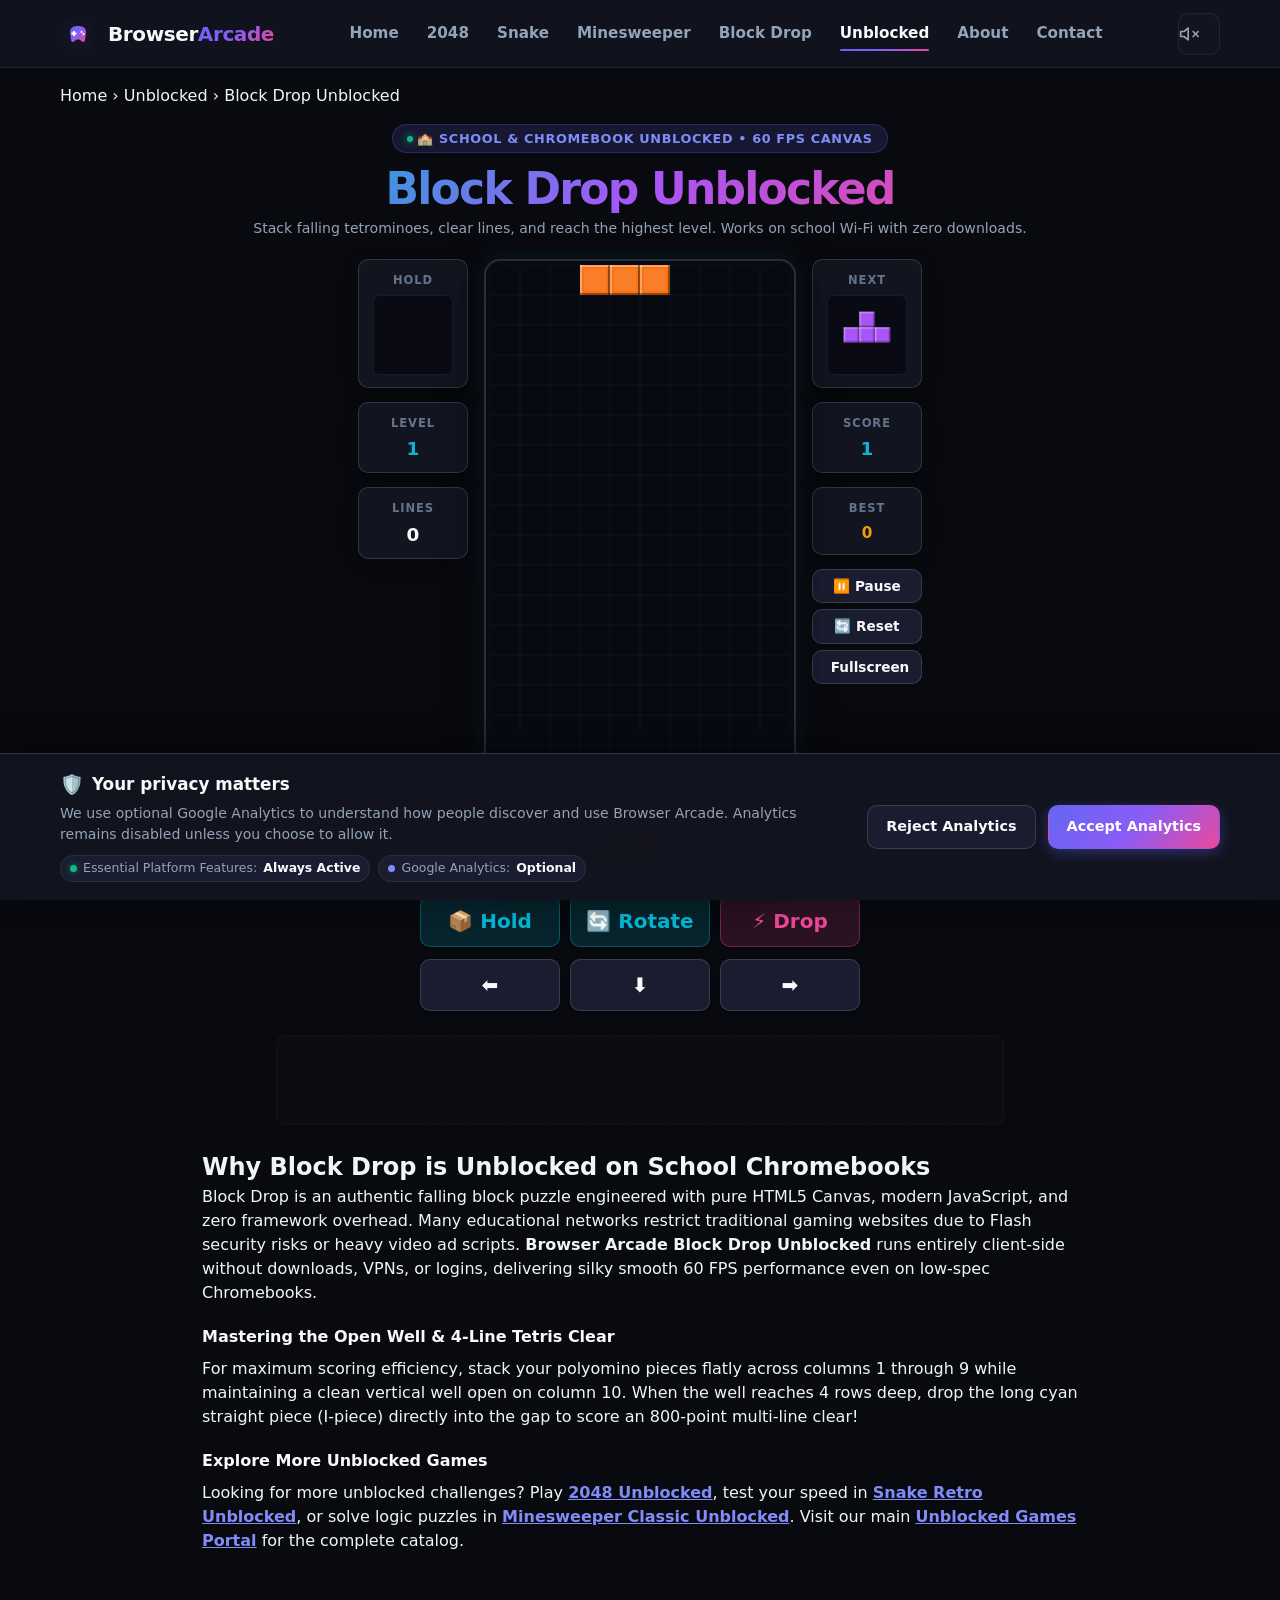
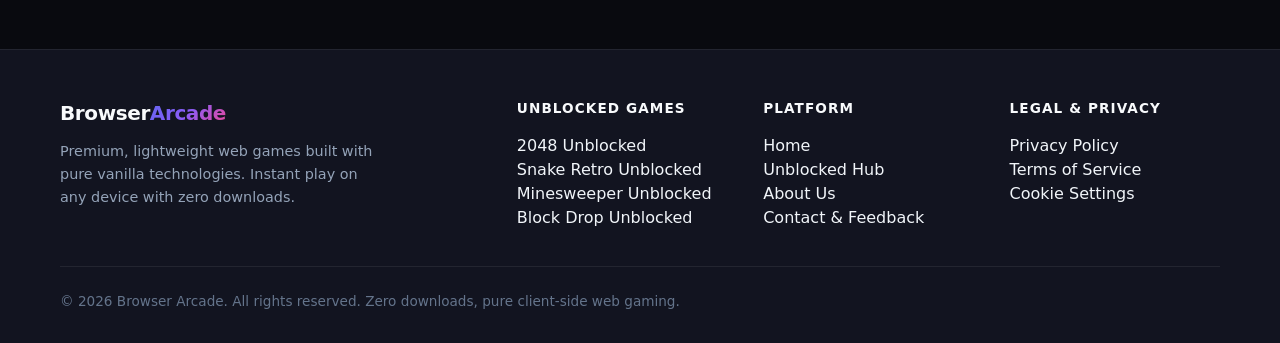
<file: unblocked/blockdrop/index.html>
<!DOCTYPE html>
<html lang="en">
<head>
  <meta charset="UTF-8">
  <meta name="viewport" content="width=device-width, initial-scale=1.0, maximum-scale=1.0, user-scalable=no">
  <title>Block Drop Unblocked: Play Free Tetris-Style Game at School</title>
  <meta name="description" content="Play Block Drop unblocked free online at school, college, or work. Fast tetromino falling block puzzle with 7-bag RNG, hold queue, ghost piece, and zero VPN needed.">
  <meta name="keywords" content="block drop unblocked, tetris unblocked, tetris unblocked school, block drop online free, falling blocks unblocked 76, tetris chromebook">
  <link rel="canonical" href="https://browserarcade.pages.dev/unblocked/blockdrop/">

  <!-- Open Graph -->
  <meta property="og:type" content="website">
  <meta property="og:url" content="https://browserarcade.pages.dev/unblocked/blockdrop/">
  <meta property="og:title" content="Block Drop Unblocked: Play Free Tetris-Style Game at School | Browser Arcade">
  <meta property="og:description" content="Play Block Drop unblocked online on school Chromebooks and restricted networks. 60 FPS canvas, 7-bag RNG, hold queue, and zero downloads.">
  <meta property="og:image" content="https://browserarcade.pages.dev/assets/images/og-image.png">
  <meta property="og:image:type" content="image/png">
  <meta property="og:image:width" content="1200">
  <meta property="og:image:height" content="630">
  <meta property="og:image:alt" content="Block Drop Unblocked Falling Blocks Game - Free on school Chromebooks">

  <!-- Twitter Card -->
  <meta name="twitter:card" content="summary_large_image">
  <meta name="twitter:title" content="Block Drop Unblocked: Play Free Tetris-Style Game at School">
  <meta name="twitter:description" content="Falling block puzzle unblocked with smooth 60 FPS canvas, hold queue, ghost piece, and zero lag on school Chromebooks.">
  <meta name="twitter:image" content="https://browserarcade.pages.dev/assets/images/og-image.png">

  <!-- Favicon & PWA -->
  <link rel="icon" type="image/svg+xml" href="/favicon.svg">
  <link rel="manifest" href="/manifest.webmanifest">
  <meta name="theme-color" content="#A855F7">

  <!-- Stylesheets -->
  <link rel="stylesheet" href="/assets/css/reset.css">
  <link rel="stylesheet" href="/assets/css/variables.css">
  <link rel="stylesheet" href="/assets/css/components.css">
  <link rel="stylesheet" href="/assets/css/platform.css">
  <link rel="stylesheet" href="/games/blockdrop/css/blockdrop.css">

  <!-- Schema.org Structured Data -->
  <script type="application/ld+json">
  {
    "@context": "https://schema.org",
    "@graph": [
      {
        "@type": "VideoGame",
        "name": "Block Drop Classic Unblocked",
        "alternateName": "Tetris School Unblocked",
        "description": "Play classic Block Drop falling puzzle unblocked online for free at school and work. Features 7-bag piece generation, ghost piece projection, hold piece queue, responsive mobile touch controls, and procedural Web Audio effects.",
        "url": "https://browserarcade.pages.dev/unblocked/blockdrop/",
        "image": "https://browserarcade.pages.dev/assets/images/og-image.png",
        "genre": ["Puzzle", "Falling Block", "Arcade Game", "Unblocked Game"],
        "gamePlatform": ["Web Browser", "Chromebook", "Desktop", "Mobile"],
        "applicationCategory": "Game",
        "operatingSystem": "Any",
        "inLanguage": "en",
        "offers": {
          "@type": "Offer",
          "price": "0",
          "priceCurrency": "USD",
          "availability": "https://schema.org/InStock"
        },
        "publisher": {
          "@type": "Organization",
          "name": "Browser Arcade",
          "url": "https://browserarcade.pages.dev/"
        }
      },
      {
        "@type": "BreadcrumbList",
        "itemListElement": [
          {
            "@type": "ListItem",
            "position": 1,
            "name": "Home",
            "item": "https://browserarcade.pages.dev/"
          },
          {
            "@type": "ListItem",
            "position": 2,
            "name": "Unblocked Games",
            "item": "https://browserarcade.pages.dev/unblocked/"
          },
          {
            "@type": "ListItem",
            "position": 3,
            "name": "Block Drop Unblocked",
            "item": "https://browserarcade.pages.dev/unblocked/blockdrop/"
          }
        ]
      },
      {
        "@type": "FAQPage",
        "mainEntity": [
          {
            "@type": "Question",
            "name": "Why is Block Drop unblocked on school Chromebooks and Wi-Fi?",
            "acceptedAnswer": {
              "@type": "Answer",
              "text": "Browser Arcade's Block Drop is coded directly in pure HTML5 Canvas and client-side JavaScript. Because it contains no executable downloads, no Flash, and no third-party network proxies, school firewalls allow it to load without issues."
            }
          },
          {
            "@type": "Question",
            "name": "How does the 7-bag randomizer work?",
            "acceptedAnswer": {
              "@type": "Answer",
              "text": "Block Drop follows the modern puzzle standard 7-bag randomizer. All seven unique tetromino shapes (I, J, L, O, S, T, Z) are shuffled before being dealt, mathematically guaranteeing that you will never face an I-piece drought longer than 12 pieces."
            }
          },
          {
            "@type": "Question",
            "name": "How do I use the Hold queue on school keyboards?",
            "acceptedAnswer": {
              "@type": "Answer",
              "text": "Press the C key or Shift key to bank your current active piece into the Hold queue. You can swap it back out once the next piece locks onto the board."
            }
          }
        ]
      }
    ]
  }
  </script>
</head>
<body class="arcade-layout">
  <!-- Accessibility Skip Link -->
  <a href="#gameContent" class="skip-to-content">Skip to Block Drop Unblocked</a>

  <!-- Platform Header -->
  <header class="arcade-header">
    <div class="container arcade-header-inner">
      <a href="/" class="arcade-brand" aria-label="Browser Arcade Home">
        <div class="arcade-brand-logo">
          <svg width="32" height="32" viewBox="0 0 64 64">
            <defs>
              <linearGradient id="navLogoGrad" x1="0%" y1="0%" x2="100%" y2="100%">
                <stop offset="0%" stop-color="#6366F1"/>
                <stop offset="50%" stop-color="#8B5CF6"/>
                <stop offset="100%" stop-color="#EC4899"/>
              </linearGradient>
            </defs>
            <rect width="64" height="64" rx="16" fill="#121420"/>
            <path d="M16 28 C16 20, 22 16, 32 16 C42 16, 48 20, 48 28 L46 44 C46 47, 43 49, 40 47 L35 43 L29 43 L24 47 C21 49, 18 47, 18 44 Z" fill="url(#navLogoGrad)"/>
            <rect x="22" y="26" width="4" height="10" rx="1" fill="#FFFFFF"/>
            <rect x="19" y="29" width="10" height="4" rx="1" fill="#FFFFFF"/>
            <circle cx="39" cy="28" r="2.2" fill="#FFFFFF"/>
            <circle cx="43" cy="32" r="2.2" fill="#FFFFFF"/>
          </svg>
        </div>
        <div class="arcade-brand-text">Browser<span>Arcade</span></div>
      </a>

      <!-- Desktop Navigation -->
      <nav class="arcade-nav" aria-label="Primary Navigation">
        <a href="/" class="arcade-nav-link">Home</a>
        <a href="/games/2048/" class="arcade-nav-link">2048</a>
        <a href="/games/snake/" class="arcade-nav-link">Snake</a>
        <a href="/games/minesweeper/" class="arcade-nav-link">Minesweeper</a>
        <a href="/games/blockdrop/" class="arcade-nav-link">Block Drop</a>
        <a href="/unblocked/" class="arcade-nav-link active">Unblocked</a>
        <a href="/about/" class="arcade-nav-link">About</a>
        <a href="/contact/" class="arcade-nav-link">Contact</a>
      </nav>

      <!-- Header Actions -->
      <div class="arcade-header-actions">
        <button class="pwa-install-btn" type="button" aria-label="Install Browser Arcade App">📲 Install App</button>
        <button class="arcade-btn-icon sound-toggle-btn" aria-label="Toggle Sound Effects" title="Sound Effects">
          <span class="sound-icon"></span>
        </button>
        <button class="arcade-mobile-toggle" id="mobileNavToggle" aria-label="Toggle Navigation Menu" aria-expanded="false">
          <span></span>
          <span></span>
          <span></span>
        </button>
      </div>
    </div>
  </header>

  <!-- Mobile Navigation Drawer -->
  <div class="arcade-mobile-drawer" id="mobileNavDrawer" aria-label="Mobile Navigation">
    <a href="/" class="arcade-mobile-link">Home</a>
    <a href="/games/2048/" class="arcade-mobile-link">2048 Puzzle</a>
    <a href="/games/snake/" class="arcade-mobile-link">Snake Retro</a>
    <a href="/games/minesweeper/" class="arcade-mobile-link">Minesweeper Classic</a>
    <a href="/games/blockdrop/" class="arcade-mobile-link">Block Drop Classic</a>
    <a href="/unblocked/" class="arcade-mobile-link active">Unblocked Games</a>
    <a href="/about/" class="arcade-mobile-link">About Browser Arcade</a>
    <a href="/contact/" class="arcade-mobile-link">Contact Us</a>
    <a href="/privacy/" class="arcade-mobile-link">Privacy Policy</a>
    <a href="/terms/" class="arcade-mobile-link">Terms of Service</a>
  </div>

  <!-- Breadcrumbs -->
  <div class="container" style="padding-top: 16px;">
    <nav class="breadcrumb-trail" aria-label="Breadcrumb">
      <a href="/" class="breadcrumb-item">Home</a>
      <span class="breadcrumb-separator">&rsaquo;</span>
      <a href="/unblocked/" class="breadcrumb-item">Unblocked</a>
      <span class="breadcrumb-separator">&rsaquo;</span>
      <span class="breadcrumb-current">Block Drop Unblocked</span>
    </nav>
  </div>

  <!-- Main Game Content -->
  <main class="arcade-main" id="gameContent">
    <div class="container">
      <div class="game-wrapper">
        <!-- School Unblocked Badge -->
        <div style="display: flex; justify-content: center; margin-bottom: 12px;">
          <span class="badge badge-pulse" style="font-size: 0.8rem; padding: 4px 14px;">🏫 School &amp; Chromebook Unblocked &bull; 60 FPS Canvas</span>
        </div>

        <div class="game-header-bar">
          <div class="game-title-group">
            <h1 class="game-title">Block Drop Unblocked</h1>
            <p class="game-subtitle">Stack falling tetrominoes, clear lines, and reach the highest level. Works on school Wi-Fi with zero downloads.</p>
          </div>
        </div>

        <!-- Arena Layout (Hold - Board - Next/Scores) -->
        <div class="arena-container">
          <!-- Left Panel: Hold & Level -->
          <div class="side-panel">
            <div class="panel-card">
              <div class="panel-card-title">Hold</div>
              <canvas id="holdPieceCanvas" class="preview-canvas" width="80" height="80" aria-label="Hold Piece Preview"></canvas>
            </div>
            <div class="panel-card">
              <div class="panel-card-title">Level</div>
              <div id="levelDisplay" class="panel-card-value highlight">1</div>
            </div>
            <div class="panel-card">
              <div class="panel-card-title">Lines</div>
              <div id="linesDisplay" class="panel-card-value">0</div>
            </div>
          </div>

          <!-- Center: Main Board Canvas -->
          <div class="main-board-wrapper">
            <canvas id="blockDropCanvas" width="280" height="560" role="img" aria-label="Block Drop 10x20 Playing Field"></canvas>
          </div>

          <!-- Right Panel: Next, Score & Actions -->
          <div class="side-panel">
            <div class="panel-card">
              <div class="panel-card-title">Next</div>
              <canvas id="nextPieceCanvas" class="preview-canvas" width="80" height="80" aria-label="Next Piece Preview"></canvas>
            </div>
            <div class="panel-card">
              <div class="panel-card-title">Score</div>
              <div id="scoreDisplay" class="panel-card-value highlight">0</div>
            </div>
            <div class="panel-card">
              <div class="panel-card-title">Best</div>
              <div id="bestScoreDisplay" class="panel-card-value" style="font-size: 0.95rem; color: var(--accent-amber);">0</div>
            </div>
            <div style="display: flex; flex-direction: column; gap: 6px;">
              <button id="pauseBtn" type="button" class="arcade-btn arcade-btn-secondary arcade-btn-sm" style="width: 100%;">
                ⏸️ Pause
              </button>
              <button id="restartBtn" type="button" class="arcade-btn arcade-btn-secondary arcade-btn-sm" style="width: 100%;">
                🔄 Reset
              </button>
              <button class="arcade-btn arcade-btn-secondary arcade-btn-sm fullscreen-toggle-btn" type="button" aria-label="Toggle Fullscreen" title="Toggle Fullscreen (F)" style="width: 100%; display: inline-flex; align-items: center; justify-content: center; gap: 6px;">
                <svg width="14" height="14" viewBox="0 0 24 24" fill="none" stroke="currentColor" stroke-width="2" class="fs-icon-enter">
                  <path d="M8 3H5a2 2 0 0 0-2 2v3m18 0V5a2 2 0 0 0-2-2h-3m0 18h3a2 2 0 0 0 2-2v-3M3 16v3a2 2 0 0 0 2 2h3"></path>
                </svg>
                <svg width="14" height="14" viewBox="0 0 24 24" fill="none" stroke="currentColor" stroke-width="2" class="fs-icon-exit" style="display: none;">
                  <path d="M4 14h6m0 0v6m0-6L3 21m17-7h-6m0 0v6m0-6l7 7M4 10h6m0 0V4m0 6L3 3m17 7h-6m0 0V4m0 6l7-7"></path>
                </svg>
                Fullscreen
              </button>
            </div>
          </div>
        </div>

        <!-- Mobile Virtual Gamepad -->
        <div class="virtual-gamepad">
          <div class="gamepad-row">
            <button id="btnHold" type="button" class="gamepad-btn action-btn" aria-label="Hold Piece">📦 Hold</button>
            <button id="btnRotate" type="button" class="gamepad-btn action-btn" aria-label="Rotate Piece">🔄 Rotate</button>
            <button id="btnHardDrop" type="button" class="gamepad-btn drop-btn" aria-label="Hard Drop">⚡ Drop</button>
          </div>
          <div class="gamepad-row">
            <button id="btnMoveLeft" type="button" class="gamepad-btn" aria-label="Move Left">⬅️</button>
            <button id="btnSoftDrop" type="button" class="gamepad-btn" aria-label="Soft Drop">⬇️</button>
            <button id="btnMoveRight" type="button" class="gamepad-btn" aria-label="Move Right">➡️</button>
          </div>
        </div>

        <!-- Game Over Modal -->
        <div id="gameOverModal" class="game-modal-overlay" role="dialog" aria-modal="true" aria-labelledby="gameOverTitle">
          <div class="game-modal-card">
            <div style="font-size: 3.5rem; line-height: 1; margin-bottom: 12px;">🧱</div>
            <h2 id="gameOverTitle" style="font-size: 1.75rem; font-weight: 800; color: var(--text-main); margin-bottom: 8px;">
              Board Locked Out!
            </h2>
            <p style="font-size: 0.95rem; color: var(--text-muted); line-height: 1.5; margin-bottom: 20px;">
              The stack reached the top ceiling. Fantastic effort!
            </p>
            <div style="display: flex; justify-content: center; gap: 24px; background: var(--bg-surface); border: 1px solid var(--border-subtle); border-radius: var(--radius-md); padding: 12px 20px; margin-bottom: 24px;">
              <div style="display: flex; flex-direction: column;">
                <span style="font-size: 0.75rem; color: var(--text-muted); text-transform: uppercase; font-weight: 600;">Final Score</span>
                <span id="finalScoreDisplay" style="font-size: 1.35rem; font-weight: 800; color: var(--accent-cyan);">0</span>
              </div>
              <div style="display: flex; flex-direction: column;">
                <span style="font-size: 0.75rem; color: var(--text-muted); text-transform: uppercase; font-weight: 600;">Lines Cleared</span>
                <span id="finalLinesDisplay" style="font-size: 1.35rem; font-weight: 800; color: var(--accent-pink);">0</span>
              </div>
            </div>
            <div style="display: flex; gap: 10px; width: 100%;">
              <button id="playAgainBtn" type="button" class="arcade-btn arcade-btn-primary arcade-btn-lg" style="flex: 1;">
                Play Again
              </button>
              <button type="button" class="arcade-btn arcade-btn-secondary arcade-btn-lg arcade-share-btn" data-game="Block Drop Unblocked" data-score-el="finalScoreDisplay" style="display: inline-flex; align-items: center; justify-content: center; gap: 6px; padding: 0 16px;">
                <svg width="16" height="16" viewBox="0 0 24 24" fill="none" stroke="currentColor" stroke-width="2"><circle cx="18" cy="5" r="3"></circle><circle cx="6" cy="12" r="3"></circle><circle cx="18" cy="19" r="3"></circle><line x1="8.59" y1="13.51" x2="15.42" y2="17.49"></line><line x1="15.41" y1="6.51" x2="8.59" y2="10.49"></line></svg>
                Share
              </button>
            </div>
            <div class="arcade-next-game-card">
              <div class="next-game-label">Up Next Unblocked Game</div>
              <a href="/unblocked/2048/" class="next-game-link">
                <div class="next-game-icon">🔢</div>
                <div class="next-game-info">
                  <div class="next-game-title">2048 Unblocked</div>
                  <div class="next-game-desc">Join tiles and reach 2048 on school Chromebooks</div>
                </div>
                <div class="next-game-arrow">&rarr;</div>
              </a>
            </div>
          </div>
        </div>

        <!-- Zero CLS Monetag Placeholder -->
        <div class="arcade-ad-slot arcade-ad-leaderboard" aria-hidden="true"></div>
        <div class="arcade-ad-slot arcade-ad-mobile-banner" aria-hidden="true"></div>

        <!-- Unblocked School Guide & Falling Blocks Strategy Editorial -->
        <div class="game-info-card">
          <h2 class="game-info-title">Why Block Drop is Unblocked on School Chromebooks</h2>
          <p class="game-info-text">
            Block Drop is an authentic falling block puzzle engineered with pure HTML5 Canvas, modern JavaScript, and zero framework overhead. Many educational networks restrict traditional gaming websites due to Flash security risks or heavy video ad scripts. <strong>Browser Arcade Block Drop Unblocked</strong> runs entirely client-side without downloads, VPNs, or logins, delivering silky smooth 60 FPS performance even on low-spec Chromebooks.
          </p>

          <h3 style="font-size: 1rem; font-weight: 700; color: var(--text-main); margin: 20px 0 8px;">Mastering the Open Well &amp; 4-Line Tetris Clear</h3>
          <p class="game-info-text">
            For maximum scoring efficiency, stack your polyomino pieces flatly across columns 1 through 9 while maintaining a clean vertical well open on column 10. When the well reaches 4 rows deep, drop the long cyan straight piece (I-piece) directly into the gap to score an 800-point multi-line clear!
          </p>

          <h3 style="font-size: 1rem; font-weight: 700; color: var(--text-main); margin: 20px 0 8px;">Explore More Unblocked Games</h3>
          <p class="game-info-text">
            Looking for more unblocked challenges? Play <a href="/unblocked/2048/" style="color: var(--primary-400); text-decoration: underline; font-weight: 600;">2048 Unblocked</a>, test your speed in <a href="/unblocked/snake/" style="color: var(--primary-400); text-decoration: underline; font-weight: 600;">Snake Retro Unblocked</a>, or solve logic puzzles in <a href="/unblocked/minesweeper/" style="color: var(--primary-400); text-decoration: underline; font-weight: 600;">Minesweeper Classic Unblocked</a>. Visit our main <a href="/unblocked/" style="color: var(--primary-400); text-decoration: underline; font-weight: 600;">Unblocked Games Portal</a> for the complete catalog.
          </p>
        </div>
      </div>
    </div>
  </main>

  <!-- Platform Footer -->
  <footer class="arcade-footer">
    <div class="container">
      <div class="arcade-footer-grid">
        <div>
          <div class="arcade-brand">
            <div class="arcade-brand-text">Browser<span>Arcade</span></div>
          </div>
          <p class="arcade-footer-brand-desc">
            Premium, lightweight web games built with pure vanilla technologies. Instant play on any device with zero downloads.
          </p>
        </div>
        <div>
          <div class="arcade-footer-title">Unblocked Games</div>
          <ul class="arcade-footer-links">
            <li><a href="/unblocked/2048/">2048 Unblocked</a></li>
            <li><a href="/unblocked/snake/">Snake Retro Unblocked</a></li>
            <li><a href="/unblocked/minesweeper/">Minesweeper Unblocked</a></li>
            <li><a href="/unblocked/blockdrop/">Block Drop Unblocked</a></li>
          </ul>
        </div>
        <div>
          <div class="arcade-footer-title">Platform</div>
          <ul class="arcade-footer-links">
            <li><a href="/">Home</a></li>
            <li><a href="/unblocked/">Unblocked Hub</a></li>
            <li><a href="/about/">About Us</a></li>
            <li><a href="/contact/">Contact & Feedback</a></li>
          </ul>
        </div>
        <div>
          <div class="arcade-footer-title">Legal &amp; Privacy</div>
          <ul class="arcade-footer-links">
            <li><a href="/privacy/">Privacy Policy</a></li>
            <li><a href="/terms/">Terms of Service</a></li>
            <li><button class="arcade-cookie-settings-trigger" id="cookieSettingsBtn" type="button">Cookie Settings</button></li>
          </ul>
        </div>
      </div>
      <div class="arcade-footer-bottom">
        <div>&copy; 2026 Browser Arcade. All rights reserved. Zero downloads, pure client-side web gaming.</div>
      </div>
    </div>
  </footer>

  <!-- Monetag Smart Tag -->
  <script src="https://quge5.com/88/tag.min.js" data-zone="311193" async data-cfasync="false"></script>
  <!-- Application Modules -->
  <script type="module" src="/assets/js/arcade.js"></script>
  <script type="module" src="/games/blockdrop/js/main.js"></script>
</body>
</html>
</file>
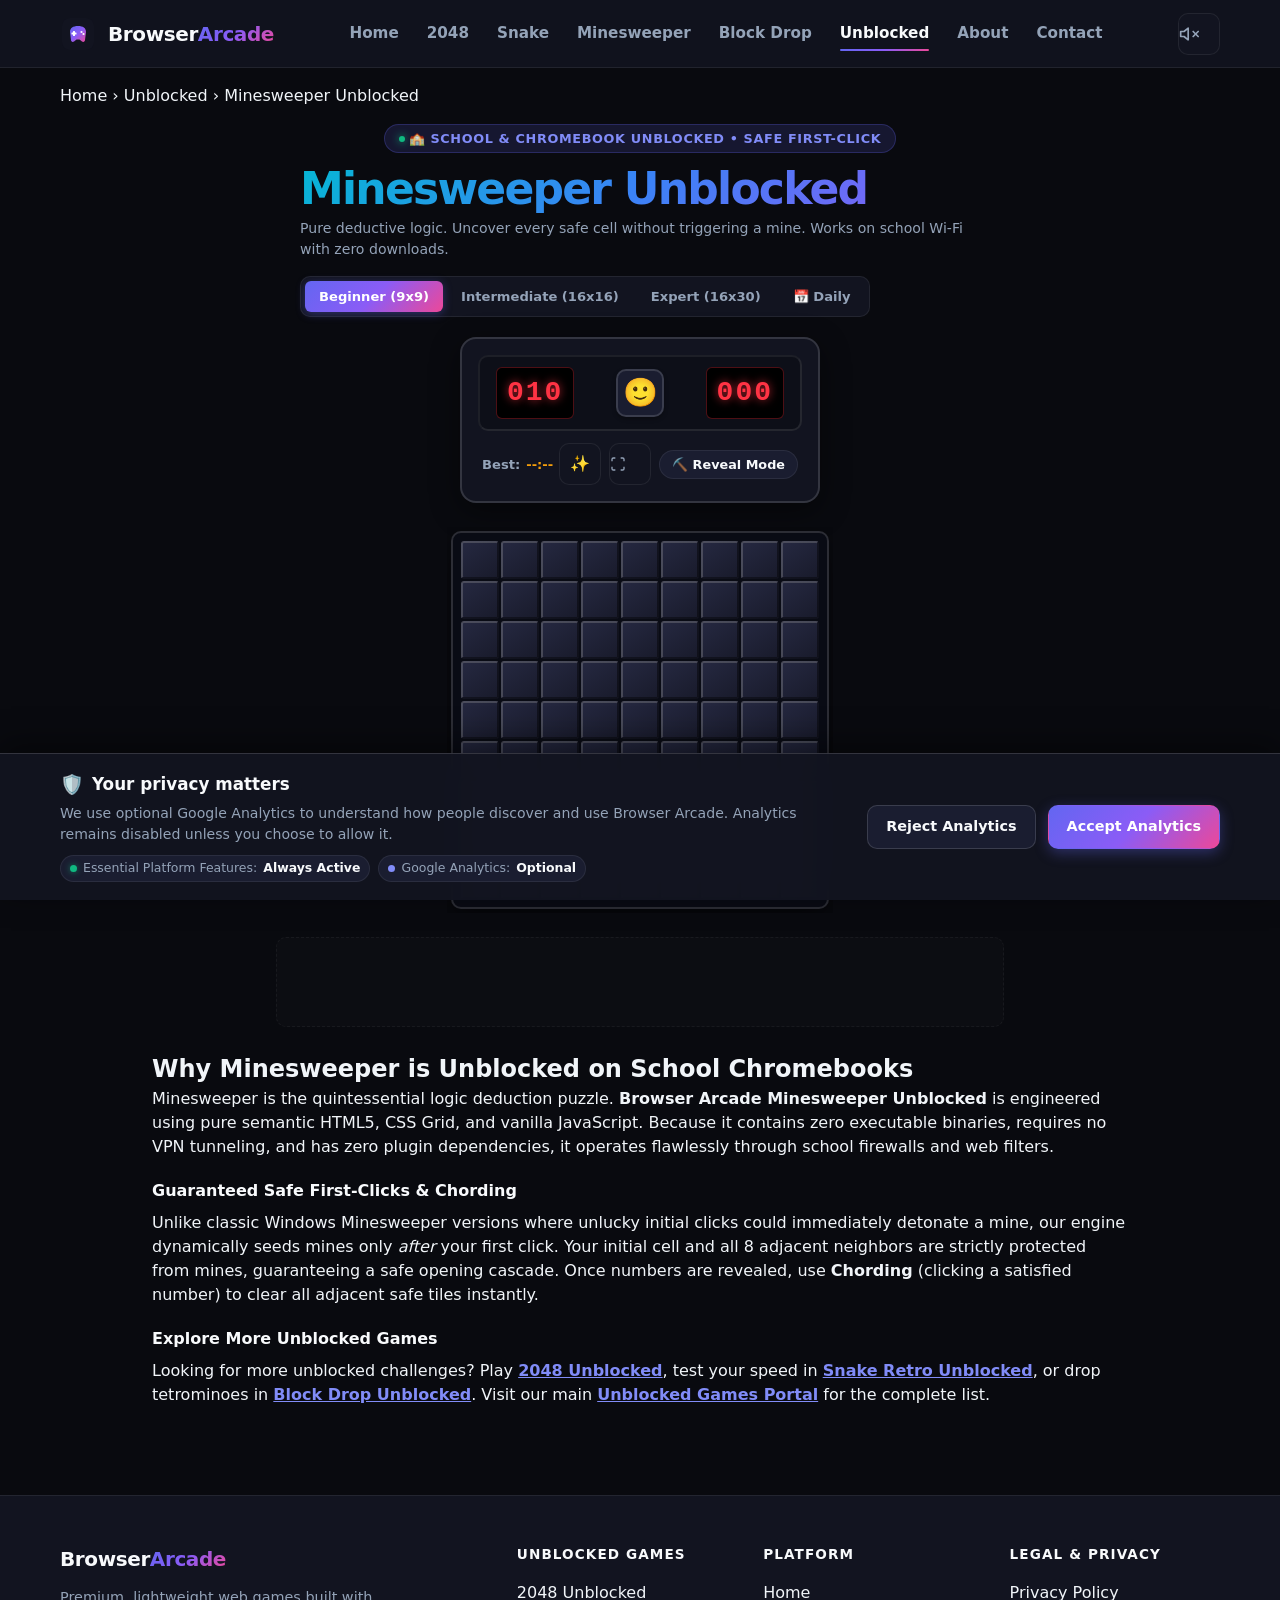
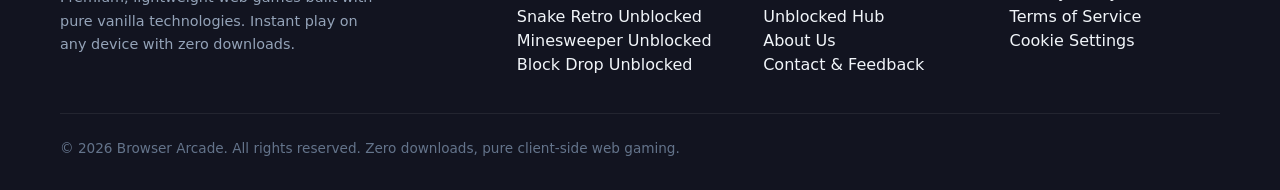
<file: unblocked/minesweeper/index.html>
<!DOCTYPE html>
<html lang="en">
<head>
  <meta charset="UTF-8">
  <meta name="viewport" content="width=device-width, initial-scale=1.0, maximum-scale=1.0, user-scalable=no">
  <title>Minesweeper Unblocked: Play Free Online at School [Win95 Skin]</title>
  <meta name="description" content="Play Minesweeper unblocked free online at school, college, or work. 100% safe first-clicks, Beginner to Expert boards, Win95 & Neon skins, and zero VPN needed.">
  <meta name="keywords" content="minesweeper unblocked, play minesweeper unblocked, minesweeper classic unblocked, minesweeper school chromebook, minesweeper online free, minesweeper unblocked 76">
  <link rel="canonical" href="https://browserarcade.pages.dev/unblocked/minesweeper/">

  <!-- Open Graph -->
  <meta property="og:type" content="website">
  <meta property="og:url" content="https://browserarcade.pages.dev/unblocked/minesweeper/">
  <meta property="og:title" content="Minesweeper Unblocked: Play Free Online at School | Browser Arcade">
  <meta property="og:description" content="Play classic Minesweeper unblocked on school Chromebooks and restricted networks. 100% safe first-click, Win95 skin, zero downloads.">
  <meta property="og:image" content="https://browserarcade.pages.dev/assets/images/og-image.png">
  <meta property="og:image:type" content="image/png">
  <meta property="og:image:width" content="1200">
  <meta property="og:image:height" content="630">
  <meta property="og:image:alt" content="Minesweeper Unblocked Puzzle Game - Free on school Chromebooks">

  <!-- Twitter Card -->
  <meta name="twitter:card" content="summary_large_image">
  <meta name="twitter:title" content="Minesweeper Unblocked: Play Free Online at School">
  <meta name="twitter:description" content="Classic Minesweeper unblocked with guaranteed safe first-clicks, Win95 retro skin, and zero lag on school Chromebooks.">
  <meta name="twitter:image" content="https://browserarcade.pages.dev/assets/images/og-image.png">

  <!-- Favicon & PWA -->
  <link rel="icon" type="image/svg+xml" href="/favicon.svg">
  <link rel="manifest" href="/manifest.webmanifest">
  <meta name="theme-color" content="#06B6D4">

  <!-- Stylesheets -->
  <link rel="stylesheet" href="/assets/css/reset.css">
  <link rel="stylesheet" href="/assets/css/variables.css">
  <link rel="stylesheet" href="/assets/css/components.css">
  <link rel="stylesheet" href="/assets/css/platform.css">
  <link rel="stylesheet" href="/games/minesweeper/css/minesweeper.css">

  <!-- Schema.org Structured Data -->
  <script type="application/ld+json">
  {
    "@context": "https://schema.org",
    "@graph": [
      {
        "@type": "VideoGame",
        "name": "Minesweeper Classic Unblocked",
        "alternateName": "Minesweeper School Unblocked",
        "description": "Play classic Minesweeper unblocked online for free at school and work. Features 100% safe first-click algorithm, Beginner to Expert boards, authentic Windows 95 & Modern Neon themes, and procedural sound.",
        "url": "https://browserarcade.pages.dev/unblocked/minesweeper/",
        "image": "https://browserarcade.pages.dev/assets/images/og-image.png",
        "genre": ["Puzzle", "Logic Game", "Strategy", "Unblocked Game"],
        "gamePlatform": ["Web Browser", "Chromebook", "Desktop", "Mobile"],
        "applicationCategory": "Game",
        "operatingSystem": "Any",
        "inLanguage": "en",
        "offers": {
          "@type": "Offer",
          "price": "0",
          "priceCurrency": "USD",
          "availability": "https://schema.org/InStock"
        },
        "publisher": {
          "@type": "Organization",
          "name": "Browser Arcade",
          "url": "https://browserarcade.pages.dev/"
        }
      },
      {
        "@type": "BreadcrumbList",
        "itemListElement": [
          {
            "@type": "ListItem",
            "position": 1,
            "name": "Home",
            "item": "https://browserarcade.pages.dev/"
          },
          {
            "@type": "ListItem",
            "position": 2,
            "name": "Unblocked Games",
            "item": "https://browserarcade.pages.dev/unblocked/"
          },
          {
            "@type": "ListItem",
            "position": 3,
            "name": "Minesweeper Unblocked",
            "item": "https://browserarcade.pages.dev/unblocked/minesweeper/"
          }
        ]
      },
      {
        "@type": "FAQPage",
        "mainEntity": [
          {
            "@type": "Question",
            "name": "Why is Minesweeper unblocked on school Chromebooks and Wi-Fi?",
            "acceptedAnswer": {
              "@type": "Answer",
              "text": "Browser Arcade Minesweeper runs directly in standard HTML5 and CSS with no Flash, executable downloads, or third-party ad networks. It operates entirely inside your client browser, allowing it to load through school and office firewalls."
            }
          },
          {
            "@type": "Question",
            "name": "Is my first click always guaranteed to be safe in Minesweeper Unblocked?",
            "acceptedAnswer": {
              "@type": "Answer",
              "text": "Yes! Mines are generated only after your initial click. The clicked cell and its 8 immediate neighbors are strictly prohibited from holding mines, guaranteeing a safe opening cascade on every play."
            }
          },
          {
            "@type": "Question",
            "name": "How do I switch to the Windows 95 retro theme?",
            "acceptedAnswer": {
              "@type": "Answer",
              "text": "Click the theme icon (✨) in the HUD toolbar. It switches between the sleek Modern Neon theme and the authentic 1995 beveled gray retro desktop look."
            }
          }
        ]
      }
    ]
  }
  </script>
</head>
<body class="arcade-layout">
  <!-- Accessibility Skip Link -->
  <a href="#gameContent" class="skip-to-content">Skip to Minesweeper Unblocked</a>

  <!-- Platform Header -->
  <header class="arcade-header">
    <div class="container arcade-header-inner">
      <a href="/" class="arcade-brand" aria-label="Browser Arcade Home">
        <div class="arcade-brand-logo">
          <svg width="32" height="32" viewBox="0 0 64 64">
            <defs>
              <linearGradient id="navLogoGrad" x1="0%" y1="0%" x2="100%" y2="100%">
                <stop offset="0%" stop-color="#6366F1"/>
                <stop offset="50%" stop-color="#8B5CF6"/>
                <stop offset="100%" stop-color="#EC4899"/>
              </linearGradient>
            </defs>
            <rect width="64" height="64" rx="16" fill="#121420"/>
            <path d="M16 28 C16 20, 22 16, 32 16 C42 16, 48 20, 48 28 L46 44 C46 47, 43 49, 40 47 L35 43 L29 43 L24 47 C21 49, 18 47, 18 44 Z" fill="url(#navLogoGrad)"/>
            <rect x="22" y="26" width="4" height="10" rx="1" fill="#FFFFFF"/>
            <rect x="19" y="29" width="10" height="4" rx="1" fill="#FFFFFF"/>
            <circle cx="39" cy="28" r="2.2" fill="#FFFFFF"/>
            <circle cx="43" cy="32" r="2.2" fill="#FFFFFF"/>
          </svg>
        </div>
        <div class="arcade-brand-text">Browser<span>Arcade</span></div>
      </a>

      <!-- Desktop Navigation -->
      <nav class="arcade-nav" aria-label="Primary Navigation">
        <a href="/" class="arcade-nav-link">Home</a>
        <a href="/games/2048/" class="arcade-nav-link">2048</a>
        <a href="/games/snake/" class="arcade-nav-link">Snake</a>
        <a href="/games/minesweeper/" class="arcade-nav-link">Minesweeper</a>
        <a href="/games/blockdrop/" class="arcade-nav-link">Block Drop</a>
        <a href="/unblocked/" class="arcade-nav-link active">Unblocked</a>
        <a href="/about/" class="arcade-nav-link">About</a>
        <a href="/contact/" class="arcade-nav-link">Contact</a>
      </nav>

      <!-- Header Actions -->
      <div class="arcade-header-actions">
        <button class="pwa-install-btn" type="button" aria-label="Install Browser Arcade App">📲 Install App</button>
        <button class="arcade-btn-icon sound-toggle-btn" aria-label="Toggle Sound Effects" title="Sound Effects">
          <span class="sound-icon"></span>
        </button>
        <button class="arcade-mobile-toggle" id="mobileNavToggle" aria-label="Toggle Navigation Menu" aria-expanded="false">
          <span></span>
          <span></span>
          <span></span>
        </button>
      </div>
    </div>
  </header>

  <!-- Mobile Navigation Drawer -->
  <div class="arcade-mobile-drawer" id="mobileNavDrawer" aria-label="Mobile Navigation">
    <a href="/" class="arcade-mobile-link">Home</a>
    <a href="/games/2048/" class="arcade-mobile-link">2048 Puzzle</a>
    <a href="/games/snake/" class="arcade-mobile-link">Snake Retro</a>
    <a href="/games/minesweeper/" class="arcade-mobile-link">Minesweeper Classic</a>
    <a href="/games/blockdrop/" class="arcade-mobile-link">Block Drop Classic</a>
    <a href="/unblocked/" class="arcade-mobile-link active">Unblocked Games</a>
    <a href="/about/" class="arcade-mobile-link">About Browser Arcade</a>
    <a href="/contact/" class="arcade-mobile-link">Contact Us</a>
    <a href="/privacy/" class="arcade-mobile-link">Privacy Policy</a>
    <a href="/terms/" class="arcade-mobile-link">Terms of Service</a>
  </div>

  <!-- Breadcrumbs -->
  <div class="container" style="padding-top: 16px;">
    <nav class="breadcrumb-trail" aria-label="Breadcrumb">
      <a href="/" class="breadcrumb-item">Home</a>
      <span class="breadcrumb-separator">&rsaquo;</span>
      <a href="/unblocked/" class="breadcrumb-item">Unblocked</a>
      <span class="breadcrumb-separator">&rsaquo;</span>
      <span class="breadcrumb-current">Minesweeper Unblocked</span>
    </nav>
  </div>

  <!-- Main Game Content -->
  <main class="arcade-main" id="gameContent">
    <div class="container">
      <div class="game-wrapper">
        <!-- School Unblocked Badge -->
        <div style="display: flex; justify-content: center; margin-bottom: 12px;">
          <span class="badge badge-pulse" style="font-size: 0.8rem; padding: 4px 14px;">🏫 School &amp; Chromebook Unblocked &bull; Safe First-Click</span>
        </div>

        <div class="game-header-bar">
          <div class="game-title-group">
            <h1 class="game-title">Minesweeper Unblocked</h1>
            <p class="game-subtitle">Pure deductive logic. Uncover every safe cell without triggering a mine. Works on school Wi-Fi with zero downloads.</p>
          </div>

          <!-- Difficulty Selector -->
          <div class="difficulty-selector" role="group" aria-label="Select Board Difficulty">
            <button type="button" class="diff-btn active" data-diff="beginner">Beginner (9x9)</button>
            <button type="button" class="diff-btn" data-diff="intermediate">Intermediate (16x16)</button>
            <button type="button" class="diff-btn" data-diff="expert">Expert (16x30)</button>
            <button type="button" class="diff-btn daily-diff-btn" data-diff="daily" title="Synchronized Global Daily Puzzle">📅 Daily</button>
          </div>
        </div>

        <!-- Daily Challenge Banner -->
        <div id="dailyBanner" class="daily-challenge-badge" style="display: none; margin-bottom: 16px; background: linear-gradient(135deg, rgba(99, 102, 241, 0.15), rgba(236, 72, 153, 0.15)); border: 1px solid var(--primary-500); border-radius: var(--radius-full); padding: 6px 18px; font-size: 0.85rem; font-weight: 700; color: var(--accent-cyan); align-items: center; gap: 8px;">
          <span>📅 Daily Challenge:</span>
          <span id="dailyDateDisplay" style="color: #ffffff;"></span>
          <span id="dailyStatusBadge" style="margin-left: 6px; font-size: 0.78rem; padding: 2px 8px; border-radius: 4px; background: rgba(16, 185, 129, 0.2); color: #34d399; display: none;">✅ Solved</span>
        </div>

        <!-- Retro HUD Box -->
        <div class="minesweeper-hud-box">
          <div class="hud-top-bar">
            <div id="mineCountDisplay" class="lcd-counter" aria-label="Mines Remaining">010</div>
            <button id="faceBtn" class="face-btn" type="button" aria-label="Reset Game">🙂</button>
            <div id="timerDisplay" class="lcd-counter" aria-label="Elapsed Time">000</div>
          </div>

          <div class="hud-meta-row">
            <div class="best-time-badge">
              Best: <span id="bestTimeDisplay">--:--</span>
            </div>
            <div style="display: flex; gap: 8px; align-items: center;">
              <button class="arcade-btn-icon" id="minesThemeBtn" aria-label="Theme: Modern Neon" title="Theme: Modern Neon (Click to switch to Windows 95)">
                <span class="theme-btn-icon" style="font-size: 1rem; line-height: 1;">✨</span>
              </button>
              <button class="arcade-btn-icon fullscreen-toggle-btn" aria-label="Toggle Fullscreen" title="Toggle Fullscreen (F)">
                <svg width="16" height="16" viewBox="0 0 24 24" fill="none" stroke="currentColor" stroke-width="2" class="fs-icon-enter">
                  <path d="M8 3H5a2 2 0 0 0-2 2v3m18 0V5a2 2 0 0 0-2-2h-3m0 18h3a2 2 0 0 0 2-2v-3M3 16v3a2 2 0 0 0 2 2h3"></path>
                </svg>
                <svg width="16" height="16" viewBox="0 0 24 24" fill="none" stroke="currentColor" stroke-width="2" class="fs-icon-exit" style="display: none;">
                  <path d="M4 14h6m0 0v6m0-6L3 21m17-7h-6m0 0v6m0-6l7 7M4 10h6m0 0V4m0 6L3 3m17 7h-6m0 0V4m0 6l7-7"></path>
                </svg>
              </button>
              <button id="modeToggleBtn" class="mode-toggle-pill" type="button" aria-label="Toggle Dig or Flag mode for mobile touch">
                <span id="modeIndicatorText">⛏️ Reveal Mode</span>
              </button>
            </div>
          </div>
        </div>

        <!-- The Game Board Grid -->
        <div class="board-scroll-wrapper">
          <div id="minesweeperBoard" class="minesweeper-board" role="grid" aria-label="Minesweeper Minefield Grid"></div>
        </div>

        <!-- Win Modal -->
        <div id="winModal" class="game-modal-overlay" role="dialog" aria-modal="true" aria-labelledby="winTitle">
          <div class="game-modal-card">
            <div class="game-modal-icon">🏆</div>
            <h2 id="winTitle" class="game-modal-title">Minefield Cleared!</h2>
            <p class="game-modal-desc">Brilliant deduction! You successfully identified every mine on the board.</p>
            <div class="game-modal-stats">
              <div class="stat-item">
                <span class="stat-label">Clear Time</span>
                <span id="winTimeDisplay" class="stat-value">0s</span>
              </div>
            </div>
            <div id="winBestBadge" style="color: var(--accent-amber); font-weight: 700; margin-bottom: 20px;"></div>
            <div style="display: flex; gap: 10px; width: 100%;">
              <button id="winPlayAgainBtn" type="button" class="arcade-btn arcade-btn-primary arcade-btn-lg" style="flex: 1;">
                Play Again
              </button>
              <button type="button" class="arcade-btn arcade-btn-secondary arcade-btn-lg arcade-share-btn" data-game="Minesweeper Unblocked" data-score-el="winTimeDisplay" style="display: inline-flex; align-items: center; justify-content: center; gap: 6px; padding: 0 16px;">
                <svg width="16" height="16" viewBox="0 0 24 24" fill="none" stroke="currentColor" stroke-width="2"><circle cx="18" cy="5" r="3"></circle><circle cx="6" cy="12" r="3"></circle><circle cx="18" cy="19" r="3"></circle><line x1="8.59" y1="13.51" x2="15.42" y2="17.49"></line><line x1="15.41" y1="6.51" x2="8.59" y2="10.49"></line></svg>
                Share
              </button>
            </div>
            <div class="arcade-next-game-card">
              <div class="next-game-label">Up Next Unblocked Game</div>
              <a href="/unblocked/blockdrop/" class="next-game-link">
                <div class="next-game-icon">🧱</div>
                <div class="next-game-info">
                  <div class="next-game-title">Block Drop Unblocked</div>
                  <div class="next-game-desc">Line-clearing polyomino action with 7-bag RNG</div>
                </div>
                <div class="next-game-arrow">&rarr;</div>
              </a>
            </div>
          </div>
        </div>

        <!-- Loss Modal -->
        <div id="lossModal" class="game-modal-overlay" role="dialog" aria-modal="true" aria-labelledby="lossTitle">
          <div class="game-modal-card">
            <div class="game-modal-icon">💥</div>
            <h2 id="lossTitle" class="game-modal-title">Detonation!</h2>
            <p class="game-modal-desc">You uncovered a hidden mine. Recalibrate your deduction and try another run!</p>
            <div style="display: flex; gap: 10px; width: 100%;">
              <button id="lossTryAgainBtn" type="button" class="arcade-btn arcade-btn-primary arcade-btn-lg" style="flex: 1;">
                Try Again
              </button>
            </div>
            <div class="arcade-next-game-card">
              <div class="next-game-label">Up Next Unblocked Game</div>
              <a href="/unblocked/blockdrop/" class="next-game-link">
                <div class="next-game-icon">🧱</div>
                <div class="next-game-info">
                  <div class="next-game-title">Block Drop Unblocked</div>
                  <div class="next-game-desc">Line-clearing polyomino action with 7-bag RNG</div>
                </div>
                <div class="next-game-arrow">&rarr;</div>
              </a>
            </div>
          </div>
        </div>

        <!-- Zero CLS Monetag Placeholder -->
        <div class="arcade-ad-slot arcade-ad-leaderboard" aria-hidden="true"></div>
        <div class="arcade-ad-slot arcade-ad-mobile-banner" aria-hidden="true"></div>

        <!-- Unblocked School Guide & Deductive Strategy Editorial -->
        <div class="game-info-card">
          <h2 class="game-info-title">Why Minesweeper is Unblocked on School Chromebooks</h2>
          <p class="game-info-text">
            Minesweeper is the quintessential logic deduction puzzle. <strong>Browser Arcade Minesweeper Unblocked</strong> is engineered using pure semantic HTML5, CSS Grid, and vanilla JavaScript. Because it contains zero executable binaries, requires no VPN tunneling, and has zero plugin dependencies, it operates flawlessly through school firewalls and web filters.
          </p>

          <h3 style="font-size: 1rem; font-weight: 700; color: var(--text-main); margin: 20px 0 8px;">Guaranteed Safe First-Clicks &amp; Chording</h3>
          <p class="game-info-text">
            Unlike classic Windows Minesweeper versions where unlucky initial clicks could immediately detonate a mine, our engine dynamically seeds mines only <em>after</em> your first click. Your initial cell and all 8 adjacent neighbors are strictly protected from mines, guaranteeing a safe opening cascade. Once numbers are revealed, use <strong>Chording</strong> (clicking a satisfied number) to clear all adjacent safe tiles instantly.
          </p>

          <h3 style="font-size: 1rem; font-weight: 700; color: var(--text-main); margin: 20px 0 8px;">Explore More Unblocked Games</h3>
          <p class="game-info-text">
            Looking for more unblocked challenges? Play <a href="/unblocked/2048/" style="color: var(--primary-400); text-decoration: underline; font-weight: 600;">2048 Unblocked</a>, test your speed in <a href="/unblocked/snake/" style="color: var(--primary-400); text-decoration: underline; font-weight: 600;">Snake Retro Unblocked</a>, or drop tetrominoes in <a href="/unblocked/blockdrop/" style="color: var(--primary-400); text-decoration: underline; font-weight: 600;">Block Drop Unblocked</a>. Visit our main <a href="/unblocked/" style="color: var(--primary-400); text-decoration: underline; font-weight: 600;">Unblocked Games Portal</a> for the complete list.
          </p>
        </div>
      </div>
    </div>
  </main>

  <!-- Platform Footer -->
  <footer class="arcade-footer">
    <div class="container">
      <div class="arcade-footer-grid">
        <div>
          <div class="arcade-brand">
            <div class="arcade-brand-text">Browser<span>Arcade</span></div>
          </div>
          <p class="arcade-footer-brand-desc">
            Premium, lightweight web games built with pure vanilla technologies. Instant play on any device with zero downloads.
          </p>
        </div>
        <div>
          <div class="arcade-footer-title">Unblocked Games</div>
          <ul class="arcade-footer-links">
            <li><a href="/unblocked/2048/">2048 Unblocked</a></li>
            <li><a href="/unblocked/snake/">Snake Retro Unblocked</a></li>
            <li><a href="/unblocked/minesweeper/">Minesweeper Unblocked</a></li>
            <li><a href="/unblocked/blockdrop/">Block Drop Unblocked</a></li>
          </ul>
        </div>
        <div>
          <div class="arcade-footer-title">Platform</div>
          <ul class="arcade-footer-links">
            <li><a href="/">Home</a></li>
            <li><a href="/unblocked/">Unblocked Hub</a></li>
            <li><a href="/about/">About Us</a></li>
            <li><a href="/contact/">Contact & Feedback</a></li>
          </ul>
        </div>
        <div>
          <div class="arcade-footer-title">Legal &amp; Privacy</div>
          <ul class="arcade-footer-links">
            <li><a href="/privacy/">Privacy Policy</a></li>
            <li><a href="/terms/">Terms of Service</a></li>
            <li><button class="arcade-cookie-settings-trigger" id="cookieSettingsBtn" type="button">Cookie Settings</button></li>
          </ul>
        </div>
      </div>
      <div class="arcade-footer-bottom">
        <div>&copy; 2026 Browser Arcade. All rights reserved. Zero downloads, pure client-side web gaming.</div>
      </div>
    </div>
  </footer>

  <!-- Monetag Smart Tag -->
  <script src="https://quge5.com/88/tag.min.js" data-zone="311193" async data-cfasync="false"></script>
  <!-- Application Modules -->
  <script type="module" src="/assets/js/arcade.js"></script>
  <script type="module" src="/games/minesweeper/js/main.js"></script>
</body>
</html>
</file>
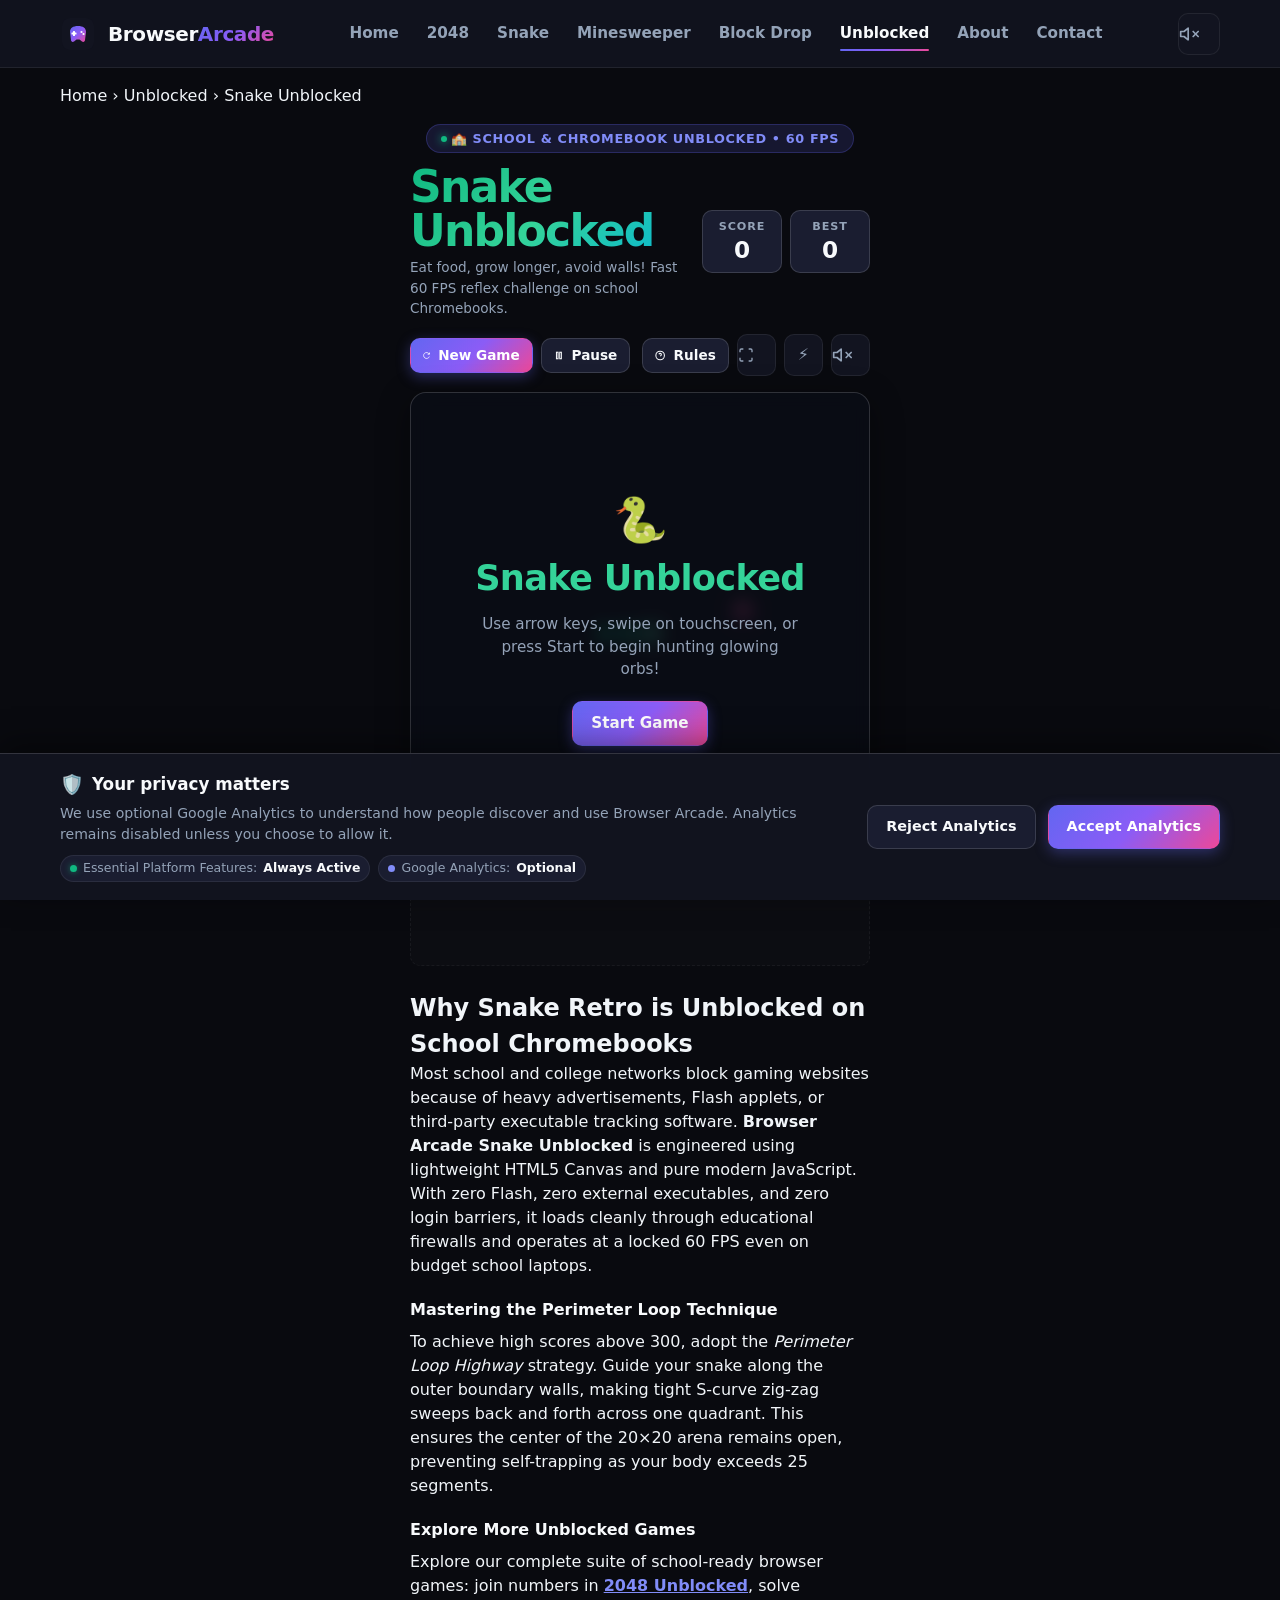
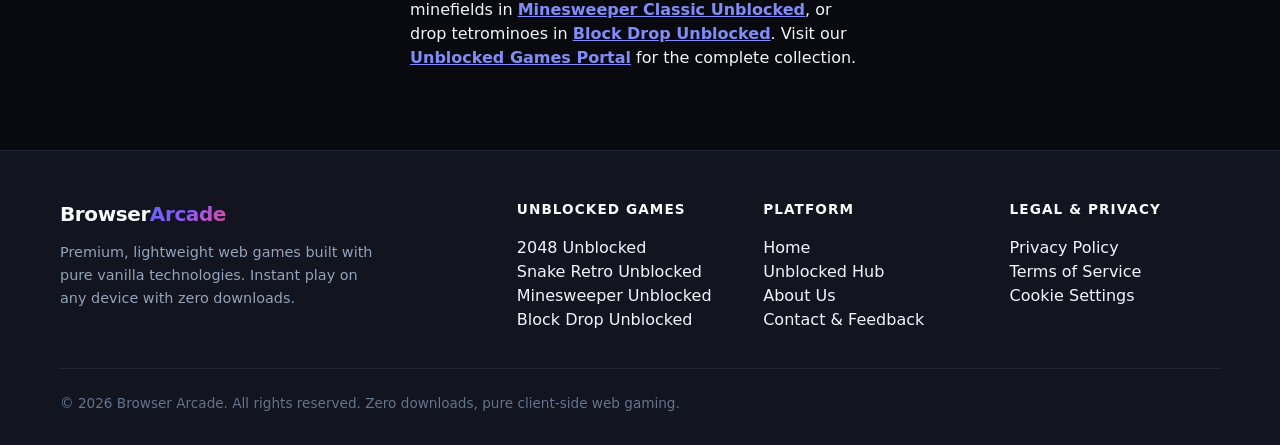
<file: unblocked/snake/index.html>
<!DOCTYPE html>
<html lang="en">
<head>
  <meta charset="UTF-8">
  <meta name="viewport" content="width=device-width, initial-scale=1.0, maximum-scale=1.0, user-scalable=no">
  <title>Snake Unblocked: Play Free Retro Game at School [Chromebook Ready]</title>
  <meta name="description" content="Play Snake unblocked free online at school, college, or work. Fast 60 FPS arcade gameplay with Nokia 3310 & Neon skins, mobile touch controls, zero lag, and no VPN needed.">
  <meta name="keywords" content="snake unblocked, play snake unblocked, snake retro unblocked, snake google unblocked, snake school chromebook, snake games unblocked 76">
  <link rel="canonical" href="https://browserarcade.pages.dev/unblocked/snake/">

  <!-- Open Graph -->
  <meta property="og:type" content="website">
  <meta property="og:url" content="https://browserarcade.pages.dev/unblocked/snake/">
  <meta property="og:title" content="Snake Unblocked: Play Free Retro Game at School | Browser Arcade">
  <meta property="og:description" content="Play Snake unblocked online on school Chromebooks and restricted networks. 60 FPS canvas, Nokia 3310 theme, and zero downloads.">
  <meta property="og:image" content="https://browserarcade.pages.dev/assets/images/og-image.png">
  <meta property="og:image:type" content="image/png">
  <meta property="og:image:width" content="1200">
  <meta property="og:image:height" content="630">
  <meta property="og:image:alt" content="Snake Retro Unblocked Arcade Game - Free on school Chromebooks">

  <!-- Twitter Card -->
  <meta name="twitter:card" content="summary_large_image">
  <meta name="twitter:title" content="Snake Unblocked: Play Free Retro Game at School">
  <meta name="twitter:description" content="Classic Snake unblocked with smooth 60 FPS controls, Nokia retro skin, and zero lag on school Chromebooks.">
  <meta name="twitter:image" content="https://browserarcade.pages.dev/assets/images/og-image.png">

  <!-- Favicon & PWA -->
  <link rel="icon" type="image/svg+xml" href="/favicon.svg">
  <link rel="manifest" href="/manifest.webmanifest">
  <meta name="theme-color" content="#121420">

  <!-- Stylesheets -->
  <link rel="stylesheet" href="/assets/css/reset.css">
  <link rel="stylesheet" href="/assets/css/variables.css">
  <link rel="stylesheet" href="/assets/css/components.css">
  <link rel="stylesheet" href="/assets/css/platform.css">
  <link rel="stylesheet" href="/games/snake/css/snake.css">

  <!-- Schema.org Structured Data -->
  <script type="application/ld+json">
  {
    "@context": "https://schema.org",
    "@graph": [
      {
        "@type": "VideoGame",
        "name": "Snake Retro Unblocked",
        "alternateName": "Snake School Unblocked",
        "description": "Play classic Snake unblocked online for free at school and work. Features 60 FPS HTML5 canvas movement, Nokia 3310 & Neon skins, responsive swipe/touch D-pad controls, and procedural audio.",
        "url": "https://browserarcade.pages.dev/unblocked/snake/",
        "image": "https://browserarcade.pages.dev/assets/images/og-image.png",
        "genre": ["Arcade", "Retro Game", "Action", "Unblocked Game"],
        "gamePlatform": ["Web Browser", "Chromebook", "Desktop", "Mobile"],
        "applicationCategory": "Game",
        "operatingSystem": "Any",
        "inLanguage": "en",
        "offers": {
          "@type": "Offer",
          "price": "0",
          "priceCurrency": "USD",
          "availability": "https://schema.org/InStock"
        },
        "publisher": {
          "@type": "Organization",
          "name": "Browser Arcade",
          "url": "https://browserarcade.pages.dev/"
        }
      },
      {
        "@type": "BreadcrumbList",
        "itemListElement": [
          {
            "@type": "ListItem",
            "position": 1,
            "name": "Home",
            "item": "https://browserarcade.pages.dev/"
          },
          {
            "@type": "ListItem",
            "position": 2,
            "name": "Unblocked Games",
            "item": "https://browserarcade.pages.dev/unblocked/"
          },
          {
            "@type": "ListItem",
            "position": 3,
            "name": "Snake Unblocked",
            "item": "https://browserarcade.pages.dev/unblocked/snake/"
          }
        ]
      },
      {
        "@type": "FAQPage",
        "mainEntity": [
          {
            "@type": "Question",
            "name": "Why is Snake Retro unblocked on school Wi-Fi and Chromebooks?",
            "acceptedAnswer": {
              "@type": "Answer",
              "text": "Browser Arcade's Snake Retro is coded directly in lightweight vanilla JavaScript and HTML5 Canvas with no Flash or heavy third-party tracking scripts. Because it requires zero downloads and operates over standard HTTPS, school web filters do not flag it."
            }
          },
          {
            "@type": "Question",
            "name": "How do I switch to the classic Nokia 3310 green LCD skin?",
            "acceptedAnswer": {
              "@type": "Answer",
              "text": "Click or tap the theme button (⚡) in the game toolbar. It toggles between Modern Neon Cyberpunk, Nokia 3310 LCD, and Midnight Synth themes instantly."
            }
          },
          {
            "@type": "Question",
            "name": "How does the anti-reversal mechanism work?",
            "acceptedAnswer": {
              "@type": "Answer",
              "text": "To prevent accidental self-collision, input buffering blocks 180-degree instant turn reversals. If moving Right, pressing Left is safely ignored."
            }
          }
        ]
      }
    ]
  }
  </script>
</head>
<body class="arcade-layout">
  <!-- Accessibility Skip Link -->
  <a href="#gameContent" class="skip-to-content">Skip to Snake Unblocked</a>

  <!-- Platform Header -->
  <header class="arcade-header">
    <div class="container arcade-header-inner">
      <a href="/" class="arcade-brand" aria-label="Browser Arcade Home">
        <div class="arcade-brand-logo">
          <svg width="32" height="32" viewBox="0 0 64 64">
            <defs>
              <linearGradient id="navLogoGrad" x1="0%" y1="0%" x2="100%" y2="100%">
                <stop offset="0%" stop-color="#6366F1"/>
                <stop offset="50%" stop-color="#8B5CF6"/>
                <stop offset="100%" stop-color="#EC4899"/>
              </linearGradient>
            </defs>
            <rect width="64" height="64" rx="16" fill="#121420"/>
            <path d="M16 28 C16 20, 22 16, 32 16 C42 16, 48 20, 48 28 L46 44 C46 47, 43 49, 40 47 L35 43 L29 43 L24 47 C21 49, 18 47, 18 44 Z" fill="url(#navLogoGrad)"/>
            <rect x="22" y="26" width="4" height="10" rx="1" fill="#FFFFFF"/>
            <rect x="19" y="29" width="10" height="4" rx="1" fill="#FFFFFF"/>
            <circle cx="39" cy="28" r="2.2" fill="#FFFFFF"/>
            <circle cx="43" cy="32" r="2.2" fill="#FFFFFF"/>
          </svg>
        </div>
        <div class="arcade-brand-text">Browser<span>Arcade</span></div>
      </a>

      <!-- Desktop Navigation -->
      <nav class="arcade-nav" aria-label="Primary Navigation">
        <a href="/" class="arcade-nav-link">Home</a>
        <a href="/games/2048/" class="arcade-nav-link">2048</a>
        <a href="/games/snake/" class="arcade-nav-link">Snake</a>
        <a href="/games/minesweeper/" class="arcade-nav-link">Minesweeper</a>
        <a href="/games/blockdrop/" class="arcade-nav-link">Block Drop</a>
        <a href="/unblocked/" class="arcade-nav-link active">Unblocked</a>
        <a href="/about/" class="arcade-nav-link">About</a>
        <a href="/contact/" class="arcade-nav-link">Contact</a>
      </nav>

      <!-- Header Actions -->
      <div class="arcade-header-actions">
        <button class="pwa-install-btn" type="button" aria-label="Install Browser Arcade App">📲 Install App</button>
        <button class="arcade-btn-icon sound-toggle-btn" aria-label="Toggle Sound Effects" title="Sound Effects">
          <span class="sound-icon"></span>
        </button>
        <button class="arcade-mobile-toggle" id="mobileNavToggle" aria-label="Toggle Navigation Menu" aria-expanded="false">
          <span></span>
          <span></span>
          <span></span>
        </button>
      </div>
    </div>
  </header>

  <!-- Mobile Navigation Drawer -->
  <div class="arcade-mobile-drawer" id="mobileNavDrawer" aria-label="Mobile Navigation">
    <a href="/" class="arcade-mobile-link">Home</a>
    <a href="/games/2048/" class="arcade-mobile-link">2048 Puzzle</a>
    <a href="/games/snake/" class="arcade-mobile-link">Snake Retro</a>
    <a href="/games/minesweeper/" class="arcade-mobile-link">Minesweeper Classic</a>
    <a href="/games/blockdrop/" class="arcade-mobile-link">Block Drop Classic</a>
    <a href="/unblocked/" class="arcade-mobile-link active">Unblocked Games</a>
    <a href="/about/" class="arcade-mobile-link">About Browser Arcade</a>
    <a href="/contact/" class="arcade-mobile-link">Contact Us</a>
    <a href="/privacy/" class="arcade-mobile-link">Privacy Policy</a>
    <a href="/terms/" class="arcade-mobile-link">Terms of Service</a>
  </div>

  <!-- Breadcrumbs -->
  <div class="container" style="padding-top: 16px;">
    <nav class="breadcrumb-trail" aria-label="Breadcrumb">
      <a href="/" class="breadcrumb-item">Home</a>
      <span class="breadcrumb-separator">&rsaquo;</span>
      <a href="/unblocked/" class="breadcrumb-item">Unblocked</a>
      <span class="breadcrumb-separator">&rsaquo;</span>
      <span class="breadcrumb-current">Snake Unblocked</span>
    </nav>
  </div>

  <!-- Main Game Content -->
  <main class="arcade-main" id="gameContent">
    <div class="container">
      <div class="game-wrapper">
        <!-- School Unblocked Badge -->
        <div style="display: flex; justify-content: center; margin-bottom: 12px;">
          <span class="badge badge-pulse" style="font-size: 0.8rem; padding: 4px 14px;">🏫 School &amp; Chromebook Unblocked &bull; 60 FPS</span>
        </div>

        <!-- Game HUD: Title & Scores -->
        <div class="game-hud">
          <div class="game-title-group">
            <h1 class="game-title">Snake Unblocked</h1>
            <p class="game-subtitle">Eat food, grow longer, avoid walls! Fast 60 FPS reflex challenge on school Chromebooks.</p>
          </div>

          <div class="game-scores">
            <div class="score-box" aria-live="polite">
              <span class="score-box-label">Score</span>
              <span class="score-box-value" id="currentScore">0</span>
            </div>
            <div class="score-box">
              <span class="score-box-label">Best</span>
              <span class="score-box-value" id="bestScore">0</span>
            </div>
          </div>
        </div>

        <!-- Controls Toolbar -->
        <div class="game-toolbar">
          <div class="game-toolbar-left">
            <button class="arcade-btn arcade-btn-primary arcade-btn-sm btn-new-game" id="newGameBtn">
              <svg width="15" height="15" viewBox="0 0 24 24" fill="none" stroke="currentColor" stroke-width="2.5">
                <path d="M21.5 2v6h-6M21.34 15.57a10 10 0 1 1-.57-8.38l5.67-5.67"/>
              </svg>
              New Game
            </button>
            <button class="arcade-btn arcade-btn-secondary arcade-btn-sm" id="pauseBtn" title="Pause Game (Space)">
              <svg width="15" height="15" viewBox="0 0 24 24" fill="none" stroke="currentColor" stroke-width="2.5">
                <rect x="6" y="4" width="4" height="16"></rect>
                <rect x="14" y="4" width="4" height="16"></rect>
              </svg>
              <span class="btn-label">Pause</span>
            </button>
          </div>

          <div class="game-toolbar-right">
            <button class="arcade-btn arcade-btn-secondary arcade-btn-sm" id="rulesBtn" title="Game instructions">
              <svg width="15" height="15" viewBox="0 0 24 24" fill="none" stroke="currentColor" stroke-width="2.5">
                <circle cx="12" cy="12" r="10"></circle>
                <path d="M9.09 9a3 3 0 0 1 5.83 1c0 2-3 3-3 3"></path>
                <line x1="12" y1="17" x2="12.01" y2="17"></line>
              </svg>
              Rules
            </button>
            <button class="arcade-btn-icon fullscreen-toggle-btn" aria-label="Toggle Fullscreen" title="Toggle Fullscreen (F)">
              <svg width="16" height="16" viewBox="0 0 24 24" fill="none" stroke="currentColor" stroke-width="2" class="fs-icon-enter">
                <path d="M8 3H5a2 2 0 0 0-2 2v3m18 0V5a2 2 0 0 0-2-2h-3m0 18h3a2 2 0 0 0 2-2v-3M3 16v3a2 2 0 0 0 2 2h3"></path>
              </svg>
              <svg width="16" height="16" viewBox="0 0 24 24" fill="none" stroke="currentColor" stroke-width="2" class="fs-icon-exit" style="display: none;">
                <path d="M4 14h6m0 0v6m0-6L3 21m17-7h-6m0 0v6m0-6l7 7M4 10h6m0 0V4m0 6L3 3m17 7h-6m0 0V4m0 6l7-7"></path>
              </svg>
            </button>
            <button class="arcade-btn-icon" id="themeToggleBtn" aria-label="Theme: Neon Cyberpunk" title="Theme: Neon (Click to switch to Nokia 3310 / Midnight)">
              <span class="theme-btn-icon" style="font-size: 1rem; line-height: 1;">⚡</span>
            </button>
            <button class="arcade-btn-icon sound-toggle-btn" aria-label="Toggle Sound" title="Sound Effects">
              <span class="sound-icon"></span>
            </button>
          </div>
        </div>

        <!-- Snake Canvas Game Board Container -->
        <div class="game-board-container" id="gameBoard" role="application" aria-label="Snake Unblocked Game Board">
          <canvas id="snakeCanvas"></canvas>

          <!-- Start Overlay -->
          <div class="game-overlay active" id="startOverlay" role="dialog" aria-modal="true" aria-labelledby="startTitle">
            <div class="game-overlay-icon">🐍</div>
            <h2 class="game-overlay-title" id="startTitle" style="color: #34D399;">Snake Unblocked</h2>
            <p class="game-overlay-desc">Use arrow keys, swipe on touchscreen, or press Start to begin hunting glowing orbs!</p>
            <div class="game-overlay-actions">
              <button class="arcade-btn arcade-btn-primary" id="startOverlayBtn">Start Game</button>
            </div>
          </div>

          <!-- Pause Overlay -->
          <div class="game-overlay" id="pauseOverlay" role="dialog" aria-modal="true" aria-labelledby="pauseTitle">
            <div class="game-overlay-icon">⏸️</div>
            <h2 class="game-overlay-title" id="pauseTitle" style="color: #818CF8;">Game Paused</h2>
            <p class="game-overlay-desc">Take a breath. Press Resume or Space to jump back into action.</p>
            <div class="game-overlay-actions">
              <button class="arcade-btn arcade-btn-primary" id="resumeBtn">Resume</button>
              <button class="arcade-btn arcade-btn-secondary btn-new-game">Restart</button>
            </div>
          </div>

          <!-- Game Over Overlay -->
          <div class="game-overlay" id="gameOverOverlay" role="dialog" aria-modal="true" aria-labelledby="gameOverTitle">
            <div class="game-overlay-icon">💥</div>
            <h2 class="game-overlay-title" id="gameOverTitle" style="color: #EF4444;">Game Over!</h2>
            <p class="game-overlay-desc">
              Final Score: <strong id="finalScore" style="color: #F8FAFC;">0</strong> &bull; Best: <strong id="modalBestScore" style="color: #34D399;">0</strong>
            </p>
            <div class="game-overlay-actions">
              <button class="arcade-btn arcade-btn-primary btn-new-game">Play Again</button>
              <button type="button" class="arcade-btn arcade-btn-secondary arcade-share-btn" data-game="Snake Unblocked" data-score-el="finalScore" style="display: inline-flex; align-items: center; gap: 6px;">
                <svg width="16" height="16" viewBox="0 0 24 24" fill="none" stroke="currentColor" stroke-width="2"><circle cx="18" cy="5" r="3"></circle><circle cx="6" cy="12" r="3"></circle><circle cx="18" cy="19" r="3"></circle><line x1="8.59" y1="13.51" x2="15.42" y2="17.49"></line><line x1="15.41" y1="6.51" x2="8.59" y2="10.49"></line></svg>
                Share Score
              </button>
            </div>
            <div class="arcade-next-game-card">
              <div class="next-game-label">Up Next Unblocked Game</div>
              <a href="/unblocked/minesweeper/" class="next-game-link">
                <div class="next-game-icon">💣</div>
                <div class="next-game-info">
                  <div class="next-game-title">Minesweeper Unblocked</div>
                  <div class="next-game-desc">Deductive logic with 100% safe first-clicks</div>
                </div>
                <div class="next-game-arrow">&rarr;</div>
              </a>
            </div>
          </div>
        </div>

        <!-- Virtual Touch D-Pad for Mobile Comfort -->
        <div class="snake-touch-controls" aria-label="Mobile Direction Controls">
          <div class="dpad-row">
            <button type="button" class="dpad-btn" data-snake-dir="UP" aria-label="Move Up">
              <svg width="24" height="24" viewBox="0 0 24 24" fill="none" stroke="currentColor" stroke-width="2.5"><polyline points="18 15 12 9 6 15"></polyline></svg>
            </button>
          </div>
          <div class="dpad-row">
            <button type="button" class="dpad-btn" data-snake-dir="LEFT" aria-label="Move Left">
              <svg width="24" height="24" viewBox="0 0 24 24" fill="none" stroke="currentColor" stroke-width="2.5"><polyline points="15 18 9 12 15 6"></polyline></svg>
            </button>
            <button type="button" class="dpad-btn" data-snake-dir="DOWN" aria-label="Move Down">
              <svg width="24" height="24" viewBox="0 0 24 24" fill="none" stroke="currentColor" stroke-width="2.5"><polyline points="6 9 12 15 18 9"></polyline></svg>
            </button>
            <button type="button" class="dpad-btn" data-snake-dir="RIGHT" aria-label="Move Right">
              <svg width="24" height="24" viewBox="0 0 24 24" fill="none" stroke="currentColor" stroke-width="2.5"><polyline points="9 18 15 12 9 6"></polyline></svg>
            </button>
          </div>
        </div>

        <!-- Instructions Modal -->
        <div class="arcade-modal-backdrop" id="rulesModal" role="dialog" aria-modal="true" aria-labelledby="rulesModalTitle">
          <div class="arcade-modal-card" style="text-align: left; max-width: 460px;">
            <div style="display: flex; justify-content: space-between; align-items: center; margin-bottom: 16px;">
              <h2 class="arcade-modal-title" id="rulesModalTitle" style="margin: 0; font-size: 1.4rem;">How to Play Snake Unblocked</h2>
              <button class="arcade-btn-icon arcade-btn-sm" id="closeRulesBtn" aria-label="Close rules">
                <svg width="18" height="18" viewBox="0 0 24 24" fill="none" stroke="currentColor" stroke-width="2.5">
                  <line x1="18" y1="6" x2="6" y2="18"></line>
                  <line x1="6" y1="6" x2="18" y2="18"></line>
                </svg>
              </button>
            </div>
            <div class="game-info-text" style="margin-bottom: 18px;">
              <p style="margin-bottom: 10px;"><strong>Objective:</strong> Guide the snake across the 20&times;20 grid to eat food pellets. Each food item grows your snake by one segment and awards 10 points!</p>
              <p style="margin-bottom: 10px;"><strong>Speed Progression:</strong> As your score increases, the snake moves progressively faster. Keep your reflexes sharp!</p>
              <p style="margin-bottom: 10px;"><strong>Hazards:</strong> Do not crash into the perimeter walls or into your own tail. One collision ends the game.</p>
              <p style="margin-bottom: 12px;"><strong>Controls:</strong></p>
              <ul style="list-style: disc; padding-left: 20px; line-height: 1.6; color: var(--text-muted); font-size: 0.9rem;">
                <li><strong>Desktop:</strong> Use <kbd class="control-key">↑</kbd> <kbd class="control-key">↓</kbd> <kbd class="control-key">←</kbd> <kbd class="control-key">→</kbd> or <kbd class="control-key">W</kbd> <kbd class="control-key">A</kbd> <kbd class="control-key">S</kbd> <kbd class="control-key">D</kbd>.</li>
                <li><strong>Pause / Resume:</strong> Press <kbd class="control-key">Space</kbd> or click the Pause button.</li>
                <li><strong>Mobile / Chromebook Touch:</strong> Swipe anywhere across the board, or tap the virtual directional buttons below.</li>
              </ul>
            </div>
            <button class="arcade-btn arcade-btn-primary" style="width: 100%;" onclick="document.getElementById('rulesModal').classList.remove('active')">Got It, Let's Play!</button>
          </div>
        </div>

        <!-- Zero CLS Monetag Placeholder -->
        <div class="arcade-ad-slot arcade-ad-leaderboard" aria-hidden="true"></div>
        <div class="arcade-ad-slot arcade-ad-mobile-banner" aria-hidden="true"></div>

        <!-- Unblocked School Guide & Strategy Editorial -->
        <div class="game-info-card">
          <h2 class="game-info-title">Why Snake Retro is Unblocked on School Chromebooks</h2>
          <p class="game-info-text">
            Most school and college networks block gaming websites because of heavy advertisements, Flash applets, or third-party executable tracking software. <strong>Browser Arcade Snake Unblocked</strong> is engineered using lightweight HTML5 Canvas and pure modern JavaScript. With zero Flash, zero external executables, and zero login barriers, it loads cleanly through educational firewalls and operates at a locked 60 FPS even on budget school laptops.
          </p>

          <h3 style="font-size: 1rem; font-weight: 700; color: var(--text-main); margin: 20px 0 8px;">Mastering the Perimeter Loop Technique</h3>
          <p class="game-info-text">
            To achieve high scores above 300, adopt the <em>Perimeter Loop Highway</em> strategy. Guide your snake along the outer boundary walls, making tight S-curve zig-zag sweeps back and forth across one quadrant. This ensures the center of the 20&times;20 arena remains open, preventing self-trapping as your body exceeds 25 segments.
          </p>

          <h3 style="font-size: 1rem; font-weight: 700; color: var(--text-main); margin: 20px 0 8px;">Explore More Unblocked Games</h3>
          <p class="game-info-text">
            Explore our complete suite of school-ready browser games: join numbers in <a href="/unblocked/2048/" style="color: var(--primary-400); text-decoration: underline; font-weight: 600;">2048 Unblocked</a>, solve minefields in <a href="/unblocked/minesweeper/" style="color: var(--primary-400); text-decoration: underline; font-weight: 600;">Minesweeper Classic Unblocked</a>, or drop tetrominoes in <a href="/unblocked/blockdrop/" style="color: var(--primary-400); text-decoration: underline; font-weight: 600;">Block Drop Unblocked</a>. Visit our <a href="/unblocked/" style="color: var(--primary-400); text-decoration: underline; font-weight: 600;">Unblocked Games Portal</a> for the complete collection.
          </p>
        </div>
      </div>
    </div>
  </main>

  <!-- Platform Footer -->
  <footer class="arcade-footer">
    <div class="container">
      <div class="arcade-footer-grid">
        <div>
          <div class="arcade-brand">
            <div class="arcade-brand-text">Browser<span>Arcade</span></div>
          </div>
          <p class="arcade-footer-brand-desc">
            Premium, lightweight web games built with pure vanilla technologies. Instant play on any device with zero downloads.
          </p>
        </div>
        <div>
          <div class="arcade-footer-title">Unblocked Games</div>
          <ul class="arcade-footer-links">
            <li><a href="/unblocked/2048/">2048 Unblocked</a></li>
            <li><a href="/unblocked/snake/">Snake Retro Unblocked</a></li>
            <li><a href="/unblocked/minesweeper/">Minesweeper Unblocked</a></li>
            <li><a href="/unblocked/blockdrop/">Block Drop Unblocked</a></li>
          </ul>
        </div>
        <div>
          <div class="arcade-footer-title">Platform</div>
          <ul class="arcade-footer-links">
            <li><a href="/">Home</a></li>
            <li><a href="/unblocked/">Unblocked Hub</a></li>
            <li><a href="/about/">About Us</a></li>
            <li><a href="/contact/">Contact & Feedback</a></li>
          </ul>
        </div>
        <div>
          <div class="arcade-footer-title">Legal &amp; Privacy</div>
          <ul class="arcade-footer-links">
            <li><a href="/privacy/">Privacy Policy</a></li>
            <li><a href="/terms/">Terms of Service</a></li>
            <li><button class="arcade-cookie-settings-trigger" id="cookieSettingsBtn" type="button">Cookie Settings</button></li>
          </ul>
        </div>
      </div>
      <div class="arcade-footer-bottom">
        <div>&copy; 2026 Browser Arcade. All rights reserved. Zero downloads, pure client-side web gaming.</div>
      </div>
    </div>
  </footer>

  <!-- Monetag Smart Tag -->
  <script src="https://quge5.com/88/tag.min.js" data-zone="311193" async data-cfasync="false"></script>
  <!-- Application Modules -->
  <script type="module" src="/assets/js/arcade.js"></script>
  <script type="module" src="/games/snake/js/main.js"></script>
</body>
</html>
</file>
<file: assets/css/variables.css>
/**
 * Browser Arcade - Design Tokens & Custom Properties
 * Zero-cost, high-contrast, modern arcade aesthetic
 */

:root {
  /* Surface & Background Palette */
  --bg-app: #090a10;
  --bg-surface: #121420;
  --bg-surface-elevated: #1a1d30;
  --bg-surface-card: rgba(22, 25, 42, 0.75);
  --bg-glass: rgba(18, 20, 32, 0.85);
  --bg-board: #161826;
  --bg-cell-empty: rgba(255, 255, 255, 0.04);

  /* Primary Brand Neon Palette */
  --primary-50: #eef2ff;
  --primary-100: #e0e7ff;
  --primary-400: #818cf8;
  --primary-500: #6366f1;
  --primary-600: #4f46e5;
  --primary-gradient: linear-gradient(135deg, #6366f1 0%, #8b5cf6 50%, #ec4899 100%);
  --primary-glow: 0 0 25px rgba(99, 102, 241, 0.35);

  /* Secondary & Accent */
  --accent-cyan: #06b6d4;
  --accent-pink: #ec4899;
  --accent-purple: #8b5cf6;
  --accent-amber: #f59e0b;
  --accent-emerald: #10b981;

  /* Typography Colors */
  --text-main: #f8fafc;
  --text-muted: #94a3b8;
  --text-dim: #64748b;
  --text-inverse: #090a10;

  /* Borders & Dividers */
  --border-subtle: rgba(255, 255, 255, 0.07);
  --border-medium: rgba(255, 255, 255, 0.14);
  --border-focus: #6366f1;

  /* Radii */
  --radius-sm: 6px;
  --radius-md: 10px;
  --radius-lg: 16px;
  --radius-xl: 24px;
  --radius-full: 9999px;

  /* Shadows */
  --shadow-sm: 0 2px 4px rgba(0, 0, 0, 0.3);
  --shadow-md: 0 4px 16px rgba(0, 0, 0, 0.4);
  --shadow-lg: 0 8px 30px rgba(0, 0, 0, 0.5);
  --shadow-glow: 0 0 20px rgba(99, 102, 241, 0.25);

  /* Transitions */
  --transition-fast: 0.15s cubic-bezier(0.4, 0, 0.2, 1);
  --transition-normal: 0.25s cubic-bezier(0.4, 0, 0.2, 1);
  --transition-bounce: 0.2s cubic-bezier(0.34, 1.56, 0.64, 1);

  /* Layout Dimensions */
  --header-height: 68px;
  --container-max-width: 1200px;
  --game-max-width: 460px;

  /* Future AdSense Placeholder Dimensions (IAB Standards) */
  --ad-leaderboard-w: 728px;
  --ad-leaderboard-h: 90px;
  --ad-mobile-banner-w: 320px;
  --ad-mobile-banner-h: 50px;
  --ad-rect-w: 300px;
  --ad-rect-h: 250px;

  /* 2048 Game Color Scale (Vibrant, high contrast, neo-arcade aesthetic) */
  --tile-2-bg: #1e2238;
  --tile-2-color: #f1f5f9;
  --tile-4-bg: #282f4d;
  --tile-4-color: #f8fafc;
  --tile-8-bg: #f97316;
  --tile-8-color: #ffffff;
  --tile-16-bg: #ea580c;
  --tile-16-color: #ffffff;
  --tile-32-bg: #ef4444;
  --tile-32-color: #ffffff;
  --tile-64-bg: #dc2626;
  --tile-64-color: #ffffff;
  --tile-128-bg: #eab308;
  --tile-128-color: #0f172a;
  --tile-128-glow: 0 0 16px rgba(234, 179, 8, 0.4);
  --tile-256-bg: #eab308;
  --tile-256-color: #0f172a;
  --tile-256-glow: 0 0 22px rgba(234, 179, 8, 0.55);
  --tile-512-bg: #10b981;
  --tile-512-color: #ffffff;
  --tile-512-glow: 0 0 26px rgba(16, 185, 129, 0.6);
  --tile-1024-bg: #06b6d4;
  --tile-1024-color: #ffffff;
  --tile-1024-glow: 0 0 30px rgba(6, 182, 212, 0.7);
  --tile-2048-bg: linear-gradient(135deg, #6366f1 0%, #ec4899 100%);
  --tile-2048-color: #ffffff;
  --tile-2048-glow: 0 0 35px rgba(236, 72, 153, 0.85);
  --tile-super-bg: linear-gradient(135deg, #3b82f6 0%, #8b5cf6 50%, #f43f5e 100%);
  --tile-super-color: #ffffff;
  --tile-super-glow: 0 0 40px rgba(139, 92, 246, 0.9);
}
</file>
<file: assets/css/components.css>
/**
 * Browser Arcade - Reusable Component Library
 * High-performance UI components with smooth micro-interactions
 */

/* ==========================================================================
   Buttons
   ========================================================================== */

.arcade-btn {
  display: inline-flex;
  align-items: center;
  justify-content: center;
  gap: 8px;
  font-weight: 600;
  font-size: 0.95rem;
  padding: 10px 18px;
  border-radius: var(--radius-md);
  transition: all var(--transition-fast);
  user-select: none;
  white-space: nowrap;
  outline: none;
  border: 1px solid transparent;
}

.arcade-btn:focus-visible {
  outline: 2px solid var(--border-focus);
  outline-offset: 2px;
}

.arcade-btn-primary {
  background: var(--primary-gradient);
  color: #ffffff;
  box-shadow: 0 4px 14px rgba(99, 102, 241, 0.35);
}

.arcade-btn-primary:hover {
  transform: translateY(-1px);
  box-shadow: 0 6px 20px rgba(99, 102, 241, 0.5);
  filter: brightness(1.08);
}

.arcade-btn-primary:active {
  transform: translateY(1px);
  filter: brightness(0.95);
}

.arcade-btn-secondary {
  background: var(--bg-surface-elevated);
  color: var(--text-main);
  border: 1px solid var(--border-medium);
}

.arcade-btn-secondary:hover {
  background: rgba(255, 255, 255, 0.08);
  border-color: rgba(255, 255, 255, 0.25);
  transform: translateY(-1px);
}

.arcade-btn-secondary:active {
  transform: translateY(1px);
}

.arcade-btn-icon {
  width: 42px;
  height: 42px;
  padding: 0;
  border-radius: var(--radius-md);
  background: var(--bg-surface);
  border: 1px solid var(--border-subtle);
  color: var(--text-muted);
}

.arcade-btn-icon:hover {
  background: var(--bg-surface-elevated);
  color: var(--text-main);
  border-color: var(--border-medium);
  transform: translateY(-1px);
}

.arcade-btn-icon.active {
  color: var(--primary-400);
  border-color: var(--primary-500);
  background: rgba(99, 102, 241, 0.12);
}

.arcade-btn-sm {
  padding: 6px 12px;
  font-size: 0.85rem;
}

/* ==========================================================================
   Badges & Tags
   ========================================================================== */

.badge {
  display: inline-flex;
  align-items: center;
  gap: 4px;
  padding: 4px 10px;
  font-size: 0.75rem;
  font-weight: 700;
  letter-spacing: 0.05em;
  text-transform: uppercase;
  border-radius: var(--radius-full);
  background: rgba(99, 102, 241, 0.15);
  color: var(--primary-400);
  border: 1px solid rgba(99, 102, 241, 0.25);
}

.badge-pulse {
  position: relative;
}

.badge-pulse::before {
  content: '';
  width: 6px;
  height: 6px;
  border-radius: 50%;
  background-color: var(--accent-emerald);
  box-shadow: 0 0 8px var(--accent-emerald);
}

/* ==========================================================================
   Cards
   ========================================================================== */

.arcade-card {
  background: var(--bg-surface-card);
  border: 1px solid var(--border-subtle);
  border-radius: var(--radius-lg);
  backdrop-filter: blur(12px);
  -webkit-backdrop-filter: blur(12px);
  transition: all var(--transition-normal);
  overflow: hidden;
}

.arcade-card:hover {
  border-color: var(--border-medium);
  transform: translateY(-2px);
  box-shadow: var(--shadow-md);
}

/* Game Catalog Card */
.game-card {
  position: relative;
  display: flex;
  flex-direction: column;
  height: 100%;
}

.game-card-media {
  position: relative;
  width: 100%;
  aspect-ratio: 16 / 9;
  background: linear-gradient(135deg, #181b2e 0%, #0d0f1a 100%);
  display: flex;
  align-items: center;
  justify-content: center;
  overflow: hidden;
  border-bottom: 1px solid var(--border-subtle);
}

.game-card-media svg {
  transition: transform var(--transition-normal);
}

.game-card:hover .game-card-media svg {
  transform: scale(1.06);
}

.game-card-body {
  padding: 20px;
  display: flex;
  flex-direction: column;
  flex-grow: 1;
}

.game-card-title {
  font-size: 1.25rem;
  font-weight: 700;
  color: var(--text-main);
  margin-bottom: 6px;
}

.game-card-desc {
  font-size: 0.9rem;
  color: var(--text-muted);
  line-height: 1.45;
  margin-bottom: 16px;
  flex-grow: 1;
}

/* ==========================================================================
   Modals & Overlays
   ========================================================================== */

.arcade-modal-backdrop {
  position: fixed;
  inset: 0;
  background: rgba(9, 10, 16, 0.85);
  backdrop-filter: blur(8px);
  -webkit-backdrop-filter: blur(8px);
  display: flex;
  align-items: center;
  justify-content: center;
  padding: 20px;
  z-index: 1000;
  opacity: 0;
  pointer-events: none;
  transition: opacity var(--transition-normal);
}

.arcade-modal-backdrop.active {
  opacity: 1;
  pointer-events: auto;
}

.arcade-modal-card {
  background: var(--bg-surface);
  border: 1px solid var(--border-medium);
  border-radius: var(--radius-xl);
  padding: 32px 28px;
  max-width: 420px;
  width: 100%;
  text-align: center;
  box-shadow: var(--shadow-lg), var(--shadow-glow);
  transform: scale(0.92);
  transition: transform var(--transition-bounce);
}

.arcade-modal-backdrop.active .arcade-modal-card {
  transform: scale(1);
}

.arcade-modal-icon {
  font-size: 3rem;
  margin-bottom: 12px;
}

.arcade-modal-title {
  font-size: 1.75rem;
  font-weight: 800;
  color: var(--text-main);
  margin-bottom: 10px;
  letter-spacing: -0.02em;
}

.arcade-modal-desc {
  font-size: 0.95rem;
  color: var(--text-muted);
  line-height: 1.5;
  margin-bottom: 24px;
}

.arcade-modal-actions {
  display: flex;
  gap: 12px;
  justify-content: center;
}

/* ==========================================================================
   AdSense Placement Containers (Zero-CLS Architecture)
   Explicit dimensions reserved to prevent layout shifts.
   Strictly empty containers: NO advertising code, NO mock ad images.
   ========================================================================== */

.arcade-ad-slot {
  display: flex;
  align-items: center;
  justify-content: center;
  margin: 24px auto;
  border-radius: var(--radius-md);
  background: rgba(255, 255, 255, 0.015);
  border: 1px dashed rgba(255, 255, 255, 0.05);
  overflow: hidden;
  user-select: none;
  contain: layout size;
}

/* Desktop Leaderboard 728x90 */
.arcade-ad-leaderboard {
  width: 100%;
  max-width: var(--ad-leaderboard-w);
  height: var(--ad-leaderboard-h);
}

/* Medium Rectangle 300x250 */
.arcade-ad-rectangle {
  width: var(--ad-rect-w);
  height: var(--ad-rect-h);
}

/* Mobile Banner 320x50 */
.arcade-ad-mobile-banner {
  width: var(--ad-mobile-banner-w);
  height: var(--ad-mobile-banner-h);
}

@media (max-width: 768px) {
  .arcade-ad-leaderboard {
    display: none; /* Hide wide leaderboard on mobile; mobile banner activates */
  }
}

@media (min-width: 769px) {
  .arcade-ad-mobile-banner {
    display: none;
  }
}

/* ==========================================================================
   Consent Banner (Basic Consent Mode)
   ========================================================================== */

.arcade-consent-banner {
  position: fixed;
  bottom: 0;
  left: 0;
  right: 0;
  z-index: 9999;
  background: rgba(18, 20, 32, 0.96);
  backdrop-filter: blur(16px);
  -webkit-backdrop-filter: blur(16px);
  border-top: 1px solid var(--border-medium);
  box-shadow: 0 -8px 32px rgba(0, 0, 0, 0.45);
  transform: translateY(100%);
  opacity: 0;
  visibility: hidden;
  transition: transform 0.3s cubic-bezier(0.16, 1, 0.3, 1), opacity 0.3s ease, visibility 0.3s ease;
  padding: 18px 0;
  contain: layout style;
}

.arcade-consent-banner.visible {
  transform: translateY(0);
  opacity: 1;
  visibility: visible;
}

.arcade-consent-inner {
  display: flex;
  align-items: center;
  justify-content: space-between;
  gap: 24px;
}

.arcade-consent-body {
  flex: 1;
  min-width: 0;
}

.arcade-consent-header {
  display: flex;
  align-items: center;
  gap: 8px;
  margin-bottom: 6px;
}

.arcade-consent-icon {
  font-size: 1.2rem;
  line-height: 1;
}

.arcade-consent-title {
  font-size: 1.05rem;
  font-weight: 700;
  color: var(--text-main);
  margin: 0;
}

.arcade-consent-text {
  font-size: 0.88rem;
  line-height: 1.5;
  color: var(--text-muted);
  margin: 0 0 10px 0;
}

.arcade-consent-features {
  display: flex;
  flex-wrap: wrap;
  gap: 8px;
}

.arcade-consent-pill {
  display: inline-flex;
  align-items: center;
  gap: 6px;
  font-size: 0.78rem;
  padding: 3px 9px;
  border-radius: 999px;
  background: var(--bg-surface-elevated);
  border: 1px solid var(--border-subtle);
  color: var(--text-muted);
}

.arcade-consent-pill strong {
  color: var(--text-main);
}

.arcade-consent-pill .status-indicator {
  width: 7px;
  height: 7px;
  border-radius: 50%;
  display: inline-block;
}

.arcade-consent-pill.always-active .status-indicator {
  background: var(--accent-emerald, #10b981);
  box-shadow: 0 0 6px rgba(16, 185, 129, 0.6);
}

.arcade-consent-pill.optional-feature .status-indicator {
  background: var(--primary-400, #818cf8);
}

.arcade-consent-actions {
  display: flex;
  align-items: center;
  gap: 12px;
  flex-shrink: 0;
}

.arcade-consent-actions .arcade-btn {
  padding: 10px 18px;
  font-size: 0.9rem;
}

@media (max-width: 820px) {
  .arcade-consent-inner {
    flex-direction: column;
    align-items: stretch;
    gap: 16px;
  }

  .arcade-consent-actions {
    display: grid;
    grid-template-columns: 1fr 1fr;
    gap: 10px;
    width: 100%;
  }

  .arcade-consent-actions .arcade-btn {
    width: 100%;
    text-align: center;
  }
}

@media (max-width: 480px) {
  .arcade-consent-actions {
    grid-template-columns: 1fr;
  }
}

@media (prefers-reduced-motion: reduce) {
  .arcade-consent-banner {
    transition: opacity 0.1s linear, visibility 0.1s linear;
    transform: none !important;
  }
}

/* ==========================================================================
   Accordion & FAQ Component (Zero-JS Native HTML5 <details>/<summary>)
   ========================================================================== */
.arcade-faq-group {
  display: flex;
  flex-direction: column;
  gap: 12px;
  margin-top: 16px;
  width: 100%;
}

.arcade-faq-item {
  background: var(--bg-surface-card);
  border: 1px solid var(--border-subtle);
  border-radius: var(--radius-md);
  overflow: hidden;
  transition: border-color var(--transition-fast), background var(--transition-fast);
}

.arcade-faq-item[open] {
  border-color: var(--primary-500);
  background: var(--bg-surface-elevated);
}

.arcade-faq-question {
  display: flex;
  align-items: center;
  justify-content: space-between;
  padding: 16px 20px;
  font-size: 0.95rem;
  font-weight: 600;
  color: var(--text-main);
  cursor: pointer;
  user-select: none;
  list-style: none;
}

.arcade-faq-question::-webkit-details-marker {
  display: none;
}

.arcade-faq-question::after {
  content: "+";
  font-size: 1.25rem;
  font-weight: 400;
  color: var(--primary-400);
  margin-left: 12px;
  transition: transform var(--transition-fast);
  line-height: 1;
}

.arcade-faq-item[open] .arcade-faq-question::after {
  content: "−";
  color: var(--accent-pink);
}

.arcade-faq-answer {
  padding: 0 20px 16px 20px;
  font-size: 0.9rem;
  line-height: 1.6;
  color: var(--text-muted);
  border-top: 1px solid var(--border-subtle);
  padding-top: 12px;
}

/* ==========================================================================
   Data & Scoring Table Component (Responsive, High-Contrast & Accessible)
   ========================================================================== */
.arcade-table-container {
  width: 100%;
  overflow-x: auto;
  margin: 18px 0;
  border-radius: var(--radius-md);
  border: 1px solid var(--border-subtle);
  background: var(--bg-surface-card);
  -webkit-overflow-scrolling: touch;
}

.arcade-table {
  width: 100%;
  border-collapse: collapse;
  text-align: left;
  font-size: 0.88rem;
  min-width: 440px;
}

.arcade-table th {
  background: var(--bg-surface-elevated);
  color: var(--text-main);
  font-weight: 700;
  padding: 12px 16px;
  border-bottom: 1px solid var(--border-medium);
  white-space: nowrap;
}

.arcade-table td {
  padding: 12px 16px;
  color: var(--text-muted);
  border-bottom: 1px solid var(--border-subtle);
  vertical-align: middle;
}

.arcade-table tr:last-child td {
  border-bottom: none;
}

.arcade-table tr:hover td {
  background: rgba(255, 255, 255, 0.02);
}

.arcade-table .badge-table {
  display: inline-block;
  padding: 2px 8px;
  font-size: 0.75rem;
  font-weight: 700;
  border-radius: var(--radius-sm);
}

/* ==========================================================================
   Fullscreen Mode Styles
   ========================================================================== */
:fullscreen,
:-webkit-full-screen {
  background-color: var(--bg-app) !important;
}

:fullscreen .game-wrapper,
:-webkit-full-screen .game-wrapper {
  max-width: 100vw !important;
  min-height: 100vh !important;
  display: flex !important;
  flex-direction: column !important;
  justify-content: center !important;
  align-items: center !important;
  padding: 12px !important;
  background-color: var(--bg-app) !important;
}

.fullscreen-toggle-btn {
  transition: transform var(--transition-fast), color var(--transition-fast);
}

.fullscreen-toggle-btn:hover {
  color: var(--accent-cyan);
  transform: scale(1.05);
}

/* ==========================================================================
   Up Next Game Recommendation Card (Inside Modals)
   ========================================================================== */
.arcade-next-game-card {
  margin-top: 16px;
  padding-top: 14px;
  border-top: 1px solid var(--border-subtle);
  text-align: left;
  width: 100%;
}

.next-game-label {
  font-size: 0.75rem;
  font-weight: 700;
  text-transform: uppercase;
  letter-spacing: 0.05em;
  color: var(--accent-cyan);
  margin-bottom: 8px;
}

.next-game-link {
  display: flex;
  align-items: center;
  gap: 12px;
  padding: 10px 14px;
  background: var(--bg-surface-elevated);
  border: 1px solid var(--border-subtle);
  border-radius: var(--radius-md);
  text-decoration: none;
  transition: border-color var(--transition-fast), background var(--transition-fast), transform var(--transition-fast);
}

.next-game-link:hover {
  border-color: var(--primary-500);
  background: var(--bg-surface-card);
  transform: translateX(2px);
}

.next-game-icon {
  font-size: 1.5rem;
  line-height: 1;
}

.next-game-info {
  flex: 1;
  min-width: 0;
}

.next-game-title {
  font-size: 0.95rem;
  font-weight: 700;
  color: var(--text-main);
  line-height: 1.2;
}

.next-game-desc {
  font-size: 0.8rem;
  color: var(--text-muted);
  white-space: nowrap;
  overflow: hidden;
  text-overflow: ellipsis;
  margin-top: 2px;
}

.next-game-arrow {
  font-size: 1.2rem;
  font-weight: 700;
  color: var(--primary-400);
  transition: transform var(--transition-fast);
}

.next-game-link:hover .next-game-arrow {
  transform: translateX(4px);
  color: var(--accent-pink);
}

/* ==========================================================================
   PWA Install Button
   ========================================================================== */
.pwa-install-btn {
  display: none;
  align-items: center;
  gap: 6px;
  background: var(--bg-surface-elevated);
  border: 1px solid var(--accent-cyan);
  color: var(--accent-cyan);
  padding: 6px 14px;
  border-radius: var(--radius-full);
  font-size: 0.8rem;
  font-weight: 700;
  cursor: pointer;
  transition: all var(--transition-fast);
}

.pwa-install-btn:hover {
  background: var(--accent-cyan);
  color: #0b0f19;
  transform: translateY(-1px);
}
</file>
<file: assets/css/platform.css>
/**
 * Browser Arcade - Platform Layout & Shell Styles
 * Responsive, mobile-first arcade header, navigation, and footer
 */

/* ==========================================================================
   Skip Link (Accessibility)
   ========================================================================== */

.skip-to-content {
  position: absolute;
  top: -60px;
  left: 20px;
  background: var(--primary-500);
  color: #ffffff;
  padding: 10px 18px;
  border-radius: var(--radius-md);
  font-weight: 700;
  z-index: 9999;
  transition: top var(--transition-fast);
}

.skip-to-content:focus {
  top: 15px;
}

/* ==========================================================================
   Platform Shell Layout
   ========================================================================== */

.arcade-layout {
  display: flex;
  flex-direction: column;
  min-height: 100vh;
}

.arcade-main {
  flex: 1 0 auto;
  display: flex;
  flex-direction: column;
}

.container {
  width: 100%;
  max-width: var(--container-max-width);
  margin: 0 auto;
  padding: 0 20px;
}

/* ==========================================================================
   Header & Navigation
   ========================================================================== */

.arcade-header {
  position: sticky;
  top: 0;
  height: var(--header-height);
  background: var(--bg-glass);
  backdrop-filter: blur(16px);
  -webkit-backdrop-filter: blur(16px);
  border-bottom: 1px solid var(--border-subtle);
  z-index: 500;
}

.arcade-header-inner {
  display: flex;
  align-items: center;
  justify-content: space-between;
  height: 100%;
}

.arcade-brand {
  display: flex;
  align-items: center;
  gap: 12px;
  font-weight: 800;
  font-size: 1.25rem;
  letter-spacing: -0.02em;
  color: var(--text-main);
  text-decoration: none;
}

.arcade-brand-logo {
  width: 36px;
  height: 36px;
  display: flex;
  align-items: center;
  justify-content: center;
}

.arcade-brand-text span {
  background: var(--primary-gradient);
  -webkit-background-clip: text;
  -webkit-text-fill-color: transparent;
}

.arcade-nav {
  display: flex;
  align-items: center;
  gap: 28px;
}

.arcade-nav-link {
  font-size: 0.95rem;
  font-weight: 600;
  color: var(--text-muted);
  transition: color var(--transition-fast);
  position: relative;
  padding: 6px 0;
}

.arcade-nav-link:hover,
.arcade-nav-link.active {
  color: var(--text-main);
}

.arcade-nav-link.active::after {
  content: '';
  position: absolute;
  bottom: 0;
  left: 0;
  right: 0;
  height: 2px;
  background: var(--primary-gradient);
  border-radius: var(--radius-full);
}

.arcade-header-actions {
  display: flex;
  align-items: center;
  gap: 10px;
}

/* Mobile Hamburger Toggle */
.arcade-mobile-toggle {
  display: none;
  flex-direction: column;
  justify-content: center;
  gap: 5px;
  width: 42px;
  height: 42px;
  padding: 8px;
  border-radius: var(--radius-md);
  background: var(--bg-surface);
  border: 1px solid var(--border-subtle);
}

.arcade-mobile-toggle span {
  display: block;
  width: 22px;
  height: 2px;
  background-color: var(--text-main);
  border-radius: 2px;
  transition: all var(--transition-fast);
}

.arcade-mobile-toggle.active span:nth-child(1) {
  transform: translateY(7px) rotate(45deg);
}

.arcade-mobile-toggle.active span:nth-child(2) {
  opacity: 0;
}

.arcade-mobile-toggle.active span:nth-child(3) {
  transform: translateY(-7px) rotate(-45deg);
}

/* Mobile Navigation Drawer */
.arcade-mobile-drawer {
  position: fixed;
  top: var(--header-height);
  left: 0;
  right: 0;
  bottom: 0;
  background: var(--bg-app);
  display: flex;
  flex-direction: column;
  padding: 24px;
  gap: 16px;
  z-index: 490;
  transform: translateY(-100%);
  opacity: 0;
  pointer-events: none;
  transition: all var(--transition-normal);
  border-bottom: 1px solid var(--border-medium);
}

.arcade-mobile-drawer.active {
  transform: translateY(0);
  opacity: 1;
  pointer-events: auto;
}

.arcade-mobile-link {
  font-size: 1.15rem;
  font-weight: 700;
  color: var(--text-muted);
  padding: 12px 16px;
  border-radius: var(--radius-md);
  transition: all var(--transition-fast);
}

.arcade-mobile-link:hover,
.arcade-mobile-link.active {
  color: var(--text-main);
  background: var(--bg-surface-elevated);
}

/* ==========================================================================
   Platform Footer
   ========================================================================== */

.arcade-footer {
  background: var(--bg-surface);
  border-top: 1px solid var(--border-subtle);
  padding: 48px 0 32px;
  margin-top: 48px;
  flex-shrink: 0;
}

.arcade-footer-grid {
  display: grid;
  grid-template-columns: 2fr 1fr 1fr 1fr;
  gap: 36px;
  margin-bottom: 36px;
}

.arcade-footer-brand-desc {
  color: var(--text-muted);
  font-size: 0.9rem;
  line-height: 1.6;
  margin-top: 12px;
  max-width: 320px;
}

.arcade-footer-title {
  font-size: 0.85rem;
  font-weight: 700;
  text-transform: uppercase;
  letter-spacing: 0.08em;
  color: var(--text-main);
  margin-bottom: 16px;
}

.arcade-footer-list {
  display: flex;
  flex-direction: column;
  gap: 10px;
}

.arcade-footer-link {
  font-size: 0.9rem;
  color: var(--text-muted);
  transition: color var(--transition-fast);
}

button.arcade-footer-link {
  background: none;
  border: none;
  padding: 0;
  font: inherit;
  cursor: pointer;
  text-align: left;
}

.arcade-footer-link:hover {
  color: var(--primary-400);
}

.arcade-footer-bottom {
  border-top: 1px solid var(--border-subtle);
  padding-top: 24px;
  display: flex;
  align-items: center;
  justify-content: space-between;
  font-size: 0.85rem;
  color: var(--text-dim);
}

/* ==========================================================================
   Responsive Breakpoints
   ========================================================================== */

@media (max-width: 868px) {
  .arcade-nav {
    display: none;
  }
  .arcade-mobile-toggle {
    display: flex;
  }
  .arcade-footer-grid {
    grid-template-columns: 1fr 1fr;
    gap: 28px;
  }
}

@media (max-width: 520px) {
  .arcade-footer-grid {
    grid-template-columns: 1fr;
  }
  .arcade-footer-bottom {
    flex-direction: column;
    gap: 12px;
    text-align: center;
  }
}
</file>
<file: games/2048/css/2048.css>
/**
 * Browser Arcade - 2048 Game Styling & Animations
 * Hardware-accelerated 60 FPS transitions and responsive grid layout.
 */

:root {
  --grid-size: min(92vw, 460px);
  --grid-gap: clamp(8px, 2.2vw, 14px);
  --cell-size: calc((var(--grid-size) - (var(--grid-gap) * 5)) / 4);
}

/* ==========================================================================
   Game Page Header & HUD
   ========================================================================== */

.game-wrapper {
  display: flex;
  flex-direction: column;
  align-items: center;
  width: 100%;
  max-width: var(--grid-size);
  margin: 0 auto;
  padding: 16px 0 32px;
}

.game-hud {
  display: flex;
  align-items: center;
  justify-content: space-between;
  width: 100%;
  margin-bottom: 16px;
  gap: 12px;
}

.game-title-group {
  display: flex;
  flex-direction: column;
}

.game-title {
  font-size: clamp(2rem, 6vw, 3rem);
  font-weight: 900;
  letter-spacing: -0.04em;
  line-height: 1;
  background: var(--primary-gradient);
  -webkit-background-clip: text;
  -webkit-text-fill-color: transparent;
}

.game-subtitle {
  font-size: 0.85rem;
  color: var(--text-muted);
  font-weight: 500;
  margin-top: 4px;
}

.game-scores {
  display: flex;
  align-items: center;
  gap: 8px;
}

.score-box {
  position: relative;
  background: var(--bg-surface-elevated);
  border: 1px solid var(--border-medium);
  border-radius: var(--radius-md);
  padding: 8px 14px;
  min-width: 80px;
  text-align: center;
  display: flex;
  flex-direction: column;
  justify-content: center;
}

.score-box-label {
  font-size: 0.7rem;
  font-weight: 700;
  text-transform: uppercase;
  letter-spacing: 0.08em;
  color: var(--text-muted);
}

.score-box-value {
  font-size: clamp(1.1rem, 3.5vw, 1.45rem);
  font-weight: 800;
  color: var(--text-main);
  line-height: 1.2;
}

/* Score floating increment animation */
.score-addition {
  position: absolute;
  top: 50%;
  left: 50%;
  transform: translate(-50%, -50%);
  font-size: 1rem;
  font-weight: 800;
  color: var(--accent-emerald);
  pointer-events: none;
  opacity: 0;
  animation: score-float 600ms ease-out forwards;
}

@keyframes score-float {
  0% {
    opacity: 1;
    transform: translate(-50%, -50%) scale(1);
  }
  100% {
    opacity: 0;
    transform: translate(-50%, -180%) scale(1.2);
  }
}

/* ==========================================================================
   Game Controls Toolbar
   ========================================================================== */

.game-toolbar {
  display: flex;
  align-items: center;
  justify-content: space-between;
  width: 100%;
  margin-bottom: 16px;
  gap: 10px;
}

.game-toolbar-left,
.game-toolbar-right {
  display: flex;
  align-items: center;
  gap: 8px;
}

/* ==========================================================================
   4x4 Game Board
   ========================================================================== */

.game-board-container {
  position: relative;
  width: var(--grid-size);
  height: var(--grid-size);
  background: var(--bg-board);
  border: 2px solid var(--border-subtle);
  border-radius: var(--radius-lg);
  padding: var(--grid-gap);
  touch-action: none; /* Prevents mobile scroll while swiping */
  user-select: none;
  -webkit-user-select: none;
  box-shadow: var(--shadow-lg), inset 0 2px 6px rgba(0, 0, 0, 0.4);
}

.grid-background {
  display: grid;
  grid-template-columns: repeat(4, 1fr);
  grid-template-rows: repeat(4, 1fr);
  gap: var(--grid-gap);
  width: 100%;
  height: 100%;
}

.grid-cell {
  background: var(--bg-cell-empty);
  border-radius: var(--radius-md);
  border: 1px solid rgba(255, 255, 255, 0.02);
}

/* ==========================================================================
   Tile Styling & Hardware-Accelerated Animations
   ========================================================================== */

.tile-container {
  position: absolute;
  top: 0;
  left: 0;
  width: 100%;
  height: 100%;
  pointer-events: none;
}

.tile {
  position: absolute;
  width: var(--cell-size);
  height: var(--cell-size);
  border-radius: var(--radius-md);
  display: flex;
  align-items: center;
  justify-content: center;
  font-weight: 800;
  letter-spacing: -0.02em;
  user-select: none;
  will-change: transform;
  /* Hardware accelerated transform with GPU rasterization */
  transform: translate3d(
    calc(var(--col) * (var(--cell-size) + var(--grid-gap)) + var(--grid-gap)),
    calc(var(--row) * (var(--cell-size) + var(--grid-gap)) + var(--grid-gap)),
    0
  );
  transition: transform 115ms cubic-bezier(0.25, 1, 0.5, 1);
}

.tile-inner {
  display: flex;
  align-items: center;
  justify-content: center;
  width: 100%;
  height: 100%;
  border-radius: var(--radius-md);
  font-size: clamp(1.6rem, 5vw, 2.2rem);
  box-shadow: 0 4px 10px rgba(0, 0, 0, 0.25);
}

/* Font size adjustments for larger digit counts */
.tile[data-digits="3"] .tile-inner {
  font-size: clamp(1.25rem, 4vw, 1.7rem);
}

.tile[data-digits="4"] .tile-inner {
  font-size: clamp(1rem, 3.2vw, 1.35rem);
}

.tile[data-digits="5"] .tile-inner {
  font-size: clamp(0.85rem, 2.6vw, 1.1rem);
}

/* New tile spawn animation */
.tile-new .tile-inner {
  animation: tile-spawn 140ms ease-out forwards;
}

@keyframes tile-spawn {
  0% {
    opacity: 0;
    transform: scale(0);
  }
  100% {
    opacity: 1;
    transform: scale(1);
  }
}

/* Merged tile pop animation */
.tile-merged {
  z-index: 10;
}

.tile-merged .tile-inner {
  animation: tile-pop 160ms cubic-bezier(0.34, 1.56, 0.64, 1) forwards;
}

@keyframes tile-pop {
  0% {
    transform: scale(0.9);
  }
  50% {
    transform: scale(1.18);
  }
  100% {
    transform: scale(1);
  }
}

/* ==========================================================================
   Tile Color System
   ========================================================================== */

.tile-2 .tile-inner {
  background: var(--tile-2-bg);
  color: var(--tile-2-color);
  border: 1px solid rgba(255, 255, 255, 0.08);
}

.tile-4 .tile-inner {
  background: var(--tile-4-bg);
  color: var(--tile-4-color);
  border: 1px solid rgba(255, 255, 255, 0.12);
}

.tile-8 .tile-inner {
  background: var(--tile-8-bg);
  color: var(--tile-8-color);
}

.tile-16 .tile-inner {
  background: var(--tile-16-bg);
  color: var(--tile-16-color);
}

.tile-32 .tile-inner {
  background: var(--tile-32-bg);
  color: var(--tile-32-color);
}

.tile-64 .tile-inner {
  background: var(--tile-64-bg);
  color: var(--tile-64-color);
}

.tile-128 .tile-inner {
  background: var(--tile-128-bg);
  color: var(--tile-128-color);
  box-shadow: var(--tile-128-glow);
}

.tile-256 .tile-inner {
  background: var(--tile-256-bg);
  color: var(--tile-256-color);
  box-shadow: var(--tile-256-glow);
}

.tile-512 .tile-inner {
  background: var(--tile-512-bg);
  color: var(--tile-512-color);
  box-shadow: var(--tile-512-glow);
}

.tile-1024 .tile-inner {
  background: var(--tile-1024-bg);
  color: var(--tile-1024-color);
  box-shadow: var(--tile-1024-glow);
}

.tile-2048 .tile-inner {
  background: var(--tile-2048-bg);
  color: var(--tile-2048-color);
  box-shadow: var(--tile-2048-glow);
}

.tile-super .tile-inner {
  background: var(--tile-super-bg);
  color: var(--tile-super-color);
  box-shadow: var(--tile-super-glow);
}

/* ==========================================================================
   Overlay Modals (Game Over & Victory)
   ========================================================================== */

.game-overlay {
  position: absolute;
  inset: 0;
  background: rgba(14, 16, 26, 0.88);
  backdrop-filter: blur(8px);
  -webkit-backdrop-filter: blur(8px);
  border-radius: var(--radius-lg);
  display: flex;
  flex-direction: column;
  align-items: center;
  justify-content: center;
  padding: 24px;
  z-index: 50;
  opacity: 0;
  pointer-events: none;
  transition: opacity var(--transition-normal);
}

.game-overlay.active {
  opacity: 1;
  pointer-events: auto;
}

.game-overlay-title {
  font-size: clamp(1.8rem, 5vw, 2.4rem);
  font-weight: 900;
  letter-spacing: -0.02em;
  margin-bottom: 8px;
}

.game-overlay-desc {
  font-size: 0.95rem;
  color: var(--text-muted);
  margin-bottom: 24px;
  text-align: center;
}

.game-overlay-actions {
  display: flex;
  gap: 12px;
  flex-wrap: wrap;
  justify-content: center;
}

/* ==========================================================================
   Instructions & Guide Section
   ========================================================================== */

.game-info-card {
  width: 100%;
  margin-top: 24px;
  padding: 20px;
  background: var(--bg-surface-card);
  border: 1px solid var(--border-subtle);
  border-radius: var(--radius-lg);
}

.game-info-title {
  font-size: 1.1rem;
  font-weight: 700;
  color: var(--text-main);
  margin-bottom: 10px;
  display: flex;
  align-items: center;
  gap: 8px;
}

.game-info-text {
  font-size: 0.9rem;
  color: var(--text-muted);
  line-height: 1.6;
}

.controls-badge-grid {
  display: flex;
  gap: 8px;
  margin-top: 12px;
  flex-wrap: wrap;
}

.control-key {
  display: inline-flex;
  align-items: center;
  justify-content: center;
  min-width: 28px;
  height: 28px;
  padding: 0 8px;
  background: var(--bg-surface-elevated);
  border: 1px solid var(--border-medium);
  border-radius: var(--radius-sm);
  font-size: 0.8rem;
  font-weight: 700;
  color: var(--text-main);
  box-shadow: 0 2px 0 rgba(0, 0, 0, 0.4);
}

/* ==========================================================================
   Reduced Motion Accessibility Preference
   ========================================================================== */

@media (prefers-reduced-motion: reduce) {
  .tile {
    transition: none !important;
  }
  .tile-new .tile-inner,
  .tile-merged .tile-inner,
  .score-addition {
    animation: none !important;
  }
}
</file>
<file: games/blockdrop/css/blockdrop.css>
/**
 * Browser Arcade - Block Drop Classic Game Styling
 * 60 FPS hardware-accelerated neon cyber aesthetics and responsive layout.
 */

:root {
  --board-width: min(88vw, 300px);
  --board-height: calc(var(--board-width) * 2);
}

.game-wrapper {
  display: flex;
  flex-direction: column;
  align-items: center;
  width: 100%;
  max-width: 900px;
  margin: 0 auto;
  padding: 16px 12px 48px;
}

.game-header-bar {
  display: flex;
  flex-direction: column;
  align-items: center;
  text-align: center;
  width: 100%;
  margin-bottom: 20px;
}

.game-title {
  font-size: clamp(1.85rem, 5.5vw, 2.75rem);
  font-weight: 900;
  letter-spacing: -0.04em;
  line-height: 1.1;
  background: linear-gradient(135deg, #06b6d4 0%, #a855f7 50%, #ec4899 100%);
  -webkit-background-clip: text;
  -webkit-text-fill-color: transparent;
  margin: 0;
}

.game-subtitle {
  font-size: 0.88rem;
  color: var(--text-muted);
  font-weight: 500;
  margin-top: 4px;
}

/* ==========================================================================
   Game Arena Layout (Hold - Board - Next/Score)
   ========================================================================== */

.arena-container {
  display: flex;
  justify-content: center;
  align-items: flex-start;
  gap: 16px;
  width: 100%;
  max-width: 680px;
}

/* Side Panels */
.side-panel {
  display: flex;
  flex-direction: column;
  gap: 14px;
  width: 110px;
}

.panel-card {
  background: var(--bg-surface);
  border: 1px solid var(--border-medium);
  border-radius: var(--radius-md);
  padding: 12px 8px;
  text-align: center;
  box-shadow: 0 4px 20px rgba(0, 0, 0, 0.35);
}

.panel-card-title {
  font-size: 0.72rem;
  font-weight: 700;
  color: var(--text-dim);
  text-transform: uppercase;
  letter-spacing: 0.08em;
  margin-bottom: 6px;
}

.panel-card-value {
  font-size: 1.15rem;
  font-weight: 800;
  color: var(--text-main);
  line-height: 1.2;
}

.panel-card-value.highlight {
  color: var(--accent-cyan);
}

.preview-canvas {
  width: 80px;
  height: 80px;
  background: #090a14;
  border-radius: var(--radius-sm);
  border: 1px solid var(--border-subtle);
  display: block;
  margin: 0 auto;
}

/* Main Board */
.main-board-wrapper {
  position: relative;
  background: #090b14;
  border: 2px solid var(--border-medium);
  border-radius: var(--radius-lg);
  padding: 4px;
  box-shadow: 0 10px 40px rgba(0, 0, 0, 0.6), 0 0 25px rgba(6, 182, 212, 0.15);
}

#blockDropCanvas {
  display: block;
  width: var(--board-width);
  height: var(--board-height);
  background: #080a12;
  border-radius: var(--radius-md);
  touch-action: none;
}

/* ==========================================================================
   Virtual Gamepad for Mobile Touch
   ========================================================================== */

.virtual-gamepad {
  display: flex;
  flex-direction: column;
  gap: 12px;
  width: 100%;
  max-width: 440px;
  margin-top: 24px;
}

.gamepad-row {
  display: flex;
  justify-content: center;
  gap: 10px;
  width: 100%;
}

.gamepad-btn {
  background: var(--bg-surface-elevated);
  border: 1px solid var(--border-medium);
  border-radius: var(--radius-md);
  color: var(--text-main);
  font-size: 1.25rem;
  font-weight: 700;
  height: 52px;
  flex: 1;
  display: flex;
  align-items: center;
  justify-content: center;
  cursor: pointer;
  user-select: none;
  touch-action: manipulation;
  transition: transform 0.08s, background 0.1s;
  box-shadow: var(--shadow-sm);
}

.gamepad-btn:active {
  transform: scale(0.92);
  background: var(--primary-600);
}

.gamepad-btn.action-btn {
  background: rgba(6, 182, 212, 0.15);
  border-color: rgba(6, 182, 212, 0.35);
  color: var(--accent-cyan);
}

.gamepad-btn.drop-btn {
  background: rgba(236, 72, 153, 0.15);
  border-color: rgba(236, 72, 153, 0.35);
  color: var(--accent-pink);
}

/* ==========================================================================
   Game Over Modal
   ========================================================================== */

.game-modal-overlay {
  position: fixed;
  inset: 0;
  background: rgba(9, 10, 16, 0.85);
  backdrop-filter: blur(8px);
  -webkit-backdrop-filter: blur(8px);
  display: none;
  align-items: center;
  justify-content: center;
  z-index: 1000;
  padding: 20px;
}

.game-modal-overlay.active {
  display: flex;
  animation: modalFadeIn 0.25s ease-out;
}

@keyframes modalFadeIn {
  from { opacity: 0; transform: scale(0.96); }
  to { opacity: 1; transform: scale(1); }
}

.game-modal-card {
  background: var(--bg-surface-elevated);
  border: 1px solid var(--border-medium);
  border-radius: var(--radius-xl);
  padding: 32px 28px;
  max-width: 420px;
  width: 100%;
  text-align: center;
  box-shadow: 0 20px 45px rgba(0, 0, 0, 0.6);
}

/* Mobile responsive adjustments */
@media (max-width: 580px) {
  .arena-container {
    flex-direction: column;
    align-items: center;
    gap: 12px;
  }

  .side-panel {
    flex-direction: row;
    width: 100%;
    max-width: var(--board-width);
    justify-content: space-between;
  }

  .panel-card {
    flex: 1;
    padding: 8px 4px;
  }

  .preview-canvas {
    width: 50px;
    height: 50px;
  }
}
</file>
<file: games/minesweeper/css/minesweeper.css>
/**
 * Browser Arcade - Minesweeper Classic Game Styling & Responsive Grid
 * Zero-cost, hardware-accelerated neon retro aesthetic.
 */

:root {
  --cell-size: clamp(28px, 4.2vw, 38px);
}

/* ==========================================================================
   Game Page Wrapper & Layout
   ========================================================================== */

.game-wrapper {
  display: flex;
  flex-direction: column;
  align-items: center;
  width: 100%;
  max-width: 1000px;
  margin: 0 auto;
  padding: 16px 12px 40px;
}

.game-header-bar {
  display: flex;
  flex-wrap: wrap;
  align-items: center;
  justify-content: space-between;
  width: 100%;
  max-width: 680px;
  margin-bottom: 20px;
  gap: 16px;
}

.game-title-group {
  display: flex;
  flex-direction: column;
}

.game-title {
  font-size: clamp(1.85rem, 5.5vw, 2.75rem);
  font-weight: 900;
  letter-spacing: -0.04em;
  line-height: 1.1;
  background: linear-gradient(135deg, #06b6d4 0%, #3b82f6 50%, #8b5cf6 100%);
  -webkit-background-clip: text;
  -webkit-text-fill-color: transparent;
  margin: 0;
}

.game-subtitle {
  font-size: 0.88rem;
  color: var(--text-muted);
  font-weight: 500;
  margin-top: 4px;
}

/* Controls / Preset Toolbar */
.difficulty-selector {
  display: flex;
  background: var(--bg-surface);
  border: 1px solid var(--border-subtle);
  border-radius: var(--radius-md);
  padding: 4px;
  gap: 4px;
}

.diff-btn {
  background: transparent;
  border: none;
  color: var(--text-muted);
  font-size: 0.82rem;
  font-weight: 600;
  padding: 6px 14px;
  border-radius: var(--radius-sm);
  cursor: pointer;
  transition: all 0.2s ease;
}

.diff-btn:hover {
  color: var(--text-main);
  background: rgba(255, 255, 255, 0.05);
}

.diff-btn.active {
  background: var(--primary-gradient);
  color: #ffffff;
  box-shadow: 0 2px 10px rgba(99, 102, 241, 0.35);
}

/* ==========================================================================
   Retro Arcade HUD
   ========================================================================== */

.minesweeper-hud-box {
  display: flex;
  flex-direction: column;
  background: var(--bg-surface);
  border: 2px solid var(--border-medium);
  border-radius: var(--radius-lg);
  padding: 16px;
  box-shadow: 0 8px 30px rgba(0, 0, 0, 0.45);
  margin-bottom: 24px;
  width: 100%;
  max-width: fit-content;
  min-width: min(100%, 360px);
}

.hud-top-bar {
  display: flex;
  align-items: center;
  justify-content: space-between;
  background: #0d0f18;
  border: 2px inset rgba(255, 255, 255, 0.1);
  border-radius: var(--radius-md);
  padding: 10px 16px;
  margin-bottom: 12px;
  gap: 16px;
}

.lcd-counter {
  font-family: 'Courier New', Courier, monospace, monospace;
  font-size: 1.75rem;
  font-weight: 800;
  letter-spacing: 2px;
  color: #ff3344;
  background: #000000;
  padding: 4px 10px;
  border-radius: var(--radius-sm);
  border: 1px solid rgba(255, 51, 68, 0.3);
  text-shadow: 0 0 10px rgba(255, 51, 68, 0.7);
  min-width: 68px;
  text-align: center;
  user-select: none;
}

.face-btn {
  background: var(--bg-surface-elevated);
  border: 2px solid var(--border-medium);
  border-radius: var(--radius-md);
  width: 48px;
  height: 48px;
  font-size: 1.75rem;
  display: flex;
  align-items: center;
  justify-content: center;
  cursor: pointer;
  transition: transform 0.1s, box-shadow 0.15s, border-color 0.15s;
  user-select: none;
  box-shadow: var(--shadow-sm);
}

.face-btn:hover {
  transform: scale(1.06);
  border-color: var(--primary-400);
}

.face-btn:active {
  transform: scale(0.92);
}

/* Secondary Meta Row */
.hud-meta-row {
  display: flex;
  align-items: center;
  justify-content: space-between;
  padding: 0 4px;
  font-size: 0.82rem;
  color: var(--text-muted);
}

.best-time-badge {
  display: flex;
  align-items: center;
  gap: 6px;
  font-weight: 600;
}

.best-time-badge span {
  color: var(--accent-amber);
}

.mode-toggle-pill {
  display: inline-flex;
  align-items: center;
  gap: 6px;
  background: var(--bg-surface-elevated);
  border: 1px solid var(--border-subtle);
  border-radius: var(--radius-full);
  padding: 4px 12px;
  font-size: 0.8rem;
  font-weight: 600;
  color: var(--text-main);
  cursor: pointer;
  transition: all 0.2s ease;
}

.mode-toggle-pill:hover {
  border-color: var(--primary-400);
}

.mode-toggle-pill.active-flag {
  background: rgba(239, 68, 68, 0.15);
  border-color: rgba(239, 68, 68, 0.4);
  color: #f87171;
}

/* ==========================================================================
   The Minesweeper Grid Board
   ========================================================================== */

.board-scroll-wrapper {
  max-width: 100%;
  overflow-x: auto;
  overflow-y: hidden;
  padding: 4px;
  display: flex;
  justify-content: center;
  -webkit-overflow-scrolling: touch;
}

.minesweeper-board {
  display: grid;
  grid-template-columns: repeat(var(--grid-cols, 9), var(--cell-size));
  grid-template-rows: repeat(var(--grid-rows, 9), var(--cell-size));
  gap: 2px;
  background: #090b14;
  padding: 8px;
  border-radius: var(--radius-md);
  border: 2px solid var(--border-medium);
  box-shadow: 0 10px 30px rgba(0, 0, 0, 0.5);
  user-select: none;
  touch-action: manipulation;
}

/* Cell Styles */
.mine-cell {
  width: var(--cell-size);
  height: var(--cell-size);
  background: linear-gradient(145deg, #252840, #191b2c);
  border-top: 2px solid rgba(255, 255, 255, 0.2);
  border-left: 2px solid rgba(255, 255, 255, 0.2);
  border-bottom: 2px solid rgba(0, 0, 0, 0.5);
  border-right: 2px solid rgba(0, 0, 0, 0.5);
  border-radius: 3px;
  display: flex;
  align-items: center;
  justify-content: center;
  font-size: clamp(0.85rem, 1.8vw, 1.15rem);
  font-weight: 800;
  cursor: pointer;
  user-select: none;
  padding: 0;
  transition: filter 0.1s ease;
  line-height: 1;
}

.mine-cell:hover:not(.revealed) {
  filter: brightness(1.22);
}

.mine-cell:active:not(.revealed) {
  border-top: 2px solid rgba(0, 0, 0, 0.5);
  border-left: 2px solid rgba(0, 0, 0, 0.5);
  border-bottom: 2px solid rgba(255, 255, 255, 0.2);
  border-right: 2px solid rgba(255, 255, 255, 0.2);
}

.mine-cell.keyboard-focused {
  outline: 2px solid var(--accent-cyan);
  outline-offset: 1px;
  z-index: 2;
}

/* Revealed State */
.mine-cell.revealed {
  background: #111320;
  border: 1px solid rgba(255, 255, 255, 0.05);
  box-shadow: inset 1px 1px 2px rgba(0, 0, 0, 0.6);
  cursor: default;
}

/* Numerals 1 to 8 with high-contrast cyber colors */
.mine-cell.val-1 { color: #38bdf8; text-shadow: 0 0 6px rgba(56, 189, 248, 0.35); }
.mine-cell.val-2 { color: #34d399; text-shadow: 0 0 6px rgba(52, 211, 153, 0.35); }
.mine-cell.val-3 { color: #f87171; text-shadow: 0 0 6px rgba(248, 113, 113, 0.35); }
.mine-cell.val-4 { color: #a78bfa; text-shadow: 0 0 6px rgba(167, 139, 250, 0.35); }
.mine-cell.val-5 { color: #fbbf24; text-shadow: 0 0 6px rgba(251, 191, 36, 0.35); }
.mine-cell.val-6 { color: #22d3ee; text-shadow: 0 0 6px rgba(34, 211, 238, 0.35); }
.mine-cell.val-7 { color: #f472b6; text-shadow: 0 0 6px rgba(244, 114, 182, 0.35); }
.mine-cell.val-8 { color: #cbd5e1; text-shadow: 0 0 6px rgba(203, 213, 225, 0.35); }

/* Flags & Mines */
.mine-cell.flagged {
  color: #ef4444;
  font-size: clamp(0.85rem, 1.8vw, 1.05rem);
}

.mine-cell.mine {
  background: #23141f;
  border-color: rgba(239, 68, 68, 0.25);
  font-size: clamp(0.85rem, 1.8vw, 1.1rem);
}

.mine-cell.exploded {
  background: #dc2626 !important;
  color: #ffffff;
  animation: explodePulse 0.4s ease-out;
}

@keyframes explodePulse {
  0% { transform: scale(1.3); filter: brightness(2); }
  50% { transform: scale(0.9); }
  100% { transform: scale(1); filter: brightness(1); }
}

/* ==========================================================================
   Modals & Notifications
   ========================================================================== */

.game-modal-overlay {
  position: fixed;
  inset: 0;
  background: rgba(9, 10, 16, 0.85);
  backdrop-filter: blur(8px);
  -webkit-backdrop-filter: blur(8px);
  display: none;
  align-items: center;
  justify-content: center;
  z-index: 1000;
  padding: 20px;
}

.game-modal-overlay.active {
  display: flex;
  animation: modalFadeIn 0.25s ease-out;
}

@keyframes modalFadeIn {
  from { opacity: 0; transform: scale(0.96); }
  to { opacity: 1; transform: scale(1); }
}

.game-modal-card {
  background: var(--bg-surface-elevated);
  border: 1px solid var(--border-medium);
  border-radius: var(--radius-xl);
  padding: 32px 28px;
  max-width: 420px;
  width: 100%;
  text-align: center;
  box-shadow: 0 20px 45px rgba(0, 0, 0, 0.6);
}

.game-modal-icon {
  font-size: 3.5rem;
  line-height: 1;
  margin-bottom: 16px;
}

.game-modal-title {
  font-size: 1.75rem;
  font-weight: 800;
  color: var(--text-main);
  margin-bottom: 8px;
}

.game-modal-desc {
  font-size: 0.95rem;
  color: var(--text-muted);
  line-height: 1.5;
  margin-bottom: 20px;
}

.game-modal-stats {
  display: flex;
  justify-content: center;
  gap: 16px;
  background: var(--bg-surface);
  border: 1px solid var(--border-subtle);
  border-radius: var(--radius-md);
  padding: 12px 20px;
  margin-bottom: 24px;
}

.stat-item {
  display: flex;
  flex-direction: column;
}

.stat-label {
  font-size: 0.75rem;
  color: var(--text-muted);
  text-transform: uppercase;
  font-weight: 600;
  letter-spacing: 0.05em;
}

.stat-value {
  font-size: 1.25rem;
  font-weight: 800;
  color: var(--accent-cyan);
}

/* Controls Guide Table */
.controls-grid {
  display: grid;
  grid-template-columns: repeat(auto-fit, minmax(220px, 1fr));
  gap: 16px;
  width: 100%;
  margin-top: 16px;
}

.control-card {
  background: var(--bg-surface-elevated);
  border: 1px solid var(--border-subtle);
  border-radius: var(--radius-md);
  padding: 16px;
}

.control-card-title {
  font-size: 0.95rem;
  font-weight: 700;
  color: var(--text-main);
  margin-bottom: 8px;
  display: flex;
  align-items: center;
  gap: 8px;
}

.control-card-list {
  list-style: none;
  padding: 0;
  margin: 0;
  font-size: 0.85rem;
  color: var(--text-muted);
  display: flex;
  flex-direction: column;
  gap: 6px;
}

.control-card-list li {
  display: flex;
  justify-content: space-between;
}

.key-badge {
  background: var(--bg-surface);
  border: 1px solid var(--border-medium);
  border-radius: 4px;
  padding: 2px 6px;
  font-family: monospace;
  font-size: 0.78rem;
  color: var(--text-main);
}

/* ==========================================================================
   Windows 95 Classic Retro Skin
   ========================================================================== */
.minesweeper-hud-box.theme-win95 {
  background: #c0c0c0 !important;
  border: 3px solid !important;
  border-color: #ffffff #808080 #808080 #ffffff !important;
  border-radius: 0 !important;
  box-shadow: none !important;
}

.minesweeper-hud-box.theme-win95 .hud-top-bar {
  background: #c0c0c0 !important;
  border: 3px solid !important;
  border-color: #808080 #ffffff #ffffff #808080 !important;
  border-radius: 0 !important;
}

.minesweeper-hud-box.theme-win95 .face-btn {
  background: #c0c0c0 !important;
  border: 3px solid !important;
  border-color: #ffffff #808080 #808080 #ffffff !important;
  border-radius: 0 !important;
  box-shadow: none !important;
}

.minesweeper-hud-box.theme-win95 .face-btn:active {
  border-color: #808080 #ffffff #ffffff #808080 !important;
}

.minesweeper-board.theme-win95 {
  background: #c0c0c0 !important;
  border: 4px solid !important;
  border-color: #808080 #ffffff #ffffff #808080 !important;
  border-radius: 0 !important;
  box-shadow: none !important;
  gap: 0 !important;
}

.minesweeper-board.theme-win95 .mine-cell {
  background: #c0c0c0 !important;
  border: 2px solid !important;
  border-color: #ffffff #808080 #808080 #ffffff !important;
  border-radius: 0 !important;
  color: #000000;
  box-shadow: none !important;
}

.minesweeper-board.theme-win95 .mine-cell:active:not(.revealed):not(.flagged) {
  border: 1px solid #7b7b7b !important;
}

.minesweeper-board.theme-win95 .mine-cell.revealed {
  background: #c0c0c0 !important;
  border: 1px solid #7b7b7b !important;
  box-shadow: none !important;
}
</file>
<file: games/snake/css/snake.css>
/**
 * Browser Arcade - Snake Retro Game Styling & Responsive Canvas
 * Hardware-accelerated 60 FPS neon aesthetics and responsive viewport layout.
 */

:root {
  --snake-board-size: min(92vw, 460px);
}

/* ==========================================================================
   Game Page Header & HUD
   ========================================================================== */

.game-wrapper {
  display: flex;
  flex-direction: column;
  align-items: center;
  width: 100%;
  max-width: var(--snake-board-size);
  margin: 0 auto;
  padding: 16px 0 32px;
}

.game-hud {
  display: flex;
  align-items: center;
  justify-content: space-between;
  width: 100%;
  margin-bottom: 16px;
  gap: 12px;
}

.game-title-group {
  display: flex;
  flex-direction: column;
}

.game-title {
  font-size: clamp(1.85rem, 5.5vw, 2.75rem);
  font-weight: 900;
  letter-spacing: -0.04em;
  line-height: 1;
  background: linear-gradient(135deg, #10B981 0%, #34D399 50%, #06B6D4 100%);
  -webkit-background-clip: text;
  -webkit-text-fill-color: transparent;
}

.game-subtitle {
  font-size: 0.85rem;
  color: var(--text-muted);
  font-weight: 500;
  margin-top: 4px;
}

.game-scores {
  display: flex;
  align-items: center;
  gap: 8px;
}

.score-box {
  position: relative;
  background: var(--bg-surface-elevated);
  border: 1px solid var(--border-medium);
  border-radius: var(--radius-md);
  padding: 8px 14px;
  min-width: 80px;
  text-align: center;
  display: flex;
  flex-direction: column;
  justify-content: center;
}

.score-box-label {
  font-size: 0.7rem;
  font-weight: 700;
  text-transform: uppercase;
  letter-spacing: 0.08em;
  color: var(--text-muted);
}

.score-box-value {
  font-size: clamp(1.1rem, 3.5vw, 1.45rem);
  font-weight: 800;
  color: var(--text-main);
  line-height: 1.2;
}

/* Score floating increment animation */
.score-addition {
  position: absolute;
  top: 50%;
  left: 50%;
  transform: translate(-50%, -50%);
  font-size: 1rem;
  font-weight: 800;
  color: var(--accent-emerald, #10b981);
  pointer-events: none;
  animation: floatUp 0.6s cubic-bezier(0.2, 0.9, 0.3, 1) forwards;
}

@keyframes floatUp {
  0% {
    opacity: 1;
    transform: translate(-50%, -30%) scale(0.9);
  }
  100% {
    opacity: 0;
    transform: translate(-50%, -130%) scale(1.1);
  }
}

/* ==========================================================================
   Game Controls Toolbar
   ========================================================================== */

.game-toolbar {
  display: flex;
  align-items: center;
  justify-content: space-between;
  width: 100%;
  margin-bottom: 16px;
  gap: 12px;
}

.game-toolbar-left,
.game-toolbar-right {
  display: flex;
  align-items: center;
  gap: 8px;
}

/* ==========================================================================
   Snake Canvas Game Board
   ========================================================================== */

.game-board-container {
  position: relative;
  width: 100%;
  max-width: var(--snake-board-size);
  aspect-ratio: 1 / 1;
  background: rgba(15, 17, 26, 0.98);
  border: 1px solid var(--border-medium);
  border-radius: var(--radius-lg);
  box-shadow: 0 8px 32px rgba(0, 0, 0, 0.4), inset 0 0 16px rgba(16, 185, 129, 0.04);
  touch-action: none; /* Prevents mobile scroll while playing */
  overflow: hidden;
  user-select: none;
  contain: layout paint;
  transition: background 0.3s ease, border-color 0.3s ease, box-shadow 0.3s ease;
}

.game-board-container.theme-nokia {
  background: #9bbc0f !important;
  border: 4px solid #0f380f !important;
  border-radius: 8px !important;
  box-shadow: 0 8px 32px rgba(15, 56, 15, 0.4), inset 0 0 16px rgba(15, 56, 15, 0.2) !important;
}

.game-board-container.theme-nokia .game-overlay {
  background: rgba(155, 188, 15, 0.95) !important;
  color: #0f380f !important;
}

.game-board-container.theme-nokia .overlay-title,
.game-board-container.theme-nokia .overlay-subtitle {
  color: #0f380f !important;
}

.game-board-container.theme-midnight {
  background: #0f0c1b !important;
  border-color: #a855f7 !important;
  box-shadow: 0 8px 32px rgba(168, 85, 247, 0.25), inset 0 0 16px rgba(168, 85, 247, 0.1) !important;
}

#snakeCanvas {
  width: 100%;
  height: 100%;
  display: block;
  border-radius: inherit;
}

/* ==========================================================================
   Overlay Modals (Start, Pause, Game Over)
   ========================================================================== */

.game-overlay {
  position: absolute;
  top: 0;
  left: 0;
  right: 0;
  bottom: 0;
  background: rgba(10, 12, 20, 0.88);
  backdrop-filter: blur(8px);
  -webkit-backdrop-filter: blur(8px);
  display: flex;
  flex-direction: column;
  align-items: center;
  justify-content: center;
  padding: 24px;
  text-align: center;
  opacity: 0;
  pointer-events: none;
  transition: opacity 0.25s ease;
  z-index: 10;
  border-radius: inherit;
}

.game-overlay.active {
  opacity: 1;
  pointer-events: auto;
}

.game-overlay-icon {
  font-size: 2.75rem;
  margin-bottom: 10px;
  line-height: 1;
}

.game-overlay-title {
  font-size: clamp(1.6rem, 5vw, 2.2rem);
  font-weight: 900;
  letter-spacing: -0.02em;
  margin: 0 0 8px 0;
}

.game-overlay-desc {
  font-size: 0.95rem;
  color: var(--text-muted);
  max-width: 320px;
  margin: 0 0 20px 0;
  line-height: 1.5;
}

.game-overlay-actions {
  display: flex;
  gap: 12px;
  flex-wrap: wrap;
  justify-content: center;
}

/* ==========================================================================
   Virtual Touch D-Pad (Mobile Comfort)
   ========================================================================== */

.snake-touch-controls {
  display: flex;
  flex-direction: column;
  align-items: center;
  margin-top: 18px;
  gap: 8px;
  user-select: none;
  touch-action: none;
}

.dpad-row {
  display: flex;
  gap: 8px;
  align-items: center;
}

.dpad-btn {
  width: 58px;
  height: 54px;
  border-radius: var(--radius-md);
  background: var(--bg-surface-elevated);
  border: 1px solid var(--border-medium);
  color: var(--text-main);
  display: flex;
  align-items: center;
  justify-content: center;
  cursor: pointer;
  touch-action: manipulation;
  transition: transform 0.08s ease, background 0.15s ease;
  box-shadow: 0 3px 8px rgba(0, 0, 0, 0.25);
}

.dpad-btn:active {
  transform: scale(0.92);
  background: var(--primary-500, #6366f1);
  color: #FFFFFF;
}

.dpad-btn svg {
  pointer-events: none;
}

/* On large desktop screens, keep D-pad compact or auxiliary */
@media (min-width: 992px) {
  .snake-touch-controls {
    display: none;
  }
}

/* ==========================================================================
   Accessibility & Reduced Motion
   ========================================================================== */

@media (prefers-reduced-motion: reduce) {
  .game-overlay {
    transition: none !important;
  }
  .score-addition {
    animation: none !important;
    display: none;
  }
  .dpad-btn {
    transition: none !important;
  }
}

/* Keyboard hint badges */
.control-key {
  display: inline-flex;
  align-items: center;
  justify-content: center;
  min-width: 24px;
  height: 24px;
  padding: 2px 6px;
  font-family: inherit;
  font-size: 0.75rem;
  font-weight: 700;
  color: var(--text-main);
  background: var(--bg-surface-elevated);
  border: 1px solid var(--border-medium);
  border-radius: 4px;
  box-shadow: 0 1px 2px rgba(0, 0, 0, 0.25);
}
</file>
